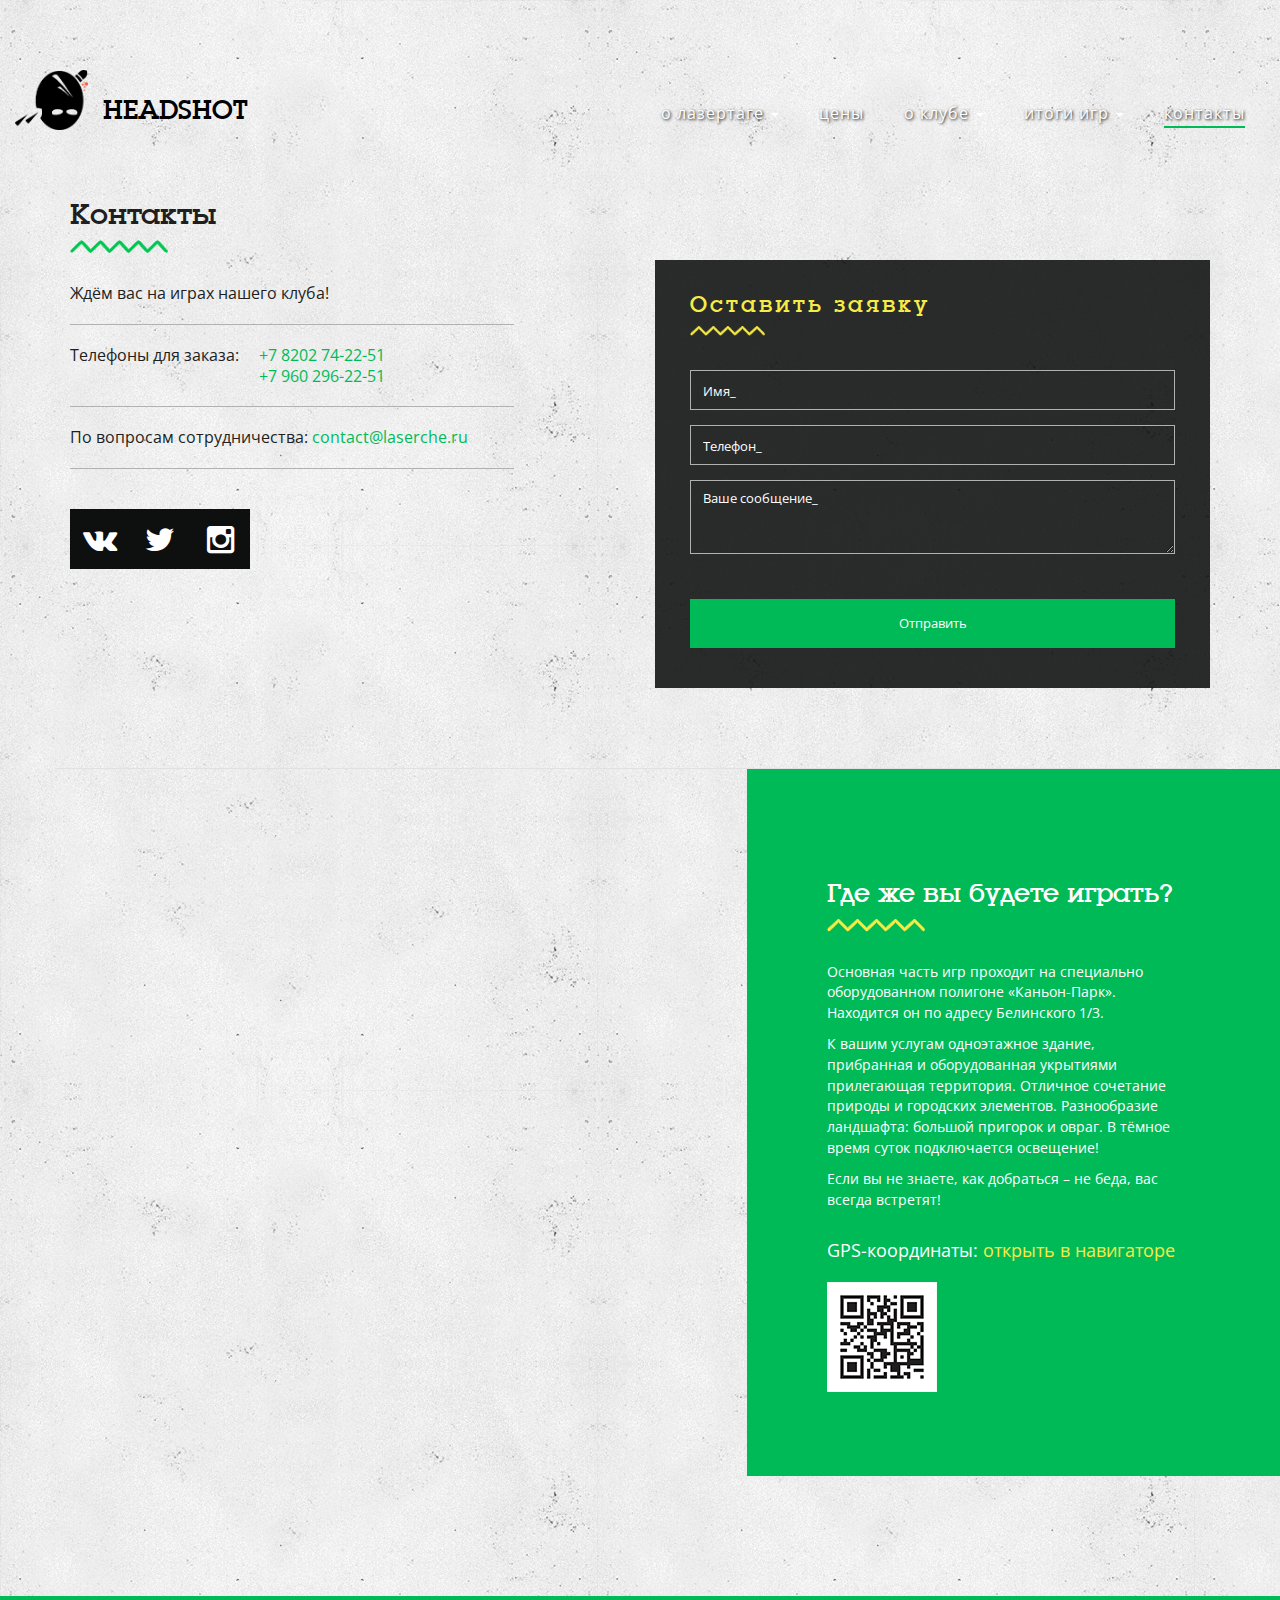
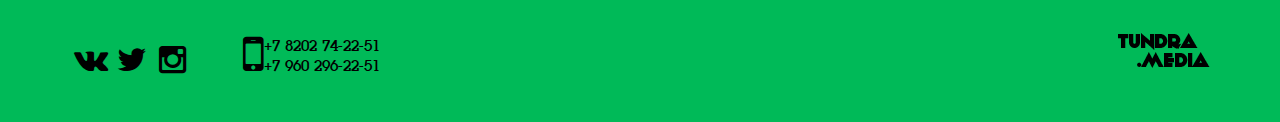
<file: contacts/index.html>
<!DOCTYPE html><html  lang="ru"><head><meta charset="utf-8"><meta name="viewport" content="width=device-width, initial-scale=1.0, maximum-scale=1.0, user-scalable=0"><title>Контакты - HEADSHOT</title><link rel="stylesheet" href="https://fonts.googleapis.com/css?family=Open+Sans:400,300&subset=latin,cyrillic"><style>.dropdown-menu.show[data-v-f46d5e53]{display:block}</style><link rel="stylesheet" href="/_nuxt/entry.C5btCP33.css" crossorigin><link rel="stylesheet" href="/_nuxt/default.LDFQFBSV.css" crossorigin><link rel="preload" as="fetch" crossorigin="anonymous" href="/contacts/_payload.json?23da6f0c-a142-4320-b01c-1fec139a7230"><link rel="modulepreload" as="script" crossorigin href="/_nuxt/BMKicV3f.js"><link rel="modulepreload" as="script" crossorigin href="/_nuxt/IR9-BnhZ.js"><link rel="modulepreload" as="script" crossorigin href="/_nuxt/C9r0w0yT.js"><link rel="modulepreload" as="script" crossorigin href="/_nuxt/Bm0IfvcE.js"><link rel="modulepreload" as="script" crossorigin href="/_nuxt/nFq8AtIp.js"><link rel="modulepreload" as="script" crossorigin href="/_nuxt/BDaawoi2.js"><link rel="preload" as="fetch" fetchpriority="low" crossorigin="anonymous" href="/_nuxt/builds/meta/23da6f0c-a142-4320-b01c-1fec139a7230.json"><link rel="prefetch" as="image" type="image/svg+xml" href="/_nuxt/glyphicons-halflings-regular.CQ3SDT_j.svg"><link rel="prefetch" as="image" type="image/svg+xml" href="/_nuxt/Luga.Bo5UbcvG.svg"><link rel="prefetch" as="image" type="image/svg+xml" href="/_nuxt/devsolution-and.DWmF8wH0.svg"><link rel="prefetch" as="image" type="image/svg+xml" href="/_nuxt/glyphicons.DQrHRcf9.svg"><link rel="prefetch" as="image" type="image/svg+xml" href="/_nuxt/fontawesome-webfont.B8UvJmn5.svg"><link rel="prefetch" as="image" type="image/svg+xml" href="/_nuxt/flaticon.CJzfw1bM.svg"><link rel="prefetch" as="image" type="image/png" href="/_nuxt/g30.CTd3zYqg.png"><link rel="prefetch" as="image" type="image/png" href="/_nuxt/g40.CMLe5dO2.png"><link rel="prefetch" as="image" type="image/png" href="/_nuxt/shadow1.duy4knYo.png"><link rel="prefetch" as="image" type="image/png" href="/_nuxt/shadow2.Bq7HYgiD.png"><link rel="prefetch" as="image" type="image/png" href="/_nuxt/shadow3.BCf5r2Mr.png"><link rel="prefetch" as="image" type="image/png" href="/_nuxt/arrowleft.BMY_6NIp.png"><link rel="prefetch" as="image" type="image/png" href="/_nuxt/arrowright.0xhhGtSl.png"><link rel="prefetch" as="image" type="image/svg+xml" href="/_nuxt/revicons.y6OUT4NX.svg"><meta name="description" content="Контакты лазертаг-клуба HEADSHOT в Череповце"><meta name="author" content="Tundra.media"><script type="module" src="/_nuxt/BMKicV3f.js" crossorigin></script></head><body><div id="__nuxt"><div class="site-container"><header class="header fullscreen-nav" data-v-f46d5e53><div class="container-fluid default" data-v-f46d5e53><div class="navbar" data-v-f46d5e53><div class="navbar-header" data-v-f46d5e53><button type="button" class="collapsed navbar-toggle" aria-label="Toggle navigation" data-v-f46d5e53><span class="icon-bar" data-v-f46d5e53></span><span class="icon-bar" data-v-f46d5e53></span><span class="icon-bar" data-v-f46d5e53></span></button><a href="/" class="navbar-brand clearfix" data-v-f46d5e53><img alt="Headshot Logo" src="/assets/img/logo.png" data-v-f46d5e53><span data-v-f46d5e53>Headshot</span></a></div><div class="navbar-collapse collapse navbar-right" data-v-f46d5e53><nav id="navigation" class="navbar-nav" data-v-f46d5e53><ul class="nav" data-v-f46d5e53><li class="" data-v-f46d5e53><a class="dropdown-toggle" href="#" aria-haspopup="true" aria-expanded="false" data-v-f46d5e53> О лазертаге <span class="caret" data-v-f46d5e53></span></a><ul class="dropdown-menu" data-v-f46d5e53><li data-v-f46d5e53><a href="/#overview" class="" data-v-f46d5e53>Что такое лазертаг</a></li><li data-v-f46d5e53><a href="/#news" class="" data-v-f46d5e53>Фото и новости</a></li><li data-v-f46d5e53><a href="/#where" class="" data-v-f46d5e53>Как нас найти</a></li></ul></li><li class="" data-v-f46d5e53><a href="/prices" class="" data-v-f46d5e53>Цены</a></li><li class="" data-v-f46d5e53><a class="dropdown-toggle" href="#" aria-haspopup="true" aria-expanded="false" data-v-f46d5e53> О клубе <span class="caret" data-v-f46d5e53></span></a><ul class="dropdown-menu" data-v-f46d5e53><li data-v-f46d5e53><a href="/about#arsenal" class="" data-v-f46d5e53>Арсенал</a></li><li data-v-f46d5e53><a href="/about#area" class="" data-v-f46d5e53>Полигон</a></li><li data-v-f46d5e53><a href="/about#scenarios" class="" data-v-f46d5e53>Сценарии</a></li></ul></li><li class="" data-v-f46d5e53><a class="dropdown-toggle" href="#" aria-haspopup="true" aria-expanded="false" data-v-f46d5e53> Итоги игр <span class="caret" data-v-f46d5e53></span></a><ul class="dropdown-menu" data-v-f46d5e53><li data-v-f46d5e53><a href="/results#top" class="" data-v-f46d5e53>Топ игроков</a></li><li data-v-f46d5e53><a href="/results#last" class="" data-v-f46d5e53>Прошедшие игры</a></li></ul></li><li class="active" data-v-f46d5e53><a aria-current="page" href="/contacts" class="router-link-active router-link-exact-active" data-v-f46d5e53>Контакты</a></li></ul></nav></div></div></div></header><div class="wrapper clearfix"><!--[--><div></div><div><section id="contact" class="padding paddv-120 remove-padding paddb"><div class="container contact-forms border-line-bottom add-padding paddb-80"><div class="row"><div class="col-md-6"><h2 class="zig style-2">Контакты</h2><p>Ждём вас на играх нашего клуба!</p><hr><p class="phones"><span>Телефоны для заказа:</span><span><a href="tel:+78202742251" title="Позвонить">+7 8202 74-22-51</a><br><a href="tel:+79602962251" title="Позвонить">+7 960 296-22-51</a></span></p><hr><p>По вопросам сотрудничества: <a href="mailto:contact@laserche.ru" title="Написать">contact@laserche.ru</a></p><hr><ul class="social"><li><a href="#" data-toggle="tooltip" data-placement="top" title="Вконтакте"><i class="fa fa-vk"></i></a></li><li><a href="#" data-toggle="tooltip" data-placement="top" title="Twitter"><i class="fa fa-twitter"></i></a></li><li><a href="#" data-toggle="tooltip" data-placement="top" title="Instagram"><i class="fa fa-instagram"></i></a></li></ul></div><div class="col-md-6"><form method="post" class="contact-form clearfix add-margin margt-80" role="form"><div class="col-md-12"><h2 class="zig style-1">Оставить заявку</h2><div class="form-group"><input value="" name="name" type="text" class="form-control" placeholder="Имя_" required></div><div class="form-group"><input value="" name="phone" type="text" class="form-control" placeholder="Телефон_" required></div><div class="form-group"><textarea name="message" class="form-control" rows="3" placeholder="Ваше сообщение_"></textarea></div></div><div class="col-md-12"><div class="form-group contact-submit"><button class="btn btn-block" type="submit">Отправить</button></div></div></form></div></div></div></section><section id="map" class="add-margin margb-120"><div class="google-maps" data-center="59.1265,37.9092" data-markers="[{&quot;lat&quot;:&quot;59.1265&quot;,&quot;lng&quot;:&quot;37.9092&quot;,&quot;icon&quot;:&quot;~/assets/img/target.png&quot;}]" data-zoom="14" data-scrollWheel="false" data-monochrome="true"></div><div class="container-fluid"><div class="row"><div class="col-md-5 col-md-offset-7" id="where"><h2 class="zig style-1">Где же вы будете играть?</h2><p>Основная часть игр проходит на специально оборудованном полигоне «Каньон-Парк». Находится он по адресу Белинского 1/3.</p><p>К вашим услугам одноэтажное здание, прибранная и оборудованная укрытиями прилегающая территория. Отличное сочетание природы и городских элементов. Разнообразие ландшафта: большой пригорок и овраг. В тёмное время суток подключается освещение!</p><p class="add-margin margb-30">Если вы не знаете, как добраться – не беда, вас всегда встретят!</p><p class="gps">GPS-координаты: <a href="#" class="text-color-2">открыть в навигаторе</a><br><br><img src="/assets/img/qr.png"></p></div></div></div></section></div><!--]--></div><footer class="default-footer"><div class="bottom"><div class="container"><div class="row"><div class="col-sm-6"><ul class="social"><li><a href="#" data-toggle="tooltip" data-placement="top" title="Вконтакте"><i class="fa fa-fw fa-2x fa-vk"></i></a></li><li><a href="#" data-toggle="tooltip" data-placement="top" title="Twitter"><i class="fa fa-fw fa-2x fa-twitter"></i></a></li><li><a href="#" data-toggle="tooltip" data-placement="top" title="Instagram"><i class="fa fa-fw fa-2x fa-instagram"></i></a></li></ul><div class="phones"><i class="fa fa-3x fa-mobile"></i><p><a href="tel:+78202742251" title="Позвонить">+7 8202 74-22-51</a><br><a href="tel:+79602962251" title="Позвонить">+7 960 296-22-51</a></p></div></div><div class="col-sm-6"><a class="creators" href="https://tundra.media" target="_blank" title="Создано в Tundra.media"></a></div></div></div></div></footer><div id="loader" class="pageload-overlay" data-opening="M 0,0 80,-10 80,60 0,70 0,0" data-closing="M 0,-10 80,-20 80,-10 0,0 0,-10"><svg xmlns="http://www.w3.org/2000/svg" width="100%" height="100%" viewBox="0 0 80 60" preserveAspectRatio="none"><path d="M 0,70 80,60 80,80 0,80 0,70"></path></svg></div></div></div><div id="teleports"></div><script type="application/json" data-nuxt-data="nuxt-app" data-ssr="true" id="__NUXT_DATA__" data-src="/contacts/_payload.json?23da6f0c-a142-4320-b01c-1fec139a7230">[{"state":1,"once":3,"_errors":4,"serverRendered":6,"path":7,"prerenderedAt":8},["Reactive",2],{},["Set"],["ShallowReactive",5],{},true,"/contacts",1763012654162]</script><script>window.__NUXT__={};window.__NUXT__.config={public:{},app:{baseURL:"/",buildId:"23da6f0c-a142-4320-b01c-1fec139a7230",buildAssetsDir:"/_nuxt/",cdnURL:""}}</script></body></html>
</file>
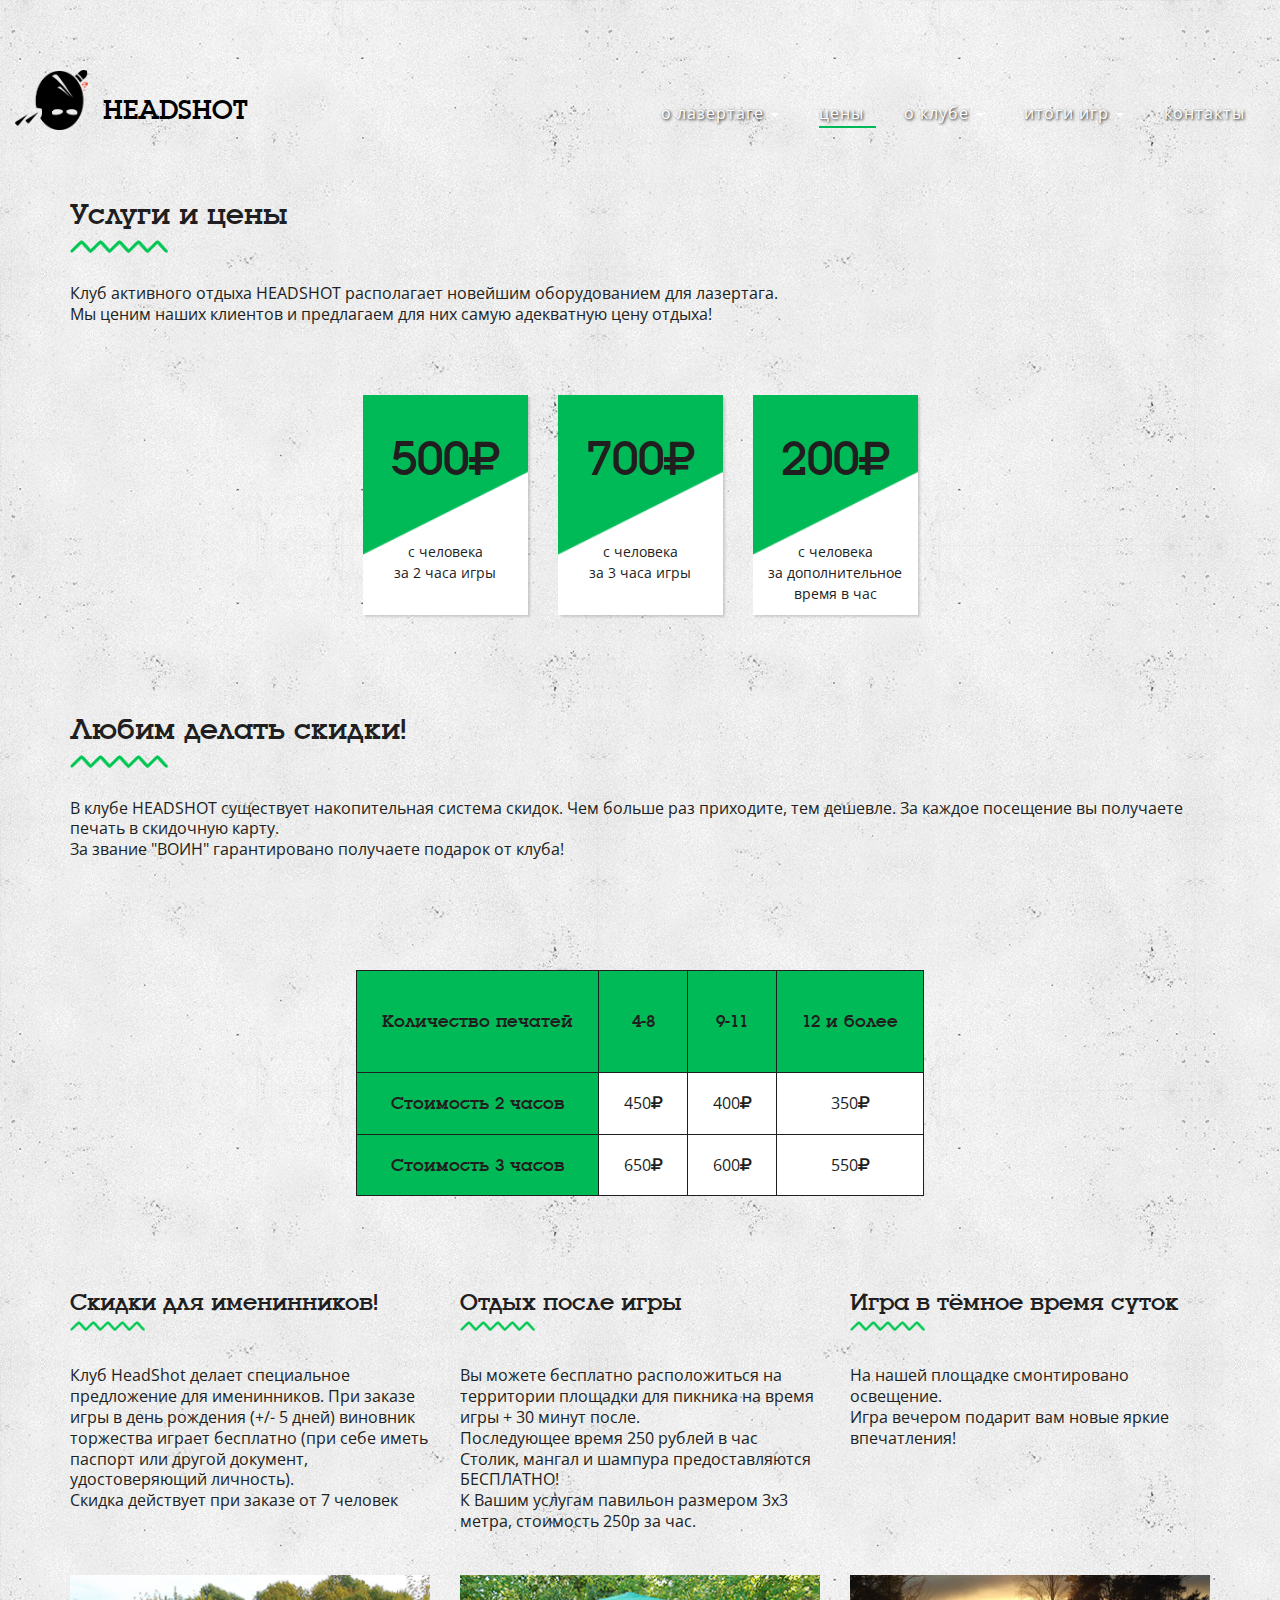
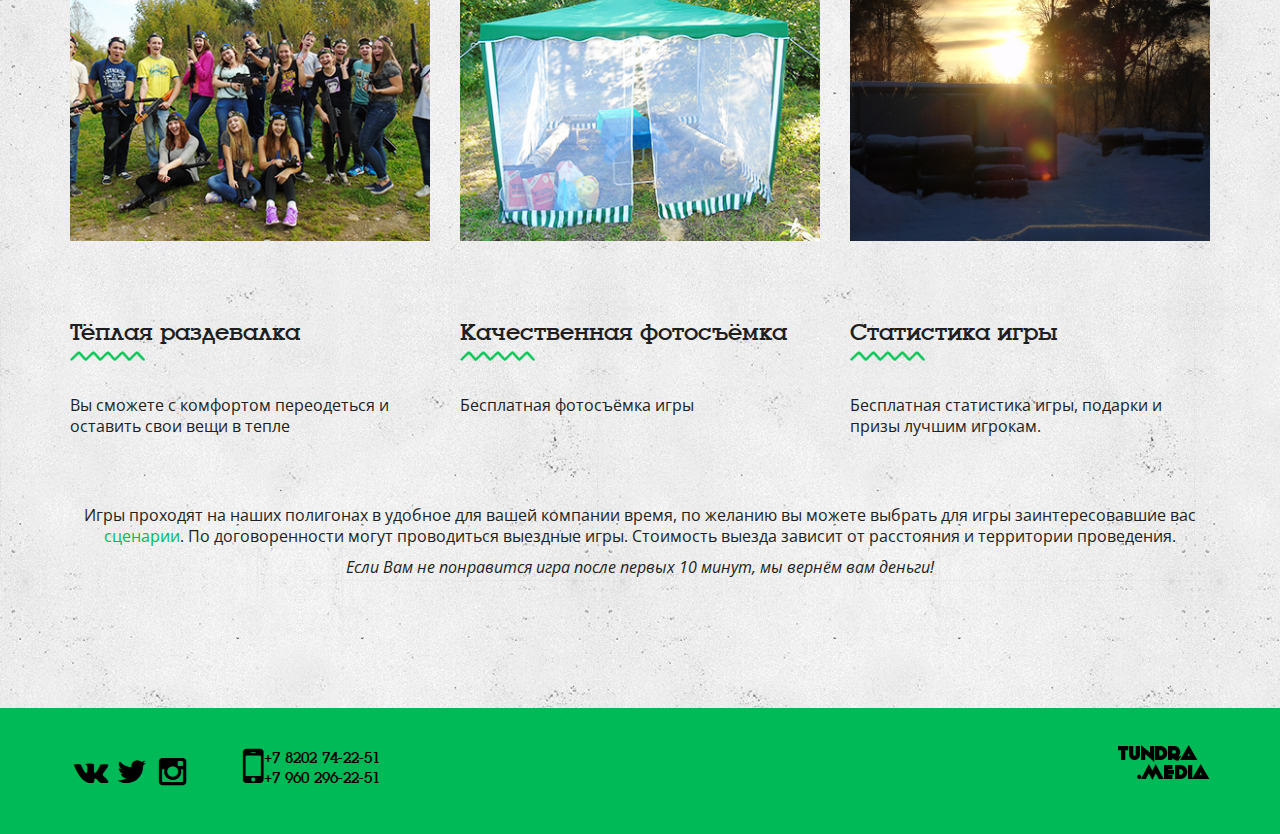
<file: prices/index.html>
<!DOCTYPE html><html  lang="ru"><head><meta charset="utf-8"><meta name="viewport" content="width=device-width, initial-scale=1.0, maximum-scale=1.0, user-scalable=0"><title>Цены - HEADSHOT</title><link rel="stylesheet" href="https://fonts.googleapis.com/css?family=Open+Sans:400,300&subset=latin,cyrillic"><style>.dropdown-menu.show[data-v-f46d5e53]{display:block}</style><link rel="stylesheet" href="/_nuxt/entry.C5btCP33.css" crossorigin><link rel="stylesheet" href="/_nuxt/default.LDFQFBSV.css" crossorigin><link rel="preload" as="fetch" crossorigin="anonymous" href="/prices/_payload.json?23da6f0c-a142-4320-b01c-1fec139a7230"><link rel="modulepreload" as="script" crossorigin href="/_nuxt/BMKicV3f.js"><link rel="modulepreload" as="script" crossorigin href="/_nuxt/IR9-BnhZ.js"><link rel="modulepreload" as="script" crossorigin href="/_nuxt/C9r0w0yT.js"><link rel="modulepreload" as="script" crossorigin href="/_nuxt/Bm0IfvcE.js"><link rel="modulepreload" as="script" crossorigin href="/_nuxt/CJP_z_-O.js"><link rel="preload" as="fetch" fetchpriority="low" crossorigin="anonymous" href="/_nuxt/builds/meta/23da6f0c-a142-4320-b01c-1fec139a7230.json"><link rel="prefetch" as="image" type="image/svg+xml" href="/_nuxt/glyphicons-halflings-regular.CQ3SDT_j.svg"><link rel="prefetch" as="image" type="image/svg+xml" href="/_nuxt/Luga.Bo5UbcvG.svg"><link rel="prefetch" as="image" type="image/svg+xml" href="/_nuxt/devsolution-and.DWmF8wH0.svg"><link rel="prefetch" as="image" type="image/svg+xml" href="/_nuxt/glyphicons.DQrHRcf9.svg"><link rel="prefetch" as="image" type="image/svg+xml" href="/_nuxt/fontawesome-webfont.B8UvJmn5.svg"><link rel="prefetch" as="image" type="image/svg+xml" href="/_nuxt/flaticon.CJzfw1bM.svg"><link rel="prefetch" as="image" type="image/png" href="/_nuxt/g30.CTd3zYqg.png"><link rel="prefetch" as="image" type="image/png" href="/_nuxt/g40.CMLe5dO2.png"><link rel="prefetch" as="image" type="image/png" href="/_nuxt/shadow1.duy4knYo.png"><link rel="prefetch" as="image" type="image/png" href="/_nuxt/shadow2.Bq7HYgiD.png"><link rel="prefetch" as="image" type="image/png" href="/_nuxt/shadow3.BCf5r2Mr.png"><link rel="prefetch" as="image" type="image/png" href="/_nuxt/arrowleft.BMY_6NIp.png"><link rel="prefetch" as="image" type="image/png" href="/_nuxt/arrowright.0xhhGtSl.png"><link rel="prefetch" as="image" type="image/svg+xml" href="/_nuxt/revicons.y6OUT4NX.svg"><meta name="description" content="Цены на игры в лазертаг-клубе HEADSHOT в Череповце"><meta name="author" content="Tundra.media"><script type="module" src="/_nuxt/BMKicV3f.js" crossorigin></script></head><body><div id="__nuxt"><div class="site-container"><header class="header fullscreen-nav" data-v-f46d5e53><div class="container-fluid default" data-v-f46d5e53><div class="navbar" data-v-f46d5e53><div class="navbar-header" data-v-f46d5e53><button type="button" class="collapsed navbar-toggle" aria-label="Toggle navigation" data-v-f46d5e53><span class="icon-bar" data-v-f46d5e53></span><span class="icon-bar" data-v-f46d5e53></span><span class="icon-bar" data-v-f46d5e53></span></button><a href="/" class="navbar-brand clearfix" data-v-f46d5e53><img alt="Headshot Logo" src="/assets/img/logo.png" data-v-f46d5e53><span data-v-f46d5e53>Headshot</span></a></div><div class="navbar-collapse collapse navbar-right" data-v-f46d5e53><nav id="navigation" class="navbar-nav" data-v-f46d5e53><ul class="nav" data-v-f46d5e53><li class="" data-v-f46d5e53><a class="dropdown-toggle" href="#" aria-haspopup="true" aria-expanded="false" data-v-f46d5e53> О лазертаге <span class="caret" data-v-f46d5e53></span></a><ul class="dropdown-menu" data-v-f46d5e53><li data-v-f46d5e53><a href="/#overview" class="" data-v-f46d5e53>Что такое лазертаг</a></li><li data-v-f46d5e53><a href="/#news" class="" data-v-f46d5e53>Фото и новости</a></li><li data-v-f46d5e53><a href="/#where" class="" data-v-f46d5e53>Как нас найти</a></li></ul></li><li class="active" data-v-f46d5e53><a aria-current="page" href="/prices" class="router-link-active router-link-exact-active" data-v-f46d5e53>Цены</a></li><li class="" data-v-f46d5e53><a class="dropdown-toggle" href="#" aria-haspopup="true" aria-expanded="false" data-v-f46d5e53> О клубе <span class="caret" data-v-f46d5e53></span></a><ul class="dropdown-menu" data-v-f46d5e53><li data-v-f46d5e53><a href="/about#arsenal" class="" data-v-f46d5e53>Арсенал</a></li><li data-v-f46d5e53><a href="/about#area" class="" data-v-f46d5e53>Полигон</a></li><li data-v-f46d5e53><a href="/about#scenarios" class="" data-v-f46d5e53>Сценарии</a></li></ul></li><li class="" data-v-f46d5e53><a class="dropdown-toggle" href="#" aria-haspopup="true" aria-expanded="false" data-v-f46d5e53> Итоги игр <span class="caret" data-v-f46d5e53></span></a><ul class="dropdown-menu" data-v-f46d5e53><li data-v-f46d5e53><a href="/results#top" class="" data-v-f46d5e53>Топ игроков</a></li><li data-v-f46d5e53><a href="/results#last" class="" data-v-f46d5e53>Прошедшие игры</a></li></ul></li><li class="" data-v-f46d5e53><a href="/contacts" class="" data-v-f46d5e53>Контакты</a></li></ul></nav></div></div></div></header><div class="wrapper clearfix"><!--[--><div></div><div><section id="prices" class="padding paddv-120"><div class="container"><h2 class="zig style-2">Услуги и цены</h2><div class="row add-margin margb-60"><div class="col-md-12"><p> Клуб активного отдыха HEADSHOT располагает новейшим оборудованием для лазертага.<br> Мы ценим наших клиентов и предлагаем для них самую адекватную цену отдыха! </p></div></div><div class="row add-margin margb-60"><div class="col-sm-4 col-lg-2 col-lg-offset-3"><div class="box-price"><h3>500<i class="fa fa-ruble"></i></h3><p>с человека<br> за 2 часа игры</p></div></div><div class="col-sm-4 col-lg-2"><div class="box-price"><h3>700<i class="fa fa-ruble"></i></h3><p>с человека<br> за 3 часа игры</p></div></div><div class="col-sm-4 col-lg-2"><div class="box-price"><h3>200<i class="fa fa-ruble"></i></h3><p>с человека<br> за дополнительное<br> время в час</p></div></div></div><h2 class="zig style-2">Любим делать скидки!</h2><div class="row add-margin margb-60"><div class="col-md-12"><p>В клубе HEADSHOT существует накопительная система скидок. Чем больше раз приходите, тем дешевле. За каждое посещение вы получаете печать в скидочную карту.<br> За звание &quot;ВОИН&quot; гарантировано получаете подарок от клуба! </p></div></div><div class="row add-margin margb-60"><div class="col-md-12 text-center"><table id="table-style-one" class="table-style-one"><thead class="table-heading"><tr><th>Количество печатей</th><th>4-8</th><th>9-11</th><th>12 и более</th></tr></thead><tbody><tr><td class="title">Стоимость 2 часов</td><td>450<i class="fa fa-ruble"></i></td><td>400<i class="fa fa-ruble"></i></td><td>350<i class="fa fa-ruble"></i></td></tr><tr><td class="title">Стоимость 3 часов</td><td>650<i class="fa fa-ruble"></i></td><td>600<i class="fa fa-ruble"></i></td><td>550<i class="fa fa-ruble"></i></td></tr></tbody></table></div></div><div class="row"><div class="col-md-4"><h3 class="zig style-2">Скидки для именинников!</h3><p class="min-height height-200">Клуб HeadShot делает специальное предложение для именинников. При заказе игры в день рождения (+/- 5 дней) виновник торжества играет бесплатно (при себе иметь паспорт или другой документ, удостоверяющий личность).<br> Скидка действует при заказе от 7 человек </p><img src="/assets/img/prices-01.jpg" alt="" class="img-responsive img-center add-margin margb-80"><h3 class="zig style-2">Тёплая раздевалка</h3><p class="min-height height-100">Вы сможете с комфортом переодеться и оставить свои вещи в тепле</p></div><div class="col-md-4"><h3 class="zig style-2">Отдых после игры</h3><p class="min-height height-200">Вы можете бесплатно расположиться на территории площадки для пикника на время игры + 30 минут после.<br> Последующее время 250 рублей в час<br> Столик, мангал и шампура предоставляются БЕСПЛАТНО!<br> К Вашим услугам павильон размером 3х3 метра, стоимость 250р за час. </p><img src="/assets/img/prices-02.jpg" alt="" class="img-responsive img-center add-margin margb-80"><h3 class="zig style-2">Качественная фотосъёмка</h3><p class="min-height height-100">Бесплатная фотосъёмка игры</p></div><div class="col-md-4"><h3 class="zig style-2">Игра в тёмное время суток</h3><p class="min-height height-200">На нашей площадке смонтировано освещение.<br> Игра вечером подарит вам новые яркие впечатления! </p><img src="/assets/img/prices-03.jpg" alt="" class="img-responsive img-center add-margin margb-80"><h3 class="zig style-2">Статистика игры</h3><p class="min-height height-100">Бесплатная статистика игры, подарки и призы лучшим игрокам.</p></div></div><div class="row"><div class="col-md-12"><p class="text-center">Игры проходят на наших полигонах в удобное для вашей компании время, по желанию вы можете выбрать для игры заинтересовавшие вас <a href="/about#scenarios" class="" title="Узнать подробнее">сценарии</a>. По договоренности могут проводиться выездные игры. Стоимость выезда зависит от расстояния и территории проведения.</p><p class="text-center text-italic"><i>Если Вам не понравится игра после первых 10 минут, мы вернём вам деньги!</i></p></div></div></div></section></div><!--]--></div><footer class="default-footer"><div class="bottom"><div class="container"><div class="row"><div class="col-sm-6"><ul class="social"><li><a href="#" data-toggle="tooltip" data-placement="top" title="Вконтакте"><i class="fa fa-fw fa-2x fa-vk"></i></a></li><li><a href="#" data-toggle="tooltip" data-placement="top" title="Twitter"><i class="fa fa-fw fa-2x fa-twitter"></i></a></li><li><a href="#" data-toggle="tooltip" data-placement="top" title="Instagram"><i class="fa fa-fw fa-2x fa-instagram"></i></a></li></ul><div class="phones"><i class="fa fa-3x fa-mobile"></i><p><a href="tel:+78202742251" title="Позвонить">+7 8202 74-22-51</a><br><a href="tel:+79602962251" title="Позвонить">+7 960 296-22-51</a></p></div></div><div class="col-sm-6"><a class="creators" href="https://tundra.media" target="_blank" title="Создано в Tundra.media"></a></div></div></div></div></footer><div id="loader" class="pageload-overlay" data-opening="M 0,0 80,-10 80,60 0,70 0,0" data-closing="M 0,-10 80,-20 80,-10 0,0 0,-10"><svg xmlns="http://www.w3.org/2000/svg" width="100%" height="100%" viewBox="0 0 80 60" preserveAspectRatio="none"><path d="M 0,70 80,60 80,80 0,80 0,70"></path></svg></div></div></div><div id="teleports"></div><script type="application/json" data-nuxt-data="nuxt-app" data-ssr="true" id="__NUXT_DATA__" data-src="/prices/_payload.json?23da6f0c-a142-4320-b01c-1fec139a7230">[{"state":1,"once":3,"_errors":4,"serverRendered":6,"path":7,"prerenderedAt":8},["Reactive",2],{},["Set"],["ShallowReactive",5],{},true,"/prices",1763012654162]</script><script>window.__NUXT__={};window.__NUXT__.config={public:{},app:{baseURL:"/",buildId:"23da6f0c-a142-4320-b01c-1fec139a7230",buildAssetsDir:"/_nuxt/",cdnURL:""}}</script></body></html>
</file>
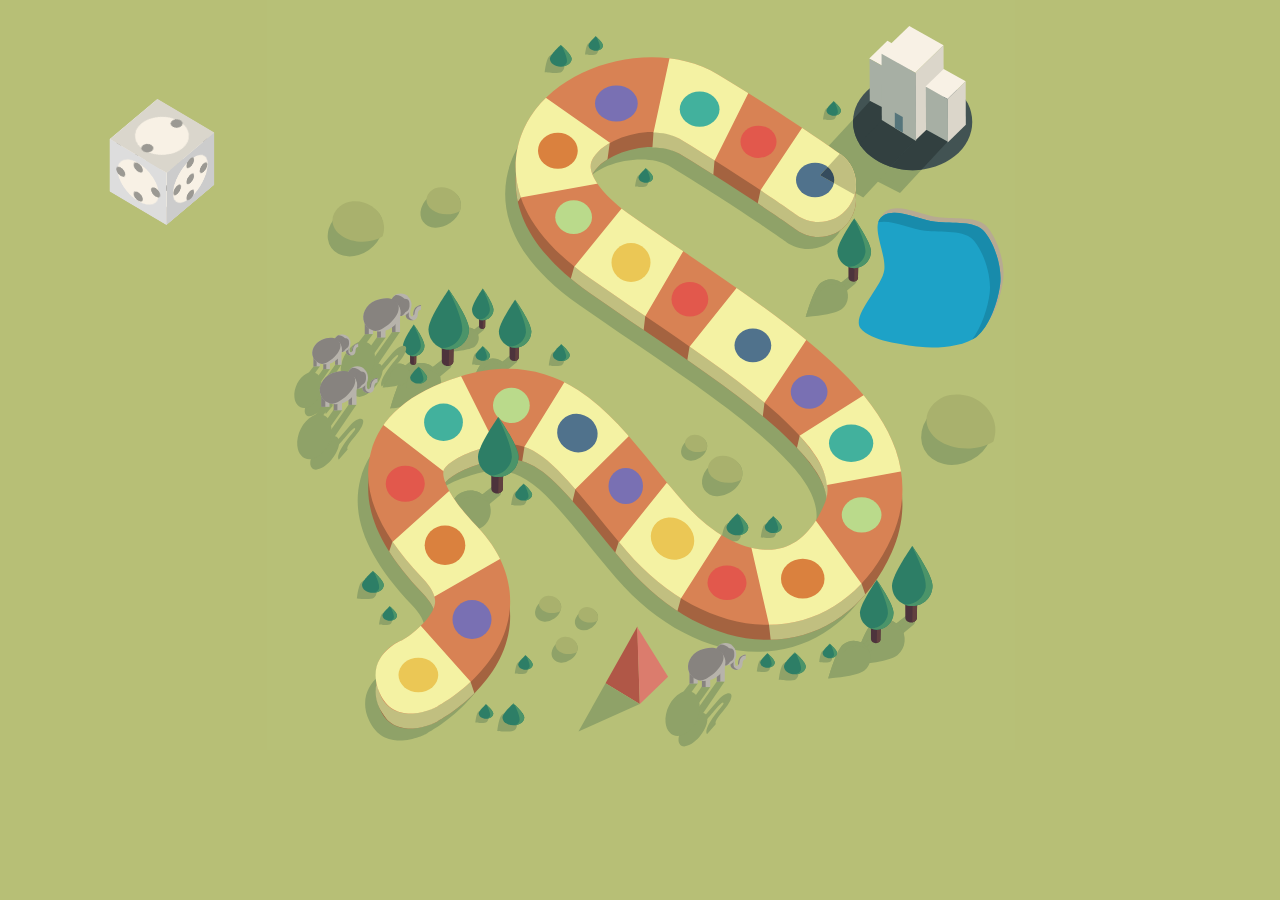
<file: assets/plugins/snapsvg/demos/animated-game/index.html>
<!doctype html>
<html lang="en">

	<head>
		<meta charset="utf-8">
	    <meta name="copyright" content="Copyright © 2013 Adobe Systems Incorporated. All rights reserved.

	 Licensed under the Apache License, Version 2.0 (the “License”);
	 you may not use this file except in compliance with the License.
	 You may obtain a copy of the License at

	 http://www.apache.org/licenses/LICENSE-2.0

	 Unless required by applicable law or agreed to in writing, software
	 distributed under the License is distributed on an “AS IS” BASIS,
	 WITHOUT WARRANTIES OR CONDITIONS OF ANY KIND, either express or implied.
	 See the License for the specific language governing permissions and
	 limitations under the License.">
	
		<title>illustration</title>
		<style>
			body{
				margin: 0;
				padding: 0;
				background: #b7bf76;
				overflow: hidden;
			}
			
			svg{
				display: block;
				margin: auto;
				-webkit-transform-origin: top center;
				-webkit-transform: scale(1.5);
				-moz-transform-origin: top center;
				-moz-transform: scale(1.5);
			}
			
			.hit-area{
				cursor: pointer;
			}
			
			.face .mouth{
				-webkit-transform-origin: 0px 4px;
				-webkit-transition: -webkit-transform .4s;
				-webkit-transform: scale(1, 0);
				-moz-transform-origin: 0px 4px;
				-moz-transition: -webkit-transform .4s;
				-moz-transform: scale(1, 0);
			}
			
			.face .eye.right{
				-webkit-transform-origin: 8px -4px;
				-moz-transform-origin: 8px -4px;
			}
			
			.face .eye.left{
				-webkit-transform-origin: -8px -4px;
				-moz-transform-origin: -8px -4px;
			}
			
			.face .eye{
				-webkit-transition: -webkit-transform .2s;
				-webkit-transform: scale(1, 0);
				-moz-transition: -webkit-transform .2s;
				-moz-transform: scale(1, 0);
			}
			
			@-webkit-keyframes breeze{
				0% {
					-webkit-transform: rotate(0deg);
				}
				50% {
					-webkit-transform: rotate(10deg);
				}
				100% {
					-webkit-transform: rotate(0deg);
				}
			}
			
			@-moz-keyframes breeze{
				0% {
					-moz-transform: rotate(0deg);
				}
				50% {
					-moz-transform: rotate(10deg);
				}
				100% {
					-moz-transform: rotate(0deg);
				}
			}
			
			@-webkit-keyframes blink{
				0% {
					-webkit-transform: scale(1, 0);
				}
				10% {
					-webkit-transform: scale(1, 1);
				}
				90% {
					-webkit-transform: scale(1, 1);
				}
				100% {
					-webkit-transform: scale(1, 0);
				}
			}
			
			@-moz-keyframes blink{
				0% {
					-moz-transform: scale(1, 0);
				}
				10% {
					-moz-transform: scale(1, 1);
				}
				90% {
					-moz-transform: scale(1, 1);
				}
				100% {
					-moz-transform: scale(1, 0);
				}
			}
			
			@-webkit-keyframes talk{
				0% {
					-webkit-transform: scale(1, 0);
				}
				50% {
					-webkit-transform: scale(1, 1);
				}
				100% {
					-webkit-transform: scale(1, 0);
				}
			}
			
			@-moz-keyframes talk{
				0% {
					-moz-transform: scale(1, 0);
				}
				50% {
					-moz-transform: scale(1, 1);
				}
				100% {
					-moz-transform: scale(1, 0);
				}
			}
			
			.tree{
				-webkit-transform-origin: 50% 100%;
				-webkit-animation: breeze 2s ease-out infinite;
				-moz-transform-origin: 50% bottom;
				/*-moz-animation: breeze 2s ease-out infinite;*/
			}
			
			.tree .face.animating .eye{
				-webkit-transform: scale(1, 1);
				-moz-transform: scale(1, 1);
			}
			
			.face.animating .eye{
				-webkit-animation: blink 5s infinite;
				-moz-animation: blink 5s infinite;
			}
			
			.face.animating .mouth{
				-webkit-animation: talk 1s infinite;
				-moz-animation: talk 1s infinite;
			}
			
			#cube-hitarea{
				position: absolute;
				top: 100px;
				left: 100px;
				width: 125px;
				height: 125px;	
				cursor: pointer;		
			}
			
			#cube{
				position: absolute;
				left: 25px;
				top: 25px;
				width: 74px;
				height: 74px;
				z-index: 100;
				backface-visibility: visible;
				pointer-events: none;
				-webkit-transform-style: preserve-3d;
				-webkit-transform-origin: center center;
				-webkit-backface-visibility: visible;
				-webkit-transform: rotateX(-45deg) rotateY(50deg);
				-webkit-transition: -webkit-transform 1s;
				-moz-transform-style: preserve-3d;
				-moz-transform-origin: center center;
				-moz-backface-visibility: visible;
				-moz-transform: rotateX(-45deg) rotateY(50deg);
				-moz-transition: -moz-transform 1s;
			}
			
			.side{
				position: absolute;
				top: 0;
				left: 0;
				width: 74px;
				height: 74px;
				pointer-events: none;
				backface-visibility: visible;
				-webkit-transform-origin: center center;
				-webkit-backface-visibility: visible;
				-moz-transform-origin: center center;
				-moz-backface-visibility: visible;
			}
			
			.side *{
				pointer-events: none;
			}
			
			#cube .side:nth-child(1) {
				-webkit-transform: translateY(37px) rotateX(90deg);
				-moz-transform: translateY(37px) rotateX(90deg);
			}
			
			#cube .side:nth-child(2) {
				-webkit-transform: translateY(-37px) rotateX(-90deg);
				-moz-transform: translateY(-37px) rotateX(-90deg);
				
			}
		
			#cube .side:nth-child(3) {				
				-webkit-transform: translateX(37px) rotateY(-90deg);
				-moz-transform: translateX(37px) rotateY(-90deg);
				
			}
			
			#cube .side:nth-child(4) {				
				-webkit-transform: translateX(-37px) rotateY(-90deg);
				-moz-transform: translateX(-37px) rotateY(-90deg);
			}
			
			#cube .side:nth-child(5) {	
				-webkit-transform: translateZ(37px) rotateZ(90deg);
				-moz-transform: translateZ(37px) rotateZ(90deg);
			}
			
			#cube .side:nth-child(6) {			
				-webkit-transform: translateZ(-37px) rotateZ(0deg);
				-moz-transform: translateZ(-37px) rotateZ(0deg);
			}
		
		</style>
	</head>
	<body>
		<svg version="1.1" xmlns="http://www.w3.org/2000/svg" xmlns:xlink="http://www.w3.org/1999/xlink" x="0px" y="0px" width="500px"
			 height="500px" viewBox="0 0 500 500" enable-background="new 0 0 500 500" xml:space="preserve">
		
		<g id="Layer_1">
			<rect x="1.103" y="-3.397" fill="#B7C077" width="498.897" height="503.397"/>
			<polygon fill="#8FA268" points="418.781,75.171 403.456,67.284 371.524,101.763 386.849,109.65 	"/>
			<polygon fill="#8FA268" points="455.281,94.171 439.956,86.284 408.024,120.763 423.349,128.65 	"/>
			<g>
				<path fill="#8FA268" d="M307.422,349.64c2.285-1.785,5.976-0.877,8.245,2.027s2.255,6.705-0.03,8.49
					c-2.285,1.785-11.397,0.436-11.397,0.436S305.137,351.425,307.422,349.64z"/>
				<path fill="#2D7E66" d="M322.176,351.605c0,2.9-3.246,5.25-7.25,5.25s-7.25-2.35-7.25-5.25c0-2.899,7.25-9.25,7.25-9.25
					S322.176,348.706,322.176,351.605z"/>
				<g>
					<path fill="#4B9469" d="M315.638,343c0.56,1.102,4.291,8.604,3.316,11.104c-0.551,1.413-1.879,2.357-3.551,2.734
						c3.781-0.179,6.774-2.45,6.774-5.233C322.176,349.266,317.461,344.685,315.638,343z"/>
					<path fill="#4B9469" d="M315.501,342.874c-0.351-0.322-0.574-0.518-0.574-0.518s-0.585,0.515-1.411,1.303
						C314.567,343.22,315.325,342.938,315.501,342.874z"/>
				</g>
			</g>
			<path fill="#B7AA92" d="M448.987,144.849c11.418,1.436,26.354-1.275,32.959,6.957c6.697,8.347,11.56,23.593,10.135,34.927
				c-1.426,11.333-7.266,28.424-15.822,34.852c-8.438,6.34-26.34,8.047-37.757,6.611c-11.418-1.436-32.753-3.982-39.358-12.215
				c-6.697-8.347,14.278-27.631,15.704-38.964c1.426-11.333-9.795-29.455-1.239-35.883
				C422.048,134.793,437.569,143.412,448.987,144.849z"/>
			<path fill="#1DA2C7" d="M446.987,147.849c11.418,1.436,26.354-1.275,32.959,6.957c6.697,8.347,11.56,23.593,10.135,34.927
				c-1.426,11.333-7.266,28.424-15.822,34.852c-8.438,6.34-26.34,8.047-37.757,6.611c-11.418-1.436-32.753-3.982-39.358-12.215
				c-6.697-8.347,14.278-27.631,15.704-38.964c1.426-11.333-9.795-29.455-1.239-35.883
				C420.048,137.793,435.569,146.412,446.987,147.849z"/>
			<path fill="#188BAB" d="M479.946,154.806c-6.605-8.232-21.542-5.521-32.959-6.957c-11.418-1.436-26.939-10.056-35.378-3.716
				c-1.42,1.067-2.287,2.462-2.765,4.089c8.765-2.002,21.436,4.406,31.143,5.627c11.418,1.436,26.354-1.275,32.959,6.957
				c6.697,8.347,11.56,23.593,10.135,34.927c-1.176,9.346-5.356,22.603-11.584,30.571c0.994-0.534,1.935-1.098,2.762-1.719
				c8.556-6.428,14.396-23.519,15.822-34.852C491.507,178.399,486.644,163.153,479.946,154.806z"/>
			<g>
				<path fill="#8FA268" d="M141.244,332.65l5.092,6.17l9.996-8.312c0.023-0.018,0.05-0.027,0.072-0.046
					c1.341-1.106,1.322-3.343-0.042-4.995s-3.556-2.095-4.896-0.988C151.261,324.648,141.244,332.65,141.244,332.65z"/>
				<path fill="#8FA268" d="M143.154,334.964l12.684-10.036c-1.354-1.194-3.192-1.423-4.372-0.449
					c-0.205,0.169-10.222,8.171-10.222,8.171L143.154,334.964z"/>
				<path fill="#8FA268" d="M128.41,330.061c5.75-4.746,14.259-3.932,19.005,1.819c4.746,5.75,3.932,14.259-1.819,19.005
					c-5.75,4.746-29.031,6.456-29.031,6.456S122.66,334.807,128.41,330.061z"/>
				<path fill="#8FA268" d="M116.565,357.341c0,0,0.07-0.005,0.176-0.014c1.86-4.138,9.678-20.974,15.261-24.357
					c6.072-3.679,13.88-1.998,17.949,3.676c-0.5-1.695-1.341-3.319-2.536-4.767c-4.746-5.75-13.255-6.565-19.005-1.819
					C122.66,334.807,116.565,357.341,116.565,357.341z"/>
			</g>
			<g>
				<g>
					<path fill="#8FA268" d="M137.623,221.277l2.694,3.265l5.289-4.398c0.012-0.009,0.026-0.015,0.038-0.024
						c0.709-0.585,0.699-1.769-0.022-2.643c-0.722-0.874-1.881-1.108-2.591-0.523C142.923,217.043,137.623,221.277,137.623,221.277z"
						/>
					<path fill="#8FA268" d="M138.633,222.501l6.711-5.31c-0.716-0.632-1.689-0.753-2.313-0.238c-0.108,0.089-5.408,4.324-5.408,4.324
						L138.633,222.501z"/>
					<path fill="#8FA268" d="M130.832,219.907c3.043-2.511,7.545-2.08,10.056,0.962c2.511,3.043,2.08,7.545-0.962,10.056
						c-3.043,2.511-15.361,3.416-15.361,3.416S127.79,222.418,130.832,219.907z"/>
					<path fill="#8FA268" d="M124.565,234.341c0,0,0.037-0.003,0.093-0.007c0.984-2.189,5.121-11.098,8.075-12.887
						c3.213-1.946,7.344-1.057,9.497,1.945c-0.264-0.897-0.709-1.756-1.342-2.522c-2.511-3.043-7.013-3.473-10.056-0.962
						C127.79,222.418,124.565,234.341,124.565,234.341z"/>
				</g>
				<g id="tree_2_" class="tree">
					<path fill="#4D333C" d="M146.93,210.747h-4.233l0.025,6.878c-0.001,0.015-0.006,0.03-0.006,0.045c0,0.92,0.919,1.665,2.052,1.665
						s2.052-0.746,2.052-1.665C146.821,217.53,146.93,210.747,146.93,210.747z"/>
					<path fill="#61403F" d="M145.342,210.747l-0.176,8.556c0.943-0.15,1.656-0.823,1.656-1.633c0-0.141,0.108-6.923,0.108-6.923
						H145.342z"/>
					<path fill="#2D7E66" d="M152.309,206.382c0,3.945-3.198,7.143-7.143,7.143c-3.945,0-7.143-3.198-7.143-7.143
						s7.143-14.021,7.143-14.021S152.309,202.437,152.309,206.382z"/>
					<path fill="#4B9469" d="M145.166,192.361c0,0-0.022,0.031-0.054,0.076c1.062,2.153,5.3,11.013,4.799,14.431
						c-0.544,3.717-3.86,6.337-7.545,6.086c0.86,0.367,1.806,0.571,2.8,0.571c3.945,0,7.143-3.198,7.143-7.143
						C152.309,202.437,145.166,192.361,145.166,192.361z"/>
				</g>
			</g>
			<g>
				<g>
					<path fill="#8FA268" d="M155.331,243.566l4.078,4.942l8.006-6.657c0.018-0.014,0.04-0.022,0.058-0.037
						c1.074-0.886,1.059-2.677-0.034-4.001c-1.092-1.323-2.848-1.678-3.922-0.792C163.354,237.157,155.331,243.566,155.331,243.566z"
						/>
					<path fill="#8FA268" d="M156.86,245.419l10.159-8.038c-1.084-0.957-2.556-1.139-3.501-0.36c-0.164,0.135-8.187,6.545-8.187,6.545
						L156.86,245.419z"/>
					<path fill="#8FA268" d="M145.052,241.492c4.606-3.801,11.42-3.149,15.221,1.457c3.801,4.606,3.149,11.42-1.457,15.221
						c-4.606,3.801-23.252,5.171-23.252,5.171S140.446,245.293,145.052,241.492z"/>
					<path fill="#8FA268" d="M135.565,263.341c0,0,0.056-0.004,0.141-0.011c1.489-3.314,7.751-16.799,12.223-19.508
						c4.863-2.946,11.117-1.6,14.376,2.944c-0.4-1.357-1.074-2.658-2.031-3.818c-3.801-4.606-10.616-5.258-15.221-1.457
						C140.446,245.293,135.565,263.341,135.565,263.341z"/>
				</g>
				<g id="tree_3_" class="tree">
					<path fill="#4D333C" d="M169.418,227.627h-6.407l0.039,10.412c-0.001,0.023-0.008,0.045-0.008,0.068
						c0,1.392,1.391,2.521,3.107,2.521s3.107-1.129,3.107-2.521C169.255,237.895,169.418,227.627,169.418,227.627z"/>
					<path fill="#61403F" d="M167.015,227.627l-0.267,12.951c1.428-0.227,2.506-1.246,2.506-2.471c0-0.213,0.164-10.48,0.164-10.48
						H167.015z"/>
					<path fill="#2D7E66" d="M177.561,221.02c0,5.971-4.841,10.812-10.812,10.812c-5.971,0-10.812-4.841-10.812-10.812
						s10.812-21.224,10.812-21.224S177.561,215.049,177.561,221.02z"/>
					<path fill="#4B9469" d="M166.749,199.796c0,0-0.033,0.046-0.081,0.116c1.608,3.258,8.022,16.671,7.265,21.844
						c-0.823,5.626-5.842,9.592-11.421,9.213c1.302,0.555,2.733,0.864,4.238,0.864c5.971,0,10.812-4.841,10.812-10.812
						C177.561,215.048,166.749,199.796,166.749,199.796z"/>
				</g>
			</g>
			<g>
				<g>
					<path fill="#8FA268" d="M108.244,247.65l5.092,6.17l9.996-8.312c0.023-0.018,0.05-0.027,0.072-0.046
						c1.341-1.106,1.322-3.343-0.042-4.995s-3.556-2.095-4.896-0.988C118.261,239.648,108.244,247.65,108.244,247.65z"/>
					<path fill="#8FA268" d="M110.154,249.964l12.684-10.036c-1.354-1.194-3.192-1.423-4.372-0.449
						c-0.205,0.169-10.222,8.171-10.222,8.171L110.154,249.964z"/>
					<path fill="#8FA268" d="M95.41,245.061c5.75-4.746,14.259-3.932,19.005,1.819c4.746,5.75,3.932,14.259-1.819,19.005
						c-5.75,4.746-29.031,6.456-29.031,6.456S89.66,249.807,95.41,245.061z"/>
					<path fill="#8FA268" d="M83.565,272.341c0,0,0.07-0.005,0.176-0.014c1.86-4.138,9.678-20.974,15.262-24.357
						c6.072-3.679,13.88-1.998,17.949,3.676c-0.5-1.695-1.341-3.319-2.536-4.767c-4.746-5.75-13.255-6.565-19.005-1.819
						C89.66,249.807,83.565,272.341,83.565,272.341z"/>
				</g>
				<g id="tree" class="tree">
					<path fill="#4D333C" d="M125.833,227.75h-8l0.048,13c-0.001,0.029-0.011,0.056-0.011,0.085c0,1.738,1.737,3.147,3.879,3.147
						s3.879-1.409,3.879-3.147C125.629,240.569,125.833,227.75,125.833,227.75z"/>
					<path fill="#61403F" d="M122.833,227.75l-0.333,16.171c1.783-0.284,3.129-1.556,3.129-3.086c0-0.266,0.204-13.085,0.204-13.085
						H122.833z"/>
					<path fill="#2D7E66" d="M136,219.5c0,7.456-6.044,13.5-13.5,13.5s-13.5-6.044-13.5-13.5s13.5-26.5,13.5-26.5
						S136,212.044,136,219.5z"/>
					<path fill="#4B9469" d="M122.5,193c0,0-0.041,0.058-0.101,0.144c2.008,4.068,10.016,20.815,9.071,27.274
						c-1.028,7.025-7.295,11.977-14.26,11.503c1.625,0.693,3.413,1.078,5.291,1.078c7.456,0,13.5-6.044,13.5-13.5
						C136,212.044,122.5,193,122.5,193z"/>
				</g>
			</g>
			<g>
				<path fill="#8FA268" d="M107.995,488.935c0,0-27.495,15.065-38.495-8.435s14.505-35.435,14.505-35.435l-0.12,0.066
					c8.25-4.635,21.086-15.728,22.441-24.818c0.706-4.742-2.117-10.473-8.392-17.033c-29.661-31.009-40.896-58.425-34.35-83.813
					c5.938-23.025,25.774-39.959,58.958-50.329c29.623-9.256,55.577-6.308,79.346,9.018c19.332,12.465,34.375,31.005,51.794,52.473
					c5.819,7.172,11.837,14.588,18.272,22.071c19.028,22.127,42.605,34.183,61.514,31.455c13.414-1.932,24.096-11.502,31.747-28.444
					c9.5-21.035-10.042-41.312-19.434-51.055c-23.146-24.015-60.765-49.642-100.592-76.773c-11.578-7.887-23.55-16.042-35.499-24.381
					c-70.021-48.869-47.963-94.971-39.535-107.937c24.343-37.448,86.145-51.298,124.771-27.962
					c48.298,29.18,80.323,52.135,81.663,53.098c11.212,8.058,13.768,23.68,5.71,34.891c-8.059,11.21-23.676,13.767-34.889,5.712l0,0
					c-0.312-0.225-31.873-22.831-78.34-50.905c-14.191-8.572-46.646-3.502-56.994,12.417c-2.279,3.506-2.561,6.683-0.974,10.966
					c1.817,4.903,7.769,15.154,27.204,28.718c11.716,8.177,23.57,16.252,35.033,24.061c42.021,28.626,81.712,55.665,108.441,83.397
					c15.897,16.493,26.271,32.227,31.712,48.098c6.755,19.703,5.844,39.296-2.71,58.235c-14.717,32.586-39.643,52.955-70.188,57.354
					c-4.11,0.592-8.272,0.884-12.457,0.884c-32.675,0.002-67.042-17.771-94.094-49.228c-6.902-8.025-13.149-15.725-19.19-23.17
					c-33.405-41.169-46.527-54.919-77.399-45.269c-18.515,5.786-24.713,12.207-25.456,15.09c-1.033,4.008,2.451,16.261,22.065,36.768
					c21.94,22.938,23.89,44.913,21.661,59.309C150.006,464.983,112.278,486.592,107.995,488.935z"/>
			</g>
			<polygon fill="#8FA268" points="444.031,82.921 421.206,70.034 376.024,118.763 398.849,131.65 	"/>
			<ellipse fill="#425353" cx="431.75" cy="81.25" rx="39.75" ry="32.25"/>
			<g>
				<path fill="#A46340" d="M114.994,480.935c0,0-29.994,15.565-38.994-9.935s15.006-33.935,15.006-33.935l-0.122,0.065
					c8.25-4.634,21.087-15.728,22.441-24.818c0.706-4.74-2.116-10.472-8.391-17.031c-29.663-31.01-40.897-58.425-34.35-83.815
					c5.938-23.025,25.775-39.956,58.959-50.328c29.623-9.255,55.578-6.306,79.344,9.019c19.334,12.463,34.375,31.003,51.794,52.472
					c5.821,7.172,11.837,14.588,18.271,22.072c19.032,22.125,42.604,34.183,61.516,31.456c13.416-1.935,24.097-11.503,31.747-28.447
					c3.084-6.828,9.5-21.034-19.435-51.053c-23.146-24.016-60.763-49.644-100.591-76.775c-11.578-7.884-23.55-16.041-35.5-24.381
					c-70.019-48.869-47.962-94.972-39.534-107.938c24.345-37.447,86.149-51.296,124.771-27.959
					c48.297,29.178,80.322,52.134,81.663,53.097c11.212,8.059,13.769,23.678,5.709,34.891c-8.059,11.21-23.673,13.767-34.887,5.712
					l-0.001,0c-0.312-0.225-31.871-22.832-78.34-50.906c-16.629-10.045-48.164-1.173-56.994,12.418
					c-2.278,3.506-2.562,6.682-0.975,10.966c1.819,4.903,7.769,15.153,27.207,28.719c11.716,8.175,23.568,16.25,35.031,24.06
					c42.021,28.625,81.712,55.666,108.44,83.396c15.896,16.494,26.271,32.229,31.713,48.101c6.756,19.699,5.844,39.293-2.71,58.234
					c-14.716,32.584-39.644,52.953-70.188,57.353c-36.207,5.218-76.034-12.859-106.55-48.344c-6.903-8.024-13.15-15.725-19.19-23.169
					c-33.406-41.168-46.527-54.915-77.4-45.269c-18.516,5.784-24.712,12.206-25.456,15.091c-1.031,4.006,2.453,16.26,22.065,36.766
					c21.941,22.938,23.891,44.912,21.663,59.31C157.006,456.984,119.278,478.591,114.994,480.935z"/>
			</g>
			<g>
				<polygon fill="#F8F1E5" points="417.514,47.235 402.848,38.955 414.939,27.215 429.606,35.495 		"/>
				<polygon fill="#DBD6CA" points="417.514,47.235 417.626,76.223 429.718,64.483 429.606,35.495 		"/>
				<polygon fill="#A7AFA4" points="417.835,75.829 403.169,67.548 403.052,39.102 417.719,47.382 		"/>
			</g>
			<defs>
				<filter id="Adobe_OpacityMaskFilter" filterUnits="userSpaceOnUse" x="68.781" y="48.158" width="356.179" height="437.532">
					<feColorMatrix  type="matrix" values="1 0 0 0 0  0 1 0 0 0  0 0 1 0 0  0 0 0 1 0"/>
				</filter>
			</defs>
			<mask maskUnits="userSpaceOnUse" x="68.781" y="48.158" width="356.179" height="437.532" id="SVGID_1_">
				<g filter="url(#Adobe_OpacityMaskFilter)">
					<g>
						<g>
							<polygon fill="#FFFFFF" points="369.002,174.823 349.888,155.712 327.395,140.715 330.333,127 360.675,90.792 388.113,109.084 
								411.425,132.396 					"/>
						</g>
						<g>
							<path fill="#FFFFFF" d="M338,434.397l-2-17.731l-12-43.269l24.601-5.638L365,353.397L397.667,389l6.268,18.175l-25.173,12.585
								L338,434.397z M109,409.397l-8.039-11.622l-0.527-0.589l-20.069-22.296L85,361l39.965-26.248l19.513,21.686l20.695,20.695
								L109,409.397z M272.573,415.756l-20.044-20.047l-22.137-17.711L236,360.647l31.873-29.499l24.738,19.792L306,363.397
								l-28.5,34.75L272.573,415.756z M371,333.397l-17-32l2.5-11.064l49.908-22.089l26.842,53.685L371,333.397z M204,338.397
								l-17.119-16.618l-0.7-0.639L171,310.397l2-12.731l31.342-41.103l21.523,19.565l22.677,18.143L207,326L204,338.397z
								 M124,327.397l-8.667-11.064l-43.102-28.743l26.289-19.116l29.05-14.526L154,296.667l0.404,10.951l-24.617,12.307L124,327.397z
								 M331.55,280.052l-26.058-17.373l-1.019-0.812l-23.424-18.742l1.95-11.958l35.531-34.896l22.426,17.942l23.878,15.916
								L333,268.333L331.55,280.052z M252.135,222.594l-27.238-15.888L202,192.397l4.167-14.731L241,144.397l16.76,12.017
								l24.605,14.354L253.5,210.833L252.135,222.594z M224,131.397l-53.333,0.103L163,142.397l7.215-53.596l0.489-0.834L177,67.397
								l52.833,27.769l-1.833,13.5l-5.011,8.749L224,131.397z M298.7,118.625L258,102.397l1-14.064l12.851-50.216l53.665,26.831
								L299.667,107L298.7,118.625z"/>
						</g>
						<g>
							<polygon fill="#FFFFFF" points="94.679,500 61.398,450.077 89.706,431.204 101,423.397 137,454.333 142,469.397 
								116.301,485.584 					"/>
						</g>
					</g>
				</g>
			</mask>
			<g mask="url(#SVGID_1_)">
				<path fill="#C1BF80" d="M114.995,480.935c0,0-27.495,15.065-38.495-8.435s14.505-35.435,14.505-35.435l-0.12,0.066
					c8.25-4.635,21.086-15.728,22.441-24.818c0.706-4.742-2.117-10.473-8.392-17.033c-29.661-31.009-40.896-58.425-34.35-83.813
					c5.938-23.025,25.774-39.959,58.958-50.329c29.623-9.256,55.577-6.308,79.346,9.018c19.332,12.465,34.375,31.005,51.794,52.473
					c5.819,7.172,11.837,14.588,18.272,22.071c19.028,22.127,42.605,34.183,61.514,31.455c13.414-1.932,24.096-11.502,31.747-28.444
					c9.5-21.035-10.042-41.312-19.434-51.055c-23.146-24.015-60.765-49.642-100.592-76.773c-11.578-7.887-23.55-16.042-35.499-24.381
					c-70.021-48.869-47.963-94.971-39.535-107.937c24.343-37.448,86.145-51.298,124.771-27.962
					c48.298,29.18,80.323,52.135,81.663,53.098c11.212,8.058,13.768,23.68,5.71,34.891c-8.059,11.21-23.676,13.767-34.889,5.712l0,0
					c-0.312-0.225-31.873-22.831-78.34-50.905c-14.191-8.572-46.646-3.502-56.994,12.417c-2.279,3.506-2.561,6.683-0.974,10.966
					c1.817,4.903,7.769,15.154,27.204,28.718c11.716,8.177,23.57,16.252,35.033,24.061c42.021,28.626,81.712,55.665,108.441,83.397
					c15.897,16.493,26.271,32.227,31.712,48.098c6.755,19.703,5.844,39.296-2.71,58.235c-14.717,32.586-39.643,52.955-70.188,57.354
					c-4.11,0.592-8.272,0.884-12.457,0.884c-32.675,0.002-67.042-17.771-94.094-49.228c-6.902-8.025-13.149-15.725-19.19-23.17
					c-33.405-41.169-46.527-54.919-77.399-45.269c-18.515,5.786-24.713,12.207-25.456,15.09c-1.033,4.008,2.451,16.261,22.065,36.768
					c21.94,22.938,23.89,44.913,21.661,59.309C157.006,456.983,119.278,478.592,114.995,480.935z"/>
			</g>
			<g>
				<g>
					<path fill="#D88254" d="M114.994,470.935c0,0-29.994,15.565-38.994-9.935s15.006-33.935,15.006-33.935l-0.122,0.065
						c8.25-4.634,21.087-15.728,22.441-24.818c0.706-4.74-2.116-10.472-8.391-17.031c-29.663-31.01-40.897-58.425-34.35-83.815
						c5.938-23.025,25.775-39.956,58.959-50.328c29.623-9.255,55.578-6.306,79.344,9.019c19.334,12.463,34.375,31.003,51.794,52.472
						c5.821,7.172,11.837,14.588,18.271,22.072c19.032,22.125,42.604,34.183,61.516,31.456c13.416-1.935,24.097-11.503,31.747-28.447
						c3.084-6.828,9.5-21.034-19.435-51.053c-23.146-24.016-60.763-49.644-100.591-76.775c-11.578-7.884-23.55-16.041-35.5-24.381
						c-70.019-48.869-47.962-94.972-39.534-107.938c24.345-37.447,86.149-51.296,124.771-27.959
						c48.297,29.178,80.322,52.134,81.663,53.097c11.212,8.059,13.769,23.678,5.709,34.891c-8.059,11.21-23.673,13.767-34.887,5.712
						l-0.001,0c-0.312-0.225-31.871-22.832-78.34-50.906c-16.629-10.045-48.164-1.173-56.994,12.418
						c-2.278,3.506-2.562,6.682-0.975,10.966c1.819,4.903,7.769,15.153,27.207,28.719c11.716,8.175,23.568,16.25,35.031,24.06
						c42.021,28.625,81.712,55.666,108.44,83.396c15.896,16.494,26.271,32.229,31.713,48.101c6.756,19.699,5.844,39.293-2.71,58.234
						c-14.716,32.584-39.644,52.953-70.188,57.353c-36.207,5.218-76.034-12.859-106.55-48.344c-6.903-8.024-13.15-15.725-19.19-23.169
						c-33.406-41.168-46.527-54.915-77.4-45.269c-18.516,5.784-24.712,12.206-25.456,15.091c-1.031,4.006,2.453,16.26,22.065,36.766
						c21.941,22.938,23.891,44.912,21.663,59.31C157.006,446.984,119.278,468.591,114.994,470.935z"/>
				</g>
				<defs>
					<filter id="Adobe_OpacityMaskFilter_1_" filterUnits="userSpaceOnUse" x="68.781" y="38.158" width="356.179" height="437.525">
						<feColorMatrix  type="matrix" values="1 0 0 0 0  0 1 0 0 0  0 0 1 0 0  0 0 0 1 0"/>
					</filter>
				</defs>
				<mask maskUnits="userSpaceOnUse" x="68.781" y="38.158" width="356.179" height="437.525" id="SVGID_2_">
					<g filter="url(#Adobe_OpacityMaskFilter_1_)">
						<g>
							<g>
								<polygon fill="#FFFFFF" points="369.002,165.425 349.888,146.314 327.395,131.318 360.675,81.395 388.113,99.687 
									411.425,122.999 						"/>
							</g>
							<g>
								<path fill="#FFFFFF" d="M338,425l-14-61l24.601-5.638L365,344l38.935,53.777l-25.173,12.585L338,425z M109,400l-8.039-11.622
									l-0.527-0.589l-20.069-22.296l44.6-40.139l19.513,21.686l20.695,20.695L109,400z M272.573,406.358l-20.044-20.047
									l-22.137-17.711l37.48-46.85l24.738,19.792L306,354L272.573,406.358z M371,324l-17-32l52.408-33.153l26.842,53.685L371,324z
									 M204,329l-17.119-16.618l-0.7-0.639L171,301l33.342-53.834l21.523,19.565l22.677,18.143L204,329z M124,318l-51.769-39.807
									l26.289-19.116l29.05-14.526l26.834,53.669l-24.617,12.307L124,318z M331.55,270.654l-26.058-17.373l-1.019-0.812
									l-23.424-18.742l37.481-46.854l22.426,17.942l23.878,15.916L331.55,270.654z M252.135,213.197l-27.238-15.888L202,183l39-48
									l16.76,12.017l24.605,14.354L252.135,213.197z M224,122l-61,11l7.215-53.596l0.489-0.834L177,58l57,40l-11.011,10.019L224,122
									z M298.7,109.228L258,93l13.851-64.28l53.665,26.831L298.7,109.228z"/>
							</g>
							<g>
								<polygon fill="#FFFFFF" points="94.679,490.603 61.398,440.68 89.706,421.807 101,414 142,460 116.301,476.187 						"/>
							</g>
						</g>
					</g>
				</mask>
				<g mask="url(#SVGID_2_)">
					<path fill="#F4F2A3" d="M114.995,470.935c0,0-27.995,15.399-38.662-9.268C65.667,437,91.005,427.065,91.005,427.065l-0.12,0.066
						c8.25-4.635,21.086-15.728,22.441-24.818c0.706-4.742-2.117-10.473-8.392-17.033c-29.661-31.009-40.896-58.425-34.35-83.813
						c5.938-23.025,25.774-39.959,58.958-50.329c29.623-9.256,55.577-6.308,79.346,9.018c19.332,12.465,34.375,31.005,51.794,52.473
						c5.819,7.172,11.837,14.588,18.272,22.071c19.028,22.127,42.605,34.183,61.514,31.455c13.414-1.932,24.096-11.502,31.747-28.444
						c9.5-21.035-10.042-41.312-19.434-51.055c-23.146-24.015-60.765-49.642-100.592-76.773c-11.578-7.887-23.55-16.042-35.499-24.381
						c-70.021-48.869-47.963-94.971-39.535-107.937c24.343-37.448,86.145-51.298,124.771-27.962
						c48.298,29.18,80.323,52.135,81.663,53.098c11.212,8.058,13.768,23.68,5.71,34.891c-8.059,11.21-23.676,13.767-34.889,5.712l0,0
						c-0.312-0.225-31.873-22.831-78.34-50.905c-14.191-8.572-46.646-3.502-56.994,12.417c-2.279,3.506-2.561,6.683-0.974,10.966
						c1.817,4.903,7.769,15.154,27.204,28.718c11.716,8.177,23.57,16.252,35.033,24.061c42.021,28.626,81.712,55.665,108.441,83.397
						c15.897,16.493,26.271,32.227,31.712,48.098c6.755,19.703,5.844,39.296-2.71,58.235c-14.717,32.586-39.643,52.955-70.188,57.354
						c-4.11,0.592-8.272,0.884-12.457,0.884c-32.675,0.002-67.042-17.771-94.094-49.228c-6.902-8.025-13.149-15.725-19.19-23.17
						c-33.405-41.169-46.527-54.919-77.399-45.269c-18.515,5.786-24.713,12.207-25.456,15.09c-1.033,4.008,2.451,16.261,22.065,36.768
						c21.94,22.938,23.89,44.913,21.661,59.309C157.006,446.983,119.278,468.592,114.995,470.935z"/>
				</g>
			</g>
			<g id="dots">
				<ellipse fill="#50728C" cx="366.75" cy="120" rx="12.75" ry="11.5"/>
				<ellipse fill="#BADA8B" cx="164.25" cy="270.25" rx="12.25" ry="11.75"/>
				<ellipse fill="#7970B3" cx="362.75" cy="261.25" rx="12.25" ry="11.25"/>
				<ellipse fill="#42B19D" cx="390.75" cy="295.5" rx="14.75" ry="12.5"/>
				<ellipse fill="#DA813E" cx="120" cy="363.5" rx="13.545" ry="13.122"/>
				<ellipse fill="#42B19D" cx="119" cy="281.5" rx="12.928" ry="12.524"/>
				<ellipse transform="matrix(0.9297 0.3683 -0.3683 0.9297 120.9971 -56.4044)" fill="#50728C" cx="208.25" cy="288.75" rx="13.608" ry="12.715"/>
				<ellipse transform="matrix(0.7964 0.6048 -0.6048 0.7964 272.4656 -91.1952)" fill="#EBC755" cx="271.674" cy="359.063" rx="15.027" ry="13.5"/>
				<ellipse fill="#DA813E" cx="358.5" cy="385.75" rx="14.5" ry="13.25"/>
				<circle fill="#7970B3" cx="138" cy="413" r="13"/>
				<ellipse fill="#E2584C" cx="93.5" cy="322.5" rx="13" ry="12"/>
				<ellipse fill="#7970B3" cx="240.5" cy="324" rx="11.5" ry="12"/>
				<ellipse fill="#E2584C" cx="308" cy="388.5" rx="13" ry="11.5"/>
				<ellipse fill="#BADA8B" cx="397.75" cy="343.25" rx="13.25" ry="11.75"/>
				<ellipse fill="#E2584C" cx="283.25" cy="199.5" rx="12.25" ry="11.5"/>
				<ellipse fill="#50728C" cx="325.25" cy="230.25" rx="12.25" ry="11.25"/>
				<circle fill="#EBC755" cx="244" cy="175" r="13"/>
				<ellipse fill="#BADA8B" cx="205.75" cy="144.75" rx="12.25" ry="11.25"/>
				<ellipse fill="#DA813E" cx="195.25" cy="100.5" rx="13.25" ry="12"/>
				<ellipse fill="#7970B3" cx="234.25" cy="69" rx="14.25" ry="12"/>
				<ellipse fill="#42B19D" cx="289.75" cy="72.75" rx="13.25" ry="11.75"/>
				<ellipse fill="#E2584C" cx="329" cy="94.5" rx="12" ry="10.75"/>
				<ellipse fill="#EBC755" cx="102.25" cy="450" rx="13.25" ry="11.5"/>
			</g>
			<g id="tree_6_" class="tree">
				<g>
					<path fill="#4D333C" d="M158.833,312.75h-8l0.048,13c-0.001,0.029-0.011,0.056-0.011,0.085c0,1.738,1.737,3.147,3.879,3.147
						s3.879-1.409,3.879-3.147C158.629,325.569,158.833,312.75,158.833,312.75z"/>
					<path fill="#61403F" d="M155.833,312.75l-0.333,16.171c1.783-0.284,3.129-1.556,3.129-3.086c0-0.266,0.204-13.085,0.204-13.085
						H155.833z"/>
					<path fill="#2D7E66" d="M169,304.5c0,7.456-6.044,13.5-13.5,13.5s-13.5-6.044-13.5-13.5s13.5-26.5,13.5-26.5
						S169,297.044,169,304.5z"/>
					<path fill="#4B9469" d="M155.5,278c0,0-0.041,0.058-0.101,0.144c2.008,4.068,10.016,20.815,9.071,27.274
						c-1.028,7.025-7.295,11.977-14.26,11.503c1.625,0.693,3.413,1.078,5.291,1.078c7.456,0,13.5-6.044,13.5-13.5
						C169,297.044,155.5,278,155.5,278z"/>
				</g>
			</g>
			<g>
				<defs>
					<ellipse id="SVGID_3_" cx="431.75" cy="81.25" rx="39.75" ry="32.25"/>
				</defs>
				<clipPath id="SVGID_4_">
					<use xlink:href="#SVGID_3_"  overflow="visible"/>
				</clipPath>
				<polygon clip-path="url(#SVGID_4_)" fill="#324040" points="418.781,75.171 403.456,67.284 371.524,101.763 386.849,109.65 		"/>
				<polygon clip-path="url(#SVGID_4_)" fill="#324040" points="434.031,92.921 411.206,80.034 389.024,103.763 411.849,116.65 		"/>
				<polygon clip-path="url(#SVGID_4_)" fill="#324040" points="455.281,94.171 439.956,86.284 408.024,120.763 423.349,128.65 		"/>
			</g>
			<g>
				<g>
					<path fill="#8FA268" d="M417.244,418.65l5.092,6.17l9.996-8.312c0.023-0.018,0.05-0.027,0.072-0.046
						c1.341-1.106,1.322-3.343-0.042-4.995c-1.364-1.652-3.556-2.095-4.896-0.988C427.261,410.648,417.244,418.65,417.244,418.65z"/>
					<path fill="#8FA268" d="M419.154,420.964l12.684-10.036c-1.354-1.194-3.192-1.423-4.372-0.449
						c-0.205,0.169-10.222,8.171-10.222,8.171L419.154,420.964z"/>
					<path fill="#8FA268" d="M404.41,416.061c5.75-4.746,14.259-3.932,19.005,1.819c4.746,5.75,3.932,14.259-1.819,19.005
						c-5.75,4.746-29.031,6.456-29.031,6.456S398.66,420.807,404.41,416.061z"/>
					<path fill="#8FA268" d="M392.565,443.341c0,0,0.07-0.005,0.176-0.014c1.86-4.138,9.678-20.974,15.262-24.357
						c6.072-3.679,13.88-1.998,17.949,3.676c-0.5-1.695-1.341-3.319-2.536-4.767c-4.746-5.75-13.255-6.565-19.005-1.819
						C398.66,420.807,392.565,443.341,392.565,443.341z"/>
				</g>
				<g id="tree_4_" class="tree">
					<path fill="#4D333C" d="M434.833,398.75h-8l0.048,13c-0.001,0.029-0.011,0.056-0.011,0.085c0,1.738,1.737,3.147,3.879,3.147
						s3.879-1.409,3.879-3.147C434.629,411.569,434.833,398.75,434.833,398.75z"/>
					<path fill="#61403F" d="M431.833,398.75l-0.333,16.171c1.783-0.284,3.129-1.556,3.129-3.086c0-0.266,0.204-13.085,0.204-13.085
						H431.833z"/>
					<path fill="#2D7E66" d="M445,390.5c0,7.456-6.044,13.5-13.5,13.5s-13.5-6.044-13.5-13.5s13.5-26.5,13.5-26.5
						S445,383.044,445,390.5z"/>
					<path fill="#4B9469" d="M431.5,364c0,0-0.041,0.058-0.101,0.144c2.008,4.068,10.016,20.815,9.071,27.274
						c-1.028,7.025-7.295,11.977-14.26,11.503c1.625,0.693,3.413,1.078,5.291,1.078c7.456,0,13.5-6.044,13.5-13.5
						C445,383.044,431.5,364,431.5,364z"/>
				</g>
			</g>
			<g>
				<g>
					<path fill="#8FA268" d="M91.623,245.277l2.694,3.265l5.289-4.398c0.012-0.009,0.026-0.015,0.038-0.024
						c0.709-0.585,0.699-1.769-0.022-2.643c-0.722-0.874-1.881-1.108-2.591-0.523C96.923,241.043,91.623,245.277,91.623,245.277z"/>
					<path fill="#8FA268" d="M92.633,246.501l6.711-5.31c-0.716-0.632-1.689-0.753-2.313-0.238c-0.108,0.089-5.408,4.324-5.408,4.324
						L92.633,246.501z"/>
					<path fill="#8FA268" d="M84.832,243.907c3.043-2.511,7.545-2.08,10.056,0.962c2.511,3.043,2.08,7.545-0.962,10.056
						c-3.043,2.511-15.361,3.416-15.361,3.416S81.79,246.418,84.832,243.907z"/>
					<path fill="#8FA268" d="M78.565,258.341c0,0,0.037-0.003,0.093-0.007c0.984-2.19,5.121-11.098,8.075-12.887
						c3.213-1.946,7.344-1.057,9.497,1.945c-0.264-0.897-0.709-1.756-1.342-2.522c-2.511-3.043-7.013-3.473-10.056-0.962
						C81.79,246.418,78.565,258.341,78.565,258.341z"/>
				</g>
				<g id="tree_1_" class="tree">
					<path fill="#4D333C" d="M100.93,234.747h-4.233l0.025,6.878c-0.001,0.015-0.006,0.03-0.006,0.045c0,0.92,0.919,1.665,2.052,1.665
						c1.134,0,2.052-0.746,2.052-1.665C100.821,241.53,100.93,234.747,100.93,234.747z"/>
					<path fill="#61403F" d="M99.342,234.747l-0.176,8.556c0.943-0.15,1.656-0.823,1.656-1.633c0-0.141,0.108-6.923,0.108-6.923
						H99.342z"/>
					<path fill="#2D7E66" d="M106.309,230.382c0,3.945-3.198,7.143-7.143,7.143c-3.945,0-7.143-3.198-7.143-7.143
						s7.143-14.021,7.143-14.021S106.309,226.437,106.309,230.382z"/>
					<path fill="#4B9469" d="M99.166,216.361c0,0-0.022,0.031-0.054,0.076c1.062,2.153,5.3,11.013,4.799,14.431
						c-0.544,3.717-3.86,6.337-7.545,6.086c0.86,0.367,1.806,0.571,2.8,0.571c3.945,0,7.143-3.198,7.143-7.143
						C106.309,226.437,99.166,216.361,99.166,216.361z"/>
				</g>
			</g>
			<g>
				<g>
					<path fill="#8FA268" d="M396.008,431.888l4.218,5.111l8.28-6.885c0.019-0.015,0.041-0.023,0.06-0.038
						c1.11-0.916,1.095-2.769-0.035-4.138s-2.946-1.735-4.056-0.819C404.306,425.26,396.008,431.888,396.008,431.888z"/>
					<path fill="#8FA268" d="M397.59,433.805l10.507-8.313c-1.121-0.989-2.644-1.179-3.621-0.372c-0.17,0.14-8.467,6.769-8.467,6.769
						L397.59,433.805z"/>
					<path fill="#8FA268" d="M385.377,429.743c4.763-3.931,11.812-3.257,15.743,1.507s3.257,11.812-1.507,15.743
						c-4.763,3.931-24.048,5.348-24.048,5.348S380.614,433.674,385.377,429.743z"/>
					<path fill="#8FA268" d="M375.565,452.341c0,0,0.058-0.004,0.146-0.011c1.54-3.428,8.017-17.374,12.642-20.176
						c5.03-3.047,11.498-1.655,14.868,3.045c-0.414-1.404-1.111-2.749-2.101-3.949c-3.931-4.763-10.98-5.438-15.743-1.507
						C380.614,433.674,375.565,452.341,375.565,452.341z"/>
				</g>
				<g id="tree_5_" class="tree">
					<path fill="#4D333C" d="M410.578,415.404h-6.627l0.04,10.769c-0.001,0.024-0.009,0.046-0.009,0.07
						c0,1.44,1.439,2.607,3.213,2.607s3.213-1.167,3.213-2.607C410.409,426.023,410.578,415.404,410.578,415.404z"/>
					<path fill="#61403F" d="M408.093,415.404l-0.276,13.395c1.477-0.235,2.592-1.289,2.592-2.556c0-0.22,0.169-10.839,0.169-10.839
						H408.093z"/>
					<path fill="#2D7E66" d="M419,408.57c0,6.176-5.007,11.183-11.183,11.183s-11.183-5.007-11.183-11.183
						s11.183-21.952,11.183-21.952S419,402.394,419,408.57z"/>
					<path fill="#4B9469" d="M407.817,386.618c0,0-0.034,0.048-0.084,0.119c1.663,3.37,8.297,17.242,7.514,22.593
						c-0.852,5.819-6.043,9.921-11.813,9.529c1.346,0.574,2.827,0.893,4.383,0.893c6.176,0,11.183-5.007,11.183-11.183
						C419,402.393,407.817,386.618,407.817,386.618z"/>
				</g>
			</g>
			<g>
				<path fill="#8FA268" d="M345.746,442.285c2.285-1.785,5.976-0.877,8.245,2.027s2.255,6.705-0.03,8.49
					c-2.285,1.785-11.397,0.436-11.397,0.436S343.461,444.069,345.746,442.285z"/>
				<path fill="#2D7E66" d="M360.5,444.25c0,2.9-3.246,5.25-7.25,5.25s-7.25-2.35-7.25-5.25s7.25-9.25,7.25-9.25
					S360.5,441.35,360.5,444.25z"/>
				<g>
					<path fill="#4B9469" d="M353.961,435.645c0.56,1.102,4.291,8.604,3.316,11.104c-0.551,1.413-1.879,2.357-3.551,2.734
						c3.781-0.179,6.774-2.45,6.774-5.233C360.5,441.911,355.785,437.329,353.961,435.645z"/>
					<path fill="#4B9469" d="M353.824,435.518c-0.351-0.322-0.574-0.518-0.574-0.518s-0.585,0.515-1.411,1.303
						C352.891,435.865,353.649,435.583,353.824,435.518z"/>
				</g>
			</g>
			<g>
				<defs>
					<path id="SVGID_5_" d="M114.995,470.935c0,0-27.995,15.399-38.662-9.268C65.667,437,91.005,427.065,91.005,427.065l-0.12,0.066
						c8.25-4.635,21.086-15.728,22.441-24.818c0.706-4.742-2.117-10.473-8.392-17.033c-29.661-31.009-40.896-58.425-34.35-83.813
						c5.938-23.025,25.774-39.959,58.958-50.329c29.623-9.256,55.577-6.308,79.346,9.018c19.332,12.465,34.375,31.005,51.794,52.473
						c5.819,7.172,11.837,14.588,18.272,22.071c19.028,22.127,42.605,34.183,61.514,31.455c13.414-1.932,24.096-11.502,31.747-28.444
						c9.5-21.035-10.042-41.312-19.434-51.055c-23.146-24.015-60.765-49.642-100.592-76.773c-11.578-7.887-23.55-16.042-35.499-24.381
						c-70.021-48.869-47.963-94.971-39.535-107.937c24.343-37.448,86.145-51.298,124.771-27.962
						c48.298,29.18,80.323,52.135,81.663,53.098c11.212,8.058,13.768,23.68,5.71,34.891c-8.059,11.21-23.676,13.767-34.889,5.712l0,0
						c-0.312-0.225-31.873-22.831-78.34-50.905c-14.191-8.572-46.646-3.502-56.994,12.417c-2.279,3.506-2.561,6.683-0.974,10.966
						c1.817,4.903,7.769,15.154,27.204,28.718c11.716,8.177,23.57,16.252,35.033,24.061c42.021,28.626,81.712,55.665,108.441,83.397
						c15.897,16.493,26.271,32.227,31.712,48.098c6.755,19.703,5.844,39.296-2.71,58.235c-14.717,32.586-39.643,52.955-70.188,57.354
						c-4.11,0.592-8.272,0.884-12.457,0.884c-32.675,0.002-67.042-17.771-94.094-49.228c-6.902-8.025-13.149-15.725-19.19-23.17
						c-33.405-41.169-46.527-54.919-77.399-45.269c-18.515,5.786-24.713,12.207-25.456,15.09c-1.033,4.008,2.451,16.261,22.065,36.768
						c21.94,22.938,23.89,44.913,21.661,59.309C157.006,446.983,119.278,468.592,114.995,470.935z"/>
				</defs>
				<clipPath id="SVGID_6_">
					<use xlink:href="#SVGID_5_"  overflow="visible"/>
				</clipPath>
				<polygon clip-path="url(#SVGID_6_)" fill="#C1BF80" points="438.031,80.921 415.206,68.034 370.024,116.763 392.849,129.65 		"/>
			</g>
			<g>
				<path fill="#8FA268" d="M330.006,440.356c1.521-1.188,3.977-0.584,5.487,1.349s1.501,4.462-0.02,5.65s-7.585,0.29-7.585,0.29
					S328.485,441.544,330.006,440.356z"/>
				<path fill="#2D7E66" d="M339.825,441.664c0,1.93-2.16,3.494-4.825,3.494s-4.825-1.564-4.825-3.494c0-1.93,4.825-6.156,4.825-6.156
					S339.825,439.735,339.825,441.664z"/>
				<g>
					<path fill="#4B9469" d="M335.473,435.937c0.373,0.733,2.856,5.726,2.207,7.39c-0.367,0.94-1.25,1.569-2.363,1.819
						c2.516-0.119,4.508-1.63,4.508-3.482C339.825,440.107,336.687,437.059,335.473,435.937z"/>
					<path fill="#4B9469" d="M335.382,435.854c-0.234-0.214-0.382-0.345-0.382-0.345s-0.389,0.342-0.939,0.867
						C334.761,436.084,335.265,435.896,335.382,435.854z"/>
				</g>
			</g>
			<g>
				<path fill="#8FA268" d="M191.694,235.081c1.775-1.387,4.644-0.682,6.406,1.575c1.763,2.256,1.752,5.21-0.023,6.597
					c-1.775,1.387-8.855,0.338-8.855,0.338S189.919,236.467,191.694,235.081z"/>
				<path fill="#2D7E66" d="M203.158,236.608c0,2.253-2.522,4.079-5.633,4.079c-3.111,0-5.633-1.826-5.633-4.079
					s5.633-7.187,5.633-7.187S203.158,234.355,203.158,236.608z"/>
				<g>
					<path fill="#4B9469" d="M198.078,229.921c0.435,0.856,3.334,6.685,2.576,8.628c-0.428,1.098-1.46,1.832-2.759,2.124
						c2.938-0.139,5.263-1.903,5.263-4.066C203.158,234.79,199.494,231.23,198.078,229.921z"/>
					<path fill="#4B9469" d="M197.971,229.823c-0.273-0.25-0.446-0.403-0.446-0.403s-0.454,0.4-1.097,1.013
						C197.246,230.093,197.835,229.873,197.971,229.823z"/>
				</g>
			</g>
			<g>
				<path fill="#8FA268" d="M96.594,250.092c1.775-1.387,4.644-0.682,6.406,1.575c1.763,2.256,1.752,5.21-0.023,6.597
					c-1.775,1.387-8.855,0.338-8.855,0.338S94.818,251.479,96.594,250.092z"/>
				<path fill="#2D7E66" d="M108.058,251.619c0,2.253-2.522,4.079-5.633,4.079s-5.633-1.826-5.633-4.079s5.633-7.187,5.633-7.187
					S108.058,249.366,108.058,251.619z"/>
				<g>
					<path fill="#4B9469" d="M102.977,244.933c0.435,0.856,3.334,6.685,2.576,8.628c-0.428,1.098-1.46,1.832-2.759,2.124
						c2.938-0.139,5.263-1.903,5.263-4.066C108.058,249.801,104.394,246.242,102.977,244.933z"/>
					<path fill="#4B9469" d="M102.871,244.835c-0.273-0.25-0.446-0.403-0.446-0.403s-0.454,0.4-1.097,1.013
						C102.146,245.104,102.735,244.885,102.871,244.835z"/>
				</g>
			</g>
			<g>
				<path fill="#8FA268" d="M166.594,328.092c1.775-1.387,4.644-0.682,6.406,1.575c1.763,2.257,1.752,5.21-0.023,6.597
					s-8.855,0.338-8.855,0.338S164.818,329.479,166.594,328.092z"/>
				<path fill="#2D7E66" d="M178.058,329.619c0,2.253-2.522,4.079-5.633,4.079s-5.633-1.826-5.633-4.079s5.633-7.187,5.633-7.187
					S178.058,327.366,178.058,329.619z"/>
				<g>
					<path fill="#4B9469" d="M172.977,322.933c0.435,0.856,3.334,6.685,2.576,8.628c-0.428,1.098-1.46,1.832-2.759,2.124
						c2.938-0.139,5.263-1.903,5.263-4.066C178.058,327.801,174.394,324.242,172.977,322.933z"/>
					<path fill="#4B9469" d="M172.871,322.835c-0.273-0.25-0.446-0.403-0.446-0.403s-0.454,0.4-1.097,1.013
						C172.146,323.104,172.735,322.885,172.871,322.835z"/>
				</g>
			</g>
			<g>
				<path fill="#8FA268" d="M371.572,434.034c1.521-1.188,3.977-0.584,5.487,1.349c1.51,1.933,1.501,4.462-0.02,5.65
					c-1.521,1.188-7.585,0.29-7.585,0.29S370.052,435.222,371.572,434.034z"/>
				<path fill="#2D7E66" d="M381.391,435.342c0,1.93-2.16,3.494-4.825,3.494c-2.665,0-4.825-1.564-4.825-3.494
					c0-1.93,4.825-6.156,4.825-6.156S381.391,433.413,381.391,435.342z"/>
				<g>
					<path fill="#4B9469" d="M377.04,429.615c0.373,0.733,2.856,5.726,2.207,7.39c-0.367,0.94-1.25,1.569-2.363,1.819
						c2.516-0.119,4.508-1.63,4.508-3.482C381.391,433.786,378.253,430.737,377.04,429.615z"/>
					<path fill="#4B9469" d="M376.949,429.532c-0.234-0.214-0.382-0.345-0.382-0.345s-0.389,0.342-0.939,0.867
						C376.328,429.762,376.832,429.574,376.949,429.532z"/>
				</g>
			</g>
			<g>
				<path fill="#8FA268" d="M189.671,37.275c2.285-1.785,5.976-0.877,8.245,2.027c2.268,2.904,2.255,6.705-0.03,8.49
					s-11.397,0.436-11.397,0.436S187.385,39.06,189.671,37.275z"/>
				<path fill="#2D7E66" d="M204.425,39.241c0,2.899-3.246,5.25-7.25,5.25s-7.25-2.351-7.25-5.25s7.25-9.25,7.25-9.25
					S204.425,36.341,204.425,39.241z"/>
				<g>
					<path fill="#4B9469" d="M197.886,30.636c0.56,1.102,4.291,8.604,3.316,11.104c-0.551,1.413-1.879,2.357-3.551,2.734
						c3.781-0.179,6.774-2.45,6.774-5.233C204.425,36.902,199.71,32.32,197.886,30.636z"/>
					<path fill="#4B9469" d="M197.749,30.509c-0.351-0.322-0.574-0.518-0.574-0.518s-0.585,0.515-1.411,1.303
						C196.816,30.856,197.574,30.574,197.749,30.509z"/>
				</g>
			</g>
			<g>
				<path fill="#8FA268" d="M215.497,29.025c1.521-1.188,3.977-0.584,5.487,1.349c1.51,1.933,1.501,4.462-0.02,5.65
					s-7.585,0.29-7.585,0.29S213.977,30.213,215.497,29.025z"/>
				<path fill="#2D7E66" d="M225.316,30.333c0,1.93-2.16,3.494-4.825,3.494c-2.665,0-4.825-1.564-4.825-3.494
					c0-1.93,4.825-6.156,4.825-6.156S225.316,28.404,225.316,30.333z"/>
				<g>
					<path fill="#4B9469" d="M220.965,24.606c0.373,0.733,2.856,5.726,2.207,7.39c-0.367,0.94-1.25,1.569-2.363,1.819
						c2.516-0.119,4.508-1.63,4.508-3.482C225.316,28.777,222.178,25.728,220.965,24.606z"/>
					<path fill="#4B9469" d="M220.874,24.523c-0.234-0.214-0.382-0.345-0.382-0.345s-0.389,0.342-0.939,0.867
						C220.253,24.753,220.757,24.565,220.874,24.523z"/>
				</g>
			</g>
			<g>
				<path fill="#8FA268" d="M374.164,72.359c1.521-1.188,3.977-0.584,5.487,1.349c1.51,1.933,1.501,4.462-0.02,5.65
					c-1.521,1.188-7.585,0.29-7.585,0.29S372.643,73.546,374.164,72.359z"/>
				<path fill="#2D7E66" d="M383.983,73.667c0,1.93-2.16,3.494-4.825,3.494c-2.665,0-4.825-1.564-4.825-3.494
					c0-1.93,4.825-6.156,4.825-6.156S383.983,71.737,383.983,73.667z"/>
				<g>
					<path fill="#4B9469" d="M379.632,67.94c0.373,0.733,2.856,5.726,2.207,7.39c-0.367,0.94-1.25,1.569-2.363,1.819
						c2.516-0.119,4.508-1.63,4.508-3.482C383.983,72.11,380.845,69.061,379.632,67.94z"/>
					<path fill="#4B9469" d="M379.54,67.856c-0.234-0.214-0.382-0.345-0.382-0.345s-0.389,0.342-0.939,0.867
						C378.919,68.086,379.424,67.899,379.54,67.856z"/>
				</g>
			</g>
			<g>
				<path fill="#8FA268" d="M248.847,116.985c1.521-1.188,3.977-0.584,5.487,1.349c1.51,1.933,1.501,4.462-0.02,5.65
					c-1.521,1.188-7.585,0.29-7.585,0.29S247.326,118.172,248.847,116.985z"/>
				<path fill="#2D7E66" d="M258.666,118.293c0,1.93-2.16,3.494-4.825,3.494s-4.825-1.564-4.825-3.494c0-1.93,4.825-6.156,4.825-6.156
					S258.666,116.363,258.666,118.293z"/>
				<g>
					<path fill="#4B9469" d="M254.314,112.566c0.373,0.733,2.856,5.726,2.207,7.39c-0.367,0.94-1.25,1.569-2.363,1.819
						c2.516-0.119,4.508-1.63,4.508-3.482C258.666,116.736,255.528,113.687,254.314,112.566z"/>
					<path fill="#4B9469" d="M254.223,112.482c-0.234-0.214-0.382-0.345-0.382-0.345s-0.389,0.342-0.939,0.867
						C253.602,112.712,254.106,112.525,254.223,112.482z"/>
				</g>
			</g>
			<g>
				<path fill="#8FA268" d="M158.089,476.307c2.285-1.785,5.976-0.877,8.245,2.027s2.255,6.705-0.03,8.49
					c-2.285,1.785-11.397,0.436-11.397,0.436S155.804,478.092,158.089,476.307z"/>
				<path fill="#2D7E66" d="M172.843,478.272c0,2.899-3.246,5.25-7.25,5.25c-4.004,0-7.25-2.351-7.25-5.25c0-2.9,7.25-9.25,7.25-9.25
					S172.843,475.373,172.843,478.272z"/>
				<g>
					<path fill="#4B9469" d="M166.304,469.667c0.56,1.102,4.291,8.604,3.316,11.104c-0.551,1.413-1.879,2.357-3.551,2.734
						c3.781-0.179,6.774-2.45,6.774-5.233C172.843,475.933,168.128,471.351,166.304,469.667z"/>
					<path fill="#4B9469" d="M166.167,469.541c-0.351-0.322-0.574-0.518-0.574-0.518s-0.585,0.515-1.411,1.303
						C165.234,469.887,165.992,469.605,166.167,469.541z"/>
				</g>
			</g>
			<g>
				<path fill="#8FA268" d="M142.349,474.378c1.521-1.188,3.977-0.584,5.487,1.349c1.51,1.933,1.501,4.462-0.02,5.65
					c-1.521,1.188-7.585,0.29-7.585,0.29S140.828,475.566,142.349,474.378z"/>
				<path fill="#2D7E66" d="M152.168,475.686c0,1.93-2.16,3.494-4.825,3.494c-2.665,0-4.825-1.564-4.825-3.494
					c0-1.93,4.825-6.156,4.825-6.156S152.168,473.757,152.168,475.686z"/>
				<g>
					<path fill="#4B9469" d="M147.816,469.96c0.373,0.733,2.856,5.726,2.207,7.39c-0.367,0.94-1.25,1.569-2.363,1.819
						c2.516-0.119,4.508-1.63,4.508-3.482C152.168,474.13,149.03,471.081,147.816,469.96z"/>
					<path fill="#4B9469" d="M147.725,469.876c-0.234-0.214-0.382-0.345-0.382-0.345s-0.389,0.342-0.939,0.867
						C147.104,470.106,147.608,469.919,147.725,469.876z"/>
				</g>
			</g>
			<g>
				<path fill="#8FA268" d="M168.673,441.69c1.521-1.188,3.977-0.584,5.487,1.349c1.51,1.933,1.501,4.462-0.02,5.65
					c-1.521,1.188-7.585,0.29-7.585,0.29S167.152,442.877,168.673,441.69z"/>
				<path fill="#2D7E66" d="M178.492,442.998c0,1.93-2.16,3.494-4.825,3.494c-2.665,0-4.825-1.564-4.825-3.494
					c0-1.93,4.825-6.156,4.825-6.156S178.492,441.068,178.492,442.998z"/>
				<g>
					<path fill="#4B9469" d="M174.14,437.271c0.373,0.733,2.856,5.726,2.207,7.39c-0.367,0.94-1.25,1.569-2.363,1.819
						c2.516-0.119,4.508-1.63,4.508-3.482C178.492,441.441,175.354,438.392,174.14,437.271z"/>
					<path fill="#4B9469" d="M174.049,437.187c-0.234-0.214-0.382-0.345-0.382-0.345s-0.389,0.342-0.939,0.867
						C173.428,437.417,173.932,437.23,174.049,437.187z"/>
				</g>
			</g>
			<g>
				<path fill="#8FA268" d="M78.18,408.985c1.521-1.188,3.977-0.584,5.487,1.349c1.51,1.933,1.501,4.462-0.02,5.65
					c-1.521,1.188-7.585,0.29-7.585,0.29S76.659,410.172,78.18,408.985z"/>
				<path fill="#2D7E66" d="M87.999,410.293c0,1.93-2.16,3.494-4.825,3.494c-2.665,0-4.825-1.564-4.825-3.494s4.825-6.156,4.825-6.156
					S87.999,408.363,87.999,410.293z"/>
				<g>
					<path fill="#4B9469" d="M83.647,404.566c0.373,0.733,2.856,5.726,2.207,7.39c-0.367,0.94-1.25,1.569-2.363,1.819
						c2.516-0.119,4.508-1.63,4.508-3.482C87.999,408.736,84.861,405.687,83.647,404.566z"/>
					<path fill="#4B9469" d="M83.556,404.482c-0.234-0.214-0.382-0.345-0.382-0.345s-0.389,0.342-0.939,0.867
						C82.935,404.712,83.439,404.525,83.556,404.482z"/>
				</g>
			</g>
			<g>
				<path fill="#8FA268" d="M64.422,387.973c2.285-1.785,5.976-0.877,8.245,2.027c2.268,2.904,2.255,6.705-0.03,8.49
					s-11.397,0.436-11.397,0.436S62.137,389.758,64.422,387.973z"/>
				<path fill="#2D7E66" d="M79.176,389.939c0,2.9-3.246,5.25-7.25,5.25s-7.25-2.35-7.25-5.25s7.25-9.25,7.25-9.25
					S79.176,387.039,79.176,389.939z"/>
				<g>
					<path fill="#4B9469" d="M72.638,381.333c0.56,1.102,4.291,8.604,3.316,11.104c-0.551,1.413-1.879,2.357-3.551,2.734
						c3.781-0.179,6.774-2.45,6.774-5.233C79.176,387.599,74.461,383.018,72.638,381.333z"/>
					<path fill="#4B9469" d="M72.501,381.207c-0.351-0.322-0.574-0.518-0.574-0.518s-0.585,0.515-1.411,1.303
						C71.567,381.554,72.325,381.272,72.501,381.207z"/>
				</g>
			</g>
			<g>
				<path fill="#8FA268" d="M333.027,349.747c1.775-1.387,4.644-0.682,6.406,1.575c1.763,2.257,1.752,5.21-0.023,6.597
					s-8.855,0.338-8.855,0.338S331.252,351.134,333.027,349.747z"/>
				<path fill="#2D7E66" d="M344.491,351.274c0,2.253-2.522,4.079-5.633,4.079s-5.633-1.826-5.633-4.079s5.633-7.187,5.633-7.187
					S344.491,349.022,344.491,351.274z"/>
				<g>
					<path fill="#4B9469" d="M339.411,344.588c0.435,0.856,3.334,6.685,2.576,8.628c-0.428,1.098-1.46,1.832-2.759,2.124
						c2.938-0.139,5.263-1.903,5.263-4.066C344.491,349.457,340.828,345.897,339.411,344.588z"/>
					<path fill="#4B9469" d="M339.304,344.49c-0.273-0.25-0.446-0.403-0.446-0.403s-0.454,0.4-1.097,1.013
						C338.579,344.759,339.168,344.54,339.304,344.49z"/>
				</g>
			</g>
			<g>
				<path fill="#8FA268" d="M140.18,235.651c1.521-1.188,3.977-0.584,5.487,1.349c1.51,1.933,1.501,4.462-0.02,5.65
					c-1.521,1.188-7.585,0.29-7.585,0.29S138.659,236.839,140.18,235.651z"/>
				<path fill="#2D7E66" d="M149.999,236.959c0,1.93-2.16,3.494-4.825,3.494c-2.665,0-4.825-1.564-4.825-3.494
					c0-1.93,4.825-6.156,4.825-6.156S149.999,235.03,149.999,236.959z"/>
				<g>
					<path fill="#4B9469" d="M145.647,231.232c0.373,0.733,2.856,5.726,2.207,7.39c-0.367,0.94-1.25,1.569-2.363,1.819
						c2.516-0.119,4.508-1.63,4.508-3.482C149.999,235.402,146.861,232.353,145.647,231.232z"/>
					<path fill="#4B9469" d="M145.556,231.149c-0.234-0.214-0.382-0.345-0.382-0.345s-0.389,0.342-0.939,0.867
						C144.935,231.379,145.439,231.191,145.556,231.149z"/>
				</g>
			</g>
			<g>

					<ellipse transform="matrix(0.4646 0.8855 -0.8855 0.4646 502.2097 -254.0585)" fill="#8FA268" cx="461.212" cy="288.3" rx="20.771" ry="24.544"/>
				<g>
					<path fill="none" d="M468,261c-5.767,0-11.108,1.276-15.495,3.444c5.131-1.864,11.075-2.076,16.895-0.197
						c12.964,4.185,20.39,17.132,16.585,28.917c-0.142,0.438-0.301,0.866-0.469,1.289C491.317,290.968,495,285.788,495,280
						C495,269.507,482.912,261,468,261z"/>
					<path fill="#A9B16D" d="M469.4,264.247c-5.82-1.879-11.764-1.667-16.895,0.197C445.55,267.881,441,273.565,441,280
						c0,10.493,12.088,19,27,19c6.687,0,12.801-1.714,17.516-4.547c0.168-0.423,0.327-0.851,0.469-1.289
						C489.79,281.379,482.364,268.432,469.4,264.247z"/>
				</g>
			</g>

				<ellipse transform="matrix(0.9932 0.1167 -0.1167 0.9932 36.3685 -52.3216)" fill="none" cx="465.156" cy="284.528" rx="25.404" ry="13.337"/>

				<ellipse transform="matrix(0.576 0.8175 -0.8175 0.576 389.4986 -114.181)" fill="#8FA268" cx="304.813" cy="318.363" rx="11.249" ry="14.507"/>
			<g>
				<path fill="none" d="M308.844,302.847c-2.888,0-5.563,0.639-7.76,1.725c2.57-0.934,5.547-1.04,8.461-0.099
					c6.493,2.096,10.212,8.58,8.307,14.483c-0.071,0.22-0.151,0.434-0.235,0.646c2.905-1.745,4.75-4.34,4.75-7.239
					C322.367,307.107,316.313,302.847,308.844,302.847z"/>
				<path fill="#A9B16D" d="M309.546,304.473c-2.915-0.941-5.892-0.835-8.461,0.099c-3.483,1.721-5.762,4.568-5.762,7.791
					c0,5.255,6.054,9.516,13.523,9.516c3.349,0,6.411-0.858,8.773-2.277c0.084-0.212,0.164-0.426,0.235-0.646
					C319.757,313.053,316.039,306.569,309.546,304.473z"/>
			</g>

				<ellipse transform="matrix(0.576 0.8175 -0.8175 0.576 365.8505 -107.0299)" fill="#8FA268" cx="286.096" cy="299.143" rx="7.223" ry="9.315"/>
			<g>
				<path fill="none" d="M288.684,289.18c-1.855,0-3.572,0.41-4.983,1.108c1.65-0.599,3.561-0.668,5.433-0.063
					c4.169,1.346,6.557,5.509,5.334,9.299c-0.046,0.141-0.097,0.279-0.151,0.414c1.866-1.121,3.05-2.786,3.05-4.648
					C297.367,291.916,293.48,289.18,288.684,289.18z"/>
				<path fill="#A9B16D" d="M289.134,290.225c-1.872-0.604-3.783-0.536-5.433,0.063c-2.237,1.105-3.7,2.933-3.7,5.002
					c0,3.375,3.887,6.11,8.683,6.11c2.15,0,4.116-0.551,5.633-1.462c0.054-0.136,0.105-0.274,0.151-0.414
					C295.691,295.734,293.304,291.57,289.134,290.225z"/>
			</g>

				<ellipse transform="matrix(0.576 0.8175 -0.8175 0.576 163.597 -36.67)" fill="#8FA268" cx="117.146" cy="139.363" rx="11.249" ry="14.507"/>
			<g>
				<path fill="none" d="M121.178,123.847c-2.888,0-5.563,0.639-7.76,1.725c2.57-0.934,5.547-1.04,8.461-0.099
					c6.493,2.096,10.212,8.58,8.307,14.483c-0.071,0.22-0.151,0.434-0.235,0.646c2.905-1.745,4.75-4.34,4.75-7.239
					C134.7,128.107,128.646,123.847,121.178,123.847z"/>
				<path fill="#A9B16D" d="M121.879,125.473c-2.915-0.941-5.892-0.835-8.461,0.099c-3.483,1.721-5.762,4.568-5.762,7.791
					c0,5.255,6.054,9.516,13.523,9.516c3.349,0,6.411-0.858,8.773-2.277c0.084-0.212,0.164-0.426,0.235-0.646
					C132.091,134.053,128.372,127.569,121.879,125.473z"/>
			</g>

				<ellipse transform="matrix(0.576 0.8175 -0.8175 0.576 151.2835 16.0107)" fill="#8FA268" cx="60.208" cy="153.834" rx="15.723" ry="19.612"/>
			<g>
				<path fill="none" d="M65.171,132.725c-4.314,0-8.309,0.955-11.59,2.576c3.838-1.394,8.284-1.553,12.637-0.147
					c9.697,3.13,15.252,12.814,12.406,21.63c-0.106,0.328-0.225,0.648-0.351,0.964c4.339-2.607,7.094-6.481,7.094-10.811
					C85.367,139.088,76.325,132.725,65.171,132.725z"/>
				<path fill="#A9B16D" d="M66.218,135.154c-4.353-1.405-8.799-1.247-12.637,0.147c-5.203,2.571-8.606,6.822-8.606,11.636
					c0,7.849,9.042,14.212,20.196,14.212c5.002,0,9.575-1.282,13.102-3.401c0.126-0.316,0.245-0.636,0.351-0.964
					C81.47,147.968,75.915,138.284,66.218,135.154z"/>
			</g>

				<ellipse transform="matrix(0.576 0.8175 -0.8175 0.576 412.3203 18.0488)" fill="#8FA268" cx="188.762" cy="406.476" rx="7.223" ry="9.315"/>
			<g>
				<path fill="none" d="M191.351,396.514c-1.855,0-3.572,0.41-4.983,1.108c1.65-0.599,3.561-0.668,5.433-0.063
					c4.169,1.346,6.557,5.509,5.334,9.299c-0.046,0.141-0.097,0.279-0.151,0.414c1.866-1.121,3.05-2.786,3.05-4.648
					C200.034,399.249,196.146,396.514,191.351,396.514z"/>
				<path fill="#A9B16D" d="M191.801,397.558c-1.872-0.604-3.783-0.536-5.433,0.063c-2.237,1.105-3.7,2.933-3.7,5.002
					c0,3.375,3.887,6.11,8.683,6.11c2.15,0,4.117-0.551,5.633-1.462c0.054-0.136,0.105-0.273,0.151-0.414
					C198.358,403.067,195.97,398.904,191.801,397.558z"/>
			</g>

				<ellipse transform="matrix(0.576 0.8175 -0.8175 0.576 439.3286 20.6466)" fill="#8FA268" cx="199.762" cy="433.809" rx="7.223" ry="9.315"/>
			<g>
				<path fill="none" d="M202.351,423.847c-1.855,0-3.572,0.41-4.983,1.108c1.65-0.599,3.561-0.668,5.433-0.063
					c4.169,1.346,6.557,5.509,5.334,9.299c-0.046,0.141-0.097,0.279-0.151,0.414c1.866-1.121,3.05-2.786,3.05-4.648
					C211.034,426.583,207.146,423.847,202.351,423.847z"/>
				<path fill="#A9B16D" d="M202.801,424.891c-1.872-0.604-3.783-0.536-5.433,0.063c-2.237,1.105-3.7,2.933-3.7,5.002
					c0,3.375,3.887,6.11,8.683,6.11c2.15,0,4.117-0.551,5.633-1.462c0.054-0.136,0.105-0.274,0.151-0.414
					C209.358,430.4,206.97,426.237,202.801,424.891z"/>
			</g>

				<ellipse transform="matrix(0.576 0.8175 -0.8175 0.576 428.5368 -0.0644)" fill="#8FA268" cx="214.33" cy="413.051" rx="6.431" ry="8.294"/>
			<g>
				<path fill="none" d="M216.635,404.18c-1.651,0-3.181,0.366-4.437,0.986c1.469-0.534,3.171-0.594,4.838-0.056
					c3.712,1.198,5.839,4.906,4.749,8.28c-0.041,0.126-0.086,0.248-0.134,0.369c1.661-0.998,2.716-2.481,2.716-4.139
					C224.367,406.616,220.905,404.18,216.635,404.18z"/>
				<path fill="#A9B16D" d="M217.036,405.11c-1.667-0.538-3.369-0.477-4.838,0.056c-1.992,0.984-3.295,2.612-3.295,4.454
					c0,3.005,3.462,5.441,7.731,5.441c1.915,0,3.665-0.491,5.016-1.302c0.048-0.121,0.094-0.244,0.134-0.369
					C222.875,410.016,220.749,406.309,217.036,405.11z"/>
			</g>
			<g>
				<polygon fill="#F8F1E5" points="433.531,48.421 410.706,35.534 429.524,17.263 452.349,30.15 		"/>
				<polygon fill="#DBD6CA" points="433.531,48.421 433.706,93.534 452.524,75.263 452.349,30.15 		"/>
				<polygon fill="#A7AFA4" points="434.031,93.921 411.206,80.034 411.024,35.763 433.849,48.65 		"/>
				<polygon fill="#55757B" points="425.196,88.305 419.901,85.315 419.859,75.047 425.154,78.036 		"/>
			</g>
			<g>
				<polygon fill="#F8F1E5" points="455.014,65.985 440.348,57.705 452.439,45.965 467.106,54.245 		"/>
				<polygon fill="#DBD6CA" points="455.014,65.985 455.126,94.973 467.218,83.233 467.106,54.245 		"/>
				<polygon fill="#A7AFA4" points="455.335,94.579 440.669,86.298 440.552,57.852 455.219,66.132 		"/>
			</g>
			<g>
				<g>
					<path fill="#8FA268" d="M381.008,190.888l4.218,5.111l8.28-6.885c0.019-0.015,0.041-0.023,0.06-0.038
						c1.11-0.916,1.095-2.769-0.035-4.138s-2.946-1.735-4.056-0.819C389.306,184.26,381.008,190.888,381.008,190.888z"/>
					<path fill="#8FA268" d="M382.59,192.805l10.507-8.313c-1.121-0.989-2.644-1.179-3.621-0.372c-0.17,0.14-8.467,6.769-8.467,6.769
						L382.59,192.805z"/>
					<path fill="#8FA268" d="M370.377,188.743c4.763-3.931,11.812-3.257,15.743,1.507c3.931,4.763,3.257,11.812-1.507,15.743
						s-24.048,5.348-24.048,5.348S365.614,192.674,370.377,188.743z"/>
					<path fill="#8FA268" d="M360.565,211.341c0,0,0.058-0.004,0.146-0.011c1.54-3.428,8.017-17.374,12.642-20.176
						c5.03-3.047,11.498-1.655,14.868,3.045c-0.414-1.404-1.111-2.749-2.101-3.949c-3.931-4.763-10.98-5.438-15.743-1.507
						C365.614,192.674,360.565,211.341,360.565,211.341z"/>
				</g>
				<g id="tree_7_" class="tree">
					<path fill="#4D333C" d="M395.578,174.404h-6.627l0.04,10.769c-0.001,0.024-0.009,0.046-0.009,0.07
						c0,1.44,1.439,2.607,3.213,2.607s3.213-1.167,3.213-2.607C395.409,185.023,395.578,174.404,395.578,174.404z"/>
					<path fill="#61403F" d="M393.093,174.404l-0.276,13.395c1.477-0.235,2.592-1.289,2.592-2.556c0-0.22,0.169-10.839,0.169-10.839
						H393.093z"/>
					<path fill="#2D7E66" d="M404,167.57c0,6.176-5.007,11.183-11.183,11.183s-11.183-5.007-11.183-11.183
						s11.183-21.952,11.183-21.952S404,161.394,404,167.57z"/>
					<path fill="#4B9469" d="M392.817,145.618c0,0-0.034,0.048-0.084,0.119c1.663,3.37,8.297,17.242,7.514,22.593
						c-0.852,5.819-6.043,9.921-11.813,9.529c1.346,0.574,2.827,0.893,4.383,0.893c6.176,0,11.183-5.007,11.183-11.183
						C404,161.394,392.817,145.618,392.817,145.618z"/>
				</g>
			</g>
			<g>
				<defs>
					<polygon id="SVGID_7_" points="438.031,80.921 415.206,68.034 370.024,116.763 392.849,129.65 			"/>
				</defs>
				<clipPath id="SVGID_8_">
					<use xlink:href="#SVGID_7_"  overflow="visible"/>
				</clipPath>
				<ellipse clip-path="url(#SVGID_8_)" fill="#354C5D" cx="366.75" cy="120" rx="12.75" ry="11.5"/>
			</g>
			<g>
				<polygon fill="#B05747" points="249.837,469.412 227.012,455.525 248.242,417.698 		"/>
				<polygon fill="#8FA268" points="249.837,469.412 227.012,455.525 209,487.667 		"/>
				<polygon fill="#DB7C6D" points="248.083,418.083 249.914,469.368 268.732,451.097 		"/>
			</g>
		</g>
		<g id="identifier" display="none">
			<g display="inline">
				<defs>
					<path id="SVGID_9_" d="M114.994,470.935c0,0-29.994,15.565-38.994-9.935s15.006-33.935,15.006-33.935l-0.122,0.065
						c8.25-4.634,21.087-15.728,22.441-24.818c0.706-4.74-2.116-10.472-8.391-17.031c-29.663-31.01-40.897-58.425-34.35-83.815
						c5.938-23.025,25.775-39.956,58.959-50.328c29.623-9.255,55.578-6.306,79.344,9.019c19.334,12.463,34.375,31.003,51.794,52.472
						c5.821,7.172,11.837,14.588,18.271,22.072c19.032,22.125,42.604,34.183,61.516,31.456c13.416-1.935,24.097-11.503,31.747-28.447
						c3.084-6.828,9.5-21.034-19.435-51.053c-23.146-24.016-60.763-49.644-100.591-76.775c-11.578-7.884-23.55-16.041-35.5-24.381
						c-70.019-48.869-47.962-94.972-39.534-107.938c24.345-37.447,86.149-51.296,124.771-27.959
						c48.297,29.178,80.322,52.134,81.663,53.097c11.212,8.059,13.769,23.678,5.709,34.891c-8.059,11.21-23.673,13.767-34.887,5.712
						l-0.001,0c-0.312-0.225-31.871-22.832-78.34-50.906c-16.629-10.045-48.164-1.173-56.994,12.418
						c-2.278,3.506-2.562,6.682-0.975,10.966c1.819,4.903,7.769,15.153,27.207,28.719c11.716,8.175,23.568,16.25,35.031,24.06
						c42.021,28.625,81.712,55.666,108.44,83.396c15.896,16.494,26.271,32.229,31.713,48.101c6.756,19.699,5.844,39.293-2.71,58.234
						c-14.716,32.584-39.644,52.953-70.188,57.353c-36.207,5.218-76.034-12.859-106.55-48.344c-6.903-8.024-13.15-15.725-19.19-23.169
						c-33.406-41.168-46.527-54.915-77.4-45.269c-18.516,5.784-24.712,12.206-25.456,15.091c-1.031,4.006,2.453,16.26,22.065,36.766
						c21.941,22.938,23.891,44.912,21.663,59.31C157.006,446.984,119.278,468.591,114.994,470.935z"/>
				</defs>
				<clipPath id="SVGID_10_">
					<use xlink:href="#SVGID_9_"  overflow="visible"/>
				</clipPath>
				<g clip-path="url(#SVGID_10_)">
					<path fill="#DAD891" d="M344.271,295.107c10.11-5.097,45.393,0.072,45.393,0.072s-16.825,31.441-26.934,36.538
						s-22.437,1.034-27.534-9.076C330.098,312.531,334.162,300.204,344.271,295.107z"/>
				</g>
			</g>
			<ellipse display="inline" fill="#42B19D" cx="390.75" cy="295.5" rx="14.75" ry="12.5"/>
			<g display="inline">
				<defs>
					<path id="SVGID_11_" d="M344.265,295.603c10.037-5.238,45.389-0.565,45.389-0.565s-16.382,31.674-26.419,36.912
						c-10.037,5.238-22.42,1.348-27.659-8.689C330.337,313.225,334.227,300.842,344.265,295.603z"/>
				</defs>
				<clipPath id="SVGID_12_">
					<use xlink:href="#SVGID_11_"  overflow="visible"/>
				</clipPath>

					<ellipse transform="matrix(0.9979 -0.0643 0.0643 0.9979 -18.1951 25.7734)" clip-path="url(#SVGID_12_)" fill="#389786" cx="391.006" cy="295.346" rx="14.75" ry="12.5"/>
			</g>
			<g display="inline">
				<path fill="#70C8B9" d="M410.75,254.25c0,11.322-20.5,40.5-20.5,40.5s-20.5-29.178-20.5-40.5s9.178-20.5,20.5-20.5
					S410.75,242.928,410.75,254.25z"/>
				<circle fill="#F8F1E5" cx="390.25" cy="254.75" r="15"/>
			</g>
			<path display="inline" fill="#8FA268" d="M365.713,335.974c2.386-1.168,5.218-4.011,8.081-7.523
				c-2.53-10.206-9.599-19.37-15.681-26.122c-3.331,0.225-6.185,0.726-8.059,1.643c-8.837,4.324-12.496,14.993-8.172,23.831
				C346.206,336.64,356.876,340.298,365.713,335.974z"/>
		</g>
		<g id="sketch" display="none">
			<path display="inline" fill="#188BAB" d="M823.946,170.806c-6.605-8.232-21.542-5.521-32.959-6.957
				c-11.418-1.436-26.939-10.056-35.378-3.716c-2.134,1.603-3.037,3.934-3.214,6.705c8.416-0.058,19.13,4.946,27.591,6.011
				c11.418,1.436,26.354-1.275,32.959,6.957c6.697,8.347,11.56,23.593,10.135,34.927c-1.097,8.716-4.806,20.833-10.352,28.891
				c2.097-0.863,3.976-1.871,5.53-3.038c8.556-6.428,14.396-23.519,15.822-34.852C835.507,194.399,830.644,179.153,823.946,170.806z"
				/>
			<ellipse display="inline" fill="#B7C077" cx="663.436" cy="388.124" rx="56.314" ry="15.803"/>
			<g display="inline">
				<defs>
					<ellipse id="SVGID_13_" cx="663.436" cy="388.124" rx="56.314" ry="15.803"/>
				</defs>
				<clipPath id="SVGID_14_">
					<use xlink:href="#SVGID_13_"  overflow="visible"/>
				</clipPath>
				<g clip-path="url(#SVGID_14_)">
					<path fill="#8FA268" d="M695.772,379.762c0,0,1.925,0.537,2.64,3.639c0.714,3.102-0.854,4.117-0.854,4.117l-24.749,5.698
						l-1.785-7.755L695.772,379.762z"/>
					<path fill="#8FA268" d="M644.01,383.106c19.22-4.425,36.303-1.485,38.157,6.567c1.854,8.051-12.225,18.165-31.444,22.59
						c-19.22,4.425-71.843,1.188-71.843,1.188S624.79,387.531,644.01,383.106z"/>
				</g>
			</g>
			<path display="inline" fill="#4D333C" d="M699.686,385.252c0,0-1.693,1.756-7.337,1.756c-5.644,0-6.772-1.756-6.772-1.756v-25.397
				h14.109V385.252z"/>
			<path display="inline" fill="#2D7E66" d="M720.131,334.791c0,19.722-11.874,35.711-26.522,35.711
				c-14.648,0-26.522-15.988-26.522-35.711c0-19.722,26.522-70.278,26.522-70.278S720.131,315.068,720.131,334.791z"/>
			<path display="inline" fill="#4B9469" d="M693.609,264.513c0,0-0.071,0.136-0.204,0.392c1.663,3.877,22.511,52.932,21.098,71.817
				c-1.315,17.578-11.867,31.472-24.523,33.445c1.187,0.219,2.398,0.334,3.629,0.334c14.648,0,26.522-15.988,26.522-35.711
				C720.131,315.068,693.609,264.513,693.609,264.513z"/>
			<ellipse display="inline" fill="#425353" cx="628.244" cy="125.753" rx="39.75" ry="32.25"/>
			<g display="inline">
				<polygon fill="#F8F1E5" points="630.025,92.924 607.2,80.037 626.018,61.766 648.843,74.653 		"/>
				<polygon fill="#A7AFA4" points="630.025,92.924 630.2,138.037 649.018,119.766 648.843,74.653 		"/>
				<polygon fill="#DBD6CA" points="630.525,137.424 607.7,124.537 607.518,80.266 630.343,93.153 		"/>
			</g>
			<ellipse display="inline" fill="#B7C077" cx="644.92" cy="241.126" rx="56.314" ry="15.803"/>
			<path display="inline" fill="#8FA268" d="M651.496,177.609c19.22-4.425,36.303-1.485,38.157,6.567
				c1.854,8.051-12.225,18.165-31.444,22.59s-71.843,1.188-71.843,1.188S632.276,182.034,651.496,177.609z"/>
			<g display="inline">
				<path fill="none" d="M550.225,269.333c-16.26,0-29.441,8.954-29.441,20c0,0.068,0.007,0.135,0.008,0.204
					c3.689-8.713,12.686-14.87,23.209-14.87c13.807,0,25,10.596,25,23.667c0,2.438-0.39,4.789-1.113,7.002
					c7.152-3.649,11.78-9.458,11.78-16.002C579.667,278.288,566.485,269.333,550.225,269.333z"/>
				<path fill="#A9B16D" d="M544,274.667c-10.522,0-19.52,6.157-23.209,14.87c0.162,10.951,13.274,19.796,29.434,19.796
					c6.627,0,12.741-1.488,17.662-3.998c0.723-2.213,1.113-4.564,1.113-7.002C569,285.263,557.807,274.667,544,274.667z"/>
			</g>
			<rect x="194" y="-95" display="inline" fill="#5F52A3" width="63" height="63"/>
			<rect x="275" y="-97" display="inline" fill="#BADA8B" width="67" height="67"/>
			<g display="inline">
				<circle fill="#F8F1E5" cx="-333" cy="58" r="41.006"/>
				<g>
					<g>
						<path fill="#BADA8B" d="M-333.715,97.591c-21.926,0-39.767-17.838-39.767-39.764s17.841-39.766,39.767-39.766
							s39.764,17.839,39.764,39.766S-311.789,97.591-333.715,97.591z M-333.715,24.423c-18.419,0-33.405,14.985-33.405,33.403
							c0,18.417,14.986,33.402,33.405,33.402s33.402-14.985,33.402-33.402C-300.313,39.408-315.296,24.423-333.715,24.423z"/>
					</g>
					<g>
						<path fill="#5F52A3" d="M-333.715,100.821c-23.709,0-42.998-19.287-42.998-42.995s19.289-42.996,42.998-42.996
							c23.706,0,42.995,19.289,42.995,42.996S-310.009,100.821-333.715,100.821z M-333.715,21.192
							c-20.202,0-36.636,16.434-36.636,36.634c0,20.199,16.434,36.633,36.636,36.633c20.199,0,36.633-16.434,36.633-36.633
							C-297.082,37.626-313.516,21.192-333.715,21.192z"/>
					</g>
					<g>
						<path fill="#5F52A3" d="M-333.668,110.331v-3.181c1.041,0,2.072-0.033,3.097-0.098l0.199,3.175
							C-331.459,110.295-332.559,110.331-333.668,110.331z M-336.958,110.234c-1.106-0.067-2.203-0.168-3.284-0.303l0.391-3.156
							c1.019,0.126,2.047,0.221,3.085,0.284L-336.958,110.234z M-327.092,109.917l-0.398-3.156c1.031-0.129,2.053-0.29,3.06-0.483
							l0.596,3.125C-324.908,109.608-325.992,109.779-327.092,109.917z M-343.497,109.422c-1.087-0.205-2.159-0.443-3.221-0.713
							l0.789-3.082c0.994,0.255,2.004,0.477,3.023,0.669L-343.497,109.422z M-320.614,108.684l-0.789-3.082
							c1.003-0.258,1.994-0.545,2.97-0.865l0.988,3.026C-318.489,108.102-319.543,108.411-320.614,108.684z M-349.881,107.794
							c-1.053-0.339-2.091-0.711-3.11-1.112l1.168-2.959c0.957,0.377,1.932,0.725,2.917,1.045L-349.881,107.794z M-314.355,106.643
							l-1.168-2.957c0.96-0.381,1.904-0.791,2.833-1.23l1.361,2.877C-312.32,105.8-313.326,106.238-314.355,106.643z
							 M-356.026,105.371c-0.997-0.469-1.976-0.968-2.942-1.494l1.528-2.793c0.904,0.495,1.827,0.966,2.768,1.407L-356.026,105.371z
							 M-308.396,103.833l-1.535-2.787c0.901-0.497,1.789-1.024,2.659-1.578l1.709,2.684
							C-306.489,102.741-307.433,103.302-308.396,103.833z M-361.804,102.194c-0.929-0.59-1.839-1.208-2.728-1.853l1.864-2.575
							c0.839,0.607,1.693,1.188,2.566,1.741L-361.804,102.194z M-302.845,100.298l-1.87-2.572c0.836-0.609,1.653-1.243,2.448-1.9
							l2.025,2.451C-301.086,98.978-301.953,99.652-302.845,100.298z M-367.141,98.321c-0.848-0.701-1.674-1.427-2.476-2.179
							l2.175-2.321c0.752,0.705,1.528,1.389,2.327,2.046L-367.141,98.321z M-297.766,96.095l-2.181-2.314
							c0.752-0.71,1.485-1.44,2.193-2.193l2.317,2.178C-296.187,94.565-296.964,95.341-297.766,96.095z M-371.95,93.813
							c-0.752-0.798-1.479-1.62-2.181-2.465l2.442-2.038c0.665,0.795,1.348,1.57,2.057,2.322L-371.95,93.813z M-293.258,91.292
							l-2.448-2.032c0.659-0.794,1.292-1.609,1.901-2.445l2.572,1.87C-291.879,89.577-292.556,90.445-293.258,91.292z
							 M-376.157,88.745c-0.646-0.884-1.264-1.789-1.861-2.715l2.678-1.721c0.559,0.873,1.14,1.726,1.749,2.56L-376.157,88.745z
							 M-289.384,85.963l-2.678-1.715c0.556-0.868,1.081-1.757,1.578-2.662l2.79,1.535C-288.228,84.088-288.791,85.035-289.384,85.963
							z M-379.698,83.19c-0.528-0.957-1.028-1.932-1.5-2.923l2.87-1.37c0.447,0.935,0.916,1.855,1.414,2.759L-379.698,83.19z
							 M-286.197,80.181l-2.877-1.358c0.438-0.93,0.851-1.879,1.233-2.844l2.957,1.171C-285.29,78.178-285.728,79.189-286.197,80.181z
							 M-382.513,77.244c-0.41-1.019-0.783-2.053-1.128-3.102l3.026-0.988c0.32,0.983,0.674,1.952,1.053,2.909L-382.513,77.244z
							 M-283.764,74.046l-3.026-0.988c0.32-0.975,0.609-1.966,0.864-2.968l3.082,0.786C-283.118,71.946-283.426,73.002-283.764,74.046
							z M-384.563,70.975c-0.27-1.056-0.513-2.128-0.724-3.209l3.125-0.609c0.199,1.019,0.422,2.029,0.68,3.026L-384.563,70.975z
							 M-282.13,67.657l-3.125-0.596c0.193-1.008,0.351-2.027,0.482-3.057l3.156,0.398C-281.754,65.497-281.925,66.584-282.13,67.657z
							 M-385.803,64.504c-0.137-1.084-0.242-2.178-0.314-3.281l3.175-0.202c0.065,1.034,0.165,2.063,0.295,3.082L-385.803,64.504z
							 M-281.313,61.118l-3.175-0.196c0.062-1.022,0.096-2.055,0.096-3.096l3.181-0.2v0.2
							C-281.211,58.932-281.245,60.031-281.313,61.118z M-386.222,57.926v-0.099c0-1.072,0.031-2.136,0.096-3.19l3.175,0.193
							c-0.059,0.993-0.09,1.991-0.09,2.998L-386.222,57.926z M-284.501,54.532c-0.068-1.034-0.168-2.063-0.301-3.08l3.156-0.41
							c0.14,1.083,0.245,2.176,0.32,3.279L-284.501,54.532z M-382.668,51.742l-3.156-0.388c0.134-1.097,0.304-2.184,0.506-3.257
							l3.125,0.587C-382.382,49.692-382.541,50.711-382.668,51.742z M-285.29,48.397c-0.196-1.017-0.426-2.024-0.687-3.02l3.079-0.801
							c0.276,1.058,0.519,2.13,0.733,3.212L-285.29,48.397z M-381.531,45.66l-3.082-0.786c0.273-1.07,0.578-2.128,0.913-3.167
							l3.026,0.979C-380.99,43.662-381.276,44.655-381.531,45.66z M-286.849,42.407c-0.326-0.985-0.68-1.956-1.062-2.912l2.951-1.18
							c0.407,1.016,0.786,2.049,1.131,3.093L-286.849,42.407z M-379.63,39.762l-2.957-1.165c0.404-1.028,0.839-2.039,1.308-3.034
							l2.877,1.354C-378.841,37.85-379.251,38.799-379.63,39.762z M-289.148,36.663c-0.447-0.934-0.92-1.85-1.42-2.751l2.783-1.544
							c0.531,0.957,1.034,1.932,1.507,2.925L-289.148,36.663z M-376.999,34.15l-2.79-1.528c0.528-0.966,1.09-1.915,1.681-2.844
							l2.684,1.706C-375.976,32.353-376.501,33.243-376.999,34.15z M-292.149,31.261c-0.562-0.87-1.146-1.724-1.755-2.558l2.566-1.876
							c0.646,0.884,1.267,1.788,1.861,2.71L-292.149,31.261z M-373.687,28.918l-2.572-1.87c0.646-0.89,1.32-1.76,2.019-2.608
							l2.454,2.025C-372.447,27.264-373.078,28.081-373.687,28.918z M-295.805,26.264c-0.662-0.792-1.348-1.564-2.06-2.314
							l2.311-2.187c0.755,0.797,1.485,1.619,2.19,2.464L-295.805,26.264z M-369.745,24.136l-2.324-2.171
							c0.749-0.803,1.525-1.581,2.327-2.336l2.181,2.314C-368.313,22.651-369.04,23.382-369.745,24.136z M-300.061,21.765
							c-0.755-0.705-1.532-1.387-2.33-2.043l2.019-2.457c0.848,0.699,1.674,1.424,2.479,2.173L-300.061,21.765z M-365.237,19.888
							l-2.038-2.445c0.845-0.702,1.712-1.379,2.603-2.029l1.87,2.572C-363.637,18.595-364.448,19.229-365.237,19.888z
							 M-304.845,17.829c-0.839-0.604-1.693-1.184-2.569-1.737l1.696-2.69c0.932,0.587,1.842,1.204,2.731,1.845L-304.845,17.829z
							 M-360.245,16.233l-1.715-2.678c0.923-0.592,1.867-1.154,2.83-1.687l1.541,2.783C-358.49,15.15-359.378,15.678-360.245,16.233z
							 M-310.08,14.519c-0.907-0.494-1.827-0.961-2.768-1.403l1.348-2.88c0.997,0.466,1.979,0.965,2.942,1.49L-310.08,14.519z
							 M-354.836,13.236l-1.361-2.874c0.988-0.469,1.994-0.909,3.016-1.317L-352,12C-352.96,12.384-353.904,12.795-354.836,13.236z
							 M-315.7,11.894c-0.96-0.376-1.935-0.724-2.923-1.041l0.975-3.029c1.05,0.339,2.088,0.708,3.11,1.109L-315.7,11.894z
							 M-349.092,10.942l-0.988-3.023c1.041-0.342,2.094-0.651,3.159-0.927l0.802,3.079
							C-347.123,10.332-348.114,10.622-349.092,10.942z M-321.599,10.001c-0.994-0.253-2.001-0.474-3.023-0.663l0.584-3.128
							c1.084,0.202,2.159,0.438,3.222,0.707L-321.599,10.001z M-343.1,9.394l-0.603-3.125c1.075-0.207,2.162-0.381,3.256-0.52
							l0.404,3.156C-341.074,9.035-342.093,9.199-343.1,9.394z M-327.679,8.865c-1.016-0.124-2.047-0.217-3.085-0.28l0.186-3.175
							c1.106,0.065,2.199,0.165,3.284,0.295L-327.679,8.865z M-336.961,8.606l-0.205-3.175c1.087-0.07,2.187-0.107,3.293-0.11
							l0.006,3.181C-334.905,8.505-335.936,8.539-336.961,8.606z"/>
					</g>
				</g>
			</g>
			<circle display="inline" fill="#F8F1E5" cx="-164.5" cy="238.5" r="35.5"/>
			<circle display="inline" fill="#42B19D" cx="-287" cy="463" r="22"/>
			<circle display="inline" fill="#E2584C" cx="-227" cy="463" r="22"/>
			<circle display="inline" fill="#EBC755" cx="-167" cy="463" r="22"/>
			<circle display="inline" fill="#354C5D" cx="-107" cy="463" r="22"/>
			<circle display="inline" fill="#DA813E" cx="-46" cy="463" r="22"/>
			<circle display="inline" fill="#42B19D" cx="-271" cy="611" r="22"/>
			<circle display="inline" fill="#E2584C" cx="-211" cy="611" r="22"/>
			<circle display="inline" fill="#EBC755" cx="-151" cy="611" r="22"/>
			<circle display="inline" fill="#354C5D" cx="-91" cy="611" r="22"/>
			<circle display="inline" fill="#DA813E" cx="-30" cy="611" r="22"/>
			<g display="inline">
				<path fill="#42B19D" d="M-275.667,780.333c-11.046,0-20-8.954-20-20v-86.666c0-11.046,8.954-20,20-20s20,8.954,20,20v86.666
					C-255.667,771.379-264.621,780.333-275.667,780.333z"/>
			</g>
			<g display="inline">
				<path fill="#354C5D" d="M-89.667,780.333c-11.046,0-20-8.954-20-20v-86.666c0-11.046,8.954-20,20-20s20,8.954,20,20v86.666
					C-69.667,771.379-78.621,780.333-89.667,780.333z"/>
			</g>
			<g display="inline">
				<path fill="#DA813E" d="M-31,780.333c-11.046,0-20-8.954-20-20v-86.666c0-11.046,8.954-20,20-20s20,8.954,20,20v86.666
					C-11,771.379-19.954,780.333-31,780.333z"/>
			</g>
			<path display="inline" fill="#FFFFFF" d="M-278.667,669.667c0,0-2.537,2.5-5.667,2.5s-5.667-2.5-5.667-2.5s2.537-2.5,5.667-2.5
				S-278.667,669.667-278.667,669.667z"/>
			<path display="inline" fill="#FFFFFF" d="M-261.333,669.667c0,0-2.537,2.5-5.667,2.5s-5.667-2.5-5.667-2.5s2.537-2.5,5.667-2.5
				S-261.333,669.667-261.333,669.667z"/>
			<path display="inline" fill="#FFFFFF" d="M-92.667,669.667c0,0-2.537,2.5-5.667,2.5s-5.667-2.5-5.667-2.5s2.537-2.5,5.667-2.5
				S-92.667,669.667-92.667,669.667z"/>
			<path display="inline" fill="#FFFFFF" d="M-75.333,669.667c0,0-2.537,2.5-5.667,2.5c-3.13,0-5.667-2.5-5.667-2.5
				s2.537-2.5,5.667-2.5C-77.87,667.167-75.333,669.667-75.333,669.667z"/>
			<g display="inline">
				<path fill="#EBC755" d="M-150.667,780.333c-11.046,0-20-8.954-20-20v-86.666c0-11.046,8.954-20,20-20s20,8.954,20,20v86.666
					C-130.667,771.379-139.621,780.333-150.667,780.333z"/>
			</g>
			<path display="inline" fill="#FFFFFF" d="M-153.667,669.667c0,0-2.537,2.5-5.667,2.5c-3.13,0-5.667-2.5-5.667-2.5
				s2.537-2.5,5.667-2.5C-156.204,667.167-153.667,669.667-153.667,669.667z"/>
			<path display="inline" fill="#FFFFFF" d="M-136.333,669.667c0,0-2.537,2.5-5.667,2.5s-5.667-2.5-5.667-2.5s2.537-2.5,5.667-2.5
				S-136.333,669.667-136.333,669.667z"/>
			<path display="inline" fill="#FFFFFF" d="M-34,669.667c0,0-2.537,2.5-5.667,2.5s-5.667-2.5-5.667-2.5s2.537-2.5,5.667-2.5
				S-34,669.667-34,669.667z"/>
			<path display="inline" fill="#FFFFFF" d="M-16.667,669.667c0,0-2.537,2.5-5.667,2.5s-5.667-2.5-5.667-2.5s2.537-2.5,5.667-2.5
				S-16.667,669.667-16.667,669.667z"/>
			<g display="inline">
				<path fill="#42B19D" d="M-378.983,757.672c-1.511,0-3.045-0.173-4.581-0.532c-10.746-2.519-17.418-13.266-14.914-24.011
					c4.118-17.809,6.811-58.796-9.045-58.812c-9.413-0.01-7.944,9.739-8.467,13.884c-1.228,9.731-2.756,21.844-10.152,32.478
					c-8.896,12.788-23.532,19.622-43.502,20.311c-11.077,0.373-20.297-8.261-20.678-19.299c-0.38-11.039,8.26-20.297,19.299-20.678
					c6.31-0.218,10.812-1.404,12.043-3.175c1.78-2.559,2.589-8.979,3.304-14.644c1.169-9.272,2.496-19.782,8.566-29.345
					c7.765-12.232,20.539-18.793,37.966-19.499c20.655-0.854,32.962,8.646,39.656,16.747c10.779,13.045,15.587,32.848,14.291,58.856
					c-0.864,17.33-4.189,31.676-4.331,32.277C-361.688,751.45-369.906,757.672-378.983,757.672z"/>
			</g>
			<g display="inline">
				<path fill="#E2584C" d="M-210.333,780.333c-11.046,0-20-8.954-20-20v-86.666c0-11.046,8.954-20,20-20s20,8.954,20,20v86.666
					C-190.333,771.379-199.288,780.333-210.333,780.333z"/>
			</g>
			<path display="inline" fill="#FFFFFF" d="M-213.333,669.667c0,0-2.537,2.5-5.667,2.5s-5.667-2.5-5.667-2.5s2.537-2.5,5.667-2.5
				S-213.333,669.667-213.333,669.667z"/>
			<path display="inline" fill="#FFFFFF" d="M-196,669.667c0,0-2.537,2.5-5.667,2.5c-3.13,0-5.667-2.5-5.667-2.5s2.537-2.5,5.667-2.5
				C-198.537,667.167-196,669.667-196,669.667z"/>
			<g display="inline">
				<defs>
					<path id="SVGID_15_" d="M-74.397,368.534c0,6.439-6.014,11.658-13.432,11.658s-13.433-5.22-13.433-11.658S-108.75,319-87,319.25
						S-74.397,362.095-74.397,368.534z"/>
				</defs>
				<clipPath id="SVGID_16_">
					<use xlink:href="#SVGID_15_"  overflow="visible"/>
				</clipPath>
				<g clip-path="url(#SVGID_16_)">
					<g>
						<path fill="#EBC755" d="M-88.056,422.706c-6.838,0-12.381-5.543-12.381-12.381v-53.649c0-6.838,5.543-12.381,12.381-12.381
							c6.838,0,12.381,5.543,12.381,12.381v53.649C-75.676,417.163-81.219,422.706-88.056,422.706z"/>
					</g>
					<path fill="#FFFFFF" d="M-89.913,354.2c0,0-1.571,1.548-3.508,1.548s-3.508-1.548-3.508-1.548s1.571-1.548,3.508-1.548
						S-89.913,354.2-89.913,354.2z"/>
					<path fill="#FFFFFF" d="M-79.183,354.2c0,0-1.571,1.548-3.508,1.548s-3.508-1.548-3.508-1.548s1.571-1.548,3.508-1.548
						S-79.183,354.2-79.183,354.2z"/>
				</g>
			</g>
			<circle display="inline" cx="-274.833" cy="683.167" r="3.167"/>
			<g display="inline" opacity="0.5">
				<g>
					<g enable-background="new    ">
						<defs>
							<polygon id="SVGID_17_" enable-background="new    " points="-176.386,392.016 -169.129,348.955 -133.251,349.627 
								-140.434,393.717 					"/>
						</defs>
						<clipPath id="SVGID_18_">
							<use xlink:href="#SVGID_17_"  overflow="visible"/>
						</clipPath>
						<g clip-path="url(#SVGID_18_)">
							<g>
								<g>
									<g>
										<path fill="#F8F2E5" d="M-151.399,349.287c-2.473-0.046-4.922,0.513-7.233,1.563c-2.306,1.047-4.477,2.582-6.402,4.493
											c-1.922,1.907-3.599,4.191-4.921,6.739c-1.321,2.547-2.289,5.361-2.79,8.333c-0.501,2.975-0.488,5.829-0.034,8.446
											c0.455,2.622,1.353,5.008,2.621,7.038c1.271,2.036,2.916,3.715,4.859,4.915c1.95,1.204,4.201,1.927,6.679,2.044
											c2.486,0.118,4.963-0.385,7.314-1.398c2.356-1.015,4.583-2.542,6.562-4.466c1.982-1.927,3.712-4.252,5.071-6.858
											c1.36-2.607,2.347-5.492,2.844-8.538c0.496-3.043,0.454-5.954-0.046-8.61c-0.499-2.651-1.453-5.045-2.781-7.064
											c-1.325-2.013-3.021-3.651-5.009-4.796C-146.648,349.985-148.918,349.333-151.399,349.287"/>
									</g>
								</g>
							</g>
						</g>
					</g>
				</g>
			</g>
			<path display="inline" fill="none" stroke="#42B19D" stroke-width="40" stroke-linecap="round" stroke-miterlimit="10" d="
				M-632,579c0,0-8-97,53-97s31,63,91,63s54-124,54-124"/>
		</g>
		
		<g>
			<g>
				<g>
					<path fill="#8FA268" d="M93.729,230.969c-1.229-1.403-5.014-0.029-8.691,4.254l-15.494,18.043l1.805,2.061
						c0,0,10.046-11.699,11.216-13.062c2.381-2.773,5.47-6.226,6.071-5.538s-0.6,1.942-1.882,3.435
						c-8.815,10.266-10.268,15.82-8.834,17.458l5.81-6.766c-0.865-0.988,0.76-3.892,4.829-8.63c3.016-3.512,4.369-6,4.975-7.47
						C94.268,232.97,94.335,231.662,93.729,230.969z"/>
				</g>
				<path fill="#8FA268" d="M73.302,258.081c4.699-5.619,6.491-12.282,4.004-14.883c-2.487-2.601-8.313-0.154-13.011,5.465
					c-4.699,5.619-6.491,12.282-4.004,14.883S68.604,263.7,73.302,258.081z"/>
				<polygon fill="#8FA268" points="80.478,224.827 75.21,223.998 66.108,236.924 69.519,240.362 		"/>
				<polygon fill="#8FA268" points="89.929,221.327 85.193,220.685 66.001,247.98 69.412,251.418 		"/>
				<polygon fill="#8FA268" points="72.032,222.469 67.218,222.022 59.027,232.447 62.438,235.885 		"/>
				<path fill="#8FA268" d="M63.263,256.391c6.266-3.334,10.729-12.172,9.968-19.74c-0.76-7.568-6.456-11-12.722-7.666
					c-6.266,3.334-10.729,12.172-9.968,19.74C51.302,256.293,56.998,259.725,63.263,256.391z"/>
			</g>
			<g>
				<g>
					<path fill="#B7B3AB" d="M98.076,213.564c-2.042,0-4.228-1.275-4.228-3.174v-8h3c0,0,0,5.187,0,5.792
						c0,1.229,0.104,2.792,1.104,2.792s0.896-0.588,0.896-1.25c0-4.552,2.783-6.167,5.167-6.167v3c-1.438,0-2.167,1.065-2.167,3.167
						c0,1.557-0.657,2.46-1.208,2.944C99.97,213.253,99.084,213.564,98.076,213.564z"/>
				</g>
				<g>
					<path fill="#87837F" d="M95.848,210.389v-8h-2v8c0,1.899,2.186,3.174,4.228,3.174c0.341,0,0.661-0.048,0.97-0.118
						C97.362,213.104,95.848,211.968,95.848,210.389z"/>
					<path fill="#87837F" d="M98.848,210.181c0,0,0.693,0.035,0.875-1.416c0.208-1.667,1-4.875,4.292-4.804
						c0.042,0.001,0-0.404,0-0.404c-2.383,0-5.167,1.615-5.167,6.167V210.181z"/>
				</g>
				<ellipse fill="#B7B3AB" cx="90.514" cy="203.223" rx="7.167" ry="7.5"/>
				<path fill="#87837F" d="M83.348,203.223c0,4.142,3.209,7.5,7.167,7.5c0.208,0,0.413-0.014,0.616-0.033
					c2.122-1.302,3.55-3.708,3.55-6.467c0-4.142-3.209-7.5-7.167-7.5c-0.208,0-0.413,0.014-0.616,0.033
					C84.776,198.057,83.348,200.463,83.348,203.223z"/>
				<rect x="75.014" y="217.389" fill="#B7B3AB" width="5.333" height="7.667"/>
				<rect x="74.764" y="217.389" fill="#87837F" width="2.5" height="7.667"/>
				<rect x="84.681" y="210.056" fill="#B7B3AB" width="5.333" height="11.333"/>
				<rect x="84.681" y="210.056" fill="#87837F" width="2.333" height="11.333"/>
				<rect x="66.681" y="215.056" fill="#B7B3AB" width="5.333" height="7.667"/>
				<rect x="66.494" y="215.056" fill="#87837F" width="2.708" height="7.667"/>

					<ellipse transform="matrix(0.9118 -0.4107 0.4107 0.9118 -79.3698 50.5674)" fill="#B7B3AB" cx="78" cy="210" rx="12.82" ry="10.532"/>
				<g>
					<path fill="#87837F" d="M66.311,215.266c1.32,2.931,4.104,4.829,7.418,5.455c1.201-0.216,2.411-0.584,3.597-1.118
						c6.456-2.908,14.188-11.38,11.188-16.88s-10.5-4.167-14.84-2.326C67.156,203.162,63.922,209.962,66.311,215.266z"/>
				</g>
				<path fill="#87837F" d="M96.348,203.639c0,2.439-1.455,4.417-3.25,4.417c-1.795,0-3.25-1.977-3.25-4.417s0.167-4.417,3.25-4.417
					C96.181,199.223,96.348,201.2,96.348,203.639z"/>
			</g>
		</g>
		<g>
			<g>
				<g>
					<path fill="#8FA268" d="M53.142,254.768c-0.976-1.115-3.984-0.023-6.907,3.381l-12.313,14.339l1.434,1.638
						c0,0,7.983-9.297,8.914-10.38c1.892-2.204,4.347-4.947,4.825-4.401s-0.476,1.543-1.495,2.73
						c-7.005,8.158-8.16,12.572-7.021,13.873l4.617-5.377c-0.687-0.785,0.604-3.093,3.838-6.858c2.397-2.791,3.472-4.768,3.953-5.936
						C53.571,256.359,53.624,255.319,53.142,254.768z"/>
				</g>
				<path fill="#8FA268" d="M37.705,272.34c3.734-4.465,5.158-9.761,3.182-11.827c-1.977-2.067-6.606-0.122-10.34,4.343
					s-5.158,9.761-3.182,11.827C29.341,278.75,33.971,276.806,37.705,272.34z"/>
				<polygon fill="#8FA268" points="43.407,245.914 39.221,245.255 31.987,255.528 34.698,258.26 		"/>
				<polygon fill="#8FA268" points="50.918,243.132 47.154,242.622 31.903,264.313 34.613,267.045 		"/>
				<polygon fill="#8FA268" points="36.695,244.04 32.869,243.685 26.36,251.969 29.071,254.701 		"/>
				<path fill="#8FA268" d="M29.727,270.997c4.979-2.65,8.526-9.673,7.922-15.687c-0.604-6.014-5.13-8.742-10.11-6.092
					s-8.526,9.673-7.922,15.687C20.221,270.919,24.748,273.647,29.727,270.997z"/>
			</g>
			<g>
				<g>
					<path fill="#B7B3AB" d="M57.392,236.963c-1.623,0-3.36-1.014-3.36-2.523v-6.357h2.384c0,0,0,4.122,0,4.602
						c0,0.977,0.083,2.219,0.877,2.219s0.712-0.467,0.712-0.993c0-3.617,2.212-4.9,4.106-4.9v2.384c-1.142,0-1.722,0.847-1.722,2.516
						c0,1.237-0.522,1.955-0.96,2.339C58.897,236.717,58.193,236.963,57.392,236.963z"/>
				</g>
				<g>
					<path fill="#87837F" d="M55.621,234.441v-6.357h-1.589v6.357c0,1.509,1.737,2.523,3.36,2.523c0.271,0,0.525-0.038,0.771-0.094
						C56.825,236.598,55.621,235.695,55.621,234.441z"/>
					<path fill="#87837F" d="M58.005,234.275c0,0,0.551,0.028,0.695-1.126c0.166-1.324,0.795-3.874,3.411-3.818
						c0.033,0.001,0-0.321,0-0.321c-1.894,0-4.106,1.283-4.106,4.9V234.275z"/>
				</g>
				<ellipse fill="#B7B3AB" cx="51.383" cy="228.745" rx="5.695" ry="5.96"/>
				<path fill="#87837F" d="M45.687,228.745c0,3.292,2.55,5.96,5.695,5.96c0.165,0,0.328-0.011,0.49-0.026
					c1.686-1.035,2.821-2.946,2.821-5.14c0-3.292-2.55-5.96-5.695-5.96c-0.165,0-0.328,0.011-0.49,0.026
					C46.823,224.641,45.687,226.552,45.687,228.745z"/>
				<rect x="39.065" y="240.003" fill="#B7B3AB" width="4.238" height="6.093"/>
				<rect x="38.866" y="240.003" fill="#87837F" width="1.987" height="6.093"/>
				<rect x="46.747" y="234.176" fill="#B7B3AB" width="4.238" height="9.006"/>
				<rect x="46.747" y="234.176" fill="#87837F" width="1.854" height="9.006"/>
				<rect x="32.443" y="238.149" fill="#B7B3AB" width="4.238" height="6.093"/>
				<rect x="32.294" y="238.149" fill="#87837F" width="2.152" height="6.093"/>

					<ellipse transform="matrix(0.9118 -0.4107 0.4107 0.9118 -92.5074 37.6797)" fill="#B7B3AB" cx="41.438" cy="234.131" rx="10.188" ry="8.37"/>
				<g>
					<path fill="#87837F" d="M32.149,238.316c1.049,2.329,3.262,3.838,5.895,4.335c0.954-0.172,1.916-0.464,2.859-0.888
						c5.13-2.311,11.275-9.044,8.891-13.414S41.449,225.037,38,226.5C32.82,228.697,30.25,234.101,32.149,238.316z"/>
				</g>
				<path fill="#87837F" d="M56.018,229.077c0,1.938-1.156,3.51-2.583,3.51s-2.583-1.571-2.583-3.51c0-1.938,0.132-3.51,2.583-3.51
					S56.018,227.138,56.018,229.077z"/>
			</g>
		</g>
		<g>
			<g>
				<g>
					<path fill="#8FA268" d="M65.092,279.742c-1.229-1.403-5.014-0.029-8.691,4.254l-15.494,18.043l1.805,2.061
						c0,0,10.046-11.699,11.216-13.062c2.381-2.773,5.47-6.226,6.071-5.538s-0.6,1.942-1.882,3.435
						c-8.815,10.266-10.268,15.82-8.834,17.458l5.81-6.766c-0.865-0.988,0.76-3.892,4.829-8.63c3.016-3.512,4.369-6,4.975-7.47
						C65.632,281.743,65.699,280.435,65.092,279.742z"/>
				</g>
				<path fill="#8FA268" d="M44.302,306.581c4.699-5.619,6.491-12.282,4.004-14.883s-8.313-0.154-13.011,5.465
					s-6.491,12.282-4.004,14.883S39.604,312.2,44.302,306.581z"/>
				<polygon fill="#8FA268" points="51.478,273.327 46.21,272.498 37.108,285.424 40.519,288.862 		"/>
				<polygon fill="#8FA268" points="60.929,269.827 56.193,269.185 37.001,296.48 40.412,299.918 		"/>
				<polygon fill="#8FA268" points="43.032,270.969 38.218,270.522 30.027,280.947 33.438,284.385 		"/>
				<path fill="#8FA268" d="M34.263,304.891c6.266-3.334,10.729-12.172,9.968-19.74s-6.456-11-12.722-7.666
					c-6.266,3.334-10.729,12.172-9.968,19.74C22.302,304.793,27.998,308.225,34.263,304.891z"/>
			</g>
			<g>
				<g>
					<path fill="#B7B3AB" d="M69.076,262.064c-2.042,0-4.228-1.275-4.228-3.174v-8h3c0,0,0,5.187,0,5.792
						c0,1.229,0.104,2.792,1.104,2.792s0.896-0.588,0.896-1.25c0-4.552,2.783-6.167,5.167-6.167v3c-1.438,0-2.167,1.065-2.167,3.167
						c0,1.557-0.657,2.46-1.208,2.944C70.97,261.753,70.084,262.064,69.076,262.064z"/>
				</g>
				<g>
					<path fill="#87837F" d="M66.848,258.889v-8h-2v8c0,1.899,2.186,3.174,4.228,3.174c0.341,0,0.661-0.048,0.97-0.118
						C68.362,261.604,66.848,260.468,66.848,258.889z"/>
					<path fill="#87837F" d="M69.848,258.681c0,0,0.693,0.035,0.875-1.416c0.208-1.667,1-4.875,4.292-4.804
						c0.042,0.001,0-0.404,0-0.404c-2.383,0-5.167,1.615-5.167,6.167V258.681z"/>
				</g>
				<ellipse fill="#B7B3AB" cx="61.514" cy="251.723" rx="7.167" ry="7.5"/>
				<path fill="#87837F" d="M54.348,251.723c0,4.142,3.209,7.5,7.167,7.5c0.208,0,0.413-0.014,0.616-0.033
					c2.122-1.302,3.55-3.708,3.55-6.467c0-4.142-3.209-7.5-7.167-7.5c-0.208,0-0.413,0.014-0.616,0.033
					C55.776,246.557,54.348,248.963,54.348,251.723z"/>
				<rect x="46.014" y="265.889" fill="#B7B3AB" width="5.333" height="7.667"/>
				<rect x="45.764" y="265.889" fill="#87837F" width="2.5" height="7.667"/>
				<rect x="55.681" y="258.556" fill="#B7B3AB" width="5.333" height="11.333"/>
				<rect x="55.681" y="258.556" fill="#87837F" width="2.333" height="11.333"/>
				<rect x="37.681" y="263.556" fill="#B7B3AB" width="5.333" height="7.667"/>
				<rect x="37.494" y="263.556" fill="#87837F" width="2.708" height="7.667"/>

					<ellipse transform="matrix(0.9118 -0.4107 0.4107 0.9118 -101.849 42.936)" fill="#B7B3AB" cx="49" cy="258.5" rx="12.82" ry="10.532"/>
				<g>
					<path fill="#87837F" d="M37.311,263.766c1.32,2.931,4.104,4.829,7.418,5.455c1.201-0.216,2.411-0.584,3.597-1.118
						c6.456-2.908,14.188-11.38,11.188-16.88s-10.5-4.167-14.84-2.326C38.156,251.662,34.922,258.462,37.311,263.766z"/>
				</g>
				<path fill="#87837F" d="M67.348,252.139c0,2.439-1.455,4.417-3.25,4.417c-1.795,0-3.25-1.977-3.25-4.417s0.167-4.417,3.25-4.417
					C67.181,247.723,67.348,249.7,67.348,252.139z"/>
			</g>
		</g>
		<g>
			<g>
				<g>
					<path fill="#8FA268" d="M310.592,462.742c-1.229-1.403-5.014-0.029-8.691,4.254l-15.494,18.043l1.805,2.061
						c0,0,10.046-11.699,11.216-13.062c2.381-2.773,5.47-6.226,6.071-5.538s-0.6,1.942-1.882,3.435
						c-8.815,10.266-10.268,15.82-8.834,17.458l5.81-6.766c-0.865-0.988,0.76-3.892,4.829-8.63c3.016-3.512,4.369-6,4.975-7.47
						C311.132,464.743,311.199,463.435,310.592,462.742z"/>
				</g>
				<path fill="#8FA268" d="M289.802,491.081c4.699-5.619,6.491-12.282,4.004-14.883s-8.313-0.154-13.011,5.465
					s-6.491,12.282-4.004,14.883S285.104,496.7,289.802,491.081z"/>
				<polygon fill="#8FA268" points="296.978,457.827 291.71,456.998 282.608,469.924 286.019,473.362 		"/>
				<polygon fill="#8FA268" points="306.429,454.327 301.693,453.685 282.501,480.98 285.912,484.418 		"/>
				<polygon fill="#8FA268" points="288.532,455.469 283.718,455.022 275.527,465.447 278.938,468.885 		"/>
				<path fill="#8FA268" d="M279.763,489.391c6.266-3.334,10.729-12.172,9.968-19.74c-0.76-7.568-6.456-11-12.722-7.666
					c-6.266,3.334-10.729,12.172-9.968,19.74C267.802,489.293,273.498,492.725,279.763,489.391z"/>
			</g>
			<g>
				<g>
					<path fill="#B7B3AB" d="M314.576,446.564c-2.042,0-4.228-1.275-4.228-3.174v-8h3c0,0,0,5.187,0,5.792
						c0,1.229,0.104,2.792,1.104,2.792s0.896-0.588,0.896-1.25c0-4.552,2.783-6.167,5.167-6.167v3c-1.438,0-2.167,1.065-2.167,3.167
						c0,1.557-0.657,2.46-1.208,2.944C316.47,446.253,315.584,446.564,314.576,446.564z"/>
				</g>
				<g>
					<path fill="#87837F" d="M312.348,443.389v-8h-2v8c0,1.899,2.186,3.174,4.228,3.174c0.341,0,0.661-0.048,0.97-0.118
						C313.862,446.104,312.348,444.968,312.348,443.389z"/>
					<path fill="#87837F" d="M315.348,443.181c0,0,0.693,0.035,0.875-1.416c0.208-1.667,1-4.875,4.292-4.804
						c0.042,0.001,0-0.404,0-0.404c-2.383,0-5.167,1.615-5.167,6.167V443.181z"/>
				</g>
				<ellipse fill="#B7B3AB" cx="307.014" cy="436.223" rx="7.167" ry="7.5"/>
				<path fill="#87837F" d="M299.848,436.223c0,4.142,3.209,7.5,7.167,7.5c0.208,0,0.413-0.014,0.616-0.033
					c2.122-1.302,3.55-3.708,3.55-6.467c0-4.142-3.209-7.5-7.167-7.5c-0.208,0-0.413,0.014-0.616,0.033
					C301.276,431.057,299.848,433.463,299.848,436.223z"/>
				<rect x="291.514" y="450.389" fill="#B7B3AB" width="5.333" height="7.667"/>
				<rect x="291.264" y="450.389" fill="#87837F" width="2.5" height="7.667"/>
				<rect x="301.181" y="443.056" fill="#B7B3AB" width="5.333" height="11.333"/>
				<rect x="301.181" y="443.056" fill="#87837F" width="2.333" height="11.333"/>
				<rect x="283.181" y="448.056" fill="#B7B3AB" width="5.333" height="7.667"/>
				<rect x="282.994" y="448.056" fill="#87837F" width="2.708" height="7.667"/>

					<ellipse transform="matrix(0.9118 -0.4107 0.4107 0.9118 -155.9648 160.05)" fill="#B7B3AB" cx="294.5" cy="443" rx="12.82" ry="10.532"/>
				<g>
					<path fill="#87837F" d="M282.811,448.266c1.32,2.931,4.104,4.829,7.418,5.455c1.201-0.216,2.411-0.584,3.597-1.118
						c6.456-2.908,14.188-11.38,11.188-16.88s-10.5-4.167-14.84-2.326C283.656,436.162,280.422,442.962,282.811,448.266z"/>
				</g>
				<path fill="#87837F" d="M312.848,436.639c0,2.439-1.455,4.417-3.25,4.417s-3.25-1.977-3.25-4.417c0-2.439,0.167-4.417,3.25-4.417
					S312.848,434.2,312.848,436.639z"/>
			</g>
		</g>
		
		</svg>
		
		<div id="cube-hitarea">
			<div id="cube">
				<svg class="side"  width="100px" height="100px">
					<rect fill="#DAD6CC" width="74" height="74"/>
					<circle fill="#F8F1E5" cx="37" cy="37" r="27"/>
					<g>
						<g>
							<circle fill="#9B9993" cx="37" cy="37" r="6"/>
						</g>
					</g>
				</svg>
				<svg class="side"  width="100px" height="100px">
					<rect fill="#DAD6CC" width="74" height="74"/>
					<circle fill="#F8F1E5" cx="37" cy="37" r="27"/>
					<g>
						<g>
							<circle fill="#9B9993" cx="59.75" cy="37" r="6"/>
							<circle fill="#9B9993" cx="14.25" cy="37" r="6"/>
						</g>
					</g>
				</svg>
				<svg class="side"  width="100px" height="100px">
					<rect fill="#DAD6CC" width="74" height="74"/>
					<circle fill="#F8F1E5" cx="37" cy="37" r="27"/>
					<g>
						<g>
							<circle fill="#9B9993" cx="59.75" cy="16.5" r="6"/>
						</g>
						<g>
							<circle fill="#9B9993" cx="37" cy="37" r="6"/>
						</g>
						<g>
							<circle fill="#9B9993" cx="14.25" cy="57.5" r="6"/>
						</g>
					</g>
				</svg>
				<svg class="side"  width="100px" height="100px">
					<rect fill="#dddddd" width="74" height="74"/>
					<circle fill="#F8F1E5" cx="37" cy="37" r="27"/>
					<g>
						<g>
							<circle fill="#9B9993" cx="37" cy="16.5" r="6"/>
						</g>
						<g>
							<circle fill="#9B9993" cx="59.75" cy="37" r="6"/>
							<circle fill="#9B9993" cx="14.25" cy="37" r="6"/>
						</g>
						<g>
							<circle fill="#9B9993" cx="37" cy="57.5" r="6"/>
						</g>
					</g>
				</svg>
				<svg class="side"  width="100px" height="100px">
					<rect fill="#cccccc" width="74" height="74"/>
					<circle fill="#F8F1E5" cx="37" cy="37" r="27"/>
					<g>
						<g>
							<circle fill="#9B9993" cx="37" cy="16.5" r="6"/>
						</g>
						<g>
							<circle fill="#9B9993" cx="59.75" cy="37" r="6"/>
							<circle fill="#9B9993" cx="37" cy="37" r="6"/>
							<circle fill="#9B9993" cx="14.25" cy="37" r="6"/>
						</g>
						<g>
							<circle fill="#9B9993" cx="37" cy="57.5" r="6"/>
						</g>
					</g>
				</svg>
				<svg class="side"  width="100px" height="100px">
					<rect fill="#efefef" width="74" height="74"/>
					<circle fill="#F8F1E5" cx="38" cy="37" r="27"/>
					<g>
						<g>
							<circle fill="#9B9993" cx="60.75" cy="16.5" r="6"/>
							<circle fill="#9B9993" cx="38" cy="16.5" r="6"/>
							<circle fill="#9B9993" cx="15.25" cy="16.5" r="6"/>
						</g>
						<g>
							<circle fill="#9B9993" cx="60.75" cy="37" r="6"/>
							<circle fill="#9B9993" cx="38" cy="37" r="6"/>
							<circle fill="#9B9993" cx="15.25" cy="37" r="6"/>
						</g>
						<g>
							<circle fill="#9B9993" cx="60.75" cy="57.5" r="6"/>
							<circle fill="#9B9993" cx="38" cy="57.5" r="6"/>
							<circle fill="#9B9993" cx="15.25" cy="57.5" r="6"/>
						</g>
					</g>
				</svg>
			</div>
		</div>

		<script src="js/jquery-1.9.0.min.js"></script>
		<script src="js/underscore.js"></script>
		<script src="js/backbone.js"></script>
		<script src="js/seedrandom.js"></script>
		<script src="js/path-animal.js"></script>
		<script src="js/tree-face.js"></script>
		
		<script src="js/snap.svg.js"></script>
		<script src="js/main.js"></script>
	</body>
</html>
</file>
<file: _nuxt/entry.C5btCP33.css>
@charset "UTF-8";html{font-family:sans-serif;-webkit-text-size-adjust:100%;-ms-text-size-adjust:100%}body{margin:0}article,aside,details,figcaption,figure,footer,header,hgroup,main,nav,section,summary{display:block}audio,canvas,progress,video{display:inline-block;vertical-align:baseline}audio:not([controls]){display:none;height:0}[hidden],template{display:none}a{background:0 0}a:active,a:hover{outline:0}abbr[title]{border-bottom:1px dotted}b,strong{font-weight:700}dfn{font-style:italic}h1{font-size:2em;margin:.67em 0}mark{background:#ff0;color:#000}small{font-size:80%}sub,sup{font-size:75%;line-height:0;position:relative;vertical-align:baseline}sup{top:-.5em}sub{bottom:-.25em}img{border:0}svg:not(:root){overflow:hidden}figure{margin:1em 40px}hr{box-sizing:content-box;height:0}pre{overflow:auto}code,kbd,pre,samp{font-family:monospace,monospace;font-size:1em}button,input,optgroup,select,textarea{color:inherit;font:inherit;margin:0}button{overflow:visible}button,select{text-transform:none}button,html input[type=button],input[type=reset],input[type=submit]{-webkit-appearance:button;cursor:pointer}button[disabled],html input[disabled]{cursor:default}button::-moz-focus-inner,input::-moz-focus-inner{border:0;padding:0}input{line-height:normal}input[type=checkbox],input[type=radio]{box-sizing:border-box;padding:0}input[type=number]::-webkit-inner-spin-button,input[type=number]::-webkit-outer-spin-button{height:auto}input[type=search]{-webkit-appearance:textfield;box-sizing:content-box}input[type=search]::-webkit-search-cancel-button,input[type=search]::-webkit-search-decoration{-webkit-appearance:none}fieldset{border:1px solid silver;margin:0 2px;padding:.35em .625em .75em}textarea{overflow:auto}optgroup{font-weight:700}td,th{padding:0}@media print{*{background:transparent!important;box-shadow:none!important;color:#000!important;text-shadow:none!important}a,a:visited{text-decoration:underline}a[href]:after{content:" (" attr(href) ")"}abbr[title]:after{content:" (" attr(title) ")"}a[href^="#"]:after,a[href^="javascript:"]:after{content:""}blockquote,pre{border:1px solid #999;page-break-inside:avoid}thead{display:table-header-group}img,tr{page-break-inside:avoid}img{max-width:100%!important}h2,h3,p{orphans:3;widows:3}h2,h3{page-break-after:avoid}select{background:#fff!important}.navbar{display:none}.table td,.table th{background-color:#fff!important}.btn>.caret,.dropup>.btn>.caret{border-top-color:#000!important}.label{border:1px solid #000}.table{border-collapse:collapse!important}.table-bordered td,.table-bordered th{border:1px solid #ddd!important}}@font-face{font-family:Glyphicons Halflings;src:url(./glyphicons-halflings-regular.BQPZ2iqn.eot);src:url(./glyphicons-halflings-regular.BQPZ2iqn.eot?#iefix) format("embedded-opentype"),url(./glyphicons-halflings-regular.CJkSRhqZ.woff) format("woff"),url(./glyphicons-halflings-regular.DI9YgaH3.ttf) format("truetype"),url(./glyphicons-halflings-regular.CQ3SDT_j.svg#glyphicons_halflingsregular) format("svg")}.glyphicon{display:inline-block;font-family:Glyphicons Halflings;font-style:normal;font-weight:400;line-height:1;position:relative;top:1px;-webkit-font-smoothing:antialiased;-moz-osx-font-smoothing:grayscale}.glyphicon-asterisk:before{content:"*"}.glyphicon-plus:before{content:"+"}.glyphicon-euro:before{content:"€"}.glyphicon-minus:before{content:"−"}.glyphicon-cloud:before{content:"☁"}.glyphicon-envelope:before{content:"✉"}.glyphicon-pencil:before{content:"✏"}.glyphicon-glass:before{content:""}.glyphicon-music:before{content:""}.glyphicon-search:before{content:""}.glyphicon-heart:before{content:""}.glyphicon-star:before{content:""}.glyphicon-star-empty:before{content:""}.glyphicon-user:before{content:""}.glyphicon-film:before{content:""}.glyphicon-th-large:before{content:""}.glyphicon-th:before{content:""}.glyphicon-th-list:before{content:""}.glyphicon-ok:before{content:""}.glyphicon-remove:before{content:""}.glyphicon-zoom-in:before{content:""}.glyphicon-zoom-out:before{content:""}.glyphicon-off:before{content:""}.glyphicon-signal:before{content:""}.glyphicon-cog:before{content:""}.glyphicon-trash:before{content:""}.glyphicon-home:before{content:""}.glyphicon-file:before{content:""}.glyphicon-time:before{content:""}.glyphicon-road:before{content:""}.glyphicon-download-alt:before{content:""}.glyphicon-download:before{content:""}.glyphicon-upload:before{content:""}.glyphicon-inbox:before{content:""}.glyphicon-play-circle:before{content:""}.glyphicon-repeat:before{content:""}.glyphicon-refresh:before{content:""}.glyphicon-list-alt:before{content:""}.glyphicon-lock:before{content:""}.glyphicon-flag:before{content:""}.glyphicon-headphones:before{content:""}.glyphicon-volume-off:before{content:""}.glyphicon-volume-down:before{content:""}.glyphicon-volume-up:before{content:""}.glyphicon-qrcode:before{content:""}.glyphicon-barcode:before{content:""}.glyphicon-tag:before{content:""}.glyphicon-tags:before{content:""}.glyphicon-book:before{content:""}.glyphicon-bookmark:before{content:""}.glyphicon-print:before{content:""}.glyphicon-camera:before{content:""}.glyphicon-font:before{content:""}.glyphicon-bold:before{content:""}.glyphicon-italic:before{content:""}.glyphicon-text-height:before{content:""}.glyphicon-text-width:before{content:""}.glyphicon-align-left:before{content:""}.glyphicon-align-center:before{content:""}.glyphicon-align-right:before{content:""}.glyphicon-align-justify:before{content:""}.glyphicon-list:before{content:""}.glyphicon-indent-left:before{content:""}.glyphicon-indent-right:before{content:""}.glyphicon-facetime-video:before{content:""}.glyphicon-picture:before{content:""}.glyphicon-map-marker:before{content:""}.glyphicon-adjust:before{content:""}.glyphicon-tint:before{content:""}.glyphicon-edit:before{content:""}.glyphicon-share:before{content:""}.glyphicon-check:before{content:""}.glyphicon-move:before{content:""}.glyphicon-step-backward:before{content:""}.glyphicon-fast-backward:before{content:""}.glyphicon-backward:before{content:""}.glyphicon-play:before{content:""}.glyphicon-pause:before{content:""}.glyphicon-stop:before{content:""}.glyphicon-forward:before{content:""}.glyphicon-fast-forward:before{content:""}.glyphicon-step-forward:before{content:""}.glyphicon-eject:before{content:""}.glyphicon-chevron-left:before{content:""}.glyphicon-chevron-right:before{content:""}.glyphicon-plus-sign:before{content:""}.glyphicon-minus-sign:before{content:""}.glyphicon-remove-sign:before{content:""}.glyphicon-ok-sign:before{content:""}.glyphicon-question-sign:before{content:""}.glyphicon-info-sign:before{content:""}.glyphicon-screenshot:before{content:""}.glyphicon-remove-circle:before{content:""}.glyphicon-ok-circle:before{content:""}.glyphicon-ban-circle:before{content:""}.glyphicon-arrow-left:before{content:""}.glyphicon-arrow-right:before{content:""}.glyphicon-arrow-up:before{content:""}.glyphicon-arrow-down:before{content:""}.glyphicon-share-alt:before{content:""}.glyphicon-resize-full:before{content:""}.glyphicon-resize-small:before{content:""}.glyphicon-exclamation-sign:before{content:""}.glyphicon-gift:before{content:""}.glyphicon-leaf:before{content:""}.glyphicon-fire:before{content:""}.glyphicon-eye-open:before{content:""}.glyphicon-eye-close:before{content:""}.glyphicon-warning-sign:before{content:""}.glyphicon-plane:before{content:""}.glyphicon-calendar:before{content:""}.glyphicon-random:before{content:""}.glyphicon-comment:before{content:""}.glyphicon-magnet:before{content:""}.glyphicon-chevron-up:before{content:""}.glyphicon-chevron-down:before{content:""}.glyphicon-retweet:before{content:""}.glyphicon-shopping-cart:before{content:""}.glyphicon-folder-close:before{content:""}.glyphicon-folder-open:before{content:""}.glyphicon-resize-vertical:before{content:""}.glyphicon-resize-horizontal:before{content:""}.glyphicon-hdd:before{content:""}.glyphicon-bullhorn:before{content:""}.glyphicon-bell:before{content:""}.glyphicon-certificate:before{content:""}.glyphicon-thumbs-up:before{content:""}.glyphicon-thumbs-down:before{content:""}.glyphicon-hand-right:before{content:""}.glyphicon-hand-left:before{content:""}.glyphicon-hand-up:before{content:""}.glyphicon-hand-down:before{content:""}.glyphicon-circle-arrow-right:before{content:""}.glyphicon-circle-arrow-left:before{content:""}.glyphicon-circle-arrow-up:before{content:""}.glyphicon-circle-arrow-down:before{content:""}.glyphicon-globe:before{content:""}.glyphicon-wrench:before{content:""}.glyphicon-tasks:before{content:""}.glyphicon-filter:before{content:""}.glyphicon-briefcase:before{content:""}.glyphicon-fullscreen:before{content:""}.glyphicon-dashboard:before{content:""}.glyphicon-paperclip:before{content:""}.glyphicon-heart-empty:before{content:""}.glyphicon-link:before{content:""}.glyphicon-phone:before{content:""}.glyphicon-pushpin:before{content:""}.glyphicon-usd:before{content:""}.glyphicon-gbp:before{content:""}.glyphicon-sort:before{content:""}.glyphicon-sort-by-alphabet:before{content:""}.glyphicon-sort-by-alphabet-alt:before{content:""}.glyphicon-sort-by-order:before{content:""}.glyphicon-sort-by-order-alt:before{content:""}.glyphicon-sort-by-attributes:before{content:""}.glyphicon-sort-by-attributes-alt:before{content:""}.glyphicon-unchecked:before{content:""}.glyphicon-expand:before{content:""}.glyphicon-collapse-down:before{content:""}.glyphicon-collapse-up:before{content:""}.glyphicon-log-in:before{content:""}.glyphicon-flash:before{content:""}.glyphicon-log-out:before{content:""}.glyphicon-new-window:before{content:""}.glyphicon-record:before{content:""}.glyphicon-save:before{content:""}.glyphicon-open:before{content:""}.glyphicon-saved:before{content:""}.glyphicon-import:before{content:""}.glyphicon-export:before{content:""}.glyphicon-send:before{content:""}.glyphicon-floppy-disk:before{content:""}.glyphicon-floppy-saved:before{content:""}.glyphicon-floppy-remove:before{content:""}.glyphicon-floppy-save:before{content:""}.glyphicon-floppy-open:before{content:""}.glyphicon-credit-card:before{content:""}.glyphicon-transfer:before{content:""}.glyphicon-cutlery:before{content:""}.glyphicon-header:before{content:""}.glyphicon-compressed:before{content:""}.glyphicon-earphone:before{content:""}.glyphicon-phone-alt:before{content:""}.glyphicon-tower:before{content:""}.glyphicon-stats:before{content:""}.glyphicon-sd-video:before{content:""}.glyphicon-hd-video:before{content:""}.glyphicon-subtitles:before{content:""}.glyphicon-sound-stereo:before{content:""}.glyphicon-sound-dolby:before{content:""}.glyphicon-sound-5-1:before{content:""}.glyphicon-sound-6-1:before{content:""}.glyphicon-sound-7-1:before{content:""}.glyphicon-copyright-mark:before{content:""}.glyphicon-registration-mark:before{content:""}.glyphicon-cloud-download:before{content:""}.glyphicon-cloud-upload:before{content:""}.glyphicon-tree-conifer:before{content:""}.glyphicon-tree-deciduous:before{content:""}*,:after,:before{box-sizing:border-box}html{font-size:10px;-webkit-tap-highlight-color:rgba(0,0,0,0)}body{background-color:#fff;color:#333;font-family:Helvetica Neue,Helvetica,Arial,sans-serif;font-size:14px;line-height:1.42857143}button,input,select,textarea{font-family:inherit;font-size:inherit;line-height:inherit}a{color:#428bca;text-decoration:none}a:focus,a:hover{color:#2a6496;text-decoration:underline}a:focus{outline:thin dotted;outline:5px auto -webkit-focus-ring-color;outline-offset:-2px}figure{margin:0}img{vertical-align:middle}.carousel-inner>.item>a>img,.carousel-inner>.item>img,.img-responsive,.thumbnail a>img,.thumbnail>img{display:block;height:auto;max-width:100%;width:100%\	}.img-rounded{border-radius:6px}.img-thumbnail{background-color:#fff;border:1px solid #ddd;border-radius:4px;display:inline-block;height:auto;line-height:1.42857143;max-width:100%;padding:4px;transition:all .2s ease-in-out;width:100%\	}.img-circle{border-radius:50%}hr{border:0;border-top:1px solid #eee;margin-bottom:20px;margin-top:20px}.sr-only{height:1px;margin:-1px;overflow:hidden;padding:0;position:absolute;width:1px;clip:rect(0,0,0,0);border:0}.sr-only-focusable:active,.sr-only-focusable:focus{height:auto;margin:0;overflow:visible;position:static;width:auto;clip:auto}.h1,.h2,.h3,.h4,.h5,.h6,h1,h2,h3,h4,h5,h6{color:inherit;font-family:inherit;font-weight:500;line-height:1.1}.h1 .small,.h1 small,.h2 .small,.h2 small,.h3 .small,.h3 small,.h4 .small,.h4 small,.h5 .small,.h5 small,.h6 .small,.h6 small,h1 .small,h1 small,h2 .small,h2 small,h3 .small,h3 small,h4 .small,h4 small,h5 .small,h5 small,h6 .small,h6 small{color:#777;font-weight:400;line-height:1}.h1,.h2,.h3,h1,h2,h3{margin-bottom:10px;margin-top:20px}.h1 .small,.h1 small,.h2 .small,.h2 small,.h3 .small,.h3 small,h1 .small,h1 small,h2 .small,h2 small,h3 .small,h3 small{font-size:65%}.h4,.h5,.h6,h4,h5,h6{margin-bottom:10px;margin-top:10px}.h4 .small,.h4 small,.h5 .small,.h5 small,.h6 .small,.h6 small,h4 .small,h4 small,h5 .small,h5 small,h6 .small,h6 small{font-size:75%}.h1,h1{font-size:36px}.h2,h2{font-size:30px}.h3,h3{font-size:24px}.h4,h4{font-size:18px}.h5,h5{font-size:14px}.h6,h6{font-size:12px}p{margin:0 0 10px}.lead{font-size:16px;font-weight:300;line-height:1.4;margin-bottom:20px}@media(min-width:768px){.lead{font-size:21px}}.small,small{font-size:85%}cite{font-style:normal}.mark,mark{background-color:#fcf8e3;padding:.2em}.text-left{text-align:left}.text-right{text-align:right}.text-center{text-align:center}.text-justify{text-align:justify}.text-nowrap{white-space:nowrap}.text-lowercase{text-transform:lowercase}.text-uppercase{text-transform:uppercase}.text-capitalize{text-transform:capitalize}.text-muted{color:#777}.text-primary{color:#428bca}a.text-primary:hover{color:#3071a9}.text-success{color:#3c763d}a.text-success:hover{color:#2b542c}.text-info{color:#31708f}a.text-info:hover{color:#245269}.text-warning{color:#8a6d3b}a.text-warning:hover{color:#66512c}.text-danger{color:#a94442}a.text-danger:hover{color:#843534}.bg-primary{background-color:#428bca;color:#fff}a.bg-primary:hover{background-color:#3071a9}.bg-success{background-color:#dff0d8}a.bg-success:hover{background-color:#c1e2b3}.bg-info{background-color:#d9edf7}a.bg-info:hover{background-color:#afd9ee}.bg-warning{background-color:#fcf8e3}a.bg-warning:hover{background-color:#f7ecb5}.bg-danger{background-color:#f2dede}a.bg-danger:hover{background-color:#e4b9b9}.page-header{border-bottom:1px solid #eee;margin:40px 0 20px;padding-bottom:9px}ol,ul{margin-bottom:10px;margin-top:0}ol ol,ol ul,ul ol,ul ul{margin-bottom:0}.list-inline,.list-unstyled{list-style:none;padding-left:0}.list-inline{margin-left:-5px}.list-inline>li{display:inline-block;padding-left:5px;padding-right:5px}dl{margin-bottom:20px;margin-top:0}dd,dt{line-height:1.42857143}dt{font-weight:700}dd{margin-left:0}@media(min-width:768px){.dl-horizontal dt{clear:left;float:left;overflow:hidden;text-align:right;text-overflow:ellipsis;white-space:nowrap;width:160px}.dl-horizontal dd{margin-left:180px}}abbr[data-original-title],abbr[title]{border-bottom:1px dotted #777;cursor:help}.initialism{font-size:90%;text-transform:uppercase}blockquote{border-left:5px solid #eee;font-size:17.5px;margin:0 0 20px;padding:10px 20px}blockquote ol:last-child,blockquote p:last-child,blockquote ul:last-child{margin-bottom:0}blockquote .small,blockquote footer,blockquote small{color:#777;display:block;font-size:80%;line-height:1.42857143}blockquote .small:before,blockquote footer:before,blockquote small:before{content:"— "}.blockquote-reverse,blockquote.pull-right{border-left:0;border-right:5px solid #eee;padding-left:0;padding-right:15px;text-align:right}.blockquote-reverse .small:before,.blockquote-reverse footer:before,.blockquote-reverse small:before,blockquote.pull-right .small:before,blockquote.pull-right footer:before,blockquote.pull-right small:before{content:""}.blockquote-reverse .small:after,.blockquote-reverse footer:after,.blockquote-reverse small:after,blockquote.pull-right .small:after,blockquote.pull-right footer:after,blockquote.pull-right small:after{content:" —"}blockquote:after,blockquote:before{content:""}address{font-style:normal;line-height:1.42857143;margin-bottom:20px}code,kbd,pre,samp{font-family:Menlo,Monaco,Consolas,Courier New,monospace}code{background-color:#f9f2f4;border-radius:4px;color:#c7254e}code,kbd{font-size:90%;padding:2px 4px}kbd{background-color:#333;border-radius:3px;box-shadow:inset 0 -1px #00000040;color:#fff}kbd kbd{box-shadow:none;font-size:100%;padding:0}pre{color:#333;display:block;font-size:13px;line-height:1.42857143;margin:0 0 10px;padding:9.5px;word-break:break-all;word-wrap:break-word;background-color:#f5f5f5;border:1px solid #ccc;border-radius:4px}pre code{background-color:transparent;border-radius:0;color:inherit;font-size:inherit;padding:0;white-space:pre-wrap}.pre-scrollable{max-height:340px;overflow-y:scroll}.container{margin-left:auto;margin-right:auto;padding-left:15px;padding-right:15px}@media(min-width:768px){.container{width:750px}}@media(min-width:992px){.container{width:970px}}@media(min-width:1200px){.container{width:1170px}}.container-fluid{margin-left:auto;margin-right:auto;padding-left:15px;padding-right:15px}.row{margin-left:-15px;margin-right:-15px}.col-lg-1,.col-lg-10,.col-lg-11,.col-lg-12,.col-lg-2,.col-lg-3,.col-lg-4,.col-lg-5,.col-lg-6,.col-lg-7,.col-lg-8,.col-lg-9,.col-md-1,.col-md-10,.col-md-11,.col-md-12,.col-md-2,.col-md-3,.col-md-4,.col-md-5,.col-md-6,.col-md-7,.col-md-8,.col-md-9,.col-sm-1,.col-sm-10,.col-sm-11,.col-sm-12,.col-sm-2,.col-sm-3,.col-sm-4,.col-sm-5,.col-sm-6,.col-sm-7,.col-sm-8,.col-sm-9,.col-xs-1,.col-xs-10,.col-xs-11,.col-xs-12,.col-xs-2,.col-xs-3,.col-xs-4,.col-xs-5,.col-xs-6,.col-xs-7,.col-xs-8,.col-xs-9{min-height:1px;padding-left:15px;padding-right:15px;position:relative}.col-xs-1,.col-xs-10,.col-xs-11,.col-xs-12,.col-xs-2,.col-xs-3,.col-xs-4,.col-xs-5,.col-xs-6,.col-xs-7,.col-xs-8,.col-xs-9{float:left}.col-xs-12{width:100%}.col-xs-11{width:91.66666667%}.col-xs-10{width:83.33333333%}.col-xs-9{width:75%}.col-xs-8{width:66.66666667%}.col-xs-7{width:58.33333333%}.col-xs-6{width:50%}.col-xs-5{width:41.66666667%}.col-xs-4{width:33.33333333%}.col-xs-3{width:25%}.col-xs-2{width:16.66666667%}.col-xs-1{width:8.33333333%}.col-xs-pull-12{right:100%}.col-xs-pull-11{right:91.66666667%}.col-xs-pull-10{right:83.33333333%}.col-xs-pull-9{right:75%}.col-xs-pull-8{right:66.66666667%}.col-xs-pull-7{right:58.33333333%}.col-xs-pull-6{right:50%}.col-xs-pull-5{right:41.66666667%}.col-xs-pull-4{right:33.33333333%}.col-xs-pull-3{right:25%}.col-xs-pull-2{right:16.66666667%}.col-xs-pull-1{right:8.33333333%}.col-xs-pull-0{right:auto}.col-xs-push-12{left:100%}.col-xs-push-11{left:91.66666667%}.col-xs-push-10{left:83.33333333%}.col-xs-push-9{left:75%}.col-xs-push-8{left:66.66666667%}.col-xs-push-7{left:58.33333333%}.col-xs-push-6{left:50%}.col-xs-push-5{left:41.66666667%}.col-xs-push-4{left:33.33333333%}.col-xs-push-3{left:25%}.col-xs-push-2{left:16.66666667%}.col-xs-push-1{left:8.33333333%}.col-xs-push-0{left:auto}.col-xs-offset-12{margin-left:100%}.col-xs-offset-11{margin-left:91.66666667%}.col-xs-offset-10{margin-left:83.33333333%}.col-xs-offset-9{margin-left:75%}.col-xs-offset-8{margin-left:66.66666667%}.col-xs-offset-7{margin-left:58.33333333%}.col-xs-offset-6{margin-left:50%}.col-xs-offset-5{margin-left:41.66666667%}.col-xs-offset-4{margin-left:33.33333333%}.col-xs-offset-3{margin-left:25%}.col-xs-offset-2{margin-left:16.66666667%}.col-xs-offset-1{margin-left:8.33333333%}.col-xs-offset-0{margin-left:0}@media(min-width:768px){.col-sm-1,.col-sm-10,.col-sm-11,.col-sm-12,.col-sm-2,.col-sm-3,.col-sm-4,.col-sm-5,.col-sm-6,.col-sm-7,.col-sm-8,.col-sm-9{float:left}.col-sm-12{width:100%}.col-sm-11{width:91.66666667%}.col-sm-10{width:83.33333333%}.col-sm-9{width:75%}.col-sm-8{width:66.66666667%}.col-sm-7{width:58.33333333%}.col-sm-6{width:50%}.col-sm-5{width:41.66666667%}.col-sm-4{width:33.33333333%}.col-sm-3{width:25%}.col-sm-2{width:16.66666667%}.col-sm-1{width:8.33333333%}.col-sm-pull-12{right:100%}.col-sm-pull-11{right:91.66666667%}.col-sm-pull-10{right:83.33333333%}.col-sm-pull-9{right:75%}.col-sm-pull-8{right:66.66666667%}.col-sm-pull-7{right:58.33333333%}.col-sm-pull-6{right:50%}.col-sm-pull-5{right:41.66666667%}.col-sm-pull-4{right:33.33333333%}.col-sm-pull-3{right:25%}.col-sm-pull-2{right:16.66666667%}.col-sm-pull-1{right:8.33333333%}.col-sm-pull-0{right:auto}.col-sm-push-12{left:100%}.col-sm-push-11{left:91.66666667%}.col-sm-push-10{left:83.33333333%}.col-sm-push-9{left:75%}.col-sm-push-8{left:66.66666667%}.col-sm-push-7{left:58.33333333%}.col-sm-push-6{left:50%}.col-sm-push-5{left:41.66666667%}.col-sm-push-4{left:33.33333333%}.col-sm-push-3{left:25%}.col-sm-push-2{left:16.66666667%}.col-sm-push-1{left:8.33333333%}.col-sm-push-0{left:auto}.col-sm-offset-12{margin-left:100%}.col-sm-offset-11{margin-left:91.66666667%}.col-sm-offset-10{margin-left:83.33333333%}.col-sm-offset-9{margin-left:75%}.col-sm-offset-8{margin-left:66.66666667%}.col-sm-offset-7{margin-left:58.33333333%}.col-sm-offset-6{margin-left:50%}.col-sm-offset-5{margin-left:41.66666667%}.col-sm-offset-4{margin-left:33.33333333%}.col-sm-offset-3{margin-left:25%}.col-sm-offset-2{margin-left:16.66666667%}.col-sm-offset-1{margin-left:8.33333333%}.col-sm-offset-0{margin-left:0}}@media(min-width:992px){.col-md-1,.col-md-10,.col-md-11,.col-md-12,.col-md-2,.col-md-3,.col-md-4,.col-md-5,.col-md-6,.col-md-7,.col-md-8,.col-md-9{float:left}.col-md-12{width:100%}.col-md-11{width:91.66666667%}.col-md-10{width:83.33333333%}.col-md-9{width:75%}.col-md-8{width:66.66666667%}.col-md-7{width:58.33333333%}.col-md-6{width:50%}.col-md-5{width:41.66666667%}.col-md-4{width:33.33333333%}.col-md-3{width:25%}.col-md-2{width:16.66666667%}.col-md-1{width:8.33333333%}.col-md-pull-12{right:100%}.col-md-pull-11{right:91.66666667%}.col-md-pull-10{right:83.33333333%}.col-md-pull-9{right:75%}.col-md-pull-8{right:66.66666667%}.col-md-pull-7{right:58.33333333%}.col-md-pull-6{right:50%}.col-md-pull-5{right:41.66666667%}.col-md-pull-4{right:33.33333333%}.col-md-pull-3{right:25%}.col-md-pull-2{right:16.66666667%}.col-md-pull-1{right:8.33333333%}.col-md-pull-0{right:auto}.col-md-push-12{left:100%}.col-md-push-11{left:91.66666667%}.col-md-push-10{left:83.33333333%}.col-md-push-9{left:75%}.col-md-push-8{left:66.66666667%}.col-md-push-7{left:58.33333333%}.col-md-push-6{left:50%}.col-md-push-5{left:41.66666667%}.col-md-push-4{left:33.33333333%}.col-md-push-3{left:25%}.col-md-push-2{left:16.66666667%}.col-md-push-1{left:8.33333333%}.col-md-push-0{left:auto}.col-md-offset-12{margin-left:100%}.col-md-offset-11{margin-left:91.66666667%}.col-md-offset-10{margin-left:83.33333333%}.col-md-offset-9{margin-left:75%}.col-md-offset-8{margin-left:66.66666667%}.col-md-offset-7{margin-left:58.33333333%}.col-md-offset-6{margin-left:50%}.col-md-offset-5{margin-left:41.66666667%}.col-md-offset-4{margin-left:33.33333333%}.col-md-offset-3{margin-left:25%}.col-md-offset-2{margin-left:16.66666667%}.col-md-offset-1{margin-left:8.33333333%}.col-md-offset-0{margin-left:0}}@media(min-width:1200px){.col-lg-1,.col-lg-10,.col-lg-11,.col-lg-12,.col-lg-2,.col-lg-3,.col-lg-4,.col-lg-5,.col-lg-6,.col-lg-7,.col-lg-8,.col-lg-9{float:left}.col-lg-12{width:100%}.col-lg-11{width:91.66666667%}.col-lg-10{width:83.33333333%}.col-lg-9{width:75%}.col-lg-8{width:66.66666667%}.col-lg-7{width:58.33333333%}.col-lg-6{width:50%}.col-lg-5{width:41.66666667%}.col-lg-4{width:33.33333333%}.col-lg-3{width:25%}.col-lg-2{width:16.66666667%}.col-lg-1{width:8.33333333%}.col-lg-pull-12{right:100%}.col-lg-pull-11{right:91.66666667%}.col-lg-pull-10{right:83.33333333%}.col-lg-pull-9{right:75%}.col-lg-pull-8{right:66.66666667%}.col-lg-pull-7{right:58.33333333%}.col-lg-pull-6{right:50%}.col-lg-pull-5{right:41.66666667%}.col-lg-pull-4{right:33.33333333%}.col-lg-pull-3{right:25%}.col-lg-pull-2{right:16.66666667%}.col-lg-pull-1{right:8.33333333%}.col-lg-pull-0{right:auto}.col-lg-push-12{left:100%}.col-lg-push-11{left:91.66666667%}.col-lg-push-10{left:83.33333333%}.col-lg-push-9{left:75%}.col-lg-push-8{left:66.66666667%}.col-lg-push-7{left:58.33333333%}.col-lg-push-6{left:50%}.col-lg-push-5{left:41.66666667%}.col-lg-push-4{left:33.33333333%}.col-lg-push-3{left:25%}.col-lg-push-2{left:16.66666667%}.col-lg-push-1{left:8.33333333%}.col-lg-push-0{left:auto}.col-lg-offset-12{margin-left:100%}.col-lg-offset-11{margin-left:91.66666667%}.col-lg-offset-10{margin-left:83.33333333%}.col-lg-offset-9{margin-left:75%}.col-lg-offset-8{margin-left:66.66666667%}.col-lg-offset-7{margin-left:58.33333333%}.col-lg-offset-6{margin-left:50%}.col-lg-offset-5{margin-left:41.66666667%}.col-lg-offset-4{margin-left:33.33333333%}.col-lg-offset-3{margin-left:25%}.col-lg-offset-2{margin-left:16.66666667%}.col-lg-offset-1{margin-left:8.33333333%}.col-lg-offset-0{margin-left:0}}table{background-color:transparent}th{text-align:left}.table{margin-bottom:20px;max-width:100%;width:100%}.table>tbody>tr>td,.table>tbody>tr>th,.table>tfoot>tr>td,.table>tfoot>tr>th,.table>thead>tr>td,.table>thead>tr>th{border-top:1px solid #ddd;line-height:1.42857143;padding:8px;vertical-align:top}.table>thead>tr>th{border-bottom:2px solid #ddd;vertical-align:bottom}.table>caption+thead>tr:first-child>td,.table>caption+thead>tr:first-child>th,.table>colgroup+thead>tr:first-child>td,.table>colgroup+thead>tr:first-child>th,.table>thead:first-child>tr:first-child>td,.table>thead:first-child>tr:first-child>th{border-top:0}.table>tbody+tbody{border-top:2px solid #ddd}.table .table{background-color:#fff}.table-condensed>tbody>tr>td,.table-condensed>tbody>tr>th,.table-condensed>tfoot>tr>td,.table-condensed>tfoot>tr>th,.table-condensed>thead>tr>td,.table-condensed>thead>tr>th{padding:5px}.table-bordered,.table-bordered>tbody>tr>td,.table-bordered>tbody>tr>th,.table-bordered>tfoot>tr>td,.table-bordered>tfoot>tr>th,.table-bordered>thead>tr>td,.table-bordered>thead>tr>th{border:1px solid #ddd}.table-bordered>thead>tr>td,.table-bordered>thead>tr>th{border-bottom-width:2px}.table-striped>tbody>tr:nth-child(odd)>td,.table-striped>tbody>tr:nth-child(odd)>th{background-color:#f9f9f9}.table-hover>tbody>tr:hover>td,.table-hover>tbody>tr:hover>th{background-color:#f5f5f5}table col[class*=col-]{display:table-column;float:none;position:static}table td[class*=col-],table th[class*=col-]{display:table-cell;float:none;position:static}.table>tbody>tr.active>td,.table>tbody>tr.active>th,.table>tbody>tr>td.active,.table>tbody>tr>th.active,.table>tfoot>tr.active>td,.table>tfoot>tr.active>th,.table>tfoot>tr>td.active,.table>tfoot>tr>th.active,.table>thead>tr.active>td,.table>thead>tr.active>th,.table>thead>tr>td.active,.table>thead>tr>th.active{background-color:#f5f5f5}.table-hover>tbody>tr.active:hover>td,.table-hover>tbody>tr.active:hover>th,.table-hover>tbody>tr:hover>.active,.table-hover>tbody>tr>td.active:hover,.table-hover>tbody>tr>th.active:hover{background-color:#e8e8e8}.table>tbody>tr.success>td,.table>tbody>tr.success>th,.table>tbody>tr>td.success,.table>tbody>tr>th.success,.table>tfoot>tr.success>td,.table>tfoot>tr.success>th,.table>tfoot>tr>td.success,.table>tfoot>tr>th.success,.table>thead>tr.success>td,.table>thead>tr.success>th,.table>thead>tr>td.success,.table>thead>tr>th.success{background-color:#dff0d8}.table-hover>tbody>tr.success:hover>td,.table-hover>tbody>tr.success:hover>th,.table-hover>tbody>tr:hover>.success,.table-hover>tbody>tr>td.success:hover,.table-hover>tbody>tr>th.success:hover{background-color:#d0e9c6}.table>tbody>tr.info>td,.table>tbody>tr.info>th,.table>tbody>tr>td.info,.table>tbody>tr>th.info,.table>tfoot>tr.info>td,.table>tfoot>tr.info>th,.table>tfoot>tr>td.info,.table>tfoot>tr>th.info,.table>thead>tr.info>td,.table>thead>tr.info>th,.table>thead>tr>td.info,.table>thead>tr>th.info{background-color:#d9edf7}.table-hover>tbody>tr.info:hover>td,.table-hover>tbody>tr.info:hover>th,.table-hover>tbody>tr:hover>.info,.table-hover>tbody>tr>td.info:hover,.table-hover>tbody>tr>th.info:hover{background-color:#c4e3f3}.table>tbody>tr.warning>td,.table>tbody>tr.warning>th,.table>tbody>tr>td.warning,.table>tbody>tr>th.warning,.table>tfoot>tr.warning>td,.table>tfoot>tr.warning>th,.table>tfoot>tr>td.warning,.table>tfoot>tr>th.warning,.table>thead>tr.warning>td,.table>thead>tr.warning>th,.table>thead>tr>td.warning,.table>thead>tr>th.warning{background-color:#fcf8e3}.table-hover>tbody>tr.warning:hover>td,.table-hover>tbody>tr.warning:hover>th,.table-hover>tbody>tr:hover>.warning,.table-hover>tbody>tr>td.warning:hover,.table-hover>tbody>tr>th.warning:hover{background-color:#faf2cc}.table>tbody>tr.danger>td,.table>tbody>tr.danger>th,.table>tbody>tr>td.danger,.table>tbody>tr>th.danger,.table>tfoot>tr.danger>td,.table>tfoot>tr.danger>th,.table>tfoot>tr>td.danger,.table>tfoot>tr>th.danger,.table>thead>tr.danger>td,.table>thead>tr.danger>th,.table>thead>tr>td.danger,.table>thead>tr>th.danger{background-color:#f2dede}.table-hover>tbody>tr.danger:hover>td,.table-hover>tbody>tr.danger:hover>th,.table-hover>tbody>tr:hover>.danger,.table-hover>tbody>tr>td.danger:hover,.table-hover>tbody>tr>th.danger:hover{background-color:#ebcccc}@media screen and (max-width:767px){.table-responsive{margin-bottom:15px;overflow-x:auto;overflow-y:hidden;width:100%;-webkit-overflow-scrolling:touch;-ms-overflow-style:-ms-autohiding-scrollbar;border:1px solid #ddd}.table-responsive>.table{margin-bottom:0}.table-responsive>.table>tbody>tr>td,.table-responsive>.table>tbody>tr>th,.table-responsive>.table>tfoot>tr>td,.table-responsive>.table>tfoot>tr>th,.table-responsive>.table>thead>tr>td,.table-responsive>.table>thead>tr>th{white-space:nowrap}.table-responsive>.table-bordered{border:0}.table-responsive>.table-bordered>tbody>tr>td:first-child,.table-responsive>.table-bordered>tbody>tr>th:first-child,.table-responsive>.table-bordered>tfoot>tr>td:first-child,.table-responsive>.table-bordered>tfoot>tr>th:first-child,.table-responsive>.table-bordered>thead>tr>td:first-child,.table-responsive>.table-bordered>thead>tr>th:first-child{border-left:0}.table-responsive>.table-bordered>tbody>tr>td:last-child,.table-responsive>.table-bordered>tbody>tr>th:last-child,.table-responsive>.table-bordered>tfoot>tr>td:last-child,.table-responsive>.table-bordered>tfoot>tr>th:last-child,.table-responsive>.table-bordered>thead>tr>td:last-child,.table-responsive>.table-bordered>thead>tr>th:last-child{border-right:0}.table-responsive>.table-bordered>tbody>tr:last-child>td,.table-responsive>.table-bordered>tbody>tr:last-child>th,.table-responsive>.table-bordered>tfoot>tr:last-child>td,.table-responsive>.table-bordered>tfoot>tr:last-child>th{border-bottom:0}}fieldset{margin:0;min-width:0}fieldset,legend{border:0;padding:0}legend{border-bottom:1px solid #e5e5e5;color:#333;display:block;font-size:21px;line-height:inherit;margin-bottom:20px;width:100%}label{display:inline-block;font-weight:700;margin-bottom:5px;max-width:100%}input[type=search]{box-sizing:border-box}input[type=checkbox],input[type=radio]{line-height:normal;margin:4px 0 0;margin-top:1px\	}input[type=file]{display:block}input[type=range]{display:block;width:100%}select[multiple],select[size]{height:auto}input[type=checkbox]:focus,input[type=file]:focus,input[type=radio]:focus{outline:thin dotted;outline:5px auto -webkit-focus-ring-color;outline-offset:-2px}output{padding-top:7px}.form-control,output{color:#555;display:block;font-size:14px;line-height:1.42857143}.form-control{background-color:#fff;background-image:none;border:1px solid #ccc;border-radius:4px;box-shadow:inset 0 1px 1px #00000013;height:34px;padding:6px 12px;transition:border-color .15s ease-in-out,box-shadow .15s ease-in-out;width:100%}.form-control:focus{border-color:#66afe9;box-shadow:inset 0 1px 1px #00000013,0 0 8px #66afe999;outline:0}.form-control::-moz-placeholder{color:#777;opacity:1}.form-control:-ms-input-placeholder{color:#777}.form-control::-webkit-input-placeholder{color:#777}.form-control[disabled],.form-control[readonly],fieldset[disabled] .form-control{background-color:#eee;cursor:not-allowed;opacity:1}textarea.form-control{height:auto}input[type=search]{-webkit-appearance:none}input[type=date],input[type=datetime-local],input[type=month],input[type=time]{line-height:34px;line-height:1.42857143 �}input[type=date].input-sm,input[type=datetime-local].input-sm,input[type=month].input-sm,input[type=time].input-sm{line-height:30px}input[type=date].input-lg,input[type=datetime-local].input-lg,input[type=month].input-lg,input[type=time].input-lg{line-height:46px}.form-group{margin-bottom:15px}.checkbox,.radio{display:block;margin-bottom:10px;margin-top:10px;min-height:20px;position:relative}.checkbox label,.radio label{cursor:pointer;font-weight:400;margin-bottom:0;padding-left:20px}.checkbox input[type=checkbox],.checkbox-inline input[type=checkbox],.radio input[type=radio],.radio-inline input[type=radio]{margin-left:-20px;margin-top:4px\	;position:absolute}.checkbox+.checkbox,.radio+.radio{margin-top:-5px}.checkbox-inline,.radio-inline{cursor:pointer;display:inline-block;font-weight:400;margin-bottom:0;padding-left:20px;vertical-align:middle}.checkbox-inline+.checkbox-inline,.radio-inline+.radio-inline{margin-left:10px;margin-top:0}.checkbox-inline.disabled,.checkbox.disabled label,.radio-inline.disabled,.radio.disabled label,fieldset[disabled] .checkbox label,fieldset[disabled] .checkbox-inline,fieldset[disabled] .radio label,fieldset[disabled] .radio-inline,fieldset[disabled] input[type=checkbox],fieldset[disabled] input[type=radio],input[type=checkbox].disabled,input[type=checkbox][disabled],input[type=radio].disabled,input[type=radio][disabled]{cursor:not-allowed}.form-control-static{margin-bottom:0;padding-bottom:7px;padding-top:7px}.form-control-static.input-lg,.form-control-static.input-sm{padding-left:0;padding-right:0}.form-horizontal .form-group-sm .form-control,.input-sm{border-radius:3px;font-size:12px;height:30px;line-height:1.5;padding:5px 10px}select.input-sm{height:30px;line-height:30px}select[multiple].input-sm,textarea.input-sm{height:auto}.form-horizontal .form-group-lg .form-control,.input-lg{border-radius:6px;font-size:18px;height:46px;line-height:1.33;padding:10px 16px}select.input-lg{height:46px;line-height:46px}select[multiple].input-lg,textarea.input-lg{height:auto}.has-feedback{position:relative}.has-feedback .form-control{padding-right:42.5px}.form-control-feedback{display:block;height:34px;line-height:34px;position:absolute;right:0;text-align:center;top:25px;width:34px;z-index:2}.input-lg+.form-control-feedback{height:46px;line-height:46px;width:46px}.input-sm+.form-control-feedback{height:30px;line-height:30px;width:30px}.has-success .checkbox,.has-success .checkbox-inline,.has-success .control-label,.has-success .help-block,.has-success .radio,.has-success .radio-inline{color:#3c763d}.has-success .form-control{border-color:#3c763d;box-shadow:inset 0 1px 1px #00000013}.has-success .form-control:focus{border-color:#2b542c;box-shadow:inset 0 1px 1px #00000013,0 0 6px #67b168}.has-success .input-group-addon{background-color:#dff0d8;border-color:#3c763d;color:#3c763d}.has-success .form-control-feedback{color:#3c763d}.has-warning .checkbox,.has-warning .checkbox-inline,.has-warning .control-label,.has-warning .help-block,.has-warning .radio,.has-warning .radio-inline{color:#8a6d3b}.has-warning .form-control{border-color:#8a6d3b;box-shadow:inset 0 1px 1px #00000013}.has-warning .form-control:focus{border-color:#66512c;box-shadow:inset 0 1px 1px #00000013,0 0 6px #c0a16b}.has-warning .input-group-addon{background-color:#fcf8e3;border-color:#8a6d3b;color:#8a6d3b}.has-warning .form-control-feedback{color:#8a6d3b}.has-error .checkbox,.has-error .checkbox-inline,.has-error .control-label,.has-error .help-block,.has-error .radio,.has-error .radio-inline{color:#a94442}.has-error .form-control{border-color:#a94442;box-shadow:inset 0 1px 1px #00000013}.has-error .form-control:focus{border-color:#843534;box-shadow:inset 0 1px 1px #00000013,0 0 6px #ce8483}.has-error .input-group-addon{background-color:#f2dede;border-color:#a94442;color:#a94442}.has-error .form-control-feedback{color:#a94442}.has-feedback label.sr-only~.form-control-feedback{top:0}.help-block{color:#737373;display:block;margin-bottom:10px;margin-top:5px}@media(min-width:768px){.form-inline .form-group{display:inline-block;margin-bottom:0;vertical-align:middle}.form-inline .form-control{display:inline-block;vertical-align:middle;width:auto}.form-inline .input-group{display:inline-table;vertical-align:middle}.form-inline .input-group .form-control,.form-inline .input-group .input-group-addon,.form-inline .input-group .input-group-btn{width:auto}.form-inline .input-group>.form-control{width:100%}.form-inline .control-label{margin-bottom:0;vertical-align:middle}.form-inline .checkbox,.form-inline .radio{display:inline-block;margin-bottom:0;margin-top:0;vertical-align:middle}.form-inline .checkbox label,.form-inline .radio label{padding-left:0}.form-inline .checkbox input[type=checkbox],.form-inline .radio input[type=radio]{margin-left:0;position:relative}.form-inline .has-feedback .form-control-feedback{top:0}}.form-horizontal .checkbox,.form-horizontal .checkbox-inline,.form-horizontal .radio,.form-horizontal .radio-inline{margin-bottom:0;margin-top:0;padding-top:7px}.form-horizontal .checkbox,.form-horizontal .radio{min-height:27px}.form-horizontal .form-group{margin-left:-15px;margin-right:-15px}@media(min-width:768px){.form-horizontal .control-label{margin-bottom:0;padding-top:7px;text-align:right}}.form-horizontal .has-feedback .form-control-feedback{right:15px;top:0}@media(min-width:768px){.form-horizontal .form-group-lg .control-label{padding-top:14.3px}.form-horizontal .form-group-sm .control-label{padding-top:6px}}.btn{background-image:none;border:1px solid transparent;border-radius:4px;cursor:pointer;display:inline-block;font-size:14px;font-weight:400;line-height:1.42857143;margin-bottom:0;padding:6px 12px;text-align:center;-webkit-user-select:none;-moz-user-select:none;user-select:none;vertical-align:middle;white-space:nowrap}.btn.active:focus,.btn:active:focus,.btn:focus{outline:thin dotted;outline:5px auto -webkit-focus-ring-color;outline-offset:-2px}.btn:focus,.btn:hover{color:#333;text-decoration:none}.btn.active,.btn:active{background-image:none;box-shadow:inset 0 3px 5px #00000020;outline:0}.btn.disabled,.btn[disabled],fieldset[disabled] .btn{box-shadow:none;cursor:not-allowed;filter:alpha(opacity=65);opacity:.65;pointer-events:none}.btn-default{background-color:#fff;border-color:#ccc;color:#333}.btn-default.active,.btn-default:active,.btn-default:focus,.btn-default:hover,.open>.dropdown-toggle.btn-default{background-color:#e6e6e6;border-color:#adadad;color:#333}.btn-default.active,.btn-default:active,.open>.dropdown-toggle.btn-default{background-image:none}.btn-default.disabled,.btn-default.disabled.active,.btn-default.disabled:active,.btn-default.disabled:focus,.btn-default.disabled:hover,.btn-default[disabled],.btn-default[disabled].active,.btn-default[disabled]:active,.btn-default[disabled]:focus,.btn-default[disabled]:hover,fieldset[disabled] .btn-default,fieldset[disabled] .btn-default.active,fieldset[disabled] .btn-default:active,fieldset[disabled] .btn-default:focus,fieldset[disabled] .btn-default:hover{background-color:#fff;border-color:#ccc}.btn-default .badge{background-color:#333;color:#fff}.btn-primary{background-color:#428bca;border-color:#357ebd;color:#fff}.btn-primary.active,.btn-primary:active,.btn-primary:focus,.btn-primary:hover,.open>.dropdown-toggle.btn-primary{background-color:#3071a9;border-color:#285e8e;color:#fff}.btn-primary.active,.btn-primary:active,.open>.dropdown-toggle.btn-primary{background-image:none}.btn-primary.disabled,.btn-primary.disabled.active,.btn-primary.disabled:active,.btn-primary.disabled:focus,.btn-primary.disabled:hover,.btn-primary[disabled],.btn-primary[disabled].active,.btn-primary[disabled]:active,.btn-primary[disabled]:focus,.btn-primary[disabled]:hover,fieldset[disabled] .btn-primary,fieldset[disabled] .btn-primary.active,fieldset[disabled] .btn-primary:active,fieldset[disabled] .btn-primary:focus,fieldset[disabled] .btn-primary:hover{background-color:#428bca;border-color:#357ebd}.btn-primary .badge{background-color:#fff;color:#428bca}.btn-success{background-color:#5cb85c;border-color:#4cae4c;color:#fff}.btn-success.active,.btn-success:active,.btn-success:focus,.btn-success:hover,.open>.dropdown-toggle.btn-success{background-color:#449d44;border-color:#398439;color:#fff}.btn-success.active,.btn-success:active,.open>.dropdown-toggle.btn-success{background-image:none}.btn-success.disabled,.btn-success.disabled.active,.btn-success.disabled:active,.btn-success.disabled:focus,.btn-success.disabled:hover,.btn-success[disabled],.btn-success[disabled].active,.btn-success[disabled]:active,.btn-success[disabled]:focus,.btn-success[disabled]:hover,fieldset[disabled] .btn-success,fieldset[disabled] .btn-success.active,fieldset[disabled] .btn-success:active,fieldset[disabled] .btn-success:focus,fieldset[disabled] .btn-success:hover{background-color:#5cb85c;border-color:#4cae4c}.btn-success .badge{background-color:#fff;color:#5cb85c}.btn-info{background-color:#5bc0de;border-color:#46b8da;color:#fff}.btn-info.active,.btn-info:active,.btn-info:focus,.btn-info:hover,.open>.dropdown-toggle.btn-info{background-color:#31b0d5;border-color:#269abc;color:#fff}.btn-info.active,.btn-info:active,.open>.dropdown-toggle.btn-info{background-image:none}.btn-info.disabled,.btn-info.disabled.active,.btn-info.disabled:active,.btn-info.disabled:focus,.btn-info.disabled:hover,.btn-info[disabled],.btn-info[disabled].active,.btn-info[disabled]:active,.btn-info[disabled]:focus,.btn-info[disabled]:hover,fieldset[disabled] .btn-info,fieldset[disabled] .btn-info.active,fieldset[disabled] .btn-info:active,fieldset[disabled] .btn-info:focus,fieldset[disabled] .btn-info:hover{background-color:#5bc0de;border-color:#46b8da}.btn-info .badge{background-color:#fff;color:#5bc0de}.btn-warning{background-color:#f0ad4e;border-color:#eea236;color:#fff}.btn-warning.active,.btn-warning:active,.btn-warning:focus,.btn-warning:hover,.open>.dropdown-toggle.btn-warning{background-color:#ec971f;border-color:#d58512;color:#fff}.btn-warning.active,.btn-warning:active,.open>.dropdown-toggle.btn-warning{background-image:none}.btn-warning.disabled,.btn-warning.disabled.active,.btn-warning.disabled:active,.btn-warning.disabled:focus,.btn-warning.disabled:hover,.btn-warning[disabled],.btn-warning[disabled].active,.btn-warning[disabled]:active,.btn-warning[disabled]:focus,.btn-warning[disabled]:hover,fieldset[disabled] .btn-warning,fieldset[disabled] .btn-warning.active,fieldset[disabled] .btn-warning:active,fieldset[disabled] .btn-warning:focus,fieldset[disabled] .btn-warning:hover{background-color:#f0ad4e;border-color:#eea236}.btn-warning .badge{background-color:#fff;color:#f0ad4e}.btn-danger{background-color:#d9534f;border-color:#d43f3a;color:#fff}.btn-danger.active,.btn-danger:active,.btn-danger:focus,.btn-danger:hover,.open>.dropdown-toggle.btn-danger{background-color:#c9302c;border-color:#ac2925;color:#fff}.btn-danger.active,.btn-danger:active,.open>.dropdown-toggle.btn-danger{background-image:none}.btn-danger.disabled,.btn-danger.disabled.active,.btn-danger.disabled:active,.btn-danger.disabled:focus,.btn-danger.disabled:hover,.btn-danger[disabled],.btn-danger[disabled].active,.btn-danger[disabled]:active,.btn-danger[disabled]:focus,.btn-danger[disabled]:hover,fieldset[disabled] .btn-danger,fieldset[disabled] .btn-danger.active,fieldset[disabled] .btn-danger:active,fieldset[disabled] .btn-danger:focus,fieldset[disabled] .btn-danger:hover{background-color:#d9534f;border-color:#d43f3a}.btn-danger .badge{background-color:#fff;color:#d9534f}.btn-link{border-radius:0;color:#428bca;cursor:pointer;font-weight:400}.btn-link,.btn-link:active,.btn-link[disabled],fieldset[disabled] .btn-link{background-color:transparent;box-shadow:none}.btn-link,.btn-link:active,.btn-link:focus,.btn-link:hover{border-color:transparent}.btn-link:focus,.btn-link:hover{background-color:transparent;color:#2a6496;text-decoration:underline}.btn-link[disabled]:focus,.btn-link[disabled]:hover,fieldset[disabled] .btn-link:focus,fieldset[disabled] .btn-link:hover{color:#777;text-decoration:none}.btn-group-lg>.btn,.btn-lg{border-radius:6px;font-size:18px;line-height:1.33;padding:10px 16px}.btn-group-sm>.btn,.btn-sm{border-radius:3px;font-size:12px;line-height:1.5;padding:5px 10px}.btn-group-xs>.btn,.btn-xs{border-radius:3px;font-size:12px;line-height:1.5;padding:1px 5px}.btn-block{display:block;width:100%}.btn-block+.btn-block{margin-top:5px}input[type=button].btn-block,input[type=reset].btn-block,input[type=submit].btn-block{width:100%}.fade{opacity:0;transition:opacity .15s linear}.fade.in{opacity:1}.collapse{display:none}.collapse.in{display:block}tr.collapse.in{display:table-row}tbody.collapse.in{display:table-row-group}.collapsing{height:0;overflow:hidden;position:relative;transition:height .35s ease}.caret{border-left:4px solid transparent;border-right:4px solid transparent;border-top:4px solid;display:inline-block;height:0;margin-left:2px;vertical-align:middle;width:0}.dropdown{position:relative}.dropdown-toggle:focus{outline:0}.dropdown-menu{-webkit-background-clip:padding-box;background-clip:padding-box;background-color:#fff;border:1px solid #ccc;border:1px solid rgba(0,0,0,.15);border-radius:4px;box-shadow:0 6px 12px #0000002d;display:none;float:left;font-size:14px;left:0;list-style:none;margin:2px 0 0;min-width:160px;padding:5px 0;position:absolute;text-align:left;top:100%;z-index:1000}.dropdown-menu.pull-right{left:auto;right:0}.dropdown-menu .divider{background-color:#e5e5e5;height:1px;margin:9px 0;overflow:hidden}.dropdown-menu>li>a{clear:both;color:#333;display:block;font-weight:400;line-height:1.42857143;padding:3px 20px;white-space:nowrap}.dropdown-menu>li>a:focus,.dropdown-menu>li>a:hover{background-color:#f5f5f5;color:#262626;text-decoration:none}.dropdown-menu>.active>a,.dropdown-menu>.active>a:focus,.dropdown-menu>.active>a:hover{background-color:#428bca;color:#fff;outline:0;text-decoration:none}.dropdown-menu>.disabled>a,.dropdown-menu>.disabled>a:focus,.dropdown-menu>.disabled>a:hover{color:#777}.dropdown-menu>.disabled>a:focus,.dropdown-menu>.disabled>a:hover{background-color:transparent;background-image:none;cursor:not-allowed;filter:progid:DXImageTransform.Microsoft.gradient(enabled=false);text-decoration:none}.open>.dropdown-menu{display:block}.open>a{outline:0}.dropdown-menu-right{left:auto;right:0}.dropdown-menu-left{left:0;right:auto}.dropdown-header{color:#777;display:block;font-size:12px;line-height:1.42857143;padding:3px 20px;white-space:nowrap}.dropdown-backdrop{inset:0;position:fixed;z-index:990}.pull-right>.dropdown-menu{left:auto;right:0}.dropup .caret,.navbar-fixed-bottom .dropdown .caret{border-bottom:4px solid;border-top:0;content:""}.dropup .dropdown-menu,.navbar-fixed-bottom .dropdown .dropdown-menu{bottom:100%;margin-bottom:1px;top:auto}@media(min-width:768px){.navbar-right .dropdown-menu{left:auto;right:0}.navbar-right .dropdown-menu-left{left:0;right:auto}}.btn-group,.btn-group-vertical{display:inline-block;position:relative;vertical-align:middle}.btn-group-vertical>.btn,.btn-group>.btn{float:left;position:relative}.btn-group-vertical>.btn.active,.btn-group-vertical>.btn:active,.btn-group-vertical>.btn:focus,.btn-group-vertical>.btn:hover,.btn-group>.btn.active,.btn-group>.btn:active,.btn-group>.btn:focus,.btn-group>.btn:hover{z-index:2}.btn-group-vertical>.btn:focus,.btn-group>.btn:focus{outline:0}.btn-group .btn+.btn,.btn-group .btn+.btn-group,.btn-group .btn-group+.btn,.btn-group .btn-group+.btn-group{margin-left:-1px}.btn-toolbar{margin-left:-5px}.btn-toolbar .btn-group,.btn-toolbar .input-group{float:left}.btn-toolbar>.btn,.btn-toolbar>.btn-group,.btn-toolbar>.input-group{margin-left:5px}.btn-group>.btn:not(:first-child):not(:last-child):not(.dropdown-toggle){border-radius:0}.btn-group>.btn:first-child{margin-left:0}.btn-group>.btn:first-child:not(:last-child):not(.dropdown-toggle){border-bottom-right-radius:0;border-top-right-radius:0}.btn-group>.btn:last-child:not(:first-child),.btn-group>.dropdown-toggle:not(:first-child){border-bottom-left-radius:0;border-top-left-radius:0}.btn-group>.btn-group{float:left}.btn-group>.btn-group:not(:first-child):not(:last-child)>.btn{border-radius:0}.btn-group>.btn-group:first-child>.btn:last-child,.btn-group>.btn-group:first-child>.dropdown-toggle{border-bottom-right-radius:0;border-top-right-radius:0}.btn-group>.btn-group:last-child>.btn:first-child{border-bottom-left-radius:0;border-top-left-radius:0}.btn-group .dropdown-toggle:active,.btn-group.open .dropdown-toggle{outline:0}.btn-group>.btn+.dropdown-toggle{padding-left:8px;padding-right:8px}.btn-group>.btn-lg+.dropdown-toggle{padding-left:12px;padding-right:12px}.btn-group.open .dropdown-toggle{box-shadow:inset 0 3px 5px #00000020}.btn-group.open .dropdown-toggle.btn-link{box-shadow:none}.btn .caret{margin-left:0}.btn-lg .caret{border-width:5px 5px 0}.dropup .btn-lg .caret{border-width:0 5px 5px}.btn-group-vertical>.btn,.btn-group-vertical>.btn-group,.btn-group-vertical>.btn-group>.btn{display:block;float:none;max-width:100%;width:100%}.btn-group-vertical>.btn-group>.btn{float:none}.btn-group-vertical>.btn+.btn,.btn-group-vertical>.btn+.btn-group,.btn-group-vertical>.btn-group+.btn,.btn-group-vertical>.btn-group+.btn-group{margin-left:0;margin-top:-1px}.btn-group-vertical>.btn:not(:first-child):not(:last-child){border-radius:0}.btn-group-vertical>.btn:first-child:not(:last-child){border-bottom-left-radius:0;border-bottom-right-radius:0;border-top-right-radius:4px}.btn-group-vertical>.btn:last-child:not(:first-child){border-bottom-left-radius:4px;border-top-left-radius:0;border-top-right-radius:0}.btn-group-vertical>.btn-group:not(:first-child):not(:last-child)>.btn{border-radius:0}.btn-group-vertical>.btn-group:first-child:not(:last-child)>.btn:last-child,.btn-group-vertical>.btn-group:first-child:not(:last-child)>.dropdown-toggle{border-bottom-left-radius:0;border-bottom-right-radius:0}.btn-group-vertical>.btn-group:last-child:not(:first-child)>.btn:first-child{border-top-left-radius:0;border-top-right-radius:0}.btn-group-justified{border-collapse:separate;display:table;table-layout:fixed;width:100%}.btn-group-justified>.btn,.btn-group-justified>.btn-group{display:table-cell;float:none;width:1%}.btn-group-justified>.btn-group .btn{width:100%}.btn-group-justified>.btn-group .dropdown-menu{left:auto}[data-toggle=buttons]>.btn>input[type=checkbox],[data-toggle=buttons]>.btn>input[type=radio]{filter:alpha(opacity=0);opacity:0;position:absolute;z-index:-1}.input-group{border-collapse:separate;display:table;position:relative}.input-group[class*=col-]{float:none;padding-left:0;padding-right:0}.input-group .form-control{float:left;margin-bottom:0;position:relative;width:100%;z-index:2}.input-group-lg>.form-control,.input-group-lg>.input-group-addon,.input-group-lg>.input-group-btn>.btn{border-radius:6px;font-size:18px;height:46px;line-height:1.33;padding:10px 16px}select.input-group-lg>.form-control,select.input-group-lg>.input-group-addon,select.input-group-lg>.input-group-btn>.btn{height:46px;line-height:46px}select[multiple].input-group-lg>.form-control,select[multiple].input-group-lg>.input-group-addon,select[multiple].input-group-lg>.input-group-btn>.btn,textarea.input-group-lg>.form-control,textarea.input-group-lg>.input-group-addon,textarea.input-group-lg>.input-group-btn>.btn{height:auto}.input-group-sm>.form-control,.input-group-sm>.input-group-addon,.input-group-sm>.input-group-btn>.btn{border-radius:3px;font-size:12px;height:30px;line-height:1.5;padding:5px 10px}select.input-group-sm>.form-control,select.input-group-sm>.input-group-addon,select.input-group-sm>.input-group-btn>.btn{height:30px;line-height:30px}select[multiple].input-group-sm>.form-control,select[multiple].input-group-sm>.input-group-addon,select[multiple].input-group-sm>.input-group-btn>.btn,textarea.input-group-sm>.form-control,textarea.input-group-sm>.input-group-addon,textarea.input-group-sm>.input-group-btn>.btn{height:auto}.input-group .form-control,.input-group-addon,.input-group-btn{display:table-cell}.input-group .form-control:not(:first-child):not(:last-child),.input-group-addon:not(:first-child):not(:last-child),.input-group-btn:not(:first-child):not(:last-child){border-radius:0}.input-group-addon,.input-group-btn{vertical-align:middle;white-space:nowrap;width:1%}.input-group-addon{background-color:#eee;border:1px solid #ccc;border-radius:4px;color:#555;font-size:14px;font-weight:400;line-height:1;padding:6px 12px;text-align:center}.input-group-addon.input-sm{border-radius:3px;font-size:12px;padding:5px 10px}.input-group-addon.input-lg{border-radius:6px;font-size:18px;padding:10px 16px}.input-group-addon input[type=checkbox],.input-group-addon input[type=radio]{margin-top:0}.input-group .form-control:first-child,.input-group-addon:first-child,.input-group-btn:first-child>.btn,.input-group-btn:first-child>.btn-group>.btn,.input-group-btn:first-child>.dropdown-toggle,.input-group-btn:last-child>.btn-group:not(:last-child)>.btn,.input-group-btn:last-child>.btn:not(:last-child):not(.dropdown-toggle){border-bottom-right-radius:0;border-top-right-radius:0}.input-group-addon:first-child{border-right:0}.input-group .form-control:last-child,.input-group-addon:last-child,.input-group-btn:first-child>.btn-group:not(:first-child)>.btn,.input-group-btn:first-child>.btn:not(:first-child),.input-group-btn:last-child>.btn,.input-group-btn:last-child>.btn-group>.btn,.input-group-btn:last-child>.dropdown-toggle{border-bottom-left-radius:0;border-top-left-radius:0}.input-group-addon:last-child{border-left:0}.input-group-btn{font-size:0;white-space:nowrap}.input-group-btn,.input-group-btn>.btn{position:relative}.input-group-btn>.btn+.btn{margin-left:-1px}.input-group-btn>.btn:active,.input-group-btn>.btn:focus,.input-group-btn>.btn:hover{z-index:2}.input-group-btn:first-child>.btn,.input-group-btn:first-child>.btn-group{margin-right:-1px}.input-group-btn:last-child>.btn,.input-group-btn:last-child>.btn-group{margin-left:-1px}.nav{list-style:none;margin-bottom:0;padding-left:0}.nav>li,.nav>li>a{display:block;position:relative}.nav>li>a{padding:10px 15px}.nav>li>a:focus,.nav>li>a:hover{background-color:#eee;text-decoration:none}.nav>li.disabled>a{color:#777}.nav>li.disabled>a:focus,.nav>li.disabled>a:hover{background-color:transparent;color:#777;cursor:not-allowed;text-decoration:none}.nav .open>a,.nav .open>a:focus,.nav .open>a:hover{background-color:#eee;border-color:#428bca}.nav .nav-divider{background-color:#e5e5e5;height:1px;margin:9px 0;overflow:hidden}.nav>li>a>img{max-width:none}.nav-tabs{border-bottom:1px solid #ddd}.nav-tabs>li{float:left;margin-bottom:-1px}.nav-tabs>li>a{border:1px solid transparent;border-radius:4px 4px 0 0;line-height:1.42857143;margin-right:2px}.nav-tabs>li>a:hover{border-color:#eee #eee #ddd}.nav-tabs>li.active>a,.nav-tabs>li.active>a:focus,.nav-tabs>li.active>a:hover{background-color:#fff;border:1px solid;border-color:#ddd #ddd transparent;color:#555;cursor:default}.nav-tabs.nav-justified{border-bottom:0;width:100%}.nav-tabs.nav-justified>li{float:none}.nav-tabs.nav-justified>li>a{margin-bottom:5px;text-align:center}.nav-tabs.nav-justified>.dropdown .dropdown-menu{left:auto;top:auto}@media(min-width:768px){.nav-tabs.nav-justified>li{display:table-cell;width:1%}.nav-tabs.nav-justified>li>a{margin-bottom:0}}.nav-tabs.nav-justified>li>a{border-radius:4px;margin-right:0}.nav-tabs.nav-justified>.active>a,.nav-tabs.nav-justified>.active>a:focus,.nav-tabs.nav-justified>.active>a:hover{border:1px solid #ddd}@media(min-width:768px){.nav-tabs.nav-justified>li>a{border-bottom:1px solid #ddd;border-radius:4px 4px 0 0}.nav-tabs.nav-justified>.active>a,.nav-tabs.nav-justified>.active>a:focus,.nav-tabs.nav-justified>.active>a:hover{border-bottom-color:#fff}}.nav-pills>li{float:left}.nav-pills>li>a{border-radius:4px}.nav-pills>li+li{margin-left:2px}.nav-pills>li.active>a,.nav-pills>li.active>a:focus,.nav-pills>li.active>a:hover{background-color:#428bca;color:#fff}.nav-stacked>li{float:none}.nav-stacked>li+li{margin-left:0;margin-top:2px}.nav-justified{width:100%}.nav-justified>li{float:none}.nav-justified>li>a{margin-bottom:5px;text-align:center}.nav-justified>.dropdown .dropdown-menu{left:auto;top:auto}@media(min-width:768px){.nav-justified>li{display:table-cell;width:1%}.nav-justified>li>a{margin-bottom:0}}.nav-tabs-justified{border-bottom:0}.nav-tabs-justified>li>a{border-radius:4px;margin-right:0}.nav-tabs-justified>.active>a,.nav-tabs-justified>.active>a:focus,.nav-tabs-justified>.active>a:hover{border:1px solid #ddd}@media(min-width:768px){.nav-tabs-justified>li>a{border-bottom:1px solid #ddd;border-radius:4px 4px 0 0}.nav-tabs-justified>.active>a,.nav-tabs-justified>.active>a:focus,.nav-tabs-justified>.active>a:hover{border-bottom-color:#fff}}.tab-content>.tab-pane{display:none}.tab-content>.active{display:block}.nav-tabs .dropdown-menu{border-top-left-radius:0;border-top-right-radius:0;margin-top:-1px}.navbar{border:1px solid transparent;margin-bottom:20px;min-height:50px;position:relative}@media(min-width:768px){.navbar{border-radius:4px}.navbar-header{float:left}}.navbar-collapse{overflow-x:visible;padding-left:15px;padding-right:15px;-webkit-overflow-scrolling:touch;border-top:1px solid transparent;box-shadow:inset 0 1px #ffffff1a}.navbar-collapse.in{overflow-y:auto}@media(min-width:768px){.navbar-collapse{border-top:0;box-shadow:none;width:auto}.navbar-collapse.collapse{display:block!important;height:auto!important;overflow:visible!important;padding-bottom:0}.navbar-collapse.in{overflow-y:visible}.navbar-fixed-bottom .navbar-collapse,.navbar-fixed-top .navbar-collapse,.navbar-static-top .navbar-collapse{padding-left:0;padding-right:0}}.navbar-fixed-bottom .navbar-collapse,.navbar-fixed-top .navbar-collapse{max-height:340px}@media(max-width:480px)and (orientation:landscape){.navbar-fixed-bottom .navbar-collapse,.navbar-fixed-top .navbar-collapse{max-height:200px}}.container-fluid>.navbar-collapse,.container-fluid>.navbar-header,.container>.navbar-collapse,.container>.navbar-header{margin-left:-15px;margin-right:-15px}@media(min-width:768px){.container-fluid>.navbar-collapse,.container-fluid>.navbar-header,.container>.navbar-collapse,.container>.navbar-header{margin-left:0;margin-right:0}}.navbar-static-top{border-width:0 0 1px;z-index:1000}@media(min-width:768px){.navbar-static-top{border-radius:0}}.navbar-fixed-bottom,.navbar-fixed-top{left:0;position:fixed;right:0;transform:translateZ(0);z-index:1030}@media(min-width:768px){.navbar-fixed-bottom,.navbar-fixed-top{border-radius:0}}.navbar-fixed-top{border-width:0 0 1px;top:0}.navbar-fixed-bottom{border-width:1px 0 0;bottom:0;margin-bottom:0}.navbar-brand{float:left;font-size:18px;height:50px;line-height:20px;padding:15px}.navbar-brand:focus,.navbar-brand:hover{text-decoration:none}@media(min-width:768px){.navbar>.container .navbar-brand,.navbar>.container-fluid .navbar-brand{margin-left:-15px}}.navbar-toggle{background-color:transparent;background-image:none;border:1px solid transparent;border-radius:4px;float:right;margin-bottom:8px;margin-right:15px;margin-top:8px;padding:9px 10px;position:relative}.navbar-toggle:focus{outline:0}.navbar-toggle .icon-bar{border-radius:1px;display:block;height:2px;width:22px}.navbar-toggle .icon-bar+.icon-bar{margin-top:4px}@media(min-width:768px){.navbar-toggle{display:none}}.navbar-nav{margin:7.5px -15px}.navbar-nav>li>a{line-height:20px;padding-bottom:10px;padding-top:10px}@media(max-width:767px){.navbar-nav .open .dropdown-menu{background-color:transparent;border:0;box-shadow:none;float:none;margin-top:0;position:static;width:auto}.navbar-nav .open .dropdown-menu .dropdown-header,.navbar-nav .open .dropdown-menu>li>a{padding:5px 15px 5px 25px}.navbar-nav .open .dropdown-menu>li>a{line-height:20px}.navbar-nav .open .dropdown-menu>li>a:focus,.navbar-nav .open .dropdown-menu>li>a:hover{background-image:none}}@media(min-width:768px){.navbar-nav{float:left;margin:0}.navbar-nav>li{float:left}.navbar-nav>li>a{padding-bottom:15px;padding-top:15px}.navbar-nav.navbar-right:last-child{margin-right:-15px}.navbar-left{float:left!important}.navbar-right{float:right!important}}.navbar-form{border-bottom:1px solid transparent;border-top:1px solid transparent;box-shadow:inset 0 1px #ffffff1a,0 1px #ffffff1a;margin:8px -15px;padding:10px 15px}@media(min-width:768px){.navbar-form .form-group{display:inline-block;margin-bottom:0;vertical-align:middle}.navbar-form .form-control{display:inline-block;vertical-align:middle;width:auto}.navbar-form .input-group{display:inline-table;vertical-align:middle}.navbar-form .input-group .form-control,.navbar-form .input-group .input-group-addon,.navbar-form .input-group .input-group-btn{width:auto}.navbar-form .input-group>.form-control{width:100%}.navbar-form .control-label{margin-bottom:0;vertical-align:middle}.navbar-form .checkbox,.navbar-form .radio{display:inline-block;margin-bottom:0;margin-top:0;vertical-align:middle}.navbar-form .checkbox label,.navbar-form .radio label{padding-left:0}.navbar-form .checkbox input[type=checkbox],.navbar-form .radio input[type=radio]{margin-left:0;position:relative}.navbar-form .has-feedback .form-control-feedback{top:0}}@media(max-width:767px){.navbar-form .form-group{margin-bottom:5px}}@media(min-width:768px){.navbar-form{border:0;box-shadow:none;margin-left:0;margin-right:0;padding-bottom:0;padding-top:0;width:auto}.navbar-form.navbar-right:last-child{margin-right:-15px}}.navbar-nav>li>.dropdown-menu{border-top-left-radius:0;border-top-right-radius:0;margin-top:0}.navbar-fixed-bottom .navbar-nav>li>.dropdown-menu{border-bottom-left-radius:0;border-bottom-right-radius:0}.navbar-btn{margin-bottom:8px;margin-top:8px}.navbar-btn.btn-sm{margin-bottom:10px;margin-top:10px}.navbar-btn.btn-xs{margin-bottom:14px;margin-top:14px}.navbar-text{margin-bottom:15px;margin-top:15px}@media(min-width:768px){.navbar-text{float:left;margin-left:15px;margin-right:15px}.navbar-text.navbar-right:last-child{margin-right:0}}.navbar-default{background-color:#f8f8f8;border-color:#e7e7e7}.navbar-default .navbar-brand{color:#777}.navbar-default .navbar-brand:focus,.navbar-default .navbar-brand:hover{background-color:transparent;color:#5e5e5e}.navbar-default .navbar-nav>li>a,.navbar-default .navbar-text{color:#777}.navbar-default .navbar-nav>li>a:focus,.navbar-default .navbar-nav>li>a:hover{background-color:transparent;color:#333}.navbar-default .navbar-nav>.active>a,.navbar-default .navbar-nav>.active>a:focus,.navbar-default .navbar-nav>.active>a:hover{background-color:#e7e7e7;color:#555}.navbar-default .navbar-nav>.disabled>a,.navbar-default .navbar-nav>.disabled>a:focus,.navbar-default .navbar-nav>.disabled>a:hover{background-color:transparent;color:#ccc}.navbar-default .navbar-toggle{border-color:#ddd}.navbar-default .navbar-toggle:focus,.navbar-default .navbar-toggle:hover{background-color:#ddd}.navbar-default .navbar-toggle .icon-bar{background-color:#888}.navbar-default .navbar-collapse,.navbar-default .navbar-form{border-color:#e7e7e7}.navbar-default .navbar-nav>.open>a,.navbar-default .navbar-nav>.open>a:focus,.navbar-default .navbar-nav>.open>a:hover{background-color:#e7e7e7;color:#555}@media(max-width:767px){.navbar-default .navbar-nav .open .dropdown-menu>li>a{color:#777}.navbar-default .navbar-nav .open .dropdown-menu>li>a:focus,.navbar-default .navbar-nav .open .dropdown-menu>li>a:hover{background-color:transparent;color:#333}.navbar-default .navbar-nav .open .dropdown-menu>.active>a,.navbar-default .navbar-nav .open .dropdown-menu>.active>a:focus,.navbar-default .navbar-nav .open .dropdown-menu>.active>a:hover{background-color:#e7e7e7;color:#555}.navbar-default .navbar-nav .open .dropdown-menu>.disabled>a,.navbar-default .navbar-nav .open .dropdown-menu>.disabled>a:focus,.navbar-default .navbar-nav .open .dropdown-menu>.disabled>a:hover{background-color:transparent;color:#ccc}}.navbar-default .navbar-link{color:#777}.navbar-default .navbar-link:hover{color:#333}.navbar-default .btn-link{color:#777}.navbar-default .btn-link:focus,.navbar-default .btn-link:hover{color:#333}.navbar-default .btn-link[disabled]:focus,.navbar-default .btn-link[disabled]:hover,fieldset[disabled] .navbar-default .btn-link:focus,fieldset[disabled] .navbar-default .btn-link:hover{color:#ccc}.navbar-inverse{background-color:#222;border-color:#080808}.navbar-inverse .navbar-brand{color:#777}.navbar-inverse .navbar-brand:focus,.navbar-inverse .navbar-brand:hover{background-color:transparent;color:#fff}.navbar-inverse .navbar-nav>li>a,.navbar-inverse .navbar-text{color:#777}.navbar-inverse .navbar-nav>li>a:focus,.navbar-inverse .navbar-nav>li>a:hover{background-color:transparent;color:#fff}.navbar-inverse .navbar-nav>.active>a,.navbar-inverse .navbar-nav>.active>a:focus,.navbar-inverse .navbar-nav>.active>a:hover{background-color:#080808;color:#fff}.navbar-inverse .navbar-nav>.disabled>a,.navbar-inverse .navbar-nav>.disabled>a:focus,.navbar-inverse .navbar-nav>.disabled>a:hover{background-color:transparent;color:#444}.navbar-inverse .navbar-toggle{border-color:#333}.navbar-inverse .navbar-toggle:focus,.navbar-inverse .navbar-toggle:hover{background-color:#333}.navbar-inverse .navbar-toggle .icon-bar{background-color:#fff}.navbar-inverse .navbar-collapse,.navbar-inverse .navbar-form{border-color:#101010}.navbar-inverse .navbar-nav>.open>a,.navbar-inverse .navbar-nav>.open>a:focus,.navbar-inverse .navbar-nav>.open>a:hover{background-color:#080808;color:#fff}@media(max-width:767px){.navbar-inverse .navbar-nav .open .dropdown-menu>.dropdown-header{border-color:#080808}.navbar-inverse .navbar-nav .open .dropdown-menu .divider{background-color:#080808}.navbar-inverse .navbar-nav .open .dropdown-menu>li>a{color:#777}.navbar-inverse .navbar-nav .open .dropdown-menu>li>a:focus,.navbar-inverse .navbar-nav .open .dropdown-menu>li>a:hover{background-color:transparent;color:#fff}.navbar-inverse .navbar-nav .open .dropdown-menu>.active>a,.navbar-inverse .navbar-nav .open .dropdown-menu>.active>a:focus,.navbar-inverse .navbar-nav .open .dropdown-menu>.active>a:hover{background-color:#080808;color:#fff}.navbar-inverse .navbar-nav .open .dropdown-menu>.disabled>a,.navbar-inverse .navbar-nav .open .dropdown-menu>.disabled>a:focus,.navbar-inverse .navbar-nav .open .dropdown-menu>.disabled>a:hover{background-color:transparent;color:#444}}.navbar-inverse .navbar-link{color:#777}.navbar-inverse .navbar-link:hover{color:#fff}.navbar-inverse .btn-link{color:#777}.navbar-inverse .btn-link:focus,.navbar-inverse .btn-link:hover{color:#fff}.navbar-inverse .btn-link[disabled]:focus,.navbar-inverse .btn-link[disabled]:hover,fieldset[disabled] .navbar-inverse .btn-link:focus,fieldset[disabled] .navbar-inverse .btn-link:hover{color:#444}.breadcrumb{background-color:#f5f5f5;border-radius:4px;list-style:none;margin-bottom:20px;padding:8px 15px}.breadcrumb>li{display:inline-block}.breadcrumb>li+li:before{color:#ccc;content:"/ ";padding:0 5px}.breadcrumb>.active{color:#777}.pagination{border-radius:4px;display:inline-block;margin:20px 0;padding-left:0}.pagination>li{display:inline}.pagination>li>a,.pagination>li>span{background-color:#fff;border:1px solid #ddd;color:#428bca;float:left;line-height:1.42857143;margin-left:-1px;padding:6px 12px;position:relative;text-decoration:none}.pagination>li:first-child>a,.pagination>li:first-child>span{border-bottom-left-radius:4px;border-top-left-radius:4px;margin-left:0}.pagination>li:last-child>a,.pagination>li:last-child>span{border-bottom-right-radius:4px;border-top-right-radius:4px}.pagination>li>a:focus,.pagination>li>a:hover,.pagination>li>span:focus,.pagination>li>span:hover{background-color:#eee;border-color:#ddd;color:#2a6496}.pagination>.active>a,.pagination>.active>a:focus,.pagination>.active>a:hover,.pagination>.active>span,.pagination>.active>span:focus,.pagination>.active>span:hover{background-color:#428bca;border-color:#428bca;color:#fff;cursor:default;z-index:2}.pagination>.disabled>a,.pagination>.disabled>a:focus,.pagination>.disabled>a:hover,.pagination>.disabled>span,.pagination>.disabled>span:focus,.pagination>.disabled>span:hover{background-color:#fff;border-color:#ddd;color:#777;cursor:not-allowed}.pagination-lg>li>a,.pagination-lg>li>span{font-size:18px;padding:10px 16px}.pagination-lg>li:first-child>a,.pagination-lg>li:first-child>span{border-bottom-left-radius:6px;border-top-left-radius:6px}.pagination-lg>li:last-child>a,.pagination-lg>li:last-child>span{border-bottom-right-radius:6px;border-top-right-radius:6px}.pagination-sm>li>a,.pagination-sm>li>span{font-size:12px;padding:5px 10px}.pagination-sm>li:first-child>a,.pagination-sm>li:first-child>span{border-bottom-left-radius:3px;border-top-left-radius:3px}.pagination-sm>li:last-child>a,.pagination-sm>li:last-child>span{border-bottom-right-radius:3px;border-top-right-radius:3px}.pager{list-style:none;margin:20px 0;padding-left:0;text-align:center}.pager li{display:inline}.pager li>a,.pager li>span{background-color:#fff;border:1px solid #ddd;border-radius:15px;display:inline-block;padding:5px 14px}.pager li>a:focus,.pager li>a:hover{background-color:#eee;text-decoration:none}.pager .next>a,.pager .next>span{float:right}.pager .previous>a,.pager .previous>span{float:left}.pager .disabled>a,.pager .disabled>a:focus,.pager .disabled>a:hover,.pager .disabled>span{background-color:#fff;color:#777;cursor:not-allowed}.label{border-radius:.25em;color:#fff;display:inline;font-size:75%;font-weight:700;line-height:1;padding:.2em .6em .3em;text-align:center;vertical-align:baseline;white-space:nowrap}a.label:focus,a.label:hover{color:#fff;cursor:pointer;text-decoration:none}.label:empty{display:none}.btn .label{position:relative;top:-1px}.label-default{background-color:#777}.label-default[href]:focus,.label-default[href]:hover{background-color:#5e5e5e}.label-primary{background-color:#428bca}.label-primary[href]:focus,.label-primary[href]:hover{background-color:#3071a9}.label-success{background-color:#5cb85c}.label-success[href]:focus,.label-success[href]:hover{background-color:#449d44}.label-info{background-color:#5bc0de}.label-info[href]:focus,.label-info[href]:hover{background-color:#31b0d5}.label-warning{background-color:#f0ad4e}.label-warning[href]:focus,.label-warning[href]:hover{background-color:#ec971f}.label-danger{background-color:#d9534f}.label-danger[href]:focus,.label-danger[href]:hover{background-color:#c9302c}.badge{background-color:#777;border-radius:10px;color:#fff;display:inline-block;font-size:12px;font-weight:700;line-height:1;min-width:10px;padding:3px 7px;text-align:center;vertical-align:baseline;white-space:nowrap}.badge:empty{display:none}.btn .badge{position:relative;top:-1px}.btn-xs .badge{padding:1px 5px;top:0}a.badge:focus,a.badge:hover{color:#fff;cursor:pointer;text-decoration:none}.nav-pills>.active>a>.badge,a.list-group-item.active>.badge{background-color:#fff;color:#428bca}.nav-pills>li>a>.badge{margin-left:3px}.jumbotron{background-color:#eee;margin-bottom:30px;padding:30px}.jumbotron,.jumbotron .h1,.jumbotron h1{color:inherit}.jumbotron p{font-size:21px;font-weight:200;margin-bottom:15px}.jumbotron>hr{border-top-color:#d5d5d5}.container .jumbotron{border-radius:6px}.jumbotron .container{max-width:100%}@media screen and (min-width:768px){.jumbotron{padding-bottom:48px;padding-top:48px}.container .jumbotron{padding-left:60px;padding-right:60px}.jumbotron .h1,.jumbotron h1{font-size:63px}}.thumbnail{background-color:#fff;border:1px solid #ddd;border-radius:4px;display:block;line-height:1.42857143;margin-bottom:20px;padding:4px;transition:all .2s ease-in-out}.thumbnail a>img,.thumbnail>img{margin-left:auto;margin-right:auto}a.thumbnail.active,a.thumbnail:focus,a.thumbnail:hover{border-color:#428bca}.thumbnail .caption{color:#333;padding:9px}.alert{border:1px solid transparent;border-radius:4px;margin-bottom:20px;padding:15px}.alert h4{color:inherit;margin-top:0}.alert .alert-link{font-weight:700}.alert>p,.alert>ul{margin-bottom:0}.alert>p+p{margin-top:5px}.alert-dismissable,.alert-dismissible{padding-right:35px}.alert-dismissable .close,.alert-dismissible .close{color:inherit;position:relative;right:-21px;top:-2px}.alert-success{background-color:#dff0d8;border-color:#d6e9c6;color:#3c763d}.alert-success hr{border-top-color:#c9e2b3}.alert-success .alert-link{color:#2b542c}.alert-info{background-color:#d9edf7;border-color:#bce8f1;color:#31708f}.alert-info hr{border-top-color:#a6e1ec}.alert-info .alert-link{color:#245269}.alert-warning{background-color:#fcf8e3;border-color:#faebcc;color:#8a6d3b}.alert-warning hr{border-top-color:#f7e1b5}.alert-warning .alert-link{color:#66512c}.alert-danger{background-color:#f2dede;border-color:#ebccd1;color:#a94442}.alert-danger hr{border-top-color:#e4b9c0}.alert-danger .alert-link{color:#843534}@keyframes progress-bar-stripes{0%{background-position:40px 0}to{background-position:0 0}}.progress{background-color:#f5f5f5;border-radius:4px;box-shadow:inset 0 1px 2px #0000001a;height:20px;margin-bottom:20px;overflow:hidden}.progress-bar{background-color:#428bca;box-shadow:inset 0 -1px #00000026;color:#fff;float:left;font-size:12px;height:100%;line-height:20px;text-align:center;transition:width .6s ease;width:0}.progress-bar-striped,.progress-striped .progress-bar{background-image:linear-gradient(45deg,hsla(0,0%,100%,.15) 25%,transparent 0,transparent 50%,hsla(0,0%,100%,.15) 0,hsla(0,0%,100%,.15) 75%,transparent 0,transparent);background-size:40px 40px}.progress-bar.active,.progress.active .progress-bar{animation:progress-bar-stripes 2s linear infinite}.progress-bar[aria-valuenow="1"],.progress-bar[aria-valuenow="2"]{min-width:30px}.progress-bar[aria-valuenow="0"]{background-color:transparent;background-image:none;box-shadow:none;color:#777;min-width:30px}.progress-bar-success{background-color:#5cb85c}.progress-striped .progress-bar-success{background-image:linear-gradient(45deg,hsla(0,0%,100%,.15) 25%,transparent 0,transparent 50%,hsla(0,0%,100%,.15) 0,hsla(0,0%,100%,.15) 75%,transparent 0,transparent)}.progress-bar-info{background-color:#5bc0de}.progress-striped .progress-bar-info{background-image:linear-gradient(45deg,hsla(0,0%,100%,.15) 25%,transparent 0,transparent 50%,hsla(0,0%,100%,.15) 0,hsla(0,0%,100%,.15) 75%,transparent 0,transparent)}.progress-bar-warning{background-color:#f0ad4e}.progress-striped .progress-bar-warning{background-image:linear-gradient(45deg,hsla(0,0%,100%,.15) 25%,transparent 0,transparent 50%,hsla(0,0%,100%,.15) 0,hsla(0,0%,100%,.15) 75%,transparent 0,transparent)}.progress-bar-danger{background-color:#d9534f}.progress-striped .progress-bar-danger{background-image:linear-gradient(45deg,hsla(0,0%,100%,.15) 25%,transparent 0,transparent 50%,hsla(0,0%,100%,.15) 0,hsla(0,0%,100%,.15) 75%,transparent 0,transparent)}.media,.media-body{overflow:hidden;zoom:1}.media,.media .media{margin-top:15px}.media:first-child{margin-top:0}.media-object{display:block}.media-heading{margin:0 0 5px}.media>.pull-left{margin-right:10px}.media>.pull-right{margin-left:10px}.media-list{list-style:none;padding-left:0}.list-group{margin-bottom:20px;padding-left:0}.list-group-item{background-color:#fff;border:1px solid #ddd;display:block;margin-bottom:-1px;padding:10px 15px;position:relative}.list-group-item:first-child{border-top-left-radius:4px;border-top-right-radius:4px}.list-group-item:last-child{border-bottom-left-radius:4px;border-bottom-right-radius:4px;margin-bottom:0}.list-group-item>.badge{float:right}.list-group-item>.badge+.badge{margin-right:5px}a.list-group-item{color:#555}a.list-group-item .list-group-item-heading{color:#333}a.list-group-item:focus,a.list-group-item:hover{background-color:#f5f5f5;color:#555;text-decoration:none}.list-group-item.disabled,.list-group-item.disabled:focus,.list-group-item.disabled:hover{background-color:#eee;color:#777}.list-group-item.disabled .list-group-item-heading,.list-group-item.disabled:focus .list-group-item-heading,.list-group-item.disabled:hover .list-group-item-heading{color:inherit}.list-group-item.disabled .list-group-item-text,.list-group-item.disabled:focus .list-group-item-text,.list-group-item.disabled:hover .list-group-item-text{color:#777}.list-group-item.active,.list-group-item.active:focus,.list-group-item.active:hover{background-color:#428bca;border-color:#428bca;color:#fff;z-index:2}.list-group-item.active .list-group-item-heading,.list-group-item.active .list-group-item-heading>.small,.list-group-item.active .list-group-item-heading>small,.list-group-item.active:focus .list-group-item-heading,.list-group-item.active:focus .list-group-item-heading>.small,.list-group-item.active:focus .list-group-item-heading>small,.list-group-item.active:hover .list-group-item-heading,.list-group-item.active:hover .list-group-item-heading>.small,.list-group-item.active:hover .list-group-item-heading>small{color:inherit}.list-group-item.active .list-group-item-text,.list-group-item.active:focus .list-group-item-text,.list-group-item.active:hover .list-group-item-text{color:#e1edf7}.list-group-item-success{background-color:#dff0d8;color:#3c763d}a.list-group-item-success{color:#3c763d}a.list-group-item-success .list-group-item-heading{color:inherit}a.list-group-item-success:focus,a.list-group-item-success:hover{background-color:#d0e9c6;color:#3c763d}a.list-group-item-success.active,a.list-group-item-success.active:focus,a.list-group-item-success.active:hover{background-color:#3c763d;border-color:#3c763d;color:#fff}.list-group-item-info{background-color:#d9edf7;color:#31708f}a.list-group-item-info{color:#31708f}a.list-group-item-info .list-group-item-heading{color:inherit}a.list-group-item-info:focus,a.list-group-item-info:hover{background-color:#c4e3f3;color:#31708f}a.list-group-item-info.active,a.list-group-item-info.active:focus,a.list-group-item-info.active:hover{background-color:#31708f;border-color:#31708f;color:#fff}.list-group-item-warning{background-color:#fcf8e3;color:#8a6d3b}a.list-group-item-warning{color:#8a6d3b}a.list-group-item-warning .list-group-item-heading{color:inherit}a.list-group-item-warning:focus,a.list-group-item-warning:hover{background-color:#faf2cc;color:#8a6d3b}a.list-group-item-warning.active,a.list-group-item-warning.active:focus,a.list-group-item-warning.active:hover{background-color:#8a6d3b;border-color:#8a6d3b;color:#fff}.list-group-item-danger{background-color:#f2dede;color:#a94442}a.list-group-item-danger{color:#a94442}a.list-group-item-danger .list-group-item-heading{color:inherit}a.list-group-item-danger:focus,a.list-group-item-danger:hover{background-color:#ebcccc;color:#a94442}a.list-group-item-danger.active,a.list-group-item-danger.active:focus,a.list-group-item-danger.active:hover{background-color:#a94442;border-color:#a94442;color:#fff}.list-group-item-heading{margin-bottom:5px;margin-top:0}.list-group-item-text{line-height:1.3;margin-bottom:0}.panel{background-color:#fff;border:1px solid transparent;border-radius:4px;box-shadow:0 1px 1px #0000000d;margin-bottom:20px}.panel-body{padding:15px}.panel-heading{border-bottom:1px solid transparent;border-top-left-radius:3px;border-top-right-radius:3px;padding:10px 15px}.panel-heading>.dropdown .dropdown-toggle,.panel-title{color:inherit}.panel-title{font-size:16px;margin-bottom:0;margin-top:0}.panel-title>a{color:inherit}.panel-footer{background-color:#f5f5f5;border-bottom-left-radius:3px;border-bottom-right-radius:3px;border-top:1px solid #ddd;padding:10px 15px}.panel>.list-group{margin-bottom:0}.panel>.list-group .list-group-item{border-radius:0;border-width:1px 0}.panel>.list-group:first-child .list-group-item:first-child{border-top:0;border-top-left-radius:3px;border-top-right-radius:3px}.panel>.list-group:last-child .list-group-item:last-child{border-bottom:0;border-bottom-left-radius:3px;border-bottom-right-radius:3px}.list-group+.panel-footer,.panel-heading+.list-group .list-group-item:first-child{border-top-width:0}.panel>.panel-collapse>.table,.panel>.table,.panel>.table-responsive>.table{margin-bottom:0}.panel>.table-responsive:first-child>.table:first-child,.panel>.table:first-child{border-top-left-radius:3px;border-top-right-radius:3px}.panel>.table-responsive:first-child>.table:first-child>tbody:first-child>tr:first-child td:first-child,.panel>.table-responsive:first-child>.table:first-child>tbody:first-child>tr:first-child th:first-child,.panel>.table-responsive:first-child>.table:first-child>thead:first-child>tr:first-child td:first-child,.panel>.table-responsive:first-child>.table:first-child>thead:first-child>tr:first-child th:first-child,.panel>.table:first-child>tbody:first-child>tr:first-child td:first-child,.panel>.table:first-child>tbody:first-child>tr:first-child th:first-child,.panel>.table:first-child>thead:first-child>tr:first-child td:first-child,.panel>.table:first-child>thead:first-child>tr:first-child th:first-child{border-top-left-radius:3px}.panel>.table-responsive:first-child>.table:first-child>tbody:first-child>tr:first-child td:last-child,.panel>.table-responsive:first-child>.table:first-child>tbody:first-child>tr:first-child th:last-child,.panel>.table-responsive:first-child>.table:first-child>thead:first-child>tr:first-child td:last-child,.panel>.table-responsive:first-child>.table:first-child>thead:first-child>tr:first-child th:last-child,.panel>.table:first-child>tbody:first-child>tr:first-child td:last-child,.panel>.table:first-child>tbody:first-child>tr:first-child th:last-child,.panel>.table:first-child>thead:first-child>tr:first-child td:last-child,.panel>.table:first-child>thead:first-child>tr:first-child th:last-child{border-top-right-radius:3px}.panel>.table-responsive:last-child>.table:last-child,.panel>.table:last-child{border-bottom-left-radius:3px;border-bottom-right-radius:3px}.panel>.table-responsive:last-child>.table:last-child>tbody:last-child>tr:last-child td:first-child,.panel>.table-responsive:last-child>.table:last-child>tbody:last-child>tr:last-child th:first-child,.panel>.table-responsive:last-child>.table:last-child>tfoot:last-child>tr:last-child td:first-child,.panel>.table-responsive:last-child>.table:last-child>tfoot:last-child>tr:last-child th:first-child,.panel>.table:last-child>tbody:last-child>tr:last-child td:first-child,.panel>.table:last-child>tbody:last-child>tr:last-child th:first-child,.panel>.table:last-child>tfoot:last-child>tr:last-child td:first-child,.panel>.table:last-child>tfoot:last-child>tr:last-child th:first-child{border-bottom-left-radius:3px}.panel>.table-responsive:last-child>.table:last-child>tbody:last-child>tr:last-child td:last-child,.panel>.table-responsive:last-child>.table:last-child>tbody:last-child>tr:last-child th:last-child,.panel>.table-responsive:last-child>.table:last-child>tfoot:last-child>tr:last-child td:last-child,.panel>.table-responsive:last-child>.table:last-child>tfoot:last-child>tr:last-child th:last-child,.panel>.table:last-child>tbody:last-child>tr:last-child td:last-child,.panel>.table:last-child>tbody:last-child>tr:last-child th:last-child,.panel>.table:last-child>tfoot:last-child>tr:last-child td:last-child,.panel>.table:last-child>tfoot:last-child>tr:last-child th:last-child{border-bottom-right-radius:3px}.panel>.panel-body+.table,.panel>.panel-body+.table-responsive{border-top:1px solid #ddd}.panel>.table>tbody:first-child>tr:first-child td,.panel>.table>tbody:first-child>tr:first-child th{border-top:0}.panel>.table-bordered,.panel>.table-responsive>.table-bordered{border:0}.panel>.table-bordered>tbody>tr>td:first-child,.panel>.table-bordered>tbody>tr>th:first-child,.panel>.table-bordered>tfoot>tr>td:first-child,.panel>.table-bordered>tfoot>tr>th:first-child,.panel>.table-bordered>thead>tr>td:first-child,.panel>.table-bordered>thead>tr>th:first-child,.panel>.table-responsive>.table-bordered>tbody>tr>td:first-child,.panel>.table-responsive>.table-bordered>tbody>tr>th:first-child,.panel>.table-responsive>.table-bordered>tfoot>tr>td:first-child,.panel>.table-responsive>.table-bordered>tfoot>tr>th:first-child,.panel>.table-responsive>.table-bordered>thead>tr>td:first-child,.panel>.table-responsive>.table-bordered>thead>tr>th:first-child{border-left:0}.panel>.table-bordered>tbody>tr>td:last-child,.panel>.table-bordered>tbody>tr>th:last-child,.panel>.table-bordered>tfoot>tr>td:last-child,.panel>.table-bordered>tfoot>tr>th:last-child,.panel>.table-bordered>thead>tr>td:last-child,.panel>.table-bordered>thead>tr>th:last-child,.panel>.table-responsive>.table-bordered>tbody>tr>td:last-child,.panel>.table-responsive>.table-bordered>tbody>tr>th:last-child,.panel>.table-responsive>.table-bordered>tfoot>tr>td:last-child,.panel>.table-responsive>.table-bordered>tfoot>tr>th:last-child,.panel>.table-responsive>.table-bordered>thead>tr>td:last-child,.panel>.table-responsive>.table-bordered>thead>tr>th:last-child{border-right:0}.panel>.table-bordered>tbody>tr:first-child>td,.panel>.table-bordered>tbody>tr:first-child>th,.panel>.table-bordered>tbody>tr:last-child>td,.panel>.table-bordered>tbody>tr:last-child>th,.panel>.table-bordered>tfoot>tr:last-child>td,.panel>.table-bordered>tfoot>tr:last-child>th,.panel>.table-bordered>thead>tr:first-child>td,.panel>.table-bordered>thead>tr:first-child>th,.panel>.table-responsive>.table-bordered>tbody>tr:first-child>td,.panel>.table-responsive>.table-bordered>tbody>tr:first-child>th,.panel>.table-responsive>.table-bordered>tbody>tr:last-child>td,.panel>.table-responsive>.table-bordered>tbody>tr:last-child>th,.panel>.table-responsive>.table-bordered>tfoot>tr:last-child>td,.panel>.table-responsive>.table-bordered>tfoot>tr:last-child>th,.panel>.table-responsive>.table-bordered>thead>tr:first-child>td,.panel>.table-responsive>.table-bordered>thead>tr:first-child>th{border-bottom:0}.panel>.table-responsive{border:0;margin-bottom:0}.panel-group{margin-bottom:20px}.panel-group .panel{border-radius:4px;margin-bottom:0}.panel-group .panel+.panel{margin-top:5px}.panel-group .panel-heading{border-bottom:0}.panel-group .panel-heading+.panel-collapse>.panel-body{border-top:1px solid #ddd}.panel-group .panel-footer{border-top:0}.panel-group .panel-footer+.panel-collapse .panel-body{border-bottom:1px solid #ddd}.panel-default{border-color:#ddd}.panel-default>.panel-heading{background-color:#f5f5f5;border-color:#ddd;color:#333}.panel-default>.panel-heading+.panel-collapse>.panel-body{border-top-color:#ddd}.panel-default>.panel-heading .badge{background-color:#333;color:#f5f5f5}.panel-default>.panel-footer+.panel-collapse>.panel-body{border-bottom-color:#ddd}.panel-primary{border-color:#428bca}.panel-primary>.panel-heading{background-color:#428bca;border-color:#428bca;color:#fff}.panel-primary>.panel-heading+.panel-collapse>.panel-body{border-top-color:#428bca}.panel-primary>.panel-heading .badge{background-color:#fff;color:#428bca}.panel-primary>.panel-footer+.panel-collapse>.panel-body{border-bottom-color:#428bca}.panel-success{border-color:#d6e9c6}.panel-success>.panel-heading{background-color:#dff0d8;border-color:#d6e9c6;color:#3c763d}.panel-success>.panel-heading+.panel-collapse>.panel-body{border-top-color:#d6e9c6}.panel-success>.panel-heading .badge{background-color:#3c763d;color:#dff0d8}.panel-success>.panel-footer+.panel-collapse>.panel-body{border-bottom-color:#d6e9c6}.panel-info{border-color:#bce8f1}.panel-info>.panel-heading{background-color:#d9edf7;border-color:#bce8f1;color:#31708f}.panel-info>.panel-heading+.panel-collapse>.panel-body{border-top-color:#bce8f1}.panel-info>.panel-heading .badge{background-color:#31708f;color:#d9edf7}.panel-info>.panel-footer+.panel-collapse>.panel-body{border-bottom-color:#bce8f1}.panel-warning{border-color:#faebcc}.panel-warning>.panel-heading{background-color:#fcf8e3;border-color:#faebcc;color:#8a6d3b}.panel-warning>.panel-heading+.panel-collapse>.panel-body{border-top-color:#faebcc}.panel-warning>.panel-heading .badge{background-color:#8a6d3b;color:#fcf8e3}.panel-warning>.panel-footer+.panel-collapse>.panel-body{border-bottom-color:#faebcc}.panel-danger{border-color:#ebccd1}.panel-danger>.panel-heading{background-color:#f2dede;border-color:#ebccd1;color:#a94442}.panel-danger>.panel-heading+.panel-collapse>.panel-body{border-top-color:#ebccd1}.panel-danger>.panel-heading .badge{background-color:#a94442;color:#f2dede}.panel-danger>.panel-footer+.panel-collapse>.panel-body{border-bottom-color:#ebccd1}.embed-responsive{display:block;height:0;overflow:hidden;padding:0;position:relative}.embed-responsive .embed-responsive-item,.embed-responsive embed,.embed-responsive iframe,.embed-responsive object{border:0;bottom:0;height:100%;left:0;position:absolute;top:0;width:100%}.embed-responsive.embed-responsive-16by9{padding-bottom:56.25%}.embed-responsive.embed-responsive-4by3{padding-bottom:75%}.well{background-color:#f5f5f5;border:1px solid #e3e3e3;border-radius:4px;box-shadow:inset 0 1px 1px #0000000d;margin-bottom:20px;min-height:20px;padding:19px}.well blockquote{border-color:#ddd;border-color:#00000026}.well-lg{border-radius:6px;padding:24px}.well-sm{border-radius:3px;padding:9px}.close{color:#000;filter:alpha(opacity=20);float:right;font-size:21px;font-weight:700;line-height:1;opacity:.2;text-shadow:0 1px 0 #fff}.close:focus,.close:hover{color:#000;cursor:pointer;filter:alpha(opacity=50);opacity:.5;text-decoration:none}button.close{-webkit-appearance:none;background:0 0;border:0;cursor:pointer;padding:0}.modal,.modal-open{overflow:hidden}.modal{display:none;inset:0;position:fixed;z-index:1050;-webkit-overflow-scrolling:touch;outline:0}.modal.fade .modal-dialog{transform:translate3d(0,-25%,0);transition:transform .3s ease-out}.modal.in .modal-dialog{transform:translateZ(0)}.modal-open .modal{overflow-x:hidden;overflow-y:auto}.modal-dialog{margin:10px;position:relative;width:auto}.modal-content{-webkit-background-clip:padding-box;background-clip:padding-box;background-color:#fff;border:1px solid #999;border:1px solid rgba(0,0,0,.2);border-radius:6px;box-shadow:0 3px 9px #00000080;outline:0;position:relative}.modal-backdrop{background-color:#000;inset:0;position:fixed;z-index:1040}.modal-backdrop.fade{filter:alpha(opacity=0);opacity:0}.modal-backdrop.in{filter:alpha(opacity=50);opacity:.5}.modal-header{border-bottom:1px solid #e5e5e5;min-height:16.43px;padding:15px}.modal-header .close{margin-top:-2px}.modal-title{line-height:1.42857143;margin:0}.modal-body{padding:15px;position:relative}.modal-footer{border-top:1px solid #e5e5e5;padding:15px;text-align:right}.modal-footer .btn+.btn{margin-bottom:0;margin-left:5px}.modal-footer .btn-group .btn+.btn{margin-left:-1px}.modal-footer .btn-block+.btn-block{margin-left:0}.modal-scrollbar-measure{height:50px;overflow:scroll;position:absolute;top:-9999px;width:50px}@media(min-width:768px){.modal-dialog{margin:30px auto;width:600px}.modal-content{box-shadow:0 5px 15px #00000080}.modal-sm{width:300px}}@media(min-width:992px){.modal-lg{width:900px}}.tooltip{display:block;filter:alpha(opacity=0);font-size:12px;line-height:1.4;opacity:0;position:absolute;visibility:visible;z-index:1070}.tooltip.in{filter:alpha(opacity=90);opacity:.9}.tooltip.top{margin-top:-3px;padding:5px 0}.tooltip.right{margin-left:3px;padding:0 5px}.tooltip.bottom{margin-top:3px;padding:5px 0}.tooltip.left{margin-left:-3px;padding:0 5px}.tooltip-inner{background-color:#000;border-radius:4px;color:#fff;max-width:200px;padding:3px 8px;text-align:center;text-decoration:none}.tooltip-arrow{border-color:transparent;border-style:solid;height:0;position:absolute;width:0}.tooltip.top .tooltip-arrow{border-top-color:#000;border-width:5px 5px 0;bottom:0;left:50%;margin-left:-5px}.tooltip.top-left .tooltip-arrow{border-top-color:#000;border-width:5px 5px 0;bottom:0;left:5px}.tooltip.top-right .tooltip-arrow{border-top-color:#000;border-width:5px 5px 0;bottom:0;right:5px}.tooltip.right .tooltip-arrow{border-right-color:#000;border-width:5px 5px 5px 0;left:0;margin-top:-5px;top:50%}.tooltip.left .tooltip-arrow{border-left-color:#000;border-width:5px 0 5px 5px;margin-top:-5px;right:0;top:50%}.tooltip.bottom .tooltip-arrow{border-bottom-color:#000;border-width:0 5px 5px;left:50%;margin-left:-5px;top:0}.tooltip.bottom-left .tooltip-arrow{border-bottom-color:#000;border-width:0 5px 5px;left:5px;top:0}.tooltip.bottom-right .tooltip-arrow{border-bottom-color:#000;border-width:0 5px 5px;right:5px;top:0}.popover{-webkit-background-clip:padding-box;background-clip:padding-box;background-color:#fff;border:1px solid #ccc;border:1px solid rgba(0,0,0,.2);border-radius:6px;box-shadow:0 5px 10px #0003;display:none;left:0;max-width:276px;padding:1px;position:absolute;text-align:left;top:0;white-space:normal;z-index:1060}.popover.top{margin-top:-10px}.popover.right{margin-left:10px}.popover.bottom{margin-top:10px}.popover.left{margin-left:-10px}.popover-title{background-color:#f7f7f7;border-bottom:1px solid #ebebeb;border-radius:5px 5px 0 0;font-size:14px;font-weight:400;line-height:18px;margin:0;padding:8px 14px}.popover-content{padding:9px 14px}.popover>.arrow,.popover>.arrow:after{border-color:transparent;border-style:solid;display:block;height:0;position:absolute;width:0}.popover>.arrow{border-width:11px}.popover>.arrow:after{border-width:10px;content:""}.popover.top>.arrow{border-bottom-width:0;border-top-color:#999;border-top-color:#00000040;bottom:-11px;left:50%;margin-left:-11px}.popover.top>.arrow:after{border-bottom-width:0;border-top-color:#fff;bottom:1px;content:" ";margin-left:-10px}.popover.right>.arrow{border-left-width:0;border-right-color:#999;border-right-color:#00000040;left:-11px;margin-top:-11px;top:50%}.popover.right>.arrow:after{border-left-width:0;border-right-color:#fff;bottom:-10px;content:" ";left:1px}.popover.bottom>.arrow{border-bottom-color:#999;border-bottom-color:#00000040;border-top-width:0;left:50%;margin-left:-11px;top:-11px}.popover.bottom>.arrow:after{border-bottom-color:#fff;border-top-width:0;content:" ";margin-left:-10px;top:1px}.popover.left>.arrow{border-left-color:#999;border-left-color:#00000040;border-right-width:0;margin-top:-11px;right:-11px;top:50%}.popover.left>.arrow:after{border-left-color:#fff;border-right-width:0;bottom:-10px;content:" ";right:1px}.carousel,.carousel-inner{position:relative}.carousel-inner{overflow:hidden;width:100%}.carousel-inner>.item{display:none;position:relative;transition:left .6s ease-in-out}.carousel-inner>.item>a>img,.carousel-inner>.item>img{line-height:1}.carousel-inner>.active,.carousel-inner>.next,.carousel-inner>.prev{display:block}.carousel-inner>.active{left:0}.carousel-inner>.next,.carousel-inner>.prev{position:absolute;top:0;width:100%}.carousel-inner>.next{left:100%}.carousel-inner>.prev{left:-100%}.carousel-inner>.next.left,.carousel-inner>.prev.right{left:0}.carousel-inner>.active.left{left:-100%}.carousel-inner>.active.right{left:100%}.carousel-control{bottom:0;color:#fff;filter:alpha(opacity=50);font-size:20px;left:0;opacity:.5;position:absolute;text-align:center;text-shadow:0 1px 2px rgba(0,0,0,.6);top:0;width:15%}.carousel-control.left{background-image:linear-gradient(90deg,rgba(0,0,0,.5) 0,transparent);background-repeat:repeat-x;filter:progid:DXImageTransform.Microsoft.gradient(startColorstr="#80000000",endColorstr="#00000000",GradientType=1)}.carousel-control.right{background-image:linear-gradient(90deg,transparent 0,rgba(0,0,0,.5));background-repeat:repeat-x;filter:progid:DXImageTransform.Microsoft.gradient(startColorstr="#00000000",endColorstr="#80000000",GradientType=1);left:auto;right:0}.carousel-control:focus,.carousel-control:hover{color:#fff;filter:alpha(opacity=90);opacity:.9;outline:0;text-decoration:none}.carousel-control .glyphicon-chevron-left,.carousel-control .glyphicon-chevron-right,.carousel-control .icon-next,.carousel-control .icon-prev{display:inline-block;position:absolute;top:50%;z-index:5}.carousel-control .glyphicon-chevron-left,.carousel-control .icon-prev{left:50%;margin-left:-10px}.carousel-control .glyphicon-chevron-right,.carousel-control .icon-next{margin-right:-10px;right:50%}.carousel-control .icon-next,.carousel-control .icon-prev{font-family:serif;height:20px;margin-top:-10px;width:20px}.carousel-control .icon-prev:before{content:"‹"}.carousel-control .icon-next:before{content:"›"}.carousel-indicators{bottom:10px;left:50%;list-style:none;margin-left:-30%;padding-left:0;position:absolute;text-align:center;width:60%;z-index:15}.carousel-indicators li{background-color:#000\	;background-color:transparent;border:1px solid #fff;border-radius:10px;cursor:pointer;display:inline-block;height:10px;margin:1px;text-indent:-999px;width:10px}.carousel-indicators .active{background-color:#fff;height:12px;margin:0;width:12px}.carousel-caption{bottom:20px;color:#fff;left:15%;padding-bottom:20px;padding-top:20px;position:absolute;right:15%;text-align:center;text-shadow:0 1px 2px rgba(0,0,0,.6);z-index:10}.carousel-caption .btn{text-shadow:none}@media screen and (min-width:768px){.carousel-control .glyphicon-chevron-left,.carousel-control .glyphicon-chevron-right,.carousel-control .icon-next,.carousel-control .icon-prev{font-size:30px;height:30px;margin-top:-15px;width:30px}.carousel-control .glyphicon-chevron-left,.carousel-control .icon-prev{margin-left:-15px}.carousel-control .glyphicon-chevron-right,.carousel-control .icon-next{margin-right:-15px}.carousel-caption{left:20%;padding-bottom:30px;right:20%}.carousel-indicators{bottom:20px}}.btn-group-vertical>.btn-group:after,.btn-group-vertical>.btn-group:before,.btn-toolbar:after,.btn-toolbar:before,.clearfix:after,.clearfix:before,.container-fluid:after,.container-fluid:before,.container:after,.container:before,.dl-horizontal dd:after,.dl-horizontal dd:before,.form-horizontal .form-group:after,.form-horizontal .form-group:before,.modal-footer:after,.modal-footer:before,.nav:after,.nav:before,.navbar-collapse:after,.navbar-collapse:before,.navbar-header:after,.navbar-header:before,.navbar:after,.navbar:before,.pager:after,.pager:before,.panel-body:after,.panel-body:before,.row:after,.row:before{content:" ";display:table}.btn-group-vertical>.btn-group:after,.btn-toolbar:after,.clearfix:after,.container-fluid:after,.container:after,.dl-horizontal dd:after,.form-horizontal .form-group:after,.modal-footer:after,.nav:after,.navbar-collapse:after,.navbar-header:after,.navbar:after,.pager:after,.panel-body:after,.row:after{clear:both}.center-block{display:block;margin-left:auto;margin-right:auto}.pull-right{float:right!important}.pull-left{float:left!important}.hide{display:none!important}.show{display:block!important}.invisible{visibility:hidden}.text-hide{background-color:transparent;border:0;color:transparent;font:0/0 a;text-shadow:none}.hidden{display:none!important;visibility:hidden!important}.affix{position:fixed;transform:translateZ(0)}.visible-lg,.visible-lg-block,.visible-lg-inline,.visible-lg-inline-block,.visible-md,.visible-md-block,.visible-md-inline,.visible-md-inline-block,.visible-sm,.visible-sm-block,.visible-sm-inline,.visible-sm-inline-block,.visible-xs,.visible-xs-block,.visible-xs-inline,.visible-xs-inline-block{display:none!important}@media(max-width:767px){.visible-xs{display:block!important}table.visible-xs{display:table}tr.visible-xs{display:table-row!important}td.visible-xs,th.visible-xs{display:table-cell!important}.visible-xs-block{display:block!important}.visible-xs-inline{display:inline!important}.visible-xs-inline-block{display:inline-block!important}}@media(min-width:768px)and (max-width:991px){.visible-sm{display:block!important}table.visible-sm{display:table}tr.visible-sm{display:table-row!important}td.visible-sm,th.visible-sm{display:table-cell!important}.visible-sm-block{display:block!important}.visible-sm-inline{display:inline!important}.visible-sm-inline-block{display:inline-block!important}}@media(min-width:992px)and (max-width:1199px){.visible-md{display:block!important}table.visible-md{display:table}tr.visible-md{display:table-row!important}td.visible-md,th.visible-md{display:table-cell!important}.visible-md-block{display:block!important}.visible-md-inline{display:inline!important}.visible-md-inline-block{display:inline-block!important}}@media(min-width:1200px){.visible-lg{display:block!important}table.visible-lg{display:table}tr.visible-lg{display:table-row!important}td.visible-lg,th.visible-lg{display:table-cell!important}.visible-lg-block{display:block!important}.visible-lg-inline{display:inline!important}.visible-lg-inline-block{display:inline-block!important}}@media(max-width:767px){.hidden-xs{display:none!important}}@media(min-width:768px)and (max-width:991px){.hidden-sm{display:none!important}}@media(min-width:992px)and (max-width:1199px){.hidden-md{display:none!important}}@media(min-width:1200px){.hidden-lg{display:none!important}}.visible-print{display:none!important}@media print{.visible-print{display:block!important}table.visible-print{display:table}tr.visible-print{display:table-row!important}td.visible-print,th.visible-print{display:table-cell!important}}.visible-print-block{display:none!important}@media print{.visible-print-block{display:block!important}}.visible-print-inline{display:none!important}@media print{.visible-print-inline{display:inline!important}}.visible-print-inline-block{display:none!important}@media print{.visible-print-inline-block{display:inline-block!important}.hidden-print{display:none!important}}@font-face{font-family:Luga;font-style:normal;font-weight:400;src:url(../fonts/Luga.eot);src:local("тШ║"),url(./Luga.PbLv0nCY.woff) format("woff"),url(./Luga.Bt4OEeu4.ttf) format("truetype"),url(./Luga.Bo5UbcvG.svg) format("svg")}a,abbr,acronym,address,applet,article,aside,audio,b,big,blockquote,body,canvas,caption,center,cite,code,dd,del,details,dfn,div,dl,dt,em,embed,fieldset,figcaption,figure,footer,form,h1,h2,h3,h4,h5,h6,header,hgroup,html,i,iframe,img,ins,kbd,label,legend,li,mark,menu,nav,object,ol,output,p,pre,q,ruby,s,samp,section,small,span,strike,strong,sub,summary,sup,table,tbody,td,tfoot,th,thead,time,tr,tt,u,ul,var,video{border:0;font:inherit;font-size:100%;margin:0;padding:0;vertical-align:baseline}html{line-height:1}ol,ul{list-style:none}table{border-collapse:collapse;border-spacing:0}caption,td,th{font-weight:400;text-align:left;vertical-align:middle}blockquote,q{quotes:none}blockquote:after,blockquote:before,q:after,q:before{content:"";content:none}a img{border:none}article,aside,details,figcaption,figure,footer,header,hgroup,main,menu,nav,section,summary{display:block}.padding.paddv-120{padding:120px 0!important}.padding.paddv-100{padding:100px 0!important}.padding.paddv-80{padding:80px 0!important}.padding.paddv-60{padding:60px 0!important}.padding.paddv-30{padding:30px 0!important}.padding.paddv-10{padding:10px 0!important}.margin.margv-120{margin:120px 0!important}.margin.margv-100{margin:100px 0!important}.margin.margv-80{margin:80px 0!important}.margin.margv-60{margin:60px 0!important}.margin.margv-30{margin:30px 0!important}.margin.margv-10{margin:10px 0!important}.remove-padding.paddv{padding-bottom:0!important;padding-top:0!important}.remove-padding.paddh{padding-left:0!important;padding-right:0!important}.remove-padding.paddt{padding-top:0!important}.remove-padding.paddb{padding-bottom:0!important}.remove-padding.paddl{padding-left:0!important}.remove-padding.paddr{padding-right:0!important}.add-padding.paddt-30{padding-top:30px!important}.add-padding.paddb-30{padding-bottom:30px!important}.add-padding.paddl-30{padding-left:30px!important}.add-padding.paddr-30{padding-right:30px!important}.add-padding.paddt-60{padding-top:60px!important}.add-padding.paddb-60{padding-bottom:60px!important}.add-padding.paddl-60{padding-left:60px!important}.add-padding.paddr-60{padding-right:60px!important}.add-padding.paddt-80{padding-top:80px!important}.add-padding.paddb-80{padding-bottom:80px!important}.add-padding.paddl-80{padding-left:80px!important}.add-padding.paddr-80{padding-right:80px!important}.add-padding.paddt-100{padding-top:100px!important}.add-padding.paddb-100{padding-bottom:100px!important}.add-padding.paddl-100{padding-left:100px!important}.add-padding.paddr-100{padding-right:100px!important}.add-padding.paddt-120{padding-top:120px!important}.add-padding.paddb-120{padding-bottom:120px!important}.add-padding.paddl-120{padding-left:120px!important}.add-padding.paddr-120{padding-right:120px!important}.add-margin.margt-30{margin-top:30px!important}.add-margin.margb-30{margin-bottom:30px!important}.add-margin.margl-30{margin-left:30px!important}.add-margin.margr-30{margin-right:30px!important}.add-margin.margt-60{margin-top:60px!important}.add-margin.margb-60{margin-bottom:60px!important}.add-margin.margl-60{margin-left:60px!important}.add-margin.margr-60{margin-right:60px!important}.add-margin.margt-80{margin-top:80px!important}.add-margin.margb-80{margin-bottom:80px!important}.add-margin.margl-80{margin-left:80px!important}.add-margin.margr-80{margin-right:80px!important}.add-margin.margt-100{margin-top:100px!important}.add-margin.margb-100{margin-bottom:100px!important}.add-margin.margl-100{margin-left:100px!important}.add-margin.margr-100{margin-right:100px!important}.add-margin.margt-120{margin-top:120px!important}.add-margin.margb-120{margin-bottom:120px!important}.add-margin.margl-120{margin-left:120px!important}.add-margin.margr-120{margin-right:120px!important}.remove-margin.margv{margin-bottom:0!important;margin-top:0!important}.remove-margin.margh{margin-left:0!important;margin-right:0!important}.remove-margin.margt{margin-top:0!important}.remove-margin.margb{margin-bottom:0!important}.remove-margin.margl{margin-left:0!important}.remove-margin.margr{margin-right:0!important}.min-height.height-100{min-height:100px}.min-height.height-200{min-height:200px}header.fullscreen-nav{position:absolute;transition:none}header.fullscreen-nav .nav-socials{position:absolute;right:30px;text-align:right;top:-50px;width:100%}header.fullscreen-nav .nav-socials ul li{display:inline-block}header.fullscreen-nav .nav-socials ul li a{background:none;border-radius:50%;color:#fff;display:block;font-size:13px;height:25px;margin-left:10px;padding-top:6px;text-align:center;width:25px}header.fullscreen-nav .nav-socials ul li a:hover{background:#fff}header.fullscreen-nav.affix-top{transition:none}header.fullscreen-nav.affix-top .navbar-brand{display:none!important}header.fullscreen-nav.affix-top .navbar .navbar-collapse nav ul li a{color:#fff}@media screen and (max-width:767px){header.fullscreen-nav.affix-top .navbar .navbar-collapse nav{background-color:#0e0f0fe0}}header.fullscreen-nav.affix-top .navbar .navbar-header button{padding:20px 10px!important}header.fullscreen-nav.affix{transition:none!important}header.fullscreen-nav.affix .nav-socials{display:none}header.header{background:none;border-bottom:none;overflow:visible!important;width:100%}header.header,header.header.affix{transition:all 1s ease-in-out;z-index:999}header.header.affix{background-color:#0e0f0fe0;box-shadow:0 2px 10px -3px gray;left:0;position:fixed;top:0}header.header.affix .navbar-header button{padding:15px 10px}header.header.affix .navbar-header button span{background-color:#000!important;height:5px}header.header.affix .navbar{transition:all .45s ease-in-out}header.header.affix .navbar .navbar-collapse{padding:0}header.header.affix .navbar .navbar-collapse nav ul li a{transition:all .45s ease-in-out}header.header.affix>.container.shadow:after,header.header.affix>.container.shadow:before{display:none}header.header.affix>.container.shadow:after{padding:33px 0}header.header.affix-top .navbar-header button{padding:34px 10px}header.header.affix-top .navbar-header button span{background-color:#000!important;height:5px}header.header.affix-top>.container.shadow:after,header.header.affix-top>.container.shadow:before{display:block}header.header>.container{position:relative}header.header .navbar{border-width:0;margin:0}header.header .navbar a.navbar-brand{color:#000;display:table;padding:10px 0;text-decoration:none;transition:all .45s ease-in-out}header.header .navbar a.navbar-brand img{float:left;height:60px;transition:all .45s ease-in-out}@media screen and (max-width:767px){header.header .navbar a.navbar-brand img{height:48px}}header.header .navbar a.navbar-brand span{color:#000;display:inline-block;font-family:Luga;font-size:28px;line-height:60px;padding:10px 0 0 15px;text-transform:uppercase;transition:all .45s ease-in-out;width:130px}@media screen and (max-width:767px){header.header .navbar a.navbar-brand span{font-size:24px;line-height:48px;padding-top:0}}header.header .navbar .navbar-collapse{letter-spacing:1px;padding:0;text-shadow:1px 1px 3px #000}header.header .navbar .navbar-collapse nav{margin:0}header.header .navbar .navbar-collapse nav ul li{float:left}header.header .navbar .navbar-collapse nav ul li a{background-color:transparent;color:#fff;display:block;font-size:16px;line-height:16px;margin:0;padding:45px 20px 7px;position:relative;text-decoration:none;text-transform:lowercase;transition:all .25s ease-in-out}header.header .navbar .navbar-collapse nav ul li a:after{background-color:#00ba58;bottom:0;content:"";display:block;height:2px;position:absolute;transition:all .25s ease-in-out;width:0}header.header .navbar .navbar-collapse nav ul li a:hover{background:none}header.header .navbar .navbar-collapse nav ul li a:hover:after{width:67%}header.header .navbar .navbar-collapse nav ul li a:focus{background:none}header.header .navbar .navbar-collapse nav ul li.active>a:after{background-color:#00ba58;bottom:0;content:"";display:block;height:2px;position:absolute;transition:all .25s ease-in-out;width:67%}header.header .navbar .navbar-collapse nav ul li:hover>ul.dropdown-menu{opacity:1;transform:rotateX(0);visibility:visible}header.header .navbar .navbar-collapse nav ul li:last-child ul.dropdown-menu{left:auto;right:0}header.header .navbar .navbar-collapse nav ul li ul.dropdown-menu{background-color:#0e0f0fe0;left:20px;margin:0;padding:10px 0;top:100%;transition:all .17s ease-in-out;width:200px;z-index:9999}header.header .navbar .navbar-collapse nav ul li ul.dropdown-menu li{display:block;float:none;margin:0;position:relative}header.header .navbar .navbar-collapse nav ul li ul.dropdown-menu li a{color:#fff;display:block;font-size:14px;padding:10px 25px}.fullwidth-slider{background-color:#232323;height:100%;margin-top:106px;width:100%}.fullwidth-slider.default-slider,.fullwidth-slider.fullscreen-slider{background-color:#fff;margin-top:0}.fullwidth-slider .tp-banner-container,.fullwidth-slider.fullscreen-slider{padding:0;position:relative;width:100%}.fullwidth-slider .tp-caption{color:#000}@media screen and (max-width:767px){.fullwidth-slider #layer-1{top:30px!important}.fullwidth-slider #layer-2{display:none}.fullwidth-slider #layer-3{margin-top:-50px!important}}.fullwidth-slider .dev-caption-1 div{display:inline-block}.fullwidth-slider .dev-caption-1 h1{color:inherit;font-size:3.25em;line-height:40px;text-transform:uppercase}@media screen and (max-width:991px){.fullwidth-slider .dev-caption-1 h1{font-size:2.875em;line-height:36px}}@media screen and (max-width:767px){.fullwidth-slider .dev-caption-1 h1{font-size:2em;margin:0}.fullwidth-slider .dev-caption-1 h1:after{margin-bottom:20px}}.fullwidth-slider .dev-caption-1 p{font-size:1.125em}.fullwidth-slider .dev-caption-1 p.phones{font-family:Luga,serif;font-size:2.375em;line-height:2.375em}@media screen and (max-width:767px){.fullwidth-slider .dev-caption-1 p.phones{font-size:1.875em;line-height:1.875em}}.fullwidth-slider .dev-caption-1 p.phones i{font-size:inherit}@media screen and (max-width:991px){.fullwidth-slider .dev-caption-1 p{font-size:1em}}@media screen and (max-width:767px){.fullwidth-slider .dev-caption-1 p{font-size:.875em;margin-left:-25%}}.fullwidth-slider .dev-caption-1 img{display:inline-block;margin-right:20px;text-align:left;vertical-align:top}.fullwidth-slider .dev-caption-2{font-family:Luga,serif;font-size:2.375em;line-height:1.4375em}.fullwidth-slider .dev-caption-3{color:#fff;font-size:1.4375em;font-weight:400}@media screen and (min-width:1440px){.fullwidth-slider .dev-caption-1,.fullwidth-slider .dev-caption-2{margin-left:-10%}}@media screen and (min-width:1600px){.fullwidth-slider .dev-caption-1,.fullwidth-slider .dev-caption-2{margin-left:-30%}}@media screen and (min-width:1760px){.fullwidth-slider .dev-caption-1,.fullwidth-slider .dev-caption-2{margin-left:-50%}}@media screen and (min-width:1440px){.fullwidth-slider .dev-caption-3{margin-right:-10%}}@media screen and (min-width:1600px){.fullwidth-slider .dev-caption-3{margin-right:-30%}}@media screen and (min-width:1760px){.fullwidth-slider .dev-caption-3{margin-right:-50%}}.fullwidth-slider .dev-box-container{background-color:#131313;display:block;filter:progid:DXImageTransform.Microsoft.Alpha(Opacity=30);height:14em;opacity:.3;width:56.25em}.fullwidth-slider .dev-box-caption{color:#969696;display:inline-block;margin-right:10px;width:9.375em}.fullwidth-slider .dev-box-caption a{color:#fff;display:block;font-size:5em;margin-bottom:.4375em}.fullwidth-slider .dev-box-caption h2{color:#969696;font-size:1.125em;font-weight:300;margin-bottom:.6875em;transition:all .45s ease-in-out;white-space:normal!important}.fullwidth-slider .dev-box-caption p{font-size:.75em;font-weight:400;transition:all .45s ease-in-out;white-space:normal!important}.fullwidth-slider .dev-box-caption:after{background-color:#00ba58;content:"";display:block;filter:progid:DXImageTransform.Microsoft.Alpha(Opacity=0);height:.3125em;margin-top:1.5625em;opacity:0;transition:all .45s ease-in-out;visibility:hidden;width:0}.fullwidth-slider .dev-box-caption:hover a{color:#00ba58}.fullwidth-slider .dev-box-caption:hover h2,.fullwidth-slider .dev-box-caption:hover p{color:#fff}.fullwidth-slider .dev-box-caption:hover:after{filter:progid:DXImageTransform.Microsoft.Alpha(enabled=false);opacity:1;visibility:visible;width:4.125em}.fullwidth-slider .dev-caption-4{color:#000;font-size:3.75em;font-weight:300}.fullwidth-slider .dev-caption-4.white,.fullwidth-slider .dev-caption-4.white span{color:#fff!important}.fullwidth-slider .dev-caption-4 span{background-color:#00ba58;color:#fff;font-size:.66667em;padding:0 .3125em}.fullwidth-slider .dev-caption-5{color:#00ba58;font-size:4.6875em;font-weight:300}.fullwidth-slider .dev-caption-5 span{color:#000;font-size:.66667em}.fullwidth-slider .dev-caption-5 span.white{color:#fff!important}.fullwidth-slider .dev-caption-6{color:#000;font-size:1.125em}.fullwidth-slider .dev-caption-6.white{color:#fff!important}.fullwidth-slider .dev-button a{display:table;margin:1.875em auto;padding:.9375em 3.4375em}.section-media,.splash-media{height:100%;left:0;overflow:hidden;position:absolute;top:0;transform:translateZ(0);width:100%;z-index:0}.splash-media.splash-media-img{background-position:50%;background-repeat:no-repeat;background-size:cover}.site-splash{background-color:#fff;overflow:hidden;position:relative;z-index:1!important}.site-splash .splash-layers{height:100%;left:0;overflow:hidden;position:fixed;top:0;transform:translateZ(0);width:100%;z-index:1!important}.site-splash .splash-layers .splash-container{margin:0 auto;width:80%}.site-splash .splash-layers .bottom-layer{bottom:0;position:absolute;z-index:1!important}.site-splash .splash-layers .bottom-layer .splash-title{color:#fff;font-size:60px;font-weight:300;margin-bottom:40px;text-align:center}.site-splash .splash-layers .bottom-layer .splash-desc{color:#fff;font-size:13px;font-weight:400;line-height:18px;margin-bottom:60px;padding:0 50px;text-align:center}.site-splash .splash-layers .bottom-layer .splash-desc:after{background-color:#00ba58;content:"";display:block;height:5px;margin:40px auto 0;width:100px}.site-splash .splash-layers .bottom-layer a{display:block}.site-splash .splash-layers .bottom-layer a img{width:100%}.site-splash .splash-media-video .overlay{background-color:#0000004d;background-image:url([data-uri]);height:100%;left:0;position:absolute;top:0;width:100%;z-index:2}.site-splash.fullscreen{height:100%}section{z-index:1}section h1.section-title{color:#232323;font-size:60px;font-weight:300;margin:60px;text-align:center;text-transform:uppercase}section h1.section-title:after{background-color:#00ba58;content:"";display:block;height:3px;margin:30px auto 0;width:100px}section h2.title-desc{color:#232323;font-size:60px;font-weight:300;margin-bottom:60px;text-align:center}section h2.title-desc:after{background-color:#00ba58;content:"";display:block;height:3px;margin:30px auto 0;width:100px}section h2.title-desc span{color:#7d7d7d;display:block;font-size:13px;font-weight:400;line-height:18px;margin-top:35px}section ul{padding-left:20px}section ul li{margin:0 0 15px}section ul li:before{color:#00ba58;content:"";display:block;font-family:FontAwesome;font-style:normal;font-weight:400;line-height:1;position:absolute;text-decoration:inherit;text-indent:-20px;text-transform:none}section .circle-progress{margin-bottom:60px;padding:10% 0 35%;position:relative}section .circle-progress .circle-left{background-color:#00ba58bf;border-radius:50%;display:block;height:0;left:20%;padding:20% 0;position:absolute;width:40%}section .circle-progress .circle-left .line-one{-webkit-backface-visibility:hidden;border-top:2px dotted #666;height:0;left:-20%;position:absolute;top:38%;transform:rotate(30deg);width:40%}section .circle-progress .circle-left .line-one:after{content:"";display:block;font-family:FontAwesome;font-style:normal;font-weight:400;line-height:1;position:absolute;-webkit-font-smoothing:antialiased;-moz-osx-font-smoothing:grayscale;background-color:#00ba58;border-radius:50%;color:#fff;font-size:15px;height:0;left:-28px;line-height:3px;padding:20% 0;text-align:center;top:-15px;transform:rotate(-30deg);width:40%}section .circle-progress .circle-left .line-two{-webkit-backface-visibility:hidden;border-top:2px dotted #666;height:0;left:-19%;position:absolute;top:48.7%;transform:rotate(0);width:36%}section .circle-progress .circle-left .line-two:after{content:"";display:block;font-family:FontAwesome;font-style:normal;font-weight:400;line-height:1;position:absolute;-webkit-font-smoothing:antialiased;-moz-osx-font-smoothing:grayscale;background-color:#00ba58;border-radius:50%;color:#fff;font-size:15px;height:0;left:-26px;line-height:3px;padding:20% 0;text-align:center;top:-15px;transform:rotate(0);width:40%}section .circle-progress .circle-left .line-three{-webkit-backface-visibility:hidden;border-top:2px dotted #666;height:0;left:-20%;position:absolute;top:58%;transform:rotate(-30deg);width:40%}section .circle-progress .circle-left .line-three:after{content:"";display:block;font-family:FontAwesome;font-style:normal;font-weight:400;line-height:1;position:absolute;-webkit-font-smoothing:antialiased;-moz-osx-font-smoothing:grayscale;background-color:#00ba58;border-radius:50%;color:#fff;font-size:15px;height:0;left:-28px;line-height:0px;padding:20% 0;text-align:center;top:-15px;transform:rotate(30deg);width:40%}section .circle-progress .circle-left .circle{left:25%;position:absolute;top:35%;z-index:10}section .circle-progress .circle-left .circle h2{color:#fff;font-size:1.375em;font-weight:300;max-width:100px;text-align:center}section .circle-progress .circle-left .circle h2 span{color:#fff;display:block;font-size:1.45455em}section .circle-progress .circle-right{background-color:#787878bf;border-radius:50%;display:block;height:0;padding:20% 0;position:absolute;right:20%;width:40%}section .circle-progress .circle-right .line-one{-webkit-backface-visibility:hidden;border-top:2px dotted #666;height:0;position:absolute;right:-20%;top:38%;transform:rotate(150deg);width:40%}section .circle-progress .circle-right .line-one:after{content:"";display:block;font-family:FontAwesome;font-style:normal;font-weight:400;line-height:1;position:absolute;-webkit-font-smoothing:antialiased;-moz-osx-font-smoothing:grayscale;background-color:#7d7d7d;border-radius:50%;color:#fff;font-size:15px;height:0;left:-28px;line-height:3px;padding:20% 0;text-align:center;top:-15px;transform:rotate(-150deg);width:40%}section .circle-progress .circle-right .line-two{-webkit-backface-visibility:hidden;border-top:2px dotted #666;height:0;position:absolute;right:-19%;top:48.7%;transform:rotate(180deg);width:36%}section .circle-progress .circle-right .line-two:after{content:"";display:block;font-family:FontAwesome;font-style:normal;font-weight:400;line-height:1;position:absolute;-webkit-font-smoothing:antialiased;-moz-osx-font-smoothing:grayscale;background-color:#7d7d7d;border-radius:50%;color:#fff;font-size:15px;height:0;left:-26px;line-height:3px;padding:20% 0;text-align:center;top:-15px;transform:rotate(180deg);width:40%}section .circle-progress .circle-right .line-three{-webkit-backface-visibility:hidden;border-top:2px dotted #666;height:0;position:absolute;right:-20%;top:58%;transform:rotate(-150deg);width:40%}section .circle-progress .circle-right .line-three:after{content:"";display:block;font-family:FontAwesome;font-style:normal;font-weight:400;line-height:1;position:absolute;-webkit-font-smoothing:antialiased;-moz-osx-font-smoothing:grayscale;background-color:#7d7d7d;border-radius:50%;color:#fff;font-size:15px;height:0;left:-28px;line-height:0px;padding:20% 0;text-align:center;top:-15px;transform:rotate(150deg);width:40%}section .circle-progress .circle-right .circle{left:30%;position:absolute;top:35%;z-index:10}section .circle-progress .circle-right .circle h2{color:#fff;font-size:1.375em;font-weight:300;max-width:100px;text-align:center}section .circle-progress .circle-right .circle h2 span{color:#fff;display:block;font-size:1.45455em}section .circle-text{padding:0 100px;text-align:center}section .vertical-profile{border-bottom:1px solid #dcdcdc;padding-bottom:60px}section .vertical-profile.no-border{border-bottom:none}section .vertical-profile .profile-image{display:block}section .vertical-profile .profile-image img{width:100%}section .vertical-profile .author-name{color:#232323;font-size:28px;font-weight:300;line-height:30px;margin-top:20px;padding-left:20px;text-transform:uppercase}section .vertical-profile .author-name:after{background-color:#00ba58;content:"";display:block;height:5px;margin-top:15px;width:25px}section .vertical-profile .author-name span{color:#00ba58;display:block;font-size:16px;font-weight:400;text-transform:none}section .vertical-profile .social-title{color:#c8c8c8;display:block;font-size:22px;font-weight:300;margin-bottom:10px;margin-top:55px;padding-left:20px}section .vertical-profile .socials{margin-left:20px}section .vertical-profile .socials li{display:inline-block}section .vertical-profile .socials li a{color:#c8c8c8;font-size:20px;margin-right:20px;text-decoration:none}section .vertical-profile .socials li a:hover{color:#00ba58}section .vertical-profile .author-quote{color:#7d7d7d;font-size:13px;font-weight:400;line-height:20px;margin:40px 0;padding:20px;position:relative}section .vertical-profile .author-quote:before{color:#d7d7d7;content:'"';display:block;font-size:100px;left:-40px;position:absolute;top:-30px;transform:rotate(180deg)}section .vertical-profile .author-quote:after{bottom:-20px;color:#d7d7d7;content:'"';font-size:100px;position:absolute;right:-20px}section.section-gray .desc .section-title{margin-bottom:80px}section.section-gray .desc p{color:#646464;font-size:16px;font-weight:400;line-height:20px;text-align:center}section.section-parallax{overflow:hidden}section.section-parallax .section-title{color:#fff!important}section.section-parallax .desc p{color:#969696;font-size:16px;font-weight:400;text-align:center}section.border-section>.container{position:relative}section.border-section>.container .section-title{margin-bottom:200px!important}section.border-section>.container:before{background-color:#00ba58;content:"";display:block;height:5px;left:0;position:absolute;top:-65px;width:100%}section .desc .section-title{color:#232323;font-size:60px;font-weight:300;padding:1.5625em 0 .625em;text-align:center}section .desc .section-subtitle{color:#232323;font-size:28px;font-weight:300;padding:0 0 15px;text-align:center}section .desc p{color:#646464;font-size:13px;font-weight:400;line-height:18px;text-align:center}section .quote-button{border:1px solid #ebebeb;margin:50px 0;padding:30px 25px;width:100%}section .quote-button p{color:#646464;font-size:16px;font-weight:400;line-height:22px}section .quote-button a{display:inline-block;float:right;font-size:16px;font-weight:400;margin:0 30px 0 40px;padding:15px 35px}section .pattern-block{background-color:#00ba58;background-image:url(/assets/img/pattern-01.png);background-size:contain;margin-top:50px;padding:60px 0;width:100%}section .pattern-block .quote-box{border:1px solid #ebebeb;padding:25px 60px;width:100%}section .pattern-block .quote-box.no-border{border:none}section .pattern-block .quote-box.no-border h2{color:#fff;font-size:28px;font-weight:400;text-align:center}section .pattern-block .quote-box.no-border p{line-height:28px}section .pattern-block .quote-box.no-border p.lines:after{background-color:#fff;content:"";display:block;height:5px;margin:40px auto;width:10%}section .pattern-block .quote-box.no-border .read-more{margin-bottom:0;margin-top:50px;padding-left:45px;padding-right:45px}section .pattern-block .quote-box p{color:#fff;font-size:22px;font-weight:300;text-align:center}section .part-image{display:block;margin:3.75em 0;width:100%}section .part-image img{width:100%}section .part-image.maxwidth{margin:0 auto;max-width:600px!important}@media screen and (max-width:1199px){section#overview h2{font-size:19px}}section#overview .caption{background-color:#00ba58;color:#fff;margin:50px 0;padding:20px 25px;width:100%}@media screen and (min-width:630px){section#overview .caption{bottom:0;font-size:16px;left:10px;margin:0;position:absolute;right:10px;width:45%}}section#overview .caption p{margin:0}section#overview .caption+img{margin-bottom:-2px}section .icon-text{margin-bottom:50px}section .icon-text h2{font-size:22px;font-weight:300;line-height:22px;margin-bottom:25px}section .icon-text h2 a{color:#fff;text-decoration:none}section .icon-text h2 a i{padding-right:10px;vertical-align:middle}section .icon-text p{color:#969696;font-size:13px;font-weight:400;line-height:18px}section#map{position:relative}section .google-maps{height:100%;min-height:400px;position:absolute!important;width:100%}section #where{background:#00ba58;color:#fff;font-size:14px;padding:40px}section #where h2{font-size:27px}section #where a{color:#ffed00;text-decoration:none}section #where .gps{font-size:18px}@media screen and (min-width:1200px){section #where{padding:90px 100px 70px 80px}}@media screen and (min-width:1440px){section #where{padding:90px 100px 70px 80px}}section .filters{margin:40px 0;text-align:center;width:100%}section .filters ul li{display:inline-block}section .filters ul li a{color:#2f383d;font-size:22px;font-weight:300;padding:15px 25px;text-decoration:none}section .filters ul li a:hover{background-color:#00ba58;color:#fff}section .filters ul li:not(:last-child):after{background:url(../assets/img/filter-line.png);content:"";display:inline-block;height:20px;margin-left:2px;width:3px}section .filters ul li.active a{background-color:#00ba58;color:#fff}section .filters ul li.active:after,section .filters ul li.lineclear:after{background:transparent}section .items{margin:0 auto;padding:0;width:100%}section .items .item{display:inline-block;font-size:14px;position:relative;width:33.3333333333%}section .items .item:before{display:none}section .items .item a{background:#fff;box-shadow:2px 2px 2px #211f1f2b;color:inherit;display:block;margin:0 10px 50px;padding:15px;text-decoration:none}section .items .item h2{font-size:22px;margin:0 0 30px}section .items .item .data{color:#858585;font-size:13px;margin:10px 0}section .items .item .data i{font-size:1.5em;margin-right:5px;vertical-align:middle}section .items .item img{width:100%}section .items .item .btn{margin-bottom:0}@media screen and (max-width:991px){section .items .item{width:50%}}@media screen and (max-width:767px){section .items .item{width:100%}}section .navfilter ul{float:right;margin-right:6px;margin-top:25px}section .navfilter ul li{display:inline-block;margin-right:5px}section .navfilter ul li a{border:1px solid #d7d7d7;color:#d7d7d7;display:block;font-size:18px;height:25px;padding-top:2px;text-align:center;width:25px}section .navfilter ul li a:hover{border-color:#00ba58;color:#00ba58}section .layouts-display{margin-top:50px}section .layouts-display .layout-res{display:block}section .layouts-display .layout-res img{width:100%}section .layouts-display h2{color:#232323;font-size:22px;font-weight:300;margin:50px 0 15px}section .layouts-display p{color:#646464;font-size:13px;font-weight:400;line-height:18px}section .section-black{background-color:#232323!important;padding:2% 0;width:100%}section .section-black .demo-section{height:0;padding:35% 0;position:relative;width:100%}section .section-black .demo-section .demo-image{left:25%;position:absolute;text-align:center;top:-28%;width:50%}section .section-black .demo-section .demo-image img{max-width:566px;width:100%}section .section-black .demo-section .demo-circle{padding:1%;width:30%}section .section-black .demo-section .demo-circle.circle-one{left:0;position:absolute;top:25%}section .section-black .demo-section .demo-circle.circle-one .svg .linec{-webkit-backface-visibility:hidden;border-top:2px dotted #c8c8c8;height:0;position:absolute;right:-66%;top:-25%;transform:rotate(-55deg);width:100%}section .section-black .demo-section .demo-circle.circle-one .svg .linec:after{background:#c8c8c8;border-radius:50%;content:"";display:block;height:10px;left:100%;position:absolute;top:-6px;width:10px}section .section-black .demo-section .demo-circle.circle-two{left:35%;position:absolute;top:35%}section .section-black .demo-section .demo-circle.circle-two .svg{border-color:#00ba58}section .section-black .demo-section .demo-circle.circle-two .svg .linec{-webkit-backface-visibility:hidden;border-top:2px dotted #00ba58;height:0;position:absolute;right:-32%;top:-45%;transform:rotate(-70deg);width:100%}section .section-black .demo-section .demo-circle.circle-two .svg .linec:after{background:#00ba58;border-radius:50%;content:"";display:block;height:10px;left:100%;position:absolute;top:-6px;width:10px}section .section-black .demo-section .demo-circle.circle-three{left:71%;position:absolute;top:25%}section .section-black .demo-section .demo-circle.circle-three .svg .linec{-webkit-backface-visibility:hidden;border-top:2px dotted #c8c8c8;height:0;position:absolute;right:37%;top:-43%;transform:rotate(-115deg);width:100%}section .section-black .demo-section .demo-circle.circle-three .svg .linec:after{background:#c8c8c8;border-radius:50%;content:"";display:block;height:10px;left:100%;position:absolute;top:-6px;width:10px}section .section-black .demo-section .demo-circle .svg{-webkit-backface-visibility:hidden;-moz-backface-visibility:hidden;border:2px dotted #e1e1e1;border-radius:50%;height:0;padding:45% 0;position:relative;width:90%;z-index:1}section .section-black .demo-section .demo-circle .svg .mask{background-color:#f5f5f5;border-radius:50%;height:90%;left:5%;overflow:hidden;position:absolute;top:5%;width:90%;z-index:2}section .section-black .demo-section .demo-circle .svg .mask img{width:100%}section .section-black .demo-section .demo-circle .content h2{color:#fff;font-size:22px;font-weight:300;margin:15% 0 5%}section .section-black .demo-section .demo-circle .content p{color:#969696;font-size:13px;font-weight:400;line-height:18px}section .section-black .enter-demo{background-color:#323232;border:1px solid #4b4b4b;margin:30px 0;padding:40px 0}section .section-black .enter-demo h2{color:#fff;font-size:40px;font-weight:300;text-align:right}section .section-black .enter-demo .view-more{background:#55c8ff;background:linear-gradient(180deg,#55c8ff 10%,#4cb4e5 90%);border:1px solid #197d96;color:#fff;display:inline-block;filter:progid:DXImageTransform.Microsoft.gradient(startColorstr="$base-color",endColorstr="#4cb4e5",GradientType=0);font-size:16px;font-weight:400;margin:10px 0;padding:20px 45px;text-decoration:none}section .section-black .enter-demo .view-more:hover{background:#4cb4e5;background:linear-gradient(180deg,#4cb4e5 10%,#55c8ff 90%);filter:progid:DXImageTransform.Microsoft.gradient(startColorstr="#4cb4e5",endColorstr="$base-color",GradientType=0)}section.blog-style-one .blog-item{float:left;margin-bottom:30px;margin-right:2%;width:48%}section.blog-style-one .blog-item .item-content{background-color:#fff;box-shadow:1px 1px 1px #b8b8b8;padding:15px}section.blog-style-one .blog-item .item-content .featured-image a{display:block;width:100%}section.blog-style-one .blog-item .item-content .featured-image a img{width:100%}section.blog-style-one .blog-item .item-content .meta{border-bottom:1px solid #f4f4f4;margin-bottom:25px;padding:20px 5px;width:100%}section.blog-style-one .blog-item .item-content .meta a{color:#7d7d7d;font-size:13px;font-weight:400;text-decoration:none}section.blog-style-one .blog-item .item-content .meta .date{float:right}section.blog-style-one .blog-item .item-content .content h2{color:#232323;font-size:28px;font-weight:300;line-height:30px;margin-bottom:30px}section.blog-style-one .blog-item .item-content .content p{color:#7d7d7d;font-size:13px;font-weight:400;line-height:20px}section.blog-style-one .blog-item .item-content .content .read{background:#fff;border:1px solid #00ba58;color:#00ba58;display:table;font-size:16px;font-weight:400;margin:50px auto;padding:10px 20px;text-decoration:none}section.blog-style-one .blog-item .item-content .content .read:hover{background-color:#00ba58;color:#fff}section.blog-style-one .blog-item .item-content .comments{text-align:right}section.blog-style-one .blog-item .item-content .comments a{color:#c8c8c8;display:block;font-size:13px;font-weight:400;text-decoration:none}section.blog-style-one .blog-item .tags{display:table;margin:20px 0}section.blog-style-one .blog-item .tags li{display:inline-block;margin:2px 5px}section.blog-style-one .blog-item .tags li a{background-color:#fff;border-radius:5px;color:#c8c8c8;display:block;font-size:13px;font-weight:400;padding:5px 10px;text-decoration:none}section.blog-style-one .blog-item .tags li a:hover{background-color:#00ba58;color:#fff}section.blog-style-two .blog-item{background-color:#fff;box-shadow:1px 1px 1px #b8b8b8;margin-bottom:40px}section.blog-style-two .blog-item .item-title{color:#232323;font-size:28px;font-weight:300;line-height:30px;margin-bottom:30px;padding:30px 20px 0}section.blog-style-two .blog-item .item-title:after{background-color:#ededed;content:"";display:block;height:1px;margin-left:-20px;margin-right:-20px;margin-top:30px}section.blog-style-two .blog-item .meta{margin-bottom:25px;padding:0 20px;width:100%}section.blog-style-two .blog-item .meta a{color:#7d7d7d;font-size:13px;font-weight:400;text-decoration:none}section.blog-style-two .blog-item .meta .date{float:right}section.blog-style-two .blog-item .featured-image{margin-bottom:40px;max-height:537px;overflow:hidden}section.blog-style-two .blog-item .featured-image a{display:block;width:100%}section.blog-style-two .blog-item .featured-image a img{width:100%}section.blog-style-two .blog-item .content{padding:0 20px}section.blog-style-two .blog-item .content p{color:#7d7d7d;font-size:13px;font-weight:400;line-height:20px;margin-bottom:10px}section.blog-style-two .blog-item .comments{padding:50px 30px}section.blog-style-two .blog-item .comments .read{background:#fff;border:1px solid #00ba58;color:#00ba58;display:inline-block;float:left;font-size:16px;font-weight:400;padding:10px 20px;text-decoration:none}section.blog-style-two .blog-item .comments .read:hover{background-color:#00ba58;color:#fff}section.blog-style-two .blog-item .comments .comment-number{color:#c8c8c8;display:inline-block;float:right;font-size:13px;font-weight:400;margin-top:10px;text-decoration:none}section .pagination{margin-top:100px;text-align:center;width:100%}section .pagination.pagination-right{margin-right:15px!important;text-align:right!important}section .pagination ul li{display:inline-block}section .pagination ul li a{border:1px solid #e3e3e3;color:#c8c8c8;display:block;font-size:16px;font-weight:400;min-width:25px;padding:10px;text-decoration:none}section .pagination ul li a:hover{background-color:#00ba58;border-color:#00ba58;color:#fff}section .pagination ul li a.active{border-color:#00ba58;color:#00ba58}section .pagination ul li a.active:hover{color:#fff}section .single-project{border-bottom:1px solid #cecece;margin-bottom:20px;padding-bottom:80px}section .single-project .project-title{color:#232323;font-size:60px;font-weight:300;margin-bottom:80px;text-transform:uppercase}section .single-project .project-title:after{background-color:#00ba58;content:"";display:block;height:5px;margin-top:30px;width:10%}section .single-project .featured-image{margin-bottom:100px;position:relative}section .single-project .featured-image ul li a{display:block}section .single-project .featured-image ul li a img{width:100%}section .single-project .featured-image ul .owl-controls{bottom:-30px;left:50%;position:absolute}section .single-project .featured-image ul .owl-controls .owl-pagination .owl-page{background-color:#c8c8c8;border-radius:50%;display:inline-block;height:10px;margin-right:10px;width:10px}section .single-project .featured-image ul .owl-controls .owl-pagination .owl-page.active{background-color:#000}section .single-project .meta-title{color:#232323;font-size:28px;font-weight:300;margin-bottom:40px;text-transform:uppercase}section .single-project .meta-title:after{background-color:#00ba58;content:"";display:block;height:3px;margin-top:15px;width:50px}section .single-project .list-detailed li{font-size:13px;font-weight:400;line-height:18px}section .single-project .list-detailed li span{color:#969696;padding-right:20px}section .single-project .list-detailed table tbody tr{border-bottom:20px solid transparent}section .single-project .list-detailed table tbody tr td{color:#232323;font-size:13px;font-weight:400}section .single-project .list-detailed table tbody tr td.title{color:#969696;line-height:18px;min-width:120px;padding-right:10px;vertical-align:top}section .single-project .avarage{margin-top:40px}section .single-project .avarage span{color:#969696!important;font-size:13px!important;font-weight:400!important;margin-bottom:10px!important}section .single-project .avarage .avg span{color:#232323;display:block;font-size:13px;font-weight:400;margin-bottom:15px}section .single-project .avarage .avg .raterater-bg-layer{color:#f0f0f040}section .single-project .avarage .avg .raterater-hover-layer{color:#ffc800bf}section .single-project .avarage .avg .raterater-hover-layer.rated{color:#ff0}section .single-project .avarage .avg .raterater-rating-layer{color:#ffc800bf}section .single-project .avarage .avg .raterater-outline-layer{color:#00000040}section .single-project .avarage .avg .raterater-wrapper{overflow:visible}section .single-project .avarage .avg .raterater-layer,section .single-project .avarage .avg .raterater-layer i{display:block;left:0;overflow:visible;position:absolute;top:0}section .single-project .avarage .avg .raterater-hover-layer{display:none}section .single-project .avarage .avg .raterater-hover-layer i,section .single-project .avarage .avg .raterater-rating-layer i{overflow:hidden;width:0}section .single-project .share{background-color:#f5f5f5;margin-top:40px;padding:20px}section .single-project .share .share-list{display:table;margin-top:10px}section .single-project .share .share-list li{display:inline-block;margin-right:10px}section .single-project .project-desc p{color:#232323;font-size:13px;font-weight:400;margin-bottom:10px}section .single-project .project-desc ul{margin:20px 0}section .single-project .project-desc ul li{border-bottom:1px solid #efeff1;font-size:13px;font-weight:400;margin-bottom:10px;padding:10px 0 10px 30px;position:relative}section .single-project .project-desc ul li:before{background-color:#d7d7d7;border-radius:50%;content:"";display:block;height:10px;left:0;position:absolute;width:10px}section .single-project .project-desc ul li:last-child{border-bottom:none}section .heading-style{color:#232323;font-size:28px;font-weight:300;margin:30px 0}section .description-style{color:#646464;font-size:13px;font-weight:400;line-height:18px}section .members{margin:40px 0;width:100%}section .members .member{width:100%}section .members .member .profile>a{border-radius:50%;display:inline-block;float:left;height:117px;overflow:hidden;width:117px}section .members .member .profile>a img{width:100%}section .members .member .profile .content{margin-left:150px}section .members .member .profile .content h1{color:#232323;font-size:35px;font-weight:300;margin-bottom:35px}section .members .member .profile .content h1 span{color:#232323;display:block;font-size:18px;font-weight:300;margin-top:5px}section .members .member .profile .content p{color:#646464;font-size:13px;font-weight:400;line-height:18px}section .members .member .social{background-color:#f5f5f5;margin-top:40px;width:100%}section .members .member .social ul{text-align:center}section .members .member .social ul li{display:inline-block}section .members .member .social ul li a{color:#c8c8c8;display:block;font-size:23px;height:60px;padding:15px 0 0;width:60px}section .members .member .social ul li a:hover{background-color:#00ba58;color:#fff}section .members .owl-controls .owl-pagination{display:table;margin:20px auto}section .members .owl-controls .owl-pagination .owl-page{background-color:#c8c8c8;border-radius:50%;display:inline-block;height:10px;margin-left:10px;width:10px}section .members .owl-controls .owl-pagination .owl-page.active{background-color:#000}section .progress{background-color:#f5f5f5;border-radius:10px;margin:50px 0 0;overflow:inherit!important;position:relative}section .progress span{color:#232323!important;font-size:13px!important;font-weight:400!important;position:absolute}section .progress .p-label{left:0;top:-20px}section .progress .p-count{right:0;top:-20px}section .progress .progress-bar{background-color:#00ba58;border-radius:10px}section .news h2{margin-bottom:53px}section .photos .row{margin-left:-5px;margin-right:-5px}section .photos .row>div{padding-left:5px;padding-right:5px}section .photos .row img{margin-bottom:10px}section ul.tape{padding-left:50px}section ul.tape li{position:relative}section ul.tape li:before{display:none}section ul.tape li h3{font-size:18px;line-height:18px;margin-bottom:5px}section ul.tape label.date{background:#00ba58;color:#fff;display:inline-block;left:-60px;padding:5px;position:absolute;top:0}section ul.tape p{font-size:14px}section .spritelogo{display:table;height:146px;margin-bottom:20px;margin-top:60px;transition:all .45s ease-in-out;width:100%}section .spritelogo:hover img{filter:grayscale(0)}section .spritelogo img{filter:grayscale(100%);transition:all .45s ease-in-out;width:100%}section.contactmap .maps{height:387px;position:relative}section.contactmap .maps .overlay{background:#000000ad;inset:0;position:absolute;z-index:2}section.contactmap .maps .overlay .overlay-text{margin:13% auto 0;max-width:300px}section.contactmap .maps .overlay .overlay-text h3{color:#fff;font-size:22px;font-weight:300}section.contactmap .maps .overlay .overlay-text a{background:#55c8ff;background:linear-gradient(180deg,#55c8ff 10%,#4cb4e5 90%);box-shadow:inset 0 0 0 1px #197d96;color:#fff;display:table;filter:progid:DXImageTransform.Microsoft.gradient(startColorstr="$base-color",endColorstr="#4cb4e5",GradientType=0);margin:30px 0;padding:15px 35px;text-decoration:none}section.contactmap .maps .overlay .overlay-text a:hover{background:#4cb4e5;background:linear-gradient(180deg,#4cb4e5 10%,#55c8ff 90%);filter:progid:DXImageTransform.Microsoft.gradient(startColorstr="#4cb4e5",endColorstr="$base-color",GradientType=0)}section.contactmap .maps .google-maps{height:100%;position:absolute;width:100%}section.contactmap .maps .google-maps.one-page{height:100%!important;min-height:100%!important}section.contactmap .maps .google-maps img{max-width:none}section .blockstyle{background:#00ba58 url(/assets/img/pattern-04.png) 0 0;background-size:cover;padding:50px 0;text-align:center}section .blockstyle h2{color:#fff;font-size:30px;font-weight:300;margin:10px 0 15px;text-transform:uppercase}section .blockstyle p{color:#000;font-size:13px;font-weight:400;text-align:center}section .blockstyle input{color:#fff;font-size:13px;font-weight:400;margin:30px 0}section .blockstyle input[type=text]{background:#6ed2fa;border:1px solid #fff;color:#fff;float:right;padding:5px 20px}section .blockstyle input[type=text]::-webkit-input-placeholder{color:#fff;padding:5px 0 0}section .blockstyle input[type=text]:-moz-placeholder,section .blockstyle input[type=text]::-moz-placeholder{color:#fff;padding:5px 0 0}section .blockstyle input[type=text]:-ms-input-placeholder{color:#fff;padding:5px 0 0}section .blockstyle input[type=submit]{background:transparent;border:1px solid #fff;color:#fff;float:left;padding:10px 45px}section.slider-block{background-color:#323232;padding:3.125em 0}section.slider-block.white{background-color:#f5f5f5!important}section.slider-block.white h2{color:#000!important}section.slider-block.white p{color:#646464!important}section.slider-block h2{color:#fff;font-size:28px;font-weight:300;margin-bottom:10px}section.slider-block p{color:#969696;font-size:13px;font-weight:400;line-height:18px}section.slider-block a.read-more{margin:15px auto}section .line-bottom{position:relative}section .line-bottom:after{background-color:#c8c8c8;bottom:0;content:"";display:block;height:1px;left:15px;position:absolute;right:15px}section .iconv-box{padding:30px 0 0}section .iconv-box .icon{background-color:#fff;border-radius:50%;color:#00ba58;display:block;font-size:70px;height:120px;line-height:120px;margin:0 auto .625em;overflow:hidden;text-align:center;text-decoration:none;transition:all .5s ease-in-out;width:120px}section .iconv-box .icon:hover{animation:tada 1s linear infinite}section .iconv-box h3{color:#fff;font-family:Luga,serif;font-size:18px;font-weight:300;margin-bottom:1.5625em;text-align:center}section .iconv-box p{color:#646464;font-size:13px;line-height:18px;text-align:center}section .shopping-item{margin-bottom:20px}section .shopping-item .content,section .shopping-item .featured-image,section .shopping-item .featured-image img{width:100%}section .shopping-item .content h2{color:#000;font-size:28px;font-weight:300;margin:65px 0 40px}section .shopping-item .content p{color:#7d7d7d;font-size:13px;font-weight:400;line-height:18px;margin-bottom:40px}section .shopping-item .content .read-item{border:1px solid #00ba58;color:#00ba58;display:inline-block;font-size:16px;font-weight:400;margin-bottom:40px;padding:10px 15px;text-decoration:none}section .shopping-item .content .read-item:hover{background-color:#00ba58;color:#fff}section .shopping-item .metabox{border:1px solid #f8f8f8;padding:20px}section .shopping-item .metabox .avg span{color:#232323;display:block;font-size:13px;font-weight:400;margin-bottom:15px}section .shopping-item .metabox .avg .raterater-bg-layer{color:#f0f0f040}section .shopping-item .metabox .avg .raterater-hover-layer{color:#ffc800bf}section .shopping-item .metabox .avg .raterater-hover-layer.rated{color:#ff0}section .shopping-item .metabox .avg .raterater-rating-layer{color:#ffc800bf}section .shopping-item .metabox .avg .raterater-outline-layer{color:#00000040}section .shopping-item .metabox .avg .raterater-wrapper{overflow:visible}section .shopping-item .metabox .avg .raterater-layer,section .shopping-item .metabox .avg .raterater-layer i{display:block;left:0;overflow:visible;position:absolute;top:0}section .shopping-item .metabox .avg .raterater-hover-layer{display:none}section .shopping-item .metabox .avg .raterater-hover-layer i,section .shopping-item .metabox .avg .raterater-rating-layer i{overflow:hidden;width:0}section .shopping-item .metabox ul{display:table;float:right}section .shopping-item .metabox ul li{display:inline-block}section .shopping-item .metabox ul li a{background-color:#f5f5f5;color:#afafaf;display:block;font-size:16px;height:35px;margin-right:10px;padding-top:10px;text-align:center;text-decoration:none;width:35px}section .shopping-item .metabox ul li a:hover{background-color:#00ba58;color:#fff}section .vbox-blog{background-color:#fff;margin-bottom:20px;width:100%}section .vbox-blog .image{display:block;float:left;height:220px;width:220px}section .vbox-blog .image img{width:100%}section .vbox-blog .content{padding:25px 25px 25px 250px}section .vbox-blog .content h1{color:#000;font-size:28px;font-weight:300;margin-bottom:25px;text-align:right}section .vbox-blog .content h1 span{display:block;text-transform:uppercase}section .vbox-blog .content p{color:#7d7d7d;font-size:13px;font-weight:400;line-height:18px;margin-bottom:20px;text-align:right}section .vbox-blog .content a{border:1px solid #00ba58;color:#00ba58;display:inline-block;float:right;font-size:16px;font-weight:400;padding:10px 15px;text-decoration:none}section .vbox-blog .content a:hover{background-color:#00ba58;color:#fff}section .bottom-border:after{background-color:#fff;content:"";display:block;height:5px;margin:30px auto 0;width:100px}section .gray-container{background-color:#f5f5f5}section.page-wrapper .center-title{color:#232323;font-size:40px;font-weight:300;text-align:center}section.page-wrapper .center-title span{color:#00ba58}section.page-wrapper .center-title:after{background-color:#00ba58;content:"";display:block;height:4px;margin:30px auto 70px;width:10%}section.page-wrapper .small-title{color:#232323;font-size:28px;font-weight:300;line-height:30px;margin:0 0 30px;text-align:left}section.page-wrapper p{color:#646464;font-size:13px;font-weight:400;line-height:18px;margin-bottom:30px}section.page-wrapper .team-profile{margin-bottom:30px}section.page-wrapper .team-profile>a{display:block;width:100%}section.page-wrapper .team-profile>a img{width:100%}section.page-wrapper .team-profile h2{color:#232323;font-size:35px;font-weight:300;line-height:30px;margin:40px 0 30px;text-transform:uppercase}section.page-wrapper .team-profile h2 span{display:block;font-size:18px;text-transform:none}section.page-wrapper .team-profile p{color:#7d7d7d}section.page-wrapper .team-profile .social-profile{border:1px solid #d7d7d7;display:table;margin-top:30px}section.page-wrapper .team-profile .social-profile li{display:inline-block}section.page-wrapper .team-profile .social-profile li a{color:#d7d7d7;display:block;font-size:18px;height:35px;padding-top:8px;text-align:center;width:40px}section.page-wrapper .team-profile .social-profile li a:hover{background-color:#00ba58;color:#fff}section.page-wrapper .team-profile .social-profile li:not(:last-child) a{border-right:1px solid #d7d7d7}section.page-wrapper .icon-left{float:left;margin:20px 0 0;width:100%}section.page-wrapper .icon-left a{border:1px solid #afafaf;border-radius:50%;color:#afafaf;display:block;float:left;font-size:25px;height:50px;padding-left:3px;padding-top:11px;text-align:center;text-decoration:none;width:50px}section.page-wrapper .icon-left a:hover{border-color:#00ba58;color:#00ba58}section.page-wrapper .icon-left .content{padding-left:75px}section.page-wrapper .icon-left .content h2{color:#7d7d7d;font-size:18px;font-weight:300;margin:0 0 20px}section.page-wrapper .icon-left .content p{color:#7d7d7d;font-size:13px;font-weight:400;line-height:18px}section.page-wrapper .style-gray{color:#7d7d7d;font-size:28px;font-weight:300;margin:0 auto;max-width:80%;text-align:center}section.page-wrapper .style-gray.no-border:after{display:none}section.page-wrapper .style-gray:after{background-color:#00ba58;content:"";display:block;height:4px;margin:30px auto 50px;width:10%}section.page-wrapper .box-radius{background-color:#fafafa;border-radius:10px;box-shadow:1px 1px 1px #b8b8b8;margin:20px 0;padding:60px 20px;position:relative;transition:all .5s ease-in-out;width:100%}section.page-wrapper .box-radius:after{background-color:#e1e1e1;bottom:0;content:"";display:block;height:3px;left:35%;position:absolute;transition:all .5s ease-in-out;width:30%}section.page-wrapper .box-radius:hover{background-color:#fff}section.page-wrapper .box-radius:hover .box-icon{border-color:#00ba58;color:#00ba58}section.page-wrapper .box-radius:hover h2{color:#00ba58}section.page-wrapper .box-radius:hover p{color:#232323}section.page-wrapper .box-radius:hover .linked{color:#00ba58}section.page-wrapper .box-radius:hover:after{background-color:#00ba58}section.page-wrapper .box-radius .box-icon{border:1px solid #9a9a9a;border-radius:50%;color:#9a9a9a;display:block;font-size:50px;height:80px;margin:0 auto 40px;padding-top:15px;text-align:center;text-decoration:none;width:80px}section.page-wrapper .box-radius h2{color:#969696;font-size:22px;font-weight:300;margin:0 0 40px}section.page-wrapper .box-radius h2,section.page-wrapper .box-radius p{text-align:center;transition:all .5s ease-in-out}section.page-wrapper .box-radius .linked{color:#c8c8c8;display:table;font-size:13px;font-weight:400;margin:30px auto 0;text-decoration:none;transition:all .5s ease-in-out}section.page-wrapper .box-radius .linked:after{content:" > "}section.page-wrapper .vartical-tab .nav-tabs li a{border:1px solid #d8d8d8;border-bottom:none;border-radius:0;color:#969696;font-size:18px;font-weight:300;margin:0;padding:10px 70px 10px 15px}section.page-wrapper .vartical-tab .tab-content{background-color:#fff;border:1px solid #ddd;border-top:none;padding:50px}section.page-wrapper .vartical-tab .tab-content .tab-pane .floated-left{display:block;width:100%}section.page-wrapper .vartical-tab .tab-content .tab-pane .floated-left img{width:100%}section.page-wrapper .vartical-tab .tab-content .tab-pane .tab-title{color:#646464;font-size:28px;font-weight:300;margin-bottom:40px;padding-left:30px}section.page-wrapper .vartical-tab .tab-content .tab-pane .tab-list{padding-left:30px}section.page-wrapper .vartical-tab .tab-content .tab-pane .tab-list li{margin-bottom:20px;padding-left:30px;position:relative}section.page-wrapper .vartical-tab .tab-content .tab-pane .tab-list li p{margin:0}section.page-wrapper .vartical-tab .tab-content .tab-pane .tab-list li:before{background-color:#00ba58;border-radius:50%;content:"";display:block;height:7px;left:0;position:absolute;top:7px;width:7px}section .contact-details{background-color:#f5f5f5}section .contact-details .contact-title{color:#969696;font-size:22px;font-weight:300;margin-bottom:40px;text-transform:uppercase}section .contact-details .contact-title:after{background-color:#00ba58;content:"";display:block;height:3px;margin-top:20px;width:100px}section .contact-details p{color:#7d7d7d;font-size:16px;font-weight:400;line-height:22px;margin-bottom:10px}section .contact-details .shared-icon li{display:inline-block;height:35px;margin-bottom:15px;margin-right:15px;width:35px}section .contact-details .shared-icon li a{background-color:#fff;border-radius:3px;color:#c8c8c8;display:block;font-size:18px;padding:10px 0;text-align:center}section .contact-details .shared-icon li a:hover{background-color:#00ba58;color:#fff}section .whitebox{background:#fff url(/assets/img/pattern-03.png);border:1px solid #f4f4f4;display:table;margin:60px 0;padding:40px 80px}section .whitebox p{color:#232323;font-size:22px;font-weight:300;line-height:24px;margin-bottom:0;text-align:left}section .whitebox a{color:#fff;display:table-cell;float:right;font-size:16px;font-weight:400;margin:0;padding:15px 45px;vertical-align:middle}section .left-icon{margin:40px 0}section .left-icon>a{float:left;height:150px;width:150px}section .left-icon>a.layout-one{background:url(../../demo/layouts/image-01.png) 50%;background-size:contain}section .left-icon>a.layout-one:hover{background-image:url(../../demo/layouts/image-01-hover.png)}section .left-icon>a.layout-two{background:url(../../demo/layouts/image-02.png) 50%;background-size:contain}section .left-icon>a.layout-two:hover{background-image:url(../../demo/layouts/image-02-hover.png)}section .left-icon .content{padding-left:170px}section .left-icon .content h2{color:#7d7d7d;font-size:22px;font-weight:300;margin-bottom:25px}section .left-icon .content p{color:#7d7d7d;font-size:13px;font-weight:400;line-height:18px}section .left-icon .content .read-more{margin:45px 0 0}section .fullwidth-layout{display:block;margin-bottom:-2px;width:100%}section .fullwidth-layout img{width:100%}.carousel{margin:0 40px 60px;position:relative;width:auto!important}.carousel .owl-controls{z-index:2}.carousel .owl-controls .owl-pagination{bottom:-60px;display:table;left:50%;margin:20px auto;position:absolute}.carousel .owl-controls .owl-pagination .owl-page{background-color:#fff;border-radius:50%;display:inline-block;height:10px;margin-left:10px;width:10px}.carousel .owl-controls .owl-pagination .owl-page.active{background-color:#f6eb47}.carousel .owl-controls .owl-buttons{color:#00ba58;margin-top:-24px;position:absolute;top:50%;width:100%}.carousel .owl-controls .owl-buttons .owl-prev{left:-50px;position:absolute}.carousel .owl-controls .owl-buttons .owl-next{position:absolute;right:-50px}.carousel.carousel-gallery{margin-top:60px;padding:0}.carousel.carousel-gallery li{margin:0 5px}.carousel.carousel-gallery li:before{content:""}.carousel.carousel-gallery .owl-controls .owl-pagination .owl-page.active{background-color:#00ba58}.carousel.carousel-slider{background:#fff;border-radius:20px}.carousel.carousel-slider.gray{background-color:#f5f5f5!important}.carousel.carousel-slider .client{padding:50px}.carousel.carousel-slider .client img{display:block;margin:0 auto 20px}.carousel.carousel-slider .client p{color:#201e1e;font-size:13px;font-weight:400;line-height:18px;margin-bottom:30px;position:relative}.carousel.carousel-slider .client p:before{color:#00ba58;content:'"';display:block;font-size:100px;left:-40px;position:absolute;top:-30px;transform:rotate(180deg)}.carousel.carousel-slider .client p:after{bottom:-40px;color:#00ba58;content:'"';font-size:100px;position:absolute;right:-20px}.carousel.carousel-slider .client h3{color:#00ba58;font-size:25px;font-weight:400;margin:0}.carousel.carousel-slider .client h3 span{color:#858585;display:block;font-family:Open Sans,sans-serif;font-size:13px;margin-top:5px}.carousel.carousel-slider .weapon{padding:50px}.carousel.carousel-slider .weapon .weapon-stats{font-family:Luga,serif;font-size:1.6em}.carousel.carousel-slider .weapon .weapon-stats>div{margin:10px 0}@media screen and (max-width:1199px){.carousel.carousel-slider .weapon .weapon-stats{font-size:1.2em}}.carousel.carousel-slider .weapon h3{color:#00ba58;font-size:25px;font-weight:400}.carousel.carousel-slider .weapon h3 img{display:inline-block;vertical-align:top}.box-image{margin:0 0 60px;width:100%}.box-image a{border-radius:40px;display:block;float:left;height:140px;overflow:hidden;width:140px}.box-image a img{width:100%}.box-image .content h3{border-bottom:1px solid;font-size:22px;margin-bottom:20px;margin-left:50px;margin-top:0}.box-image .content h3 i{font-style:normal;font-weight:400;line-height:1;-webkit-font-smoothing:antialiased;-moz-osx-font-smoothing:grayscale;font-size:35px;margin-left:-55px;padding-right:20px;vertical-align:middle}.box-image .content p{font-size:14px;line-height:18px;margin-left:50px}.box-price{background:url(../assets/img/green.png) no-repeat #fff;background-position:0 -60px;background-size:100% 100%;box-shadow:2px 2px 2px #211f1f2b;height:220px;margin-bottom:40px;padding:30px 10px;text-align:center}.box-price h3{display:block;font-family:Luga,serif;font-size:50px;margin-bottom:60px}.box-price h3 i{font-size:.85em}.box-price p{font-size:14px}.contact-forms h1{color:#232323;font-size:60px;font-weight:300;margin-bottom:50px;text-transform:uppercase}.contact-forms h1:after{background-color:#00ba58;content:"";display:block;height:3px;margin-top:20px;width:100px}.contact-forms p{margin-bottom:10px}.contact-forms p span{display:inline-block;vertical-align:top}.contact-forms p span:last-child{margin-left:20px}.contact-forms p span a{color:#00ba58;text-decoration:none}.contact-forms hr{margin-right:20%}.contact-form{background:#0e0f0fe0;min-width:310px;padding:10px 20px}.contact-form h2.zig{color:#f6eb47;font-size:23px;letter-spacing:3px}.contact-form h2.zig:after{height:10px;top:6px}@media screen and (max-width:767px){.contact-form h2.zig{margin:0}}.contact-form .form-control{background-color:transparent;border-color:#b1b1b1;border-radius:0;color:#fff;max-width:100%;min-height:40px}.contact-form .form-control:-moz-placeholder,.contact-form .form-control::-moz-placeholder{color:#fff;font-size:13px;padding:2px 0}.contact-form .form-control:-ms-input-placeholder{color:#fff;font-size:13px;padding:2px 0}.contact-form .form-control::-webkit-input-placeholder{color:#fff;font-size:13px;padding:2px 0}.contact-form .form-control:focus{border-color:#f6eb47;box-shadow:none;color:#f6eb47}.contact-form .form-control:focus:-moz-placeholder,.contact-form .form-control:focus::-moz-placeholder{color:#f6eb47}.contact-form .form-control:focus:-ms-input-placeholder{color:#f6eb47}.contact-form .form-control:focus::-webkit-input-placeholder{color:#f6eb47}.contact-form label{color:#7d7d7d;font-size:16px;font-weight:400;line-height:22px;margin-bottom:5px}.contact-form .btn{font-size:13px}@media screen and (max-width:767px){.contact-form .btn{margin:0}}.table-style-one{border-collapse:collapse;margin:40px auto 20px;max-width:100%}.table-style-one.text-left td{text-align:left!important}.table-style-one td,.table-style-one th{background-color:#fff;border:1px solid #201e1e;color:#201e1e;font-size:16px;font-weight:400;padding:40px 25px;text-align:center!important}.table-style-one td .ticky,.table-style-one th .ticky{color:#00ba58;font-size:25px}.table-style-one td .ticky.disabled,.table-style-one th .ticky.disabled{color:#c8c8c8}.table-style-one td.no-background,.table-style-one td.remove,.table-style-one th.no-background,.table-style-one th.remove{background:transparent!important;border:none!important}.table-style-one td .read-more,.table-style-one th .read-more{display:block}.table-style-one td.hover,.table-style-one th.hover{background-color:#f5ffff}.table-style-one td.title,.table-style-one th.title{background-color:#00ba58!important;font-family:Luga,serif;font-size:18px;text-align:center!important}.table-style-one td.title a,.table-style-one th.title a{color:#232323;text-decoration:none}.table-style-one td.title a i,.table-style-one th.title a i{color:#969696;font-size:20px;margin-right:10px}.table-style-one td{padding:20px 25px}.table-style-one .table-heading tr th{background:#00ba58;font-family:Luga,serif;font-size:18px;text-align:center!important}.table-style-one .table-heading tr th h2:after{background-color:#00ba58;content:"";display:block;height:3px;margin:20px auto 40px;width:50px}.table-style-one .table-heading tr th h2 span{color:#232323;display:block;font-size:60px;font-weight:300;margin-bottom:10px}.table-style-one .table-heading tr th h2 span sup{font-size:40px}.table-style-one .table-heading tr th h2 .package-name{color:#00ba58;font-size:28px;font-weight:300;margin-bottom:30px;text-transform:uppercase}.table-style-one .table-heading tr th h2 .pagkage-time{color:#232323;font-size:13px;font-weight:400}.table-style-one .table-heading tr th p{color:#7d7d7d;font-size:13px;font-weight:400;line-height:18px;margin-bottom:10px}.table-style-one .table-heading tr th.remove{background:transparent}footer.single-page{background-color:#232323;overflow:hidden;padding-bottom:40px!important}footer.single-page .copyrights{text-align:center}footer.single-page .copyrights p{color:#7d7d7d;font-size:13px;margin-top:5px;text-align:center}footer.single-page .copyrights p span{color:#00ba58}footer.single-page .copyrights p:after{background:#00ba58;content:"";display:block;height:5px;margin:25px auto;width:50px}footer.single-page .copyrights ul.footer-social li{display:inline-block}footer.single-page .copyrights ul.footer-social li a{background:#646464;border-radius:50%;color:#232323;display:block;font-size:13px;height:25px;margin-left:25px;padding-top:6px;width:25px}footer.single-page .copyrights ul.footer-social li a:hover{background:#fff}footer.single-page .footer-navigation{background:#323232;margin:60px 0 0}footer.single-page .footer-navigation .container{position:relative}footer.single-page .footer-navigation .container:after{background:#323232;bottom:0;content:"";left:100%;margin-left:-15px;padding:25px 0;position:absolute;top:0;width:9999px}footer.single-page .footer-navigation .container .navigation{background:#323232;display:table;float:right}footer.single-page .footer-navigation .container .navigation li{display:inline-block}footer.single-page .footer-navigation .container .navigation li a{color:#7d7d7d;display:block;font-size:16px;font-weight:400;padding:17px 30px;text-decoration:none}footer.single-page .footer-navigation .container .navigation li a:hover{background:#4b4b4b;color:#fff}footer.single-page .footer-navigation .container .navigation li:not(:last-child){border-right:1px solid #232323}footer.default-footer{background-color:#232323}footer.default-footer .widget{margin-bottom:20px}footer.default-footer .widget h2{color:#fff;font-size:28px;font-weight:300;margin:10px 0 30px;text-transform:uppercase}footer.default-footer .widget.text-widget>a{display:block;text-align:left}footer.default-footer .widget.text-widget>a:after{background-color:#00ba58;content:"";display:block;height:3px;margin:20px 0 20px 20%;width:50px}footer.default-footer .widget.text-widget>p{color:#969696;font-size:13px;line-height:18px;margin-bottom:10px}footer.default-footer .widget.recent-tweets .twitie ul li{color:#969696;font-size:13px;font-weight:400;line-height:18px;margin-bottom:20px;padding-left:30px;position:relative}footer.default-footer .widget.recent-tweets .twitie ul li a{color:#fff;font-size:13px;font-weight:400;text-decoration:none}footer.default-footer .widget.recent-tweets .twitie ul li .date{color:#fff;display:block;margin:10px 0 0}footer.default-footer .widget.recent-tweets .twitie ul li:before{background:url(/assets/img/twitte-icon.png) no-repeat 50%;content:"";height:20px;left:0;position:absolute;top:0;width:20px}footer.default-footer .widget.tags-cloud ul li{display:inline-block}footer.default-footer .widget.tags-cloud ul li a{background-color:#323232;border-radius:7px;color:#969696;display:block;font-size:13px;font-weight:400;margin:3px;padding:5px 7px;text-decoration:none}footer.default-footer .widget.tags-cloud ul li a:hover{background-color:#fff;color:#000}footer.default-footer .widget.widget-newsletter .content p{color:#969696;font-size:13px;font-weight:400;line-height:18px;margin-bottom:20px}footer.default-footer .widget.widget-newsletter .content input[type=text]{background-color:#000;border:none;box-shadow:none;color:#fff;font-size:13px;font-weight:400;line-height:18px;margin-bottom:10px;padding:15px 25px;width:95%}footer.default-footer .widget.widget-newsletter .content input[type=text]::-webkit-input-placeholder{color:#969696;font-size:13px;font-weight:400;padding-top:2px}footer.default-footer .widget.widget-newsletter .content input[type=text]:-moz-placeholder,footer.default-footer .widget.widget-newsletter .content input[type=text]::-moz-placeholder{color:#969696;font-size:13px;font-weight:400;padding-top:2px}footer.default-footer .widget.widget-newsletter .content input[type=text]:-ms-input-placeholder{color:#969696;font-size:13px;font-weight:400;padding-top:2px}footer.default-footer .widget.widget-newsletter .content input[type=submit]{background:#4cb4e5;background:linear-gradient(180deg,#4cb4e5 10%,#55c8ff 90%);border:1px solid #2187a4;color:#fff;filter:progid:DXImageTransform.Microsoft.gradient(startColorstr="#4cb4e5",endColorstr="$base-color",GradientType=0);font-size:16px;font-weight:400;padding:15px 0;text-align:center;width:95%}footer.default-footer .bottom{background-color:#00ba58;padding:35px 0 30px}footer.default-footer .bottom ul.social{display:inline-block;margin-top:0;min-height:48px;text-align:left;width:auto}footer.default-footer .bottom ul.social li a{color:#000;font-size:inherit;height:auto;padding:0;width:auto}footer.default-footer .bottom ul.social li a:hover{color:#fff}footer.default-footer .bottom .phones{display:inline-block;font-family:Luga,serif;margin-left:50px}footer.default-footer .bottom .phones i{color:#000}footer.default-footer .bottom .phones p{display:inline-block;font-weight:400;line-height:20px;margin:0}footer.default-footer .bottom .phones p a{color:#000;text-decoration:none}footer.default-footer .bottom .phones p a:hover{color:#fff}@media screen and (max-width:991px){footer.default-footer .bottom .phones{margin-left:20px}}footer.default-footer .bottom .creators{background:url([data-uri]) no-repeat;display:block;float:right;height:42px;width:92px;z-index:999999}@media screen and (max-width:767px){footer.default-footer .bottom .creators{float:none;margin:20px auto 0}}@media screen and (max-width:991px){footer.default-footer .bottom .row>div:first-child{text-align:center}}ul.social{margin-top:40px;padding:0;text-align:left;width:100%}ul.social li{display:inline-block;text-align:center}ul.social li:before{content:""}ul.social li a{background:#0e0f0f;color:#fff;display:block;font-size:32px;height:60px;padding:15px 0 0;width:60px}ul.social li a:hover{background-color:#00ba58}.default-footer ul.social li a{background:none}.faq-title{text-align:center}.faq-title h1{color:#232323;font-size:60px;font-weight:300;margin-bottom:45px;text-transform:uppercase}.faq-title h1:after{background-color:#00ba58;content:"";display:block;height:3px;margin:30px auto 0;width:100px}.faq-title P{color:#7d7d7d;font-size:28px;font-weight:300}.faqt{color:#232323;font-size:40px;font-weight:300;margin:45px 0}.faq-list li{border-bottom:1px solid #e3e3e3;margin-bottom:15px;padding-bottom:20px}.faq-list li.active a{color:#00ba58}.faq-list li.active a:before{background-color:#00ba58;content:""}.faq-list li.active .content{display:block}.faq-list li a{color:#646464;display:block;font-size:16px;font-weight:400;padding-left:40px;padding-top:7px;position:relative;text-decoration:none}.faq-list li a:before{display:inline-block;font-family:FontAwesome;font-style:normal;font-weight:400;left:0;line-height:1;position:absolute;top:0;-webkit-font-smoothing:antialiased;-moz-osx-font-smoothing:grayscale;background-color:#e3e3e3;color:#fff;content:"";display:block;font-size:20px;height:30px;padding-top:5px;text-align:center;width:30px}.faq-list li .content{color:#232323;display:none;font-size:13px;font-weight:400;line-height:18px;padding:25px 40px 20px}body,html{height:100%}body{background:url(../assets/img/pattern.png);color:#201e1e;font-family:Open Sans,sans-serif;font-size:16px;font-weight:400;line-height:1.3em;min-width:320px;overflow-x:hidden;font-smooth:always;-webkit-font-smoothing:antialiased}::-moz-selection{background-color:#00ba58;color:#fff}::selection{background-color:#00ba58;color:#fff}hr{border-top:1px solid #b1b1b1}a{color:#00ba58;text-decoration:none;transition:all .45s ease-in-out}.h1,.h2,.h3,.h4,.h5,.h6,h1,h2,h3,h4,h5,h6{font-family:Luga,serif;font-weight:400}p{margin-bottom:10px}iframe{border:none;margin:0;overflow:hidden}.responsive-video{overflow:hidden;padding-bottom:56.25%;padding-top:60px;position:relative}.responsive-video embed,.responsive-video iframe,.responsive-video object{height:100%;left:0;position:absolute;top:0;width:100%}.mfp-bg{background-color:#00ba58!important}.z-forward{z-index:2}.text-color{color:#00ba58!important}.text-color-2{color:#f6eb47!important}.img-center{margin-left:auto;margin-right:auto}.zig.style-1:after,.zig.style-2:after,.zig:after{background:url(../assets/img/zig.png) no-repeat;background-size:contain;content:"";display:block;height:13px;left:0;margin-bottom:40px;position:relative;top:10px;width:100%}.zig.style-1{color:#fff}.zig.style-1:after{background-image:url(../assets/img/zig-yellow.png)}.zig.style-2:after{background-image:url(../assets/img/zig-green.png)}h1,h2{font-size:30px;line-height:30px;margin-bottom:40px;margin-top:20px}@media screen and (max-width:991px){h1,h2{font-size:24px}h1.zig.style-1:after,h1.zig.style-2:after,h1.zig:after,h2.zig.style-1:after,h2.zig.style-2:after,h2.zig:after{height:10px;top:6px}}h3{font-size:24px;line-height:24px;margin-bottom:30px;margin-top:15px}h3.zig.style-1:after,h3.zig.style-2:after,h3.zig:after{height:10px;top:6px}@media screen and (max-width:991px){h3{font-size:20px}h3.zig.style-1:after,h3.zig.style-2:after,h3.zig:after{height:8px;top:4px}}.text-italic{font-style:italic}.effect2{position:relative}.effect2:after,.effect2:before{background:transparent;bottom:15px;box-shadow:0 10px 30px #000;content:"";display:block;left:20px;max-width:900px;position:absolute;top:80%;transform:rotate(-3deg);width:50%;z-index:-1}.effect2:after{left:auto;right:10px;transform:rotate(3deg)}.has-bg{background-position:50%;background-repeat:repeat-y;background-size:cover}.bg-size-auto{background-size:auto}.bg-fixed{background-attachment:fixed}.site-container{filter:progid:DXImageTransform.Microsoft.Alpha(Opacity=100);height:100%;opacity:1;width:100%}.site-container .wrapper{margin-top:60px;position:relative!important;z-index:2!important}.site-container .border-line{border-top:1px solid #e1e1e1!important}.site-container .border-line,.site-container .border-line-bottom{border-bottom:1px solid #e1e1e1!important}.site-container .btn{-webkit-backface-visibility:hidden;-webkit-background-clip:text;background:#00ba58;background:url([data-uri]);background:linear-gradient(180deg,#00ba58 10% 90%);border:none;border-radius:0;color:#fff;margin:30px auto;padding:15px 35px;position:relative;text-decoration:none;transition:all .45s ease-in-out;z-index:1}.site-container .btn:hover{background:#0ca352;color:#fff;transition:all .45s ease-in-out}.site-container .btn i{margin-left:-5px;margin-right:5px}.site-container .btn span{color:#fff;position:relative;z-index:3}.site-container .metainfo{border-top:1px solid #e5e5e5;padding:35px 0}.site-container .metainfo h1{color:#969696;font-size:28px;font-weight:300;text-align:left;text-transform:uppercase}.site-container .metainfo .breadcrumb{background-color:transparent;margin:0;text-align:right}.site-container .metainfo .breadcrumb>li{color:#969696;font-size:13px;font-weight:400}.site-container .metainfo .breadcrumb>li+li:before{content:">"}.site-container .metainfo .breadcrumb>li a{color:#969696;font-size:13px;font-weight:400;text-decoration:none}.site-container .metainfo .breadcrumb>li a:hover{color:#00ba58}.pageload-overlay{height:100%;left:0;opacity:0;overflow:hidden;position:fixed;top:0;visibility:hidden;width:100%;z-index:999999}.pageload-overlay.show{opacity:1;visibility:visible}.pageload-overlay svg{height:100%;left:0;pointer-events:none;position:absolute;top:0;width:100%}.pageload-overlay svg path{fill:#00ba58}.pageload-overlay:after,.pageload-overlay:before{border-radius:50%;content:"";height:20px;left:50%;margin:-10px 0 0 -10px;opacity:0;position:fixed;top:50%;transition:opacity .15s,visibility 0s .15s;visibility:hidden;width:20px;z-index:1000}.pageload-overlay:after{animation:moveRight .6s linear infinite alternate;background:#fff;transform:translate(-20px)}.pageload-overlay:before{animation:moveLeft .6s linear infinite alternate;background:#fff;transform:translate(20px)}@keyframes moveRight{to{transform:translate(20px)}}@keyframes moveLeft{to{transform:translate(-20px)}}.pageload-loading.pageload-overlay:after,.pageload-loading.pageload-overlay:before{opacity:1;transition:opacity .3s;visibility:visible}@keyframes burst{0%{opacity:.6}50%{opacity:0;transform:scale(1.8)}to{opacity:0}}@keyframes fadeIn{0%{opacity:0}to{opacity:1}}@keyframes fadeOut{0%{opacity:1}to{opacity:0}}@keyframes fadeInUp{0%{opacity:0;transform:translateY(20px)}to{opacity:1;transform:translateY(0)}}@keyframes fadeOutUp{0%{opacity:1;transform:translateY(0)}to{opacity:0;transform:translateY(-20px)}}@keyframes fadeInDown{0%{opacity:0;transform:translateY(-20px)}to{opacity:1;transform:translateY(0)}}@keyframes fadeOutDown{0%{opacity:1;transform:translateY(0)}to{opacity:0;transform:translateY(20px)}}@keyframes fadeInRight{0%{opacity:0;transform:translate(20px)}to{opacity:1;transform:translate(0)}}@keyframes fadeOutLeft{0%{opacity:1;transform:translate(0)}to{opacity:0;transform:translate(-20px)}}@keyframes fadeInLeft{0%{opacity:0;transform:translate(-20px)}to{opacity:1;transform:translate(0)}}@keyframes fadeOutRight{0%{opacity:1;transform:translate(0)}to{opacity:0;transform:translate(20px)}}@keyframes fadeInUpBig{0%{opacity:0;transform:translateY(2000px)}to{opacity:1;transform:translateY(0)}}@keyframes fadeOutUpBig{0%{opacity:1;transform:translateY(0)}to{opacity:0;transform:translateY(-2000px)}}@keyframes fadeInDownBig{0%{opacity:0;transform:translateY(-2000px)}to{opacity:1;transform:translateY(0)}}@keyframes fadeOutDownBig{0%{opacity:1;transform:translateY(0)}to{opacity:0;transform:translateY(2000px)}}@keyframes fadeInRightBig{0%{opacity:0;transform:translate(2000px)}to{opacity:1;transform:translate(0)}}@keyframes fadeOutLeftBig{0%{opacity:1;transform:translate(0)}to{opacity:0;transform:translate(-2000px)}}@keyframes fadeInLeftBig{0%{opacity:0;transform:translate(-2000px)}to{opacity:1;transform:translate(0)}}@keyframes fadeOutRightBig{0%{opacity:1;transform:translate(0)}to{opacity:0;transform:translate(2000px)}}@keyframes bounceIn{0%{opacity:0;transform:scale(.3)}50%{opacity:1;transform:scale(1.05)}70%{transform:scale(.9)}to{transform:scale(1)}}@keyframes bounceInDown{0%{opacity:0;transform:translateY(-2000px)}60%{opacity:1;transform:translateY(30px)}80%{transform:translateY(-10px)}to{transform:translateY(0)}}@keyframes bounceInUp{0%{opacity:0;transform:translateY(2000px)}60%{opacity:1;transform:translateY(-30px)}80%{transform:translateY(10px)}to{transform:translateY(0)}}@keyframes bounceInRight{0%{opacity:0;transform:translate(2000px)}60%{opacity:1;transform:translate(-30px)}80%{transform:translate(10px)}to{transform:translate(0)}}@keyframes bounceInLeft{0%{opacity:0;transform:translate(-2000px)}60%{opacity:1;transform:translate(30px)}80%{transform:translate(-10px)}to{transform:translate(0)}}@keyframes bounceOut{0%{transform:scale(1)}25%{transform:scale(.95)}50%{opacity:1;transform:scale(1.1)}to{opacity:0;transform:scale(.3)}}@keyframes bounceOutUp{0%{transform:translateY(0)}20%{opacity:1;transform:translateY(20px)}to{opacity:0;transform:translateY(-2000px)}}@keyframes bounceOutDown{0%{transform:translateY(0)}20%{opacity:1;transform:translateY(-20px)}to{opacity:0;transform:translateY(2000px)}}@keyframes bounceOutLeft{0%{transform:translate(0)}20%{opacity:1;transform:translate(20px)}to{opacity:0;transform:translate(-2000px)}}@keyframes bounceOutRight{0%{transform:translate(0)}20%{opacity:1;transform:translate(-20px)}to{opacity:0;transform:translate(2000px)}}@keyframes flash{0%{opacity:1}25%{opacity:0}50%{opacity:1}75%{opacity:0}to{opacity:1}}@keyframes bounce{0%{transform:translateY(0)}20%{transform:translateY(0)}40%{transform:translateY(-30px)}50%{transform:translateY(0)}60%{transform:translateY(-15px)}80%{transform:translateY(0)}to{transform:translateY(0)}}@keyframes shake{0%{transform:translate(0)}10%{transform:translate(-10px)}20%{transform:translate(10px)}30%{transform:translate(-10px)}40%{transform:translate(10px)}50%{transform:translate(-10px)}60%{transform:translate(10px)}70%{transform:translate(-10px)}80%{transform:translate(10px)}90%{transform:translate(-10px)}to{transform:translate(0)}}@keyframes rotateInDownLeft{0%{opacity:0;transform:rotate(-90deg);transform-origin:left bottom}to{opacity:1;transform:rotate(0);transform-origin:left bottom}}@keyframes rotateInUpLeft{0%{opacity:0;transform:rotate(90deg);transform-origin:left bottom}to{opacity:1;transform:rotate(0);transform-origin:left bottom}}@keyframes rotateInUpRight{0%{opacity:0;transform:rotate(-90deg);transform-origin:right bottom}to{opacity:1;transform:rotate(0);transform-origin:right bottom}}@keyframes rotateInDownRight{0%{opacity:0;transform:rotate(90deg);transform-origin:right bottom}to{opacity:1;transform:rotate(0);transform-origin:right bottom}}@keyframes rotateOutDownLeft{0%{opacity:1;transform:rotate(0);transform-origin:left bottom}to{opacity:0;transform:rotate(90deg);transform-origin:left bottom}}@keyframes rotateOutUpLeft{0%{opacity:1;transform:rotate(0);transform-origin:left bottom}to{opacity:0;transform:rotate(-90deg);transform-origin:left bottom}}@keyframes rotateOutDownRight{0%{opacity:1;transform:rotate(0);transform-origin:right bottom}to{opacity:0;transform:rotate(-90deg);transform-origin:right bottom}}@keyframes rotateOutUpRight{0%{opacity:1;transform:rotate(0);transform-origin:right bottom}to{opacity:0;transform:rotate(90deg);transform-origin:right bottom}}@keyframes rotateIn{0%{opacity:0;transform:rotate(-200deg);transform-origin:center center}to{opacity:1;transform:rotate(0);transform-origin:center center}}@keyframes rotateOut{0%{opacity:1;transform:rotate(0);transform-origin:center center}to{opacity:0;transform:rotate(200deg);transform-origin:center center}}@keyframes tada{0%{transform:scale(1)}10%{transform:scale(.9) rotate(-3deg)}20%{transform:scale(.9) rotate(-3deg)}30%{transform:scale(1.1) rotate(3deg)}40%{transform:scale(1.1) rotate(-3deg)}50%{transform:scale(1.1) rotate(3deg)}60%{transform:scale(1.1) rotate(-3deg)}70%{transform:scale(1.1) rotate(3deg)}80%{transform:scale(1.1) rotate(-3deg)}90%{transform:scale(1.1) rotate(3deg)}to{transform:scale(1) rotate(0)}}@media screen and (max-width:996px){.site-container header.affix .navbar .navbar-collapse nav ul li a{font-size:12px;padding:27px 13px}.site-container header .navbar .navbar-collapse nav ul li a{font-size:14px;padding:45px 11px}.site-container .wrapper section .section-black .demo-section .demo-circle h2{font-size:1.125em}.site-container .wrapper section .section-black .demo-section .demo-circle p{font-size:11px}.site-container .wrapper section.fashion-intro .splash-heading:after,.site-container .wrapper section.fashion-intro .splash-heading:before{display:none}.site-container .wrapper section.fashion-intro .splash-heading h1{font-size:2em}.site-container .wrapper section.fashion-intro .splash-heading h2{font-size:4em}}@media screen and (max-width:767px){.site-container header .container:after{display:none}.site-container header .navbar .navbar-collapse nav ul li{float:none;width:100%}.site-container header .navbar .navbar-collapse nav ul li a{padding:15px 30px!important}.site-container header .navbar .navbar-collapse nav ul li a:after{display:none!important}.site-container header .navbar .navbar-collapse nav ul li>ul.drop-down{background-color:#fff!important;border:none!important;opacity:1!important;padding:0!important;position:static!important;transform:rotateX(0)!important;visibility:visible!important;width:100%!important}.site-container header .navbar .navbar-collapse nav ul li>ul.drop-down li{background-color:#fff!important}.site-container header .navbar .navbar-collapse nav ul li>ul.drop-down li a{background-color:#fff!important;font-size:12px!important}.site-container header .navbar .navbar-collapse nav ul li>ul.drop-down li a:hover{color:#55c8ff!important}}@media screen and (max-width:960px){.site-container .wrapper .blubcontent .circle-text div{font-size:13px!important;line-height:5px!important}.site-container .wrapper section #table-style-one{display:none!important}.site-container .wrapper section .restable{display:block!important}.site-container .wrapper section .section-black .enter-demo h2{text-align:center!important}.site-container .wrapper section .section-black .enter-demo .view-more{display:table!important;margin:20px auto 0!important}.site-container .wrapper section .portfolio-one ul .item{width:25%!important}.site-container .wrapper section .portfolio-two ul .item{width:100%!important}.site-container .wrapper section .portfolio-three ul .item{width:50%!important}.site-container .wrapper section .portfolio-four ul .item{width:25%!important}}@media screen and (max-width:640px){.site-container .wrapper .blubcontent .circle-text div{font-size:10px!important;line-height:0px!important}.site-container .wrapper section .portfolio-one ul .item{width:33.3333333333%}.site-container .wrapper section .portfolio-three ul .item,.site-container .wrapper section .portfolio-two ul .item{width:100%!important}.site-container .wrapper section .portfolio-four ul .item{width:50%!important}.site-container .wrapper section.border-section>.container .section-title{margin-bottom:80px!important}.site-container .wrapper section.fashion-intro .splash-heading:after,.site-container .wrapper section.fashion-intro .splash-heading:before{display:none}.site-container .wrapper section.fashion-intro .splash-heading h1{font-size:1em}.site-container .wrapper section.fashion-intro .splash-heading h2{font-size:2em}.site-container .wrapper section .testimonials .client>a{float:none;margin:0 auto 30px}.site-container .wrapper section .testimonials .client .content{margin-left:0}}@media screen and (max-width:400px){.site-container .wrapper .blubcontent .circle-text div{font-size:6px!important;line-height:0px!important}.site-container .wrapper .blubcontent .circle-text div span{line-height:19px}.site-container .wrapper section .section-black .enter-demo{margin-top:220px}.site-container .wrapper section .portfolio-one ul .item{width:100%}.site-container .wrapper section .portfolio-four ul .item,.site-container .wrapper section .portfolio-three ul .item,.site-container .wrapper section .portfolio-two ul .item{width:100%!important}}@media screen and (max-width:1200px){.site-container .wrapper section.fashion-intro .splash-heading:after,.site-container .wrapper section.fashion-intro .splash-heading:before{display:none}}@font-face{font-family:devsolution-and;font-style:normal;font-weight:400;src:url(./devsolution-and.2fKjjPTk.eot);src:url(./devsolution-and.2fKjjPTk.eot?#iefix) format("embedded-opentype"),url(./devsolution-and.DQm6gbj3.woff) format("woff"),url(./devsolution-and.cYVaR8Fc.ttf) format("truetype"),url(./devsolution-and.DWmF8wH0.svg#devsolution-and) format("svg")}[data-icon]:before{content:attr(data-icon)}[class*=" dev-"]:before,[class^=dev-]:before,[data-icon]:before{font-family:devsolution-and!important;font-style:normal!important;font-variant:normal!important;font-weight:400!important;text-transform:none!important;speak:none;line-height:1;-webkit-font-smoothing:antialiased;-moz-osx-font-smoothing:grayscale}.dev-1:before{content:"a"}.dev-2:before{content:"b"}.dev-4:before{content:"c"}.dev-6:before{content:"d"}.dev-3:before{content:"e"}.dev-5:before{content:"f"}.dev-8:before{content:"g"}.dev-7:before{content:"h"}.dev-9:before{content:"i"}.dev-10:before{content:"j"}.dev-11:before{content:"k"}.dev-12:before{content:"l"}.dev-13:before{content:"m"}.dev-26:before{content:"n"}.dev-25:before{content:"o"}.dev-24:before{content:"p"}.dev-23:before{content:"q"}.dev-34:before{content:"r"}.dev-33:before{content:"s"}.dev-32:before{content:"t"}.dev-31:before{content:"u"}.dev-30:before{content:"v"}.dev-29:before{content:"w"}.dev-21:before{content:"y"}.dev-20:before{content:"z"}.dev-19:before{content:"A"}.dev-18:before{content:"B"}.dev-17:before{content:"C"}.dev-16:before{content:"D"}.dev-15:before{content:"E"}.dev-14:before{content:"F"}.dev-28:before{content:"H"}@font-face{font-family:glyphicons;font-style:normal;font-weight:400;src:url(./glyphicons.DRkT1yTg.eot);src:url(./glyphicons.DRkT1yTg.eot?#iefix) format("embedded-opentype"),url(./glyphicons.BPgF-Mt3.woff) format("woff"),url(./glyphicons.BFQbY1DL.ttf) format("truetype"),url(./glyphicons.DQrHRcf9.svg#glyphicons) format("svg")}.gi{font-family:glyphicons;speak:none;font-style:normal;font-variant:normal;font-weight:400;line-height:1;text-transform:none;-webkit-font-smoothing:antialiased;-moz-osx-font-smoothing:grayscale}.gi-address-book:before{content:""}.gi-adjust:before{content:""}.gi-adjust-alt:before{content:""}.gi-airplane:before{content:""}.gi-alarm:before{content:""}.gi-albums:before{content:""}.gi-align-center:before{content:""}.gi-align-left:before{content:""}.gi-align-right:before{content:""}.gi-anchor:before{content:""}.gi-asterisk:before{content:""}.gi-ax:before{content:""}.gi-ban:before{content:""}.gi-bank:before{content:""}.gi-barcode:before{content:""}.gi-baseball:before{content:""}.gi-basketball:before{content:""}.gi-bathrobe:before{content:""}.gi-beach-umbrella:before{content:""}.gi-beer:before{content:""}.gi-bell:before{content:""}.gi-bicycle:before{content:""}.gi-bin:before{content:""}.gi-binoculars:before{content:""}.gi-birthday-cake:before{content:""}.gi-blacksmith:before{content:""}.gi-blog:before{content:""}.gi-bluetooth:before{content:""}.gi-boat:before{content:""}.gi-bold:before{content:""}.gi-bomb:before{content:""}.gi-book:before{content:""}.gi-book-open:before{content:""}.gi-bookmark:before{content:""}.gi-bowling:before{content:""}.gi-briefcase:before{content:""}.gi-brightness-increase:before{content:""}.gi-brightness-reduce:before{content:""}.gi-brush:before{content:""}.gi-bug:before{content:""}.gi-building:before{content:""}.gi-bullets:before{content:""}.gi-bullhorn:before{content:""}.gi-buoy:before{content:""}.gi-bus:before{content:""}.gi-cake:before{content:""}.gi-calculator:before{content:""}.gi-calendar:before{content:""}.gi-camera:before{content:""}.gi-camera-small:before{content:""}.gi-candle:before{content:""}.gi-car:before{content:""}.gi-cardio:before{content:""}.gi-cargo:before{content:""}.gi-cars:before{content:""}.gi-cart-in:before{content:""}.gi-cart-out:before{content:""}.gi-celebration:before{content:""}.gi-certificate:before{content:""}.gi-charts:before{content:""}.gi-chat:before{content:""}.gi-check:before{content:""}.gi-chevron-left:before{content:""}.gi-chevron-right:before{content:""}.gi-circle-arrow-down:before{content:""}.gi-circle-arrow-left:before{content:""}.gi-circle-arrow-right:before{content:""}.gi-circle-arrow-top:before{content:""}.gi-circle-exclamation-mark:before{content:""}.gi-circle-info:before{content:""}.gi-circle-minus:before{content:""}.gi-circle-ok:before{content:""}.gi-circle-plus:before{content:""}.gi-circle-question-mark:before{content:""}.gi-circle-remove:before{content:""}.gi-classic-hammer:before{content:""}.gi-claw-hammer:before{content:""}.gi-cleaning:before{content:""}.gi-clock:before{content:""}.gi-cloud:before{content:""}.gi-cloud-download:before{content:""}.gi-cloud-minus:before{content:""}.gi-cloud-plus:before{content:""}.gi-cloud-upload:before{content:""}.gi-coat-hanger:before{content:""}.gi-coffee-cup:before{content:""}.gi-cogwheel:before{content:""}.gi-cogwheels:before{content:""}.gi-coins:before{content:""}.gi-collapse:before{content:""}.gi-collapse-top:before{content:""}.gi-comments:before{content:""}.gi-compass:before{content:""}.gi-compressed:before{content:""}.gi-construction-cone:before{content:""}.gi-conversation:before{content:""}.gi-copyright-mark:before{content:""}.gi-credit-card:before{content:""}.gi-crop:before{content:""}.gi-crown:before{content:""}.gi-cup:before{content:""}.gi-cutlery:before{content:""}.gi-dashboard:before{content:""}.gi-database-ban:before{content:""}.gi-database-lock:before{content:""}.gi-database-minus:before{content:""}.gi-database-plus:before{content:""}.gi-delete:before{content:""}.gi-direction:before{content:""}.gi-disk-export:before{content:""}.gi-disk-import:before{content:""}.gi-disk-open:before{content:""}.gi-disk-remove:before{content:""}.gi-disk-save:before{content:""}.gi-disk-saved:before{content:""}.gi-dislikes:before{content:""}.gi-display:before{content:""}.gi-divide:before{content:""}.gi-dog:before{content:""}.gi-down-arrow:before{content:""}.gi-download:before{content:""}.gi-download-alt:before{content:""}.gi-dress:before{content:""}.gi-drink:before{content:""}.gi-dumbbell:before{content:""}.gi-ear-plugs:before{content:""}.gi-earphone:before{content:""}.gi-edit:before{content:""}.gi-eject:before{content:""}.gi-electrical-plug:before{content:""}.gi-electrical-socket-eu:before{content:""}.gi-electrical-socket-us:before{content:""}.gi-electricity:before{content:""}.gi-embed:before{content:""}.gi-embed-close:before{content:""}.gi-envelope:before{content:""}.gi-euro:before{content:""}.gi-exit:before{content:""}.gi-expand:before{content:""}.gi-eye-close:before{content:""}.gi-eye-open:before{content:""}.gi-eyedropper:before{content:""}.gi-fabric:before{content:""}.gi-facetime-video:before{content:""}.gi-factory:before{content:""}.gi-fast-backward:before{content:""}.gi-fast-food:before{content:""}.gi-fast-forward:before{content:""}.gi-fax:before{content:""}.gi-female:before{content:""}.gi-file:before{content:""}.gi-file-export:before{content:""}.gi-file-import:before{content:""}.gi-film:before{content:""}.gi-filter:before{content:""}.gi-fins:before{content:""}.gi-fire:before{content:""}.gi-fishes:before{content:""}.gi-flag:before{content:""}.gi-flash:before{content:""}.gi-floppy-disk:before{content:""}.gi-floppy-open:before{content:""}.gi-floppy-remove:before{content:""}.gi-floppy-save:before{content:""}.gi-floppy-saved:before{content:""}.gi-flower:before{content:""}.gi-folder-closed:before{content:""}.gi-folder-flag:before{content:""}.gi-folder-lock:before{content:""}.gi-folder-minus:before{content:""}.gi-folder-new:before{content:""}.gi-folder-open:before{content:""}.gi-folder-plus:before{content:""}.gi-font:before{content:""}.gi-forward:before{content:""}.gi-french-press:before{content:""}.gi-fullscreen:before{content:""}.gi-gamepad:before{content:""}.gi-gbp:before{content:""}.gi-gift:before{content:""}.gi-girl:before{content:""}.gi-git-branch:before{content:""}.gi-git-commit:before{content:""}.gi-git-compare:before{content:""}.gi-git-create:before{content:""}.gi-git-delete:before{content:""}.gi-git-merge:before{content:""}.gi-git-private:before{content:""}.gi-git-pull-request:before{content:""}.gi-glass:before{content:""}.gi-global:before{content:""}.gi-globe:before{content:""}.gi-globe-af:before{content:""}.gi-golf:before{content:""}.gi-golf-course:before{content:""}.gi-google-maps:before{content:""}.gi-grater:before{content:""}.gi-group:before{content:""}.gi-hand-down:before{content:""}.gi-hand-left:before{content:""}.gi-hand-right:before{content:""}.gi-hand-saw:before{content:""}.gi-hand-up:before{content:""}.gi-hdd:before{content:""}.gi-header:before{content:""}.gi-headphones:before{content:""}.gi-headset:before{content:""}.gi-heart:before{content:""}.gi-heart-empty:before{content:""}.gi-heat:before{content:""}.gi-history:before{content:""}.gi-hockey:before{content:""}.gi-home:before{content:""}.gi-hospital:before{content:""}.gi-hospital-h:before{content:""}.gi-imac:before{content:""}.gi-inbox:before{content:""}.gi-inbox-in:before{content:""}.gi-inbox-lock:before{content:""}.gi-inbox-minus:before{content:""}.gi-inbox-out:before{content:""}.gi-inbox-plus:before{content:""}.gi-ipad:before{content:""}.gi-iphone:before{content:""}.gi-iphone-exchange:before{content:""}.gi-iphone-shake:before{content:""}.gi-iphone-transfer:before{content:""}.gi-ipod:before{content:""}.gi-ipod-shuffle:before{content:""}.gi-italic:before{content:""}.gi-justify:before{content:""}.gi-kettle:before{content:""}.gi-keyboard-wired:before{content:""}.gi-keyboard-wireless:before{content:""}.gi-keynote:before{content:""}.gi-keys:before{content:""}.gi-kiosk:before{content:""}.gi-kiosk-food:before{content:""}.gi-kiosk-light:before{content:""}.gi-kiosk-wheels:before{content:""}.gi-leaf:before{content:""}.gi-leather:before{content:""}.gi-left-arrow:before{content:""}.gi-left-indent:before{content:""}.gi-life-preserver:before{content:""}.gi-lightbulb:before{content:""}.gi-link:before{content:""}.gi-list:before{content:""}.gi-lock:before{content:""}.gi-log-book:before{content:""}.gi-log-in:before{content:""}.gi-log-out:before{content:""}.gi-luggage:before{content:""}.gi-macbook:before{content:""}.gi-magic:before{content:""}.gi-magnet:before{content:""}.gi-male:before{content:""}.gi-message-ban:before{content:""}.gi-message-empty:before{content:""}.gi-message-flag:before{content:""}.gi-message-forward:before{content:""}.gi-message-full:before{content:""}.gi-message-in:before{content:""}.gi-message-lock:before{content:""}.gi-message-minus:before{content:""}.gi-message-new:before{content:""}.gi-message-out:before{content:""}.gi-message-plus:before{content:""}.gi-microphone:before{content:""}.gi-minus:before{content:""}.gi-money:before{content:""}.gi-moon:before{content:""}.gi-more:before{content:""}.gi-more-items:before{content:""}.gi-more-windows:before{content:""}.gi-move:before{content:""}.gi-music:before{content:""}.gi-mute:before{content:""}.gi-nails:before{content:""}.gi-nameplate:before{content:""}.gi-nameplate-alt:before{content:""}.gi-new-window:before{content:""}.gi-new-window-alt:before{content:""}.gi-note:before{content:""}.gi-notes:before{content:""}.gi-notes-2:before{content:""}.gi-ok:before{content:""}.gi-ok-2:before{content:""}.gi-old-man:before{content:""}.gi-oxygen-bottle:before{content:""}.gi-package:before{content:""}.gi-pants:before{content:""}.gi-paperclip:before{content:""}.gi-parents:before{content:""}.gi-pause:before{content:""}.gi-pen:before{content:""}.gi-pencil:before{content:""}.gi-phone-alt:before{content:""}.gi-piano:before{content:""}.gi-picture:before{content:""}.gi-pie-chart:before{content:""}.gi-pin:before{content:""}.gi-pin-flag:before{content:""}.gi-pipe:before{content:""}.gi-pizza:before{content:""}.gi-play:before{content:""}.gi-play-button:before{content:""}.gi-playing-dices:before{content:""}.gi-playlist:before{content:""}.gi-plus:before{content:""}.gi-podium:before{content:""}.gi-pool:before{content:""}.gi-pot:before{content:""}.gi-power:before{content:""}.gi-print:before{content:""}.gi-projector:before{content:""}.gi-pushpin:before{content:""}.gi-qrcode:before{content:""}.gi-rabbit:before{content:""}.gi-radar:before{content:""}.gi-random:before{content:""}.gi-record:before{content:""}.gi-redo:before{content:""}.gi-refresh:before{content:""}.gi-registration-mark:before{content:""}.gi-remove:before{content:""}.gi-remove-2:before{content:""}.gi-repeat:before{content:""}.gi-resize-full:before{content:""}.gi-resize-small:before{content:""}.gi-restart:before{content:""}.gi-retweet:before{content:""}.gi-retweet-2:before{content:""}.gi-rewind:before{content:""}.gi-riflescope:before{content:""}.gi-right-arrow:before{content:""}.gi-right-indent:before{content:""}.gi-ring:before{content:""}.gi-road:before{content:""}.gi-rotation-lock:before{content:""}.gi-roundabout:before{content:""}.gi-router:before{content:""}.gi-rugby:before{content:""}.gi-ruller:before{content:""}.gi-sampler:before{content:""}.gi-saw-blade:before{content:""}.gi-scissors:before{content:""}.gi-screenshot:before{content:""}.gi-scuba-diving:before{content:""}.gi-search:before{content:""}.gi-security-camera:before{content:""}.gi-send:before{content:""}.gi-server:before{content:""}.gi-server-ban:before{content:""}.gi-server-flag:before{content:""}.gi-server-lock:before{content:""}.gi-server-minus:before{content:""}.gi-server-new:before{content:""}.gi-server-plus:before{content:""}.gi-settings:before{content:""}.gi-share:before{content:""}.gi-share-alt:before{content:""}.gi-sheriffs-star:before{content:""}.gi-shield:before{content:""}.gi-shirt:before{content:""}.gi-shoe-steps:before{content:""}.gi-shop:before{content:""}.gi-shop-window:before{content:""}.gi-shopping-bag:before{content:""}.gi-shopping-cart:before{content:""}.gi-show-big-thumbnails:before{content:""}.gi-show-lines:before{content:""}.gi-show-thumbnails:before{content:""}.gi-show-thumbnails-with-lines:before{content:""}.gi-signal:before{content:""}.gi-skateboard:before{content:""}.gi-skull:before{content:""}.gi-smoking:before{content:""}.gi-snorkel-diving:before{content:""}.gi-snowflake:before{content:""}.gi-soccer-ball:before{content:""}.gi-sort:before{content:""}.gi-sort-by-alphabet:before{content:""}.gi-sort-by-alphabet-alt:before{content:""}.gi-sort-by-attributes:before{content:""}.gi-sort-by-attributes-alt:before{content:""}.gi-sort-by-order:before{content:""}.gi-sort-by-order-alt:before{content:""}.gi-sorting:before{content:""}.gi-sound-5-1:before{content:""}.gi-sound-6-1:before{content:""}.gi-sound-7-1:before{content:""}.gi-sound-dolby:before{content:""}.gi-sound-stereo:before{content:""}.gi-spade:before{content:""}.gi-spray:before{content:""}.gi-star:before{content:""}.gi-stats:before{content:""}.gi-step-backward:before{content:""}.gi-step-forward:before{content:""}.gi-stop:before{content:""}.gi-stopwatch:before{content:""}.gi-stroller:before{content:""}.gi-subtitles:before{content:""}.gi-suitcase:before{content:""}.gi-sun:before{content:""}.gi-sweater:before{content:""}.gi-t-shirt:before{content:""}.gi-table:before{content:""}.gi-table-tennis:before{content:""}.gi-tablet:before{content:""}.gi-tag:before{content:""}.gi-tags:before{content:""}.gi-tea-kettle:before{content:""}.gi-temple-buddhist:before{content:""}.gi-temple-christianity-church:before{content:""}.gi-temple-hindu:before{content:""}.gi-temple-islam:before{content:""}.gi-text-bigger:before{content:""}.gi-text-height:before{content:""}.gi-text-resize:before{content:""}.gi-text-smaller:before{content:""}.gi-text-strike:before{content:""}.gi-text-underline:before{content:""}.gi-text-width:before{content:""}.gi-thumbs-down:before{content:""}.gi-thumbs-up:before{content:""}.gi-tie:before{content:""}.gi-tint:before{content:""}.gi-tower:before{content:""}.gi-train:before{content:""}.gi-transfer:before{content:""}.gi-translate:before{content:""}.gi-tree-conifer:before{content:""}.gi-tree-deciduous:before{content:""}.gi-truck:before{content:""}.gi-turtle:before{content:""}.gi-umbrella:before{content:""}.gi-unchecked:before{content:""}.gi-underwear:before{content:""}.gi-undo:before{content:""}.gi-unlock:before{content:""}.gi-unshare:before{content:""}.gi-up-arrow:before{content:""}.gi-upload:before{content:""}.gi-usd:before{content:""}.gi-user:before{content:""}.gi-user-add:before{content:""}.gi-user-remove:before{content:""}.gi-vases:before{content:""}.gi-vcard:before{content:""}.gi-vector-path-all:before{content:""}.gi-vector-path-circle:before{content:""}.gi-vector-path-curve:before{content:""}.gi-vector-path-line:before{content:""}.gi-vector-path-polygon:before{content:""}.gi-vector-path-square:before{content:""}.gi-video-hd:before{content:""}.gi-video-sd:before{content:""}.gi-volume-down:before{content:""}.gi-volume-up:before{content:""}.gi-wallet:before{content:""}.gi-warning-sign:before{content:""}.gi-webcam:before{content:""}.gi-wifi:before{content:""}.gi-wifi-alt:before{content:""}.gi-woman:before{content:""}.gi-wrench:before{content:""}.gi-zoom-in:before{content:""}.gi-zoom-out:before{content:""}@font-face{font-family:FontAwesome;font-style:normal;font-weight:400;src:url(./fontawesome-webfont.BA62gdvp.eot?v=4.2.0);src:url(./fontawesome-webfont.BA62gdvp.eot?#iefix&v=4.2.0) format("embedded-opentype"),url(./fontawesome-webfont.CtuGZhPQ.woff?v=4.2.0) format("woff"),url(./fontawesome-webfont.Bq7zYqJt.ttf?v=4.2.0) format("truetype"),url(./fontawesome-webfont.B8UvJmn5.svg?v=4.2.0#fontawesomeregular) format("svg")}.fa{display:inline-block;font: 14px/1 FontAwesome;font-size:inherit;text-rendering:auto;-webkit-font-smoothing:antialiased;-moz-osx-font-smoothing:grayscale}.fa-lg{font-size:1.33333333em;line-height:.75em;vertical-align:-15%}.fa-2x{font-size:2em}.fa-3x{font-size:3em}.fa-4x{font-size:4em}.fa-5x{font-size:5em}.fa-fw{text-align:center;width:1.28571429em}.fa-ul{list-style-type:none;margin-left:2.14285714em;padding-left:0}.fa-ul>li{position:relative}.fa-li{left:-2.14285714em;position:absolute;text-align:center;top:.14285714em;width:2.14285714em}.fa-li.fa-lg{left:-1.85714286em}.fa-border{border:.08em solid #eee;border-radius:.1em;padding:.2em .25em .15em}.pull-right{float:right}.pull-left{float:left}.fa.pull-left{margin-right:.3em}.fa.pull-right{margin-left:.3em}.fa-spin{animation:fa-spin 2s linear infinite}@keyframes fa-spin{0%{transform:rotate(0)}to{transform:rotate(359deg)}}.fa-rotate-90{filter:progid:DXImageTransform.Microsoft.BasicImage(rotation=1);transform:rotate(90deg)}.fa-rotate-180{filter:progid:DXImageTransform.Microsoft.BasicImage(rotation=2);transform:rotate(180deg)}.fa-rotate-270{filter:progid:DXImageTransform.Microsoft.BasicImage(rotation=3);transform:rotate(270deg)}.fa-flip-horizontal{filter:progid:DXImageTransform.Microsoft.BasicImage(rotation=0,mirror=1);transform:scaleX(-1)}.fa-flip-vertical{filter:progid:DXImageTransform.Microsoft.BasicImage(rotation=2,mirror=1);transform:scaleY(-1)}:root .fa-flip-horizontal,:root .fa-flip-vertical,:root .fa-rotate-180,:root .fa-rotate-270,:root .fa-rotate-90{filter:none}.fa-stack{display:inline-block;height:2em;line-height:2em;position:relative;vertical-align:middle;width:2em}.fa-stack-1x,.fa-stack-2x{left:0;position:absolute;text-align:center;width:100%}.fa-stack-1x{line-height:inherit}.fa-stack-2x{font-size:2em}.fa-inverse{color:#fff}.fa-glass:before{content:""}.fa-music:before{content:""}.fa-search:before{content:""}.fa-envelope-o:before{content:""}.fa-heart:before{content:""}.fa-star:before{content:""}.fa-star-o:before{content:""}.fa-user:before{content:""}.fa-film:before{content:""}.fa-th-large:before{content:""}.fa-th:before{content:""}.fa-th-list:before{content:""}.fa-check:before{content:""}.fa-close:before,.fa-remove:before,.fa-times:before{content:""}.fa-search-plus:before{content:""}.fa-search-minus:before{content:""}.fa-power-off:before{content:""}.fa-signal:before{content:""}.fa-cog:before,.fa-gear:before{content:""}.fa-trash-o:before{content:""}.fa-home:before{content:""}.fa-file-o:before{content:""}.fa-clock-o:before{content:""}.fa-road:before{content:""}.fa-download:before{content:""}.fa-arrow-circle-o-down:before{content:""}.fa-arrow-circle-o-up:before{content:""}.fa-inbox:before{content:""}.fa-play-circle-o:before{content:""}.fa-repeat:before,.fa-rotate-right:before{content:""}.fa-refresh:before{content:""}.fa-list-alt:before{content:""}.fa-lock:before{content:""}.fa-flag:before{content:""}.fa-headphones:before{content:""}.fa-volume-off:before{content:""}.fa-volume-down:before{content:""}.fa-volume-up:before{content:""}.fa-qrcode:before{content:""}.fa-barcode:before{content:""}.fa-tag:before{content:""}.fa-tags:before{content:""}.fa-book:before{content:""}.fa-bookmark:before{content:""}.fa-print:before{content:""}.fa-camera:before{content:""}.fa-font:before{content:""}.fa-bold:before{content:""}.fa-italic:before{content:""}.fa-text-height:before{content:""}.fa-text-width:before{content:""}.fa-align-left:before{content:""}.fa-align-center:before{content:""}.fa-align-right:before{content:""}.fa-align-justify:before{content:""}.fa-list:before{content:""}.fa-dedent:before,.fa-outdent:before{content:""}.fa-indent:before{content:""}.fa-video-camera:before{content:""}.fa-image:before,.fa-photo:before,.fa-picture-o:before{content:""}.fa-pencil:before{content:""}.fa-map-marker:before{content:""}.fa-adjust:before{content:""}.fa-tint:before{content:""}.fa-edit:before,.fa-pencil-square-o:before{content:""}.fa-share-square-o:before{content:""}.fa-check-square-o:before{content:""}.fa-arrows:before{content:""}.fa-step-backward:before{content:""}.fa-fast-backward:before{content:""}.fa-backward:before{content:""}.fa-play:before{content:""}.fa-pause:before{content:""}.fa-stop:before{content:""}.fa-forward:before{content:""}.fa-fast-forward:before{content:""}.fa-step-forward:before{content:""}.fa-eject:before{content:""}.fa-chevron-left:before{content:""}.fa-chevron-right:before{content:""}.fa-plus-circle:before{content:""}.fa-minus-circle:before{content:""}.fa-times-circle:before{content:""}.fa-check-circle:before{content:""}.fa-question-circle:before{content:""}.fa-info-circle:before{content:""}.fa-crosshairs:before{content:""}.fa-times-circle-o:before{content:""}.fa-check-circle-o:before{content:""}.fa-ban:before{content:""}.fa-arrow-left:before{content:""}.fa-arrow-right:before{content:""}.fa-arrow-up:before{content:""}.fa-arrow-down:before{content:""}.fa-mail-forward:before,.fa-share:before{content:""}.fa-expand:before{content:""}.fa-compress:before{content:""}.fa-plus:before{content:""}.fa-minus:before{content:""}.fa-asterisk:before{content:""}.fa-exclamation-circle:before{content:""}.fa-gift:before{content:""}.fa-leaf:before{content:""}.fa-fire:before{content:""}.fa-eye:before{content:""}.fa-eye-slash:before{content:""}.fa-exclamation-triangle:before,.fa-warning:before{content:""}.fa-plane:before{content:""}.fa-calendar:before{content:""}.fa-random:before{content:""}.fa-comment:before{content:""}.fa-magnet:before{content:""}.fa-chevron-up:before{content:""}.fa-chevron-down:before{content:""}.fa-retweet:before{content:""}.fa-shopping-cart:before{content:""}.fa-folder:before{content:""}.fa-folder-open:before{content:""}.fa-arrows-v:before{content:""}.fa-arrows-h:before{content:""}.fa-bar-chart-o:before,.fa-bar-chart:before{content:""}.fa-twitter-square:before{content:""}.fa-facebook-square:before{content:""}.fa-camera-retro:before{content:""}.fa-key:before{content:""}.fa-cogs:before,.fa-gears:before{content:""}.fa-comments:before{content:""}.fa-thumbs-o-up:before{content:""}.fa-thumbs-o-down:before{content:""}.fa-star-half:before{content:""}.fa-heart-o:before{content:""}.fa-sign-out:before{content:""}.fa-linkedin-square:before{content:""}.fa-thumb-tack:before{content:""}.fa-external-link:before{content:""}.fa-sign-in:before{content:""}.fa-trophy:before{content:""}.fa-github-square:before{content:""}.fa-upload:before{content:""}.fa-lemon-o:before{content:""}.fa-phone:before{content:""}.fa-square-o:before{content:""}.fa-bookmark-o:before{content:""}.fa-phone-square:before{content:""}.fa-twitter:before{content:""}.fa-facebook:before{content:""}.fa-github:before{content:""}.fa-unlock:before{content:""}.fa-credit-card:before{content:""}.fa-rss:before{content:""}.fa-hdd-o:before{content:""}.fa-bullhorn:before{content:""}.fa-bell:before{content:""}.fa-certificate:before{content:""}.fa-hand-o-right:before{content:""}.fa-hand-o-left:before{content:""}.fa-hand-o-up:before{content:""}.fa-hand-o-down:before{content:""}.fa-arrow-circle-left:before{content:""}.fa-arrow-circle-right:before{content:""}.fa-arrow-circle-up:before{content:""}.fa-arrow-circle-down:before{content:""}.fa-globe:before{content:""}.fa-wrench:before{content:""}.fa-tasks:before{content:""}.fa-filter:before{content:""}.fa-briefcase:before{content:""}.fa-arrows-alt:before{content:""}.fa-group:before,.fa-users:before{content:""}.fa-chain:before,.fa-link:before{content:""}.fa-cloud:before{content:""}.fa-flask:before{content:""}.fa-cut:before,.fa-scissors:before{content:""}.fa-copy:before,.fa-files-o:before{content:""}.fa-paperclip:before{content:""}.fa-floppy-o:before,.fa-save:before{content:""}.fa-square:before{content:""}.fa-bars:before,.fa-navicon:before,.fa-reorder:before{content:""}.fa-list-ul:before{content:""}.fa-list-ol:before{content:""}.fa-strikethrough:before{content:""}.fa-underline:before{content:""}.fa-table:before{content:""}.fa-magic:before{content:""}.fa-truck:before{content:""}.fa-pinterest:before{content:""}.fa-pinterest-square:before{content:""}.fa-google-plus-square:before{content:""}.fa-google-plus:before{content:""}.fa-money:before{content:""}.fa-caret-down:before{content:""}.fa-caret-up:before{content:""}.fa-caret-left:before{content:""}.fa-caret-right:before{content:""}.fa-columns:before{content:""}.fa-sort:before,.fa-unsorted:before{content:""}.fa-sort-desc:before,.fa-sort-down:before{content:""}.fa-sort-asc:before,.fa-sort-up:before{content:""}.fa-envelope:before{content:""}.fa-linkedin:before{content:""}.fa-rotate-left:before,.fa-undo:before{content:""}.fa-gavel:before,.fa-legal:before{content:""}.fa-dashboard:before,.fa-tachometer:before{content:""}.fa-comment-o:before{content:""}.fa-comments-o:before{content:""}.fa-bolt:before,.fa-flash:before{content:""}.fa-sitemap:before{content:""}.fa-umbrella:before{content:""}.fa-clipboard:before,.fa-paste:before{content:""}.fa-lightbulb-o:before{content:""}.fa-exchange:before{content:""}.fa-cloud-download:before{content:""}.fa-cloud-upload:before{content:""}.fa-user-md:before{content:""}.fa-stethoscope:before{content:""}.fa-suitcase:before{content:""}.fa-bell-o:before{content:""}.fa-coffee:before{content:""}.fa-cutlery:before{content:""}.fa-file-text-o:before{content:""}.fa-building-o:before{content:""}.fa-hospital-o:before{content:""}.fa-ambulance:before{content:""}.fa-medkit:before{content:""}.fa-fighter-jet:before{content:""}.fa-beer:before{content:""}.fa-h-square:before{content:""}.fa-plus-square:before{content:""}.fa-angle-double-left:before{content:""}.fa-angle-double-right:before{content:""}.fa-angle-double-up:before{content:""}.fa-angle-double-down:before{content:""}.fa-angle-left:before{content:""}.fa-angle-right:before{content:""}.fa-angle-up:before{content:""}.fa-angle-down:before{content:""}.fa-desktop:before{content:""}.fa-laptop:before{content:""}.fa-tablet:before{content:""}.fa-mobile-phone:before,.fa-mobile:before{content:""}.fa-circle-o:before{content:""}.fa-quote-left:before{content:""}.fa-quote-right:before{content:""}.fa-spinner:before{content:""}.fa-circle:before{content:""}.fa-mail-reply:before,.fa-reply:before{content:""}.fa-github-alt:before{content:""}.fa-folder-o:before{content:""}.fa-folder-open-o:before{content:""}.fa-smile-o:before{content:""}.fa-frown-o:before{content:""}.fa-meh-o:before{content:""}.fa-gamepad:before{content:""}.fa-keyboard-o:before{content:""}.fa-flag-o:before{content:""}.fa-flag-checkered:before{content:""}.fa-terminal:before{content:""}.fa-code:before{content:""}.fa-mail-reply-all:before,.fa-reply-all:before{content:""}.fa-star-half-empty:before,.fa-star-half-full:before,.fa-star-half-o:before{content:""}.fa-location-arrow:before{content:""}.fa-crop:before{content:""}.fa-code-fork:before{content:""}.fa-chain-broken:before,.fa-unlink:before{content:""}.fa-question:before{content:""}.fa-info:before{content:""}.fa-exclamation:before{content:""}.fa-superscript:before{content:""}.fa-subscript:before{content:""}.fa-eraser:before{content:""}.fa-puzzle-piece:before{content:""}.fa-microphone:before{content:""}.fa-microphone-slash:before{content:""}.fa-shield:before{content:""}.fa-calendar-o:before{content:""}.fa-fire-extinguisher:before{content:""}.fa-rocket:before{content:""}.fa-maxcdn:before{content:""}.fa-chevron-circle-left:before{content:""}.fa-chevron-circle-right:before{content:""}.fa-chevron-circle-up:before{content:""}.fa-chevron-circle-down:before{content:""}.fa-html5:before{content:""}.fa-css3:before{content:""}.fa-anchor:before{content:""}.fa-unlock-alt:before{content:""}.fa-bullseye:before{content:""}.fa-ellipsis-h:before{content:""}.fa-ellipsis-v:before{content:""}.fa-rss-square:before{content:""}.fa-play-circle:before{content:""}.fa-ticket:before{content:""}.fa-minus-square:before{content:""}.fa-minus-square-o:before{content:""}.fa-level-up:before{content:""}.fa-level-down:before{content:""}.fa-check-square:before{content:""}.fa-pencil-square:before{content:""}.fa-external-link-square:before{content:""}.fa-share-square:before{content:""}.fa-compass:before{content:""}.fa-caret-square-o-down:before,.fa-toggle-down:before{content:""}.fa-caret-square-o-up:before,.fa-toggle-up:before{content:""}.fa-caret-square-o-right:before,.fa-toggle-right:before{content:""}.fa-eur:before,.fa-euro:before{content:""}.fa-gbp:before{content:""}.fa-dollar:before,.fa-usd:before{content:""}.fa-inr:before,.fa-rupee:before{content:""}.fa-cny:before,.fa-jpy:before,.fa-rmb:before,.fa-yen:before{content:""}.fa-rouble:before,.fa-rub:before,.fa-ruble:before{content:""}.fa-krw:before,.fa-won:before{content:""}.fa-bitcoin:before,.fa-btc:before{content:""}.fa-file:before{content:""}.fa-file-text:before{content:""}.fa-sort-alpha-asc:before{content:""}.fa-sort-alpha-desc:before{content:""}.fa-sort-amount-asc:before{content:""}.fa-sort-amount-desc:before{content:""}.fa-sort-numeric-asc:before{content:""}.fa-sort-numeric-desc:before{content:""}.fa-thumbs-up:before{content:""}.fa-thumbs-down:before{content:""}.fa-youtube-square:before{content:""}.fa-youtube:before{content:""}.fa-xing:before{content:""}.fa-xing-square:before{content:""}.fa-youtube-play:before{content:""}.fa-dropbox:before{content:""}.fa-stack-overflow:before{content:""}.fa-instagram:before{content:""}.fa-flickr:before{content:""}.fa-adn:before{content:""}.fa-bitbucket:before{content:""}.fa-bitbucket-square:before{content:""}.fa-tumblr:before{content:""}.fa-tumblr-square:before{content:""}.fa-long-arrow-down:before{content:""}.fa-long-arrow-up:before{content:""}.fa-long-arrow-left:before{content:""}.fa-long-arrow-right:before{content:""}.fa-apple:before{content:""}.fa-windows:before{content:""}.fa-android:before{content:""}.fa-linux:before{content:""}.fa-dribbble:before{content:""}.fa-skype:before{content:""}.fa-foursquare:before{content:""}.fa-trello:before{content:""}.fa-female:before{content:""}.fa-male:before{content:""}.fa-gittip:before{content:""}.fa-sun-o:before{content:""}.fa-moon-o:before{content:""}.fa-archive:before{content:""}.fa-bug:before{content:""}.fa-vk:before{content:""}.fa-weibo:before{content:""}.fa-renren:before{content:""}.fa-pagelines:before{content:""}.fa-stack-exchange:before{content:""}.fa-arrow-circle-o-right:before{content:""}.fa-arrow-circle-o-left:before{content:""}.fa-caret-square-o-left:before,.fa-toggle-left:before{content:""}.fa-dot-circle-o:before{content:""}.fa-wheelchair:before{content:""}.fa-vimeo-square:before{content:""}.fa-try:before,.fa-turkish-lira:before{content:""}.fa-plus-square-o:before{content:""}.fa-space-shuttle:before{content:""}.fa-slack:before{content:""}.fa-envelope-square:before{content:""}.fa-wordpress:before{content:""}.fa-openid:before{content:""}.fa-bank:before,.fa-institution:before,.fa-university:before{content:""}.fa-graduation-cap:before,.fa-mortar-board:before{content:""}.fa-yahoo:before{content:""}.fa-google:before{content:""}.fa-reddit:before{content:""}.fa-reddit-square:before{content:""}.fa-stumbleupon-circle:before{content:""}.fa-stumbleupon:before{content:""}.fa-delicious:before{content:""}.fa-digg:before{content:""}.fa-pied-piper:before{content:""}.fa-pied-piper-alt:before{content:""}.fa-drupal:before{content:""}.fa-joomla:before{content:""}.fa-language:before{content:""}.fa-fax:before{content:""}.fa-building:before{content:""}.fa-child:before{content:""}.fa-paw:before{content:""}.fa-spoon:before{content:""}.fa-cube:before{content:""}.fa-cubes:before{content:""}.fa-behance:before{content:""}.fa-behance-square:before{content:""}.fa-steam:before{content:""}.fa-steam-square:before{content:""}.fa-recycle:before{content:""}.fa-automobile:before,.fa-car:before{content:""}.fa-cab:before,.fa-taxi:before{content:""}.fa-tree:before{content:""}.fa-spotify:before{content:""}.fa-deviantart:before{content:""}.fa-soundcloud:before{content:""}.fa-database:before{content:""}.fa-file-pdf-o:before{content:""}.fa-file-word-o:before{content:""}.fa-file-excel-o:before{content:""}.fa-file-powerpoint-o:before{content:""}.fa-file-image-o:before,.fa-file-photo-o:before,.fa-file-picture-o:before{content:""}.fa-file-archive-o:before,.fa-file-zip-o:before{content:""}.fa-file-audio-o:before,.fa-file-sound-o:before{content:""}.fa-file-movie-o:before,.fa-file-video-o:before{content:""}.fa-file-code-o:before{content:""}.fa-vine:before{content:""}.fa-codepen:before{content:""}.fa-jsfiddle:before{content:""}.fa-life-bouy:before,.fa-life-buoy:before,.fa-life-ring:before,.fa-life-saver:before,.fa-support:before{content:""}.fa-circle-o-notch:before{content:""}.fa-ra:before,.fa-rebel:before{content:""}.fa-empire:before,.fa-ge:before{content:""}.fa-git-square:before{content:""}.fa-git:before{content:""}.fa-hacker-news:before{content:""}.fa-tencent-weibo:before{content:""}.fa-qq:before{content:""}.fa-wechat:before,.fa-weixin:before{content:""}.fa-paper-plane:before,.fa-send:before{content:""}.fa-paper-plane-o:before,.fa-send-o:before{content:""}.fa-history:before{content:""}.fa-circle-thin:before{content:""}.fa-header:before{content:""}.fa-paragraph:before{content:""}.fa-sliders:before{content:""}.fa-share-alt:before{content:""}.fa-share-alt-square:before{content:""}.fa-bomb:before{content:""}.fa-futbol-o:before,.fa-soccer-ball-o:before{content:""}.fa-tty:before{content:""}.fa-binoculars:before{content:""}.fa-plug:before{content:""}.fa-slideshare:before{content:""}.fa-twitch:before{content:""}.fa-yelp:before{content:""}.fa-newspaper-o:before{content:""}.fa-wifi:before{content:""}.fa-calculator:before{content:""}.fa-paypal:before{content:""}.fa-google-wallet:before{content:""}.fa-cc-visa:before{content:""}.fa-cc-mastercard:before{content:""}.fa-cc-discover:before{content:""}.fa-cc-amex:before{content:""}.fa-cc-paypal:before{content:""}.fa-cc-stripe:before{content:""}.fa-bell-slash:before{content:""}.fa-bell-slash-o:before{content:""}.fa-trash:before{content:""}.fa-copyright:before{content:""}.fa-at:before{content:""}.fa-eyedropper:before{content:""}.fa-paint-brush:before{content:""}.fa-birthday-cake:before{content:""}.fa-area-chart:before{content:""}.fa-pie-chart:before{content:""}.fa-line-chart:before{content:""}.fa-lastfm:before{content:""}.fa-lastfm-square:before{content:""}.fa-toggle-off:before{content:""}.fa-toggle-on:before{content:""}.fa-bicycle:before{content:""}.fa-bus:before{content:""}.fa-ioxhost:before{content:""}.fa-angellist:before{content:""}.fa-cc:before{content:""}.fa-ils:before,.fa-shekel:before,.fa-sheqel:before{content:""}.fa-meanpath:before{content:""}@font-face{font-family:Flaticon;font-style:normal;font-weight:400;src:url(./flaticon.ksmzP_Pq.eot);src:url(./flaticon.ksmzP_Pq.eot#iefix) format("embedded-opentype"),url(./flaticon.CK4uztQg.woff) format("woff"),url(./flaticon.C7gO00z2.ttf) format("truetype"),url(./flaticon.CJzfw1bM.svg) format("svg")}[class*=" flaticon-"]:after,[class*=" flaticon-"]:before,[class^=flaticon-]:after,[class^=flaticon-]:before{font-family:Flaticon;font-size:inherit;font-style:normal}.flaticon-calendar:before{content:""}.flaticon-circle:before{content:""}.flaticon-close:before{content:""}.flaticon-currency:before{content:""}.flaticon-facebook:before{content:""}.flaticon-half-moon:before{content:""}.flaticon-hanger:before{content:""}.flaticon-helmet:before{content:""}.flaticon-instagram:before{content:"";content:""}.flaticon-iphone:before{content:""}.flaticon-keyboard:before{content:""}.flaticon-location:before{content:""}.flaticon-map:before{content:""}.flaticon-paint-1:before{content:""}.flaticon-paint-2:before{content:""}.flaticon-photo:before{content:""}.flaticon-podium:before{content:""}.flaticon-question:before{content:""}.flaticon-shield-1:before{content:""}.flaticon-shield-2:before{content:""}.flaticon-socialnetwork-1:before{content:""}.flaticon-socialnetwork-2:before{content:""}.flaticon-socialnetwork-3:before{content:""}.flaticon-socialnetwork-4:before{content:""}.flaticon-target:before{content:""}.flaticon-tommy-gun:before{content:""}.flaticon-twitter:before{content:""}.flaticon-users:before{content:""}.flaticon-vk:before{content:""}.flaticon-weight:before{content:""}.flaticon-nobugs:before{content:""}.mfp-bg{background:#0b0b0b;filter:alpha(opacity=80);opacity:.8;overflow:hidden;z-index:1042}.mfp-bg,.mfp-wrap{height:100%;left:0;position:fixed;top:0;width:100%}.mfp-wrap{-webkit-backface-visibility:hidden;outline:none!important;z-index:1043}.mfp-container{box-sizing:border-box;height:100%;left:0;padding:0 8px;position:absolute;text-align:center;top:0;width:100%}.mfp-container:before{content:"";display:inline-block;height:100%;vertical-align:middle}.mfp-align-top .mfp-container:before{display:none}.mfp-content{display:inline-block;margin:0 auto;position:relative;text-align:left;vertical-align:middle;z-index:1045}.mfp-ajax-holder .mfp-content,.mfp-inline-holder .mfp-content{cursor:auto;width:100%}.mfp-ajax-cur{cursor:progress}.mfp-zoom-out-cur,.mfp-zoom-out-cur .mfp-image-holder .mfp-close{cursor:zoom-out}.mfp-zoom{cursor:pointer;cursor:zoom-in}.mfp-auto-cursor .mfp-content{cursor:auto}.mfp-arrow,.mfp-close,.mfp-counter,.mfp-preloader{-webkit-user-select:none;-moz-user-select:none;user-select:none}.mfp-loading.mfp-figure{display:none}.mfp-hide{display:none!important}.mfp-preloader{color:#ccc;left:8px;margin-top:-.8em;position:absolute;right:8px;text-align:center;top:50%;width:auto;z-index:1044}.mfp-preloader a{color:#ccc}.mfp-preloader a:hover{color:#fff}.mfp-s-error .mfp-content,.mfp-s-ready .mfp-preloader{display:none}button.mfp-arrow,button.mfp-close{-webkit-appearance:none;background:transparent;border:0;box-shadow:none;cursor:pointer;display:block;outline:0;overflow:visible;padding:0;z-index:1046}button::-moz-focus-inner{border:0;padding:0}.mfp-close{color:#fff;filter:alpha(opacity=65);font-family:Arial,Baskerville,monospace;font-size:28px;font-style:normal;height:44px;line-height:44px;opacity:.65;padding:0 0 18px 10px;position:absolute;right:0;text-align:center;text-decoration:none;top:0;width:44px}.mfp-close:focus,.mfp-close:hover{filter:alpha(opacity=100);opacity:1}.mfp-close:active{top:1px}.mfp-close-btn-in .mfp-close{color:#333}.mfp-iframe-holder .mfp-close,.mfp-image-holder .mfp-close{color:#fff;padding-right:6px;right:-6px;text-align:right;width:100%}.mfp-counter{color:#ccc;font-size:12px;line-height:18px;position:absolute;right:0;top:0}.mfp-arrow{filter:alpha(opacity=65);height:110px;margin:-55px 0 0;opacity:.65;padding:0;position:absolute;top:50%;width:90px;-webkit-tap-highlight-color:rgba(0,0,0,0)}.mfp-arrow:active{margin-top:-54px}.mfp-arrow:focus,.mfp-arrow:hover{filter:alpha(opacity=100);opacity:1}.mfp-arrow .mfp-a,.mfp-arrow .mfp-b,.mfp-arrow:after,.mfp-arrow:before{border:inset transparent;content:"";display:block;height:0;left:0;margin-left:35px;margin-top:35px;position:absolute;top:0;width:0}.mfp-arrow .mfp-a,.mfp-arrow:after{border-bottom-width:13px;border-top-width:13px;top:8px}.mfp-arrow .mfp-b,.mfp-arrow:before{border-bottom-width:21px;border-top-width:21px;opacity:.7}.mfp-arrow-left{left:0}.mfp-arrow-left .mfp-a,.mfp-arrow-left:after{border-right:17px solid #fff;margin-left:31px}.mfp-arrow-left .mfp-b,.mfp-arrow-left:before{border-right:27px solid #3f3f3f;margin-left:25px}.mfp-arrow-right{right:0}.mfp-arrow-right .mfp-a,.mfp-arrow-right:after{border-left:17px solid #fff;margin-left:39px}.mfp-arrow-right .mfp-b,.mfp-arrow-right:before{border-left:27px solid #3f3f3f}.mfp-iframe-holder{padding-bottom:40px;padding-top:40px}.mfp-iframe-holder .mfp-content{line-height:0;max-width:900px;width:100%}.mfp-iframe-holder .mfp-close{top:-40px}.mfp-iframe-scaler{height:0;overflow:hidden;padding-top:56.25%;width:100%}.mfp-iframe-scaler iframe{background:#000;box-shadow:0 0 8px #0009;display:block;height:100%;left:0;position:absolute;top:0;width:100%}img.mfp-img{box-sizing:border-box;display:block;height:auto;margin:0 auto;max-width:100%;padding:40px 0;width:auto}.mfp-figure,img.mfp-img{line-height:0}.mfp-figure:after{background:#444;box-shadow:0 0 8px #0009;content:"";display:block;height:auto;inset:40px 0;position:absolute;width:auto;z-index:-1}.mfp-figure small{color:#bdbdbd;display:block;font-size:12px;line-height:14px}.mfp-figure figure{margin:0}.mfp-bottom-bar{cursor:auto;left:0;margin-top:-36px;position:absolute;top:100%;width:100%}.mfp-title{color:#f3f3f3;line-height:18px;text-align:left;word-wrap:break-word;padding-right:36px}.mfp-image-holder .mfp-content{max-width:100%}.mfp-gallery .mfp-image-holder .mfp-figure{cursor:pointer}@media screen and (max-height:300px),screen and (max-width:800px)and (orientation:landscape){.mfp-img-mobile .mfp-image-holder{padding-left:0;padding-right:0}.mfp-img-mobile img.mfp-img{padding:0}.mfp-img-mobile .mfp-figure:after{bottom:0;top:0}.mfp-img-mobile .mfp-figure small{display:inline;margin-left:5px}.mfp-img-mobile .mfp-bottom-bar{background:#0009;bottom:0;box-sizing:border-box;margin:0;padding:3px 5px;position:fixed;top:auto}.mfp-img-mobile .mfp-bottom-bar:empty{padding:0}.mfp-img-mobile .mfp-counter{right:5px;top:3px}.mfp-img-mobile .mfp-close{background:#0009;height:35px;line-height:35px;padding:0;position:fixed;right:0;text-align:center;top:0;width:35px}}@media(max-width:900px){.mfp-arrow{transform:scale(.75)}.mfp-arrow-left{transform-origin:0 0}.mfp-arrow-right{transform-origin:100%}.mfp-container{padding-left:6px;padding-right:6px}}.mfp-ie7 .mfp-img{padding:0}.mfp-ie7 .mfp-bottom-bar{left:50%;margin-left:-300px;margin-top:5px;padding-bottom:5px;width:600px}.mfp-ie7 .mfp-container{padding:0}.mfp-ie7 .mfp-content{padding-top:44px}.mfp-ie7 .mfp-close{padding-top:0;right:0;top:0}.owl-carousel .owl-wrapper:after{clear:both;content:".";display:block;height:0;line-height:0;visibility:hidden}.owl-carousel{-ms-touch-action:pan-y;width:100%}.owl-carousel,.owl-carousel .owl-wrapper{display:none;position:relative}.owl-carousel .owl-wrapper-outer{overflow:hidden;position:relative;width:100%}.owl-carousel .owl-wrapper-outer.autoHeight{transition:height .5s ease-in-out}.owl-carousel .owl-item{float:left}.owl-controls .owl-buttons div,.owl-controls .owl-page{cursor:pointer}.owl-controls{-webkit-user-select:none;-moz-user-select:none;user-select:none;-webkit-tap-highlight-color:rgba(0,0,0,0)}.grabbing{cursor:url([data-uri]) 8 8,move}.owl-carousel .owl-item,.owl-carousel .owl-wrapper{-webkit-backface-visibility:hidden;-moz-backface-visibility:hidden;-ms-backface-visibility:hidden;-webkit-transform:translateZ(0);-moz-transform:translateZ(0);-ms-transform:translateZ(0)}.tp-static-layers{left:0;position:absolute;top:0;z-index:505}.tp-caption.tp-hidden-caption,.tp-hide-revslider{display:none!important;visibility:hidden!important}.tp-caption{white-space:nowrap;z-index:1}.tp-caption-demo .tp-caption{display:inline-block;margin-bottom:10px;margin-right:20px!important;position:relative!important}.tp-caption.whitedivider3px{background-color:#fff;background-position:initial initial;background-repeat:initial initial;border:0 #000;color:#000;font-size:0;line-height:0;min-height:3px;min-width:408px;min-width:468px;text-decoration:none;text-shadow:none}.tp-caption.finewide_medium_white{font-size:37px;line-height:37px}.tp-caption.boldwide_small_white{background-color:transparent;border:0 #000;color:#fff;font-family:Open Sans,sans-serif;font-size:25px;font-weight:800;letter-spacing:5px;line-height:25px;text-decoration:none;text-shadow:none;text-transform:uppercase}.tp-caption.whitedivider3px_vertical{background-color:#fff;border:0 #000;color:#000;font-size:0;line-height:0;min-height:130px;min-width:3px;text-decoration:none;text-shadow:none}.tp-caption.finewide_small_white{font-size:25px;font-weight:300}.tp-caption.finewide_small_white,.tp-caption.finewide_verysmall_white_mw{background-color:transparent;border:0 #000;color:#fff;font-family:Open Sans,sans-serif;letter-spacing:5px;line-height:25px;text-decoration:none;text-shadow:none;text-transform:uppercase}.tp-caption.finewide_verysmall_white_mw{font-size:13px;font-weight:400;max-width:470px;white-space:normal!important}.tp-caption.finewide_large_white{font-size:60px;letter-spacing:8px;line-height:60px}.tp-caption.finewide_large_white,.tp-caption.finewide_medium_white{background-color:transparent;border:0 #000;color:#fff;font-family:Open Sans,sans-serif;font-weight:300;text-decoration:none;text-shadow:none;text-transform:uppercase}.tp-caption.finewide_medium_white{font-size:34px;letter-spacing:5px;line-height:34px}.tp-caption.huge_red{background-color:#2d3136;border-style:none;border-width:0;color:#df4b6b;font-family:Oswald,sans-serif;font-size:150px;font-weight:400;line-height:130px;margin:0;padding:0;position:absolute;white-space:nowrap}.tp-caption.middle_yellow{font-size:50px;font-weight:600;line-height:50px}.tp-caption.huge_thin_yellow,.tp-caption.middle_yellow{border-style:none;border-width:0;color:#fbd572;font-family:Open Sans,sans-serif;margin:0;position:absolute;white-space:nowrap}.tp-caption.huge_thin_yellow{font-size:90px;font-weight:300;letter-spacing:20px;line-height:90px}.tp-caption.big_dark{font-size:70px;font-weight:700;line-height:70px}.tp-caption.big_dark,.tp-caption.medium_dark{border-style:none;border-width:0;color:#333;font-family:Open Sans;margin:0;position:absolute;white-space:nowrap}.tp-caption.medium_dark{font-size:40px;font-weight:300;letter-spacing:5px;line-height:40px}.tp-caption.medium_grey{background-color:#888;font-size:20px;padding:2px 4px}.tp-caption.medium_grey,.tp-caption.small_text{border-style:none;border-width:0;color:#fff;font-family:Arial;font-weight:700;line-height:20px;margin:0;position:absolute;text-shadow:0 2px 5px rgba(0,0,0,.5);white-space:nowrap}.tp-caption.small_text{font-size:14px}.tp-caption.medium_text{border-style:none;border-width:0;color:#fff;font-family:Arial;font-size:20px;font-weight:700;line-height:20px;margin:0;position:absolute;text-shadow:0 2px 5px rgba(0,0,0,.5);white-space:nowrap}.tp-caption.large_bold_white_25{font-size:55px;font-weight:700;line-height:65px}.tp-caption.large_bold_white_25,.tp-caption.medium_text_shadow{background-color:transparent;border:0 #fff;color:#fff;font-family:Open Sans;text-align:center;text-decoration:none;text-shadow:#000 0 5px 10px}.tp-caption.medium_text_shadow{font-size:25px;font-weight:600;line-height:25px}.tp-caption.large_text{border-style:none;border-width:0;color:#fff;font-family:Arial;font-size:40px;font-weight:700;line-height:40px;margin:0;position:absolute;text-shadow:0 2px 5px rgba(0,0,0,.5);white-space:nowrap}.tp-caption.medium_bold_grey{background-color:transparent;border:0 #ffd658;color:#666;font-family:Open Sans;font-size:30px;font-weight:800;line-height:30px;margin:0;padding:1px 4px 0;text-decoration:none;text-shadow:none}.tp-caption.very_large_text{font-weight:700;letter-spacing:-2px;text-shadow:0 2px 5px rgba(0,0,0,.5)}.tp-caption.very_big_white,.tp-caption.very_large_text{border-style:none;border-width:0;color:#fff;font-family:Arial;font-size:60px;line-height:60px;margin:0;position:absolute;white-space:nowrap}.tp-caption.very_big_white{background-color:#000;font-weight:800;padding:1px 4px 0;text-shadow:none}.tp-caption.very_big_black{background-color:#fff;font-family:Arial;font-size:60px;font-weight:700;line-height:60px;padding:1px 4px 0}.tp-caption.modern_medium_fat,.tp-caption.very_big_black{border-style:none;border-width:0;color:#000;margin:0;position:absolute;text-shadow:none;white-space:nowrap}.tp-caption.modern_medium_fat{font-family:Open Sans,sans-serif;font-size:24px;font-weight:800;line-height:20px}.tp-caption.modern_medium_fat_white{color:#fff;font-weight:800}.tp-caption.modern_medium_fat_white,.tp-caption.modern_medium_light{border-style:none;border-width:0;font-family:Open Sans,sans-serif;font-size:24px;line-height:20px;margin:0;position:absolute;text-shadow:none;white-space:nowrap}.tp-caption.modern_medium_light{color:#000;font-weight:300}.tp-caption.modern_big_bluebg{background-color:#4e5b6c;font-weight:800;padding:3px 10px}.tp-caption.modern_big_bluebg,.tp-caption.modern_big_redbg{border-style:none;border-width:0;color:#fff;font-family:Open Sans,sans-serif;font-size:30px;letter-spacing:0;line-height:36px;margin:0;position:absolute;text-shadow:none}.tp-caption.modern_big_redbg{background-color:#de543e;font-weight:300;padding:1px 10px 3px}.tp-caption.modern_small_text_dark{border-style:none;border-width:0;color:#555;font-family:Arial;font-size:14px;line-height:22px;margin:0;position:absolute;text-shadow:none;white-space:nowrap}.tp-caption a{color:#ff7302;text-shadow:none;-webkit-transition:all .2s ease-out;-moz-transition:all .2s ease-out;-o-transition:all .2s ease-out;-ms-transition:all .2s ease-out}.tp-caption a:hover{color:#ffa902}.tp-caption.thinheadline_dark{font-size:30px;line-height:30px}.tp-caption.thinheadline_dark,.tp-caption.thintext_dark{background-color:transparent;color:#000000d9;font-family:Open Sans;font-weight:300;position:absolute;text-shadow:none}.tp-caption.thintext_dark{font-size:16px;line-height:26px}.tp-caption.medium_bg_red a{color:#fff;text-decoration:none}.tp-caption.medium_bg_red a:hover{color:#fff;text-decoration:underline}.tp-caption.smoothcircle{background-color:#000;background-color:#0000007f;border:0 #000;border-radius:500px;font-size:30px;font-weight:800;line-height:75px;padding:50px 25px;text-align:center}.tp-caption.largeblackbg,.tp-caption.smoothcircle{color:#fff;font-family:Open Sans;text-decoration:none}.tp-caption.largeblackbg{background-color:#000;border:0 #fff;font-size:50px;font-weight:300;line-height:70px;padding:0 20px 5px;text-shadow:none}.tp-caption.largepinkbg{background-color:#db4360;color:#fff}.tp-caption.largepinkbg,.tp-caption.largewhitebg{border-radius:0;font-family:Open Sans;font-size:50px;font-weight:300;line-height:70px;padding:0 20px;position:absolute;text-shadow:none}.tp-caption.largewhitebg{background-color:#fff;color:#000}.tp-caption.largegreenbg{background-color:#67ae73;border-radius:0;color:#fff;font-family:Open Sans;font-size:50px;font-weight:300;line-height:70px;padding:0 20px;position:absolute;text-shadow:none}.tp-caption.excerpt{background-color:#000;border:0 #fff;color:#fff;font-family:Arial;font-size:36px;font-weight:700;height:auto;letter-spacing:-1.5px;line-height:36px;white-space:normal!important;width:150px}.tp-caption.excerpt,.tp-caption.large_bold_grey{margin:0;padding:1px 4px 0;text-decoration:none;text-shadow:none}.tp-caption.large_bold_grey{background-color:transparent;border:0 #ffd658;color:#666;font-family:Open Sans;font-size:60px;font-weight:800;line-height:60px}.tp-caption.medium_thin_grey{color:#666;font-size:34px;line-height:30px}.tp-caption.medium_thin_grey,.tp-caption.small_thin_grey{background-color:transparent;border:0 #ffd658;font-family:Open Sans;font-weight:300;margin:0;padding:1px 4px 0;text-decoration:none;text-shadow:none}.tp-caption.small_thin_grey{color:#757575;font-size:18px;line-height:26px}.tp-caption.lightgrey_divider{background-color:#ebebeb;background-position:initial initial;background-repeat:initial initial;border:0 #222;height:3px;text-decoration:none;width:370px}.tp-caption.large_bold_darkblue{background-color:transparent;color:#34495e;font-size:58px;line-height:60px}.tp-caption.large_bold_darkblue,.tp-caption.medium_bg_darkblue{border:0 #ffd658;font-family:Open Sans;font-weight:800;text-decoration:none}.tp-caption.medium_bg_darkblue{background-color:#34495e;color:#fff;font-size:20px;line-height:20px;padding:10px}.tp-caption.medium_bold_red{font-size:24px;font-weight:800;line-height:30px}.tp-caption.medium_bold_red,.tp-caption.medium_light_red{background-color:transparent;border:0 #ffd658;color:#e33a0c;font-family:Open Sans;padding:0;text-decoration:none}.tp-caption.medium_light_red{font-size:21px;font-weight:300;line-height:26px}.tp-caption.medium_bg_red{background-color:#e33a0c;color:#fff;font-size:20px;line-height:20px;padding:10px}.tp-caption.medium_bg_red,.tp-caption.medium_bold_orange{border:0 #ffd658;font-family:Open Sans;font-weight:800;text-decoration:none}.tp-caption.medium_bold_orange{background-color:transparent;color:#f39c12;font-size:24px;line-height:30px}.tp-caption.medium_bg_orange{background-color:#f39c12;border:0 #ffd658;color:#fff;font-family:Open Sans;font-size:20px;font-weight:800;line-height:20px;padding:10px;text-decoration:none}.tp-caption.grassfloor{background-color:#a0b397;border:0 #222;height:150px;text-decoration:none;width:4000px}.tp-caption.large_bold_white{font-size:58px;font-weight:800;line-height:60px}.tp-caption.large_bold_white,.tp-caption.medium_light_white{background-color:transparent;border:0 #ffd658;color:#fff;font-family:Open Sans;text-decoration:none}.tp-caption.medium_light_white{font-size:30px;font-weight:300;line-height:36px;padding:0}.tp-caption.mediumlarge_light_white,.tp-caption.mediumlarge_light_white_center{background-color:transparent;border:0 #ffd658;color:#fff;font-family:Open Sans;font-size:34px;font-weight:300;line-height:40px;padding:0;text-decoration:none}.tp-caption.mediumlarge_light_white_center{text-align:center}.tp-caption.medium_bg_asbestos{background-color:#7f8c8d;border:0 #ffd658;color:#fff;font-family:Open Sans;font-size:20px;font-weight:800;line-height:20px;padding:10px;text-decoration:none}.tp-caption.medium_light_black{font-size:30px;font-weight:300;line-height:36px;padding:0}.tp-caption.large_bold_black,.tp-caption.medium_light_black{background-color:transparent;border:0 #ffd658;color:#000;font-family:Open Sans;text-decoration:none}.tp-caption.large_bold_black{font-size:58px;font-weight:800;line-height:60px}.tp-caption.mediumlarge_light_darkblue{color:#34495e;font-size:34px;line-height:40px}.tp-caption.mediumlarge_light_darkblue,.tp-caption.small_light_white{background-color:transparent;border:0 #ffd658;font-family:Open Sans;font-weight:300;padding:0;text-decoration:none}.tp-caption.small_light_white{color:#fff;font-size:17px;line-height:28px}.tp-caption.roundedimage{border:0 #222}.tp-caption.large_bg_black{background-color:#000;border:0 #ffd658;color:#fff;font-family:Open Sans;font-size:40px;font-weight:800;line-height:40px;padding:10px 20px 15px;text-decoration:none}.tp-caption.mediumwhitebg{background-color:#fff;border:0 #000;color:#000;font-family:Open Sans;font-size:30px;font-weight:300;line-height:30px;padding:5px 15px 10px;text-decoration:none;text-shadow:none}.tp-caption.medium_bg_orange_new1{background-color:#f39c12;border:0 #ffd658;color:#fff;font-family:Open Sans;font-size:20px;font-weight:800;line-height:20px;padding:10px;text-decoration:none}.tp-caption.boxshadow{box-shadow:0 0 20px #00000080}.tp-caption.black{color:#000;font-family:Open Sans,sans;font-size:19px;font-weight:300;line-height:19px;text-shadow:none}.tp-caption.noshadow{text-shadow:none}.tp_inner_padding{box-sizing:border-box;-webkit-box-sizing:border-box;-moz-box-sizing:border-box;max-height:none!important}.tp-caption .frontcorner{border-left:40px solid transparent;border-right:0 solid transparent;border-top:40px solid #00a8ff;height:0;left:-40px;position:absolute;top:0;width:0}.tp-caption .backcorner{border-left:0 solid transparent;border-right:40px solid transparent;right:0}.tp-caption .backcorner,.tp-caption .frontcornertop{border-bottom:40px solid #00a8ff;height:0;position:absolute;top:0;width:0}.tp-caption .frontcornertop{border-left:40px solid transparent;border-right:0 solid transparent;left:-40px}.tp-caption .backcornertop{border-left:0 solid transparent;border-right:40px solid transparent;border-top:40px solid #00a8ff;height:0;position:absolute;right:0;top:0;width:0}img.tp-slider-alternative-image{height:auto;width:100%}.tp-simpleresponsive .button{background:url(./g30.CTd3zYqg.png) repeat-x top;border-radius:3px;-moz-border-radius:3px;-webkit-border-radius:3px;color:#fff!important;cursor:pointer;font-family:arial,sans-serif;font-size:15px;font-weight:700;height:30px;letter-spacing:-1px;line-height:45px!important;padding:6px 13px 5px;text-shadow:0 1px 1px rgba(0,0,0,.6)!important}.tp-simpleresponsive .button.big{background:url(./g40.CMLe5dO2.png) repeat-x top;color:#fff;font-size:19px;font-weight:700;line-height:57px!important;padding:9px 20px;text-shadow:0 1px 1px rgba(0,0,0,.6)}.tp-simpleresponsive .button.big:hover,.tp-simpleresponsive .button:hover,.tp-simpleresponsive .purchase:hover{background-position:bottom,15px 11px}@media only screen and (min-width:480px)and (max-width:767px){.tp-simpleresponsive .button{font-size:11px!important;font-weight:400;line-height:25px!important;padding:4px 8px 3px}.tp-simpleresponsive a.button{-webkit-transition:none;-moz-transition:none;-o-transition:none;-ms-transition:none}}@media only screen and (min-width:0px)and (max-width:479px){.tp-simpleresponsive .button{font-size:10px!important;line-height:20px!important;padding:2px 5px}.tp-simpleresponsive a.button{-webkit-transition:none;-moz-transition:none;-o-transition:none;-ms-transition:none}}.tp-simpleresponsive .button.green,.tp-simpleresponsive .button:hover.green,.tp-simpleresponsive .purchase.green,.tp-simpleresponsive .purchase:hover.green{background-color:#21a117;box-shadow:0 3px #104d0b}.tp-simpleresponsive .button.blue,.tp-simpleresponsive .button:hover.blue,.tp-simpleresponsive .purchase.blue,.tp-simpleresponsive .purchase:hover.blue{background-color:#1d78cb;box-shadow:0 3px #0f3e68}.tp-simpleresponsive .button.red,.tp-simpleresponsive .button:hover.red,.tp-simpleresponsive .purchase.red,.tp-simpleresponsive .purchase:hover.red{background-color:#cb1d1d;box-shadow:0 3px #7c1212}.tp-simpleresponsive .button.orange,.tp-simpleresponsive .button:hover.orange,.tp-simpleresponsive .purchase.orange,.tp-simpleresponsive .purchase:hover.orange{background-color:#f70;box-shadow:0 3px #a34c00}.tp-simpleresponsive .button.darkgrey,.tp-simpleresponsive .button.grey,.tp-simpleresponsive .button:hover.darkgrey,.tp-simpleresponsive .button:hover.grey,.tp-simpleresponsive .purchase.darkgrey,.tp-simpleresponsive .purchase:hover.darkgrey{background-color:#555;box-shadow:0 3px #222}.tp-simpleresponsive .button.lightgrey,.tp-simpleresponsive .button:hover.lightgrey,.tp-simpleresponsive .purchase.lightgrey,.tp-simpleresponsive .purchase:hover.lightgrey{background-color:#888;box-shadow:0 3px #555}.fullscreen-container,.fullwidthbanner-container{padding:0;position:relative;width:100%}.fullwidthbanner-container{overflow:hidden}.fullwidthbanner-container .fullwidthbanner{position:relative;width:100%}.tp-simpleresponsive .caption,.tp-simpleresponsive .tp-caption{position:absolute;visibility:hidden;-webkit-font-smoothing:antialiased!important}.tp-simpleresponsive img{max-width:none}.noFilterClass{filter:none!important}.tp-bannershadow{margin-left:auto;margin-right:auto;position:absolute;-moz-user-select:none;-khtml-user-select:none;-webkit-user-select:none;-o-user-select:none}.tp-bannershadow.tp-shadow1{background:url(./shadow1.duy4knYo.png) no-repeat;background-size:100% 100%;bottom:-60px;height:60px;width:890px}.tp-bannershadow.tp-shadow2{background:url(./shadow2.Bq7HYgiD.png) no-repeat;background-size:100% 100%;bottom:-60px;height:60px;width:890px}.tp-bannershadow.tp-shadow3{background:url(./shadow3.BCf5r2Mr.png) no-repeat;background-size:100% 100%;bottom:-60px;height:60px;width:890px}.caption.fullscreenvideo{height:100%;left:0;position:absolute;top:0;width:100%}.caption.fullscreenvideo iframe,.caption.fullscreenvideo video{display:none;height:100%!important;width:100%!important}.tp-caption.fullscreenvideo{height:100%;left:0;position:absolute;top:0;width:100%}.tp-caption.fullscreenvideo iframe,.tp-caption.fullscreenvideo iframe video{display:none;height:100%!important;width:100%!important}.fullcoveredvideo video,.fullscreenvideo video{background:#000}.fullcoveredvideo .tp-poster{background-position:50%;background-size:cover;height:100%;left:0;top:0;width:100%}.html5vid.videoisplaying .tp-poster{display:none}.tp-video-play-button{background:#000;background:#0000004d;border-radius:5px;-moz-border-radius:5px;-webkit-border-radius:5px;color:#fff;cursor:pointer;font-size:40px;left:50%;margin-left:-28px;margin-top:-27px;padding:5px;position:absolute;text-align:center;top:50%;z-index:3}.html5vid .tp-revstop{border-left:5px solid #fff;border-right:5px solid #fff;box-sizing:border-box;-moz-box-sizing:border-box;-webkit-box-sizing:border-box;display:none;height:20px;margin:10px 20px;position:relative;width:15px}.html5vid.videoisplaying .revicon-right-dir{display:none}.html5vid.videoisplaying .tp-revstop{display:block}.html5vid.videoisplaying .tp-video-play-button{display:none}.html5vid:hover .tp-video-play-button{display:block}.fullcoveredvideo .tp-video-play-button{display:none!important}.tp-video-controls{background-image:linear-gradient(bottom,#000 13%,#323232);background-image:-ms-linear-gradient(bottom,#000 13%,#323232 100%);background-image:-webkit-gradient(linear,left bottom,left top,color-stop(.13,#000),color-stop(1,#323232));bottom:0;box-sizing:border-box;-moz-box-sizing:border-box;-webkit-box-sizing:border-box;display:table;left:0;max-width:100%;opacity:0;overflow:hidden;padding:5px;position:absolute;right:0;transition:opacity .3s}.tp-caption:hover .tp-video-controls{opacity:.9}.tp-video-button{background:#00000080;border:0;border-radius:3px;color:#eee;color:#fff;cursor:pointer;font-size:12px;line-height:12px;margin:0;outline:none;padding:0}.tp-video-button:hover{cursor:pointer}.tp-video-button-wrap,.tp-video-seek-bar-wrap,.tp-video-vol-bar-wrap{display:table-cell;padding:0 5px}.tp-video-seek-bar-wrap{width:80%}.tp-video-vol-bar-wrap{width:20%}.tp-seek-bar,.tp-volume-bar{cursor:pointer;line-height:12px;margin:0;outline:none;padding:0;width:100%}.tp-dottedoverlay{background-repeat:repeat;height:100%;left:0;position:absolute;top:0;width:100%;z-index:4}.tp-dottedoverlay.twoxtwo{background:url([data-uri])}.tp-dottedoverlay.twoxtwowhite{background:url([data-uri])}.tp-dottedoverlay.threexthree{background:url([data-uri])}.tp-dottedoverlay.threexthreewhite{background:url([data-uri])}.tpclear{clear:both}.tp-bullets{-ms-filter:"progid:DXImageTransform.Microsoft.Alpha(Opacity=100)";-moz-opacity:1;-khtml-opacity:1;opacity:1;position:absolute;-webkit-transform:translateZ(5px);-webkit-transition:opacity .2s ease-out;-moz-transition:opacity .2s ease-out;-o-transition:opacity .2s ease-out;-ms-transition:opacity .2s ease-out;z-index:1000}.tp-bullets.hidebullets{-ms-filter:"progid:DXImageTransform.Microsoft.Alpha(Opacity=0)";-moz-opacity:0;-khtml-opacity:0;opacity:0}.tp-bullets.simplebullets.navbar{background:url([data-uri]);border:1px solid;border-color:#666 #666 #444;border-radius:5px;height:40px;padding:0 10px}.tp-bullets.simplebullets.navbar-old{background:url([data-uri]);border-radius:5px;height:35px;padding:0 10px}.tp-bullets.simplebullets.round .bullet{background:url([data-uri]) no-Repeat 0 0;cursor:pointer;float:left;height:20px;margin-left:3px;margin-right:0;margin-top:0;position:relative;width:20px}.tp-bullets.simplebullets.round .bullet.last{margin-right:3px}.tp-bullets.simplebullets.round-old .bullet{background:url([data-uri]) no-Repeat 0 100%;cursor:pointer;float:left;height:23px;margin-right:0;margin-top:0;position:relative;width:23px}.tp-bullets.simplebullets.round-old .bullet.last{margin-right:0}.tp-bullets.simplebullets.square .bullet{background:url([data-uri]) no-Repeat 0 100%;cursor:pointer;float:left;height:19px;margin-right:0;margin-top:0;position:relative;width:19px}.tp-bullets.simplebullets.square .bullet.last{margin-right:0}.tp-bullets.simplebullets.square-old .bullet{background:url([data-uri]) no-Repeat 0 100%;cursor:pointer;float:left;height:19px;margin-right:0;margin-top:0;position:relative;width:19px}.tp-bullets.simplebullets.square-old .bullet.last{margin-right:0}.tp-bullets.simplebullets.navbar .bullet{background:url([data-uri]) no-Repeat 0 0;cursor:pointer;float:left;height:19px;margin-right:5px;margin-top:0;position:relative;width:18px}.tp-bullets.simplebullets.navbar .bullet.first{margin-left:0!important}.tp-bullets.simplebullets.navbar .bullet.last{margin-right:0!important}.tp-bullets.simplebullets.navbar-old .bullet{background:url([data-uri]) no-Repeat 0 100%;cursor:pointer;float:left;height:15px;margin-left:5px!important;margin-right:5px!important;margin-top:10px;position:relative;width:15px}.tp-bullets.simplebullets.navbar-old .bullet.first{margin-left:0!important}.tp-bullets.simplebullets.navbar-old .bullet.last{margin-right:0!important}.tp-bullets.simplebullets .bullet.selected,.tp-bullets.simplebullets .bullet:hover{background-position:0 0}.tp-bullets.simplebullets.navbar .bullet.selected,.tp-bullets.simplebullets.navbar .bullet:hover,.tp-bullets.simplebullets.round .bullet.selected,.tp-bullets.simplebullets.round .bullet:hover{background-position:0 100%}.tparrows{-webkit-backface-visibility:hidden;-ms-filter:"progid:DXImageTransform.Microsoft.Alpha(Opacity=100)";-moz-opacity:1;-khtml-opacity:1;opacity:1;position:relative;-webkit-transform:translateZ(5000px);-webkit-transform-style:flat;-webkit-transition:opacity .2s ease-out;-moz-transition:opacity .2s ease-out;-o-transition:opacity .2s ease-out;-ms-transition:opacity .2s ease-out;z-index:600}.tparrows.hidearrows{-ms-filter:"progid:DXImageTransform.Microsoft.Alpha(Opacity=0)";-moz-opacity:0;-khtml-opacity:0;opacity:0}.tp-leftarrow{background:url([data-uri]) no-Repeat 0 0}.tp-leftarrow,.tp-rightarrow{cursor:pointer;height:40px;position:relative;width:40px;z-index:100}.tp-rightarrow{background:url([data-uri]) no-Repeat 0 0}.tp-leftarrow.round{background:url([data-uri]) no-Repeat 0 0}.tp-leftarrow.round,.tp-rightarrow.round{cursor:pointer;float:left;height:14px;margin-right:0;margin-top:0;position:relative;width:19px;z-index:100}.tp-rightarrow.round{background:url([data-uri]) no-Repeat 0 0}.tp-leftarrow.round-old{background:url([data-uri]) no-Repeat 0 0}.tp-leftarrow.round-old,.tp-rightarrow.round-old{cursor:pointer;float:left;height:26px;margin-right:0;margin-top:0;position:relative;width:26px;z-index:100}.tp-rightarrow.round-old{background:url([data-uri]) no-Repeat 0 0}.tp-leftarrow.navbar{background:url([data-uri]) no-Repeat 0 0;margin-right:6px}.tp-leftarrow.navbar,.tp-rightarrow.navbar{cursor:pointer;float:left;height:15px;margin-top:12px;position:relative;width:20px;z-index:100}.tp-rightarrow.navbar{background:url([data-uri]) no-Repeat 0 0;margin-left:6px}.tp-leftarrow.navbar-old{background:url(./arrowleft.BMY_6NIp.png) no-Repeat 0 0;margin-right:6px}.tp-leftarrow.navbar-old,.tp-rightarrow.navbar-old{cursor:pointer;float:left;height:16px;margin-top:10px;position:relative;width:9px;z-index:100}.tp-rightarrow.navbar-old{background:url(./arrowright.0xhhGtSl.png) no-Repeat 0 0;margin-left:6px}.tp-leftarrow.navbar-old.thumbswitharrow{margin-right:10px}.tp-rightarrow.navbar-old.thumbswitharrow{margin-left:0}.tp-leftarrow.square{background:url([data-uri]) no-Repeat 0 0;margin-right:0}.tp-leftarrow.square,.tp-rightarrow.square{cursor:pointer;float:left;height:17px;margin-top:0;position:relative;width:12px;z-index:100}.tp-rightarrow.square{background:url([data-uri]) no-Repeat 0 0;margin-left:0}.tp-leftarrow.square-old{background:url([data-uri]) no-Repeat 0 0;margin-right:0}.tp-leftarrow.square-old,.tp-rightarrow.square-old{cursor:pointer;float:left;height:17px;margin-top:0;position:relative;width:12px;z-index:100}.tp-rightarrow.square-old{background:url([data-uri]) no-Repeat 0 0;margin-left:0}.tp-leftarrow.default{background:url([data-uri]) no-Repeat 0 0}.tp-leftarrow.default,.tp-rightarrow.default{cursor:pointer;height:40px;position:relative;width:40px;z-index:100}.tp-rightarrow.default{background:url([data-uri]) no-Repeat 0 0}.tp-leftarrow:hover,.tp-rightarrow:hover{background-position:0 100%}.tp-bullets.tp-thumbs{background-color:#fff;height:50px;margin-top:-50px;padding:3px;position:absolute;width:500px;z-index:1000}.fullwidthbanner-container .tp-thumbs{padding:3px}.tp-bullets.tp-thumbs .tp-mask{height:50px;overflow:hidden;position:relative;width:500px}.tp-bullets.tp-thumbs .tp-mask .tp-thumbcontainer{position:absolute;width:5000px}.tp-bullets.tp-thumbs .bullet{background:none;cursor:pointer;-ms-filter:"progid:DXImageTransform.Microsoft.Alpha(Opacity=50)";float:left;height:50px;margin:0;-moz-opacity:.5;-khtml-opacity:.5;opacity:.5;overflow:hidden;-webkit-transition:all .2s ease-out;-moz-transition:all .2s ease-out;-o-transition:all .2s ease-out;-ms-transition:all .2s ease-out;width:100px}.tp-bullets.tp-thumbs .bullet.selected,.tp-bullets.tp-thumbs .bullet:hover{-ms-filter:"progid:DXImageTransform.Microsoft.Alpha(Opacity=100)";-moz-opacity:1;-khtml-opacity:1;opacity:1}.tp-thumbs img{width:100%}.tp-bannertimer{background:url([data-uri]);height:10px;position:absolute;top:0;width:100%;z-index:200}.tp-bannertimer.tp-bottom{bottom:0;height:5px;top:auto}@media only screen and (min-width:0px)and (max-width:479px){.responsive .tp-bullets,.responsive .tparrows{display:none}}.tp-simpleresponsive img{-moz-user-select:none;-khtml-user-select:none;-webkit-user-select:none;-o-user-select:none}.tp-simpleresponsive a{text-decoration:none}.tp-simpleresponsive ul,.tp-simpleresponsive ul li,.tp-simpleresponsive ul li:before{background-image:none;list-style:none;list-style:none!important;margin:0!important;overflow-x:visible;overflow-y:visible;padding:0!important}.tp-simpleresponsive>ul>li{list-style:none;position:absolute;visibility:hidden}.caption.slidelink a div,.tp-caption.slidelink a div{height:1500px;width:3000px}.caption.slidelink a div,.tp-caption.slidelink a div,.tp-caption.slidelink a span{background:url([data-uri]) repeat}.tparrows .tp-arr-imgholder,.tparrows .tp-arr-titleholder{display:none}.tparrows.preview1{-webkit-backface-visibility:hidden;-moz-backface-visibility:hidden;background:transparent;height:100px;-webkit-perspective:1000;-moz-perspective:1000;-webkit-transform-style:preserve-3d;width:100px}.tparrows.preview1:after{background:#fff;background:#00000026;color:#fff;font-family:revicons;font-size:30px;height:100px;left:0;line-height:100px;position:absolute;text-align:center;top:0;transition:background .3s,color .3s;width:100px;z-index:2}.tp-rightarrow.preview1:after{content:""}.tp-leftarrow.preview1:after{content:""}.tparrows.preview1:hover:after{background:#fff;color:#aaa}.tparrows.preview1 .tp-arr-imgholder{backface-visibility:hidden;background-position:50%;background-size:cover;display:block;height:100%;position:absolute;top:0;transition:transform .3s;width:100%}.tparrows.preview1 .tp-arr-iwrapper{-ms-filter:"progid:DXImageTransform.Microsoft.Alpha(Opacity=0)";filter:alpha(opacity=0);-moz-opacity:0;-khtml-opacity:0;opacity:0;transition:all .3s}.tparrows.preview1:hover .tp-arr-iwrapper{-ms-filter:"progid:DXImageTransform.Microsoft.Alpha(Opacity=100)";filter:alpha(opacity=100);-moz-opacity:1;-khtml-opacity:1;opacity:1}.tp-rightarrow.preview1 .tp-arr-imgholder{right:100%;transform:rotateY(-90deg);transform-origin:100% 50%}.tp-leftarrow.preview1 .tp-arr-imgholder,.tp-rightarrow.preview1 .tp-arr-imgholder{-ms-filter:"progid:DXImageTransform.Microsoft.Alpha(Opacity=0)";filter:alpha(opacity=0);-moz-opacity:0;-khtml-opacity:0;opacity:0}.tp-leftarrow.preview1 .tp-arr-imgholder{left:100%;transform:rotateY(90deg);transform-origin:0 50%}.tparrows.preview1:hover .tp-arr-imgholder{-ms-filter:"progid:DXImageTransform.Microsoft.Alpha(Opacity=100)";filter:alpha(opacity=100);-moz-opacity:1;-khtml-opacity:1;opacity:1;transform:rotateY(0)}@media only screen and (min-width:768px)and (max-width:979px){.tparrows.preview1,.tparrows.preview1:after{font-size:24px;height:80px;line-height:80px;width:80px}}@media only screen and (min-width:480px)and (max-width:767px){.tparrows.preview1,.tparrows.preview1:after{font-size:20px;height:60px;line-height:60px;width:60px}}@media only screen and (min-width:0px)and (max-width:479px){.tparrows.preview1,.tparrows.preview1:after{font-size:12px;height:40px;line-height:40px;width:40px}}.tp-bullets.preview1{height:21px}.tp-bullets.preview1 .bullet{background:#00000026!important;border:8px solid transparent!important;box-shadow:none;box-sizing:content-box;-moz-box-sizing:content-box;-webkit-box-sizing:content-box;cursor:pointer;display:inline-block;float:none!important;height:5px!important;margin-bottom:0!important;margin-right:5px!important;position:relative!important;transition:background-color .2s,border-color .2s;width:5px!important}.tp-bullets.preview1 .bullet.last{margin-right:0}.tp-bullets.preview1 .bullet.selected,.tp-bullets.preview1 .bullet:hover{background:#aaa!important;border:8px solid #fff!important;box-shadow:none;height:5px!important;width:5px!important}.tparrows.preview2{backface-visibility:hidden;background:#fff;border-radius:30px;-moz-border-radius:30px;-webkit-border-radius:30px;min-height:60px;min-width:60px;overflow:hidden;transition:width .3s,background-color .3s,opacity .3s}.tparrows.preview2:after{color:#aaa;font-family:revicons;font-size:25px;margin-top:-12px;position:absolute;top:50%;transition:color .3s}.tp-rightarrow.preview2:after{content:"";right:18px}.tp-leftarrow.preview2:after{content:"";left:18px}.tparrows.preview2 .tp-arr-titleholder{backface-visibility:hidden;background-position:50%;background-size:cover;color:#000;display:block;font-size:14px;font-weight:400;line-height:60px;padding:0 10px;position:relative;text-transform:uppercase;top:0;transition:transform .3s;visibility:hidden;white-space:nowrap}.tp-rightarrow.preview2 .tp-arr-titleholder{right:50px;transform:translate(-100%)}.tp-leftarrow.preview2 .tp-arr-titleholder{left:50px;transform:translate(100%)}.tparrows.preview2.hovered{width:300px}.tparrows.preview2:hover{background:#fff}.tparrows.preview2:hover:after{color:#000}.tparrows.preview2:hover .tp-arr-titleholder{position:absolute;transform:translate(0);visibility:visible}.tp-bullets.preview2{height:17px}.tp-bullets.preview2 .bullet{background:#00000080!important;border:5px solid transparent!important;border-radius:10px;box-shadow:none;box-sizing:content-box;-moz-box-sizing:content-box;-webkit-box-sizing:content-box;cursor:pointer;display:inline-block;float:none!important;height:6px!important;margin-bottom:0!important;margin-right:2px!important;position:relative!important;transition:background-color .2s,border-color .2s;width:6px!important}.tp-bullets.preview2 .bullet.last{margin-right:0}.tp-bullets.preview2 .bullet.selected,.tp-bullets.preview2 .bullet:hover{background:#fff!important;border:5px solid #000!important;box-shadow:none;height:6px!important;width:6px!important}.tp-arr-titleholder.alwayshidden{display:none!important}@media only screen and (min-width:768px)and (max-width:979px){.tparrows.preview2{border-radius:20px;-moz-border-radius:20px;-webkit-border-radius:20px;height:40px;min-height:40px;min-width:40px;width:40px}.tparrows.preview2:after{font-family:revicons;font-size:20px;margin-top:-12px;position:absolute;top:50%}.tp-rightarrow.preview2:after{content:"";right:11px}.tp-leftarrow.preview2:after{content:"";left:11px}.tparrows.preview2 .tp-arr-titleholder{font-size:12px;letter-spacing:0;line-height:40px}.tp-rightarrow.preview2 .tp-arr-titleholder{right:35px}.tp-leftarrow.preview2 .tp-arr-titleholder{left:35px}}@media only screen and (min-width:480px)and (max-width:767px){.tparrows.preview2{border-radius:15px;-moz-border-radius:15px;-webkit-border-radius:15px;height:30px;min-height:30px;min-width:30px;width:30px}.tparrows.preview2:after{font-family:revicons;font-size:14px;margin-top:-12px;position:absolute;top:50%}.tp-rightarrow.preview2:after{content:"";right:8px}.tp-leftarrow.preview2:after{content:"";left:8px}.tparrows.preview2 .tp-arr-titleholder{font-size:10px;letter-spacing:0;line-height:30px}.tp-rightarrow.preview2 .tp-arr-titleholder{right:25px}.tp-leftarrow.preview2 .tp-arr-titleholder{left:25px}.tparrows.preview2 .tp-arr-titleholder{display:none;visibility:none}}@media only screen and (min-width:0px)and (max-width:479px){.tparrows.preview2{border-radius:15px;-moz-border-radius:15px;-webkit-border-radius:15px;height:30px;min-height:30px;min-width:30px;width:30px}.tparrows.preview2:after{font-family:revicons;font-size:14px;margin-top:-12px;position:absolute;top:50%}.tp-rightarrow.preview2:after{content:"";right:8px}.tp-leftarrow.preview2:after{content:"";left:8px}.tparrows.preview2 .tp-arr-titleholder{display:none;visibility:none}.tparrows.preview2:hover{height:30px!important;width:30px!important}}.tparrows.preview3{background:#fff;height:70px;-webkit-transform-style:flat;width:70px}.tparrows.preview3:after{background:#fff;color:#aaa;font-family:revicons;font-size:30px;height:70px;left:0;line-height:70px;position:absolute;text-align:center;top:0;transition:color .3s;width:70px;z-index:100}.tparrows.preview3:hover:after{color:#000}.tp-rightarrow.preview3:after{content:""}.tp-leftarrow.preview3:after{content:""}.tparrows.preview3 .tp-arr-iwrapper{background:#000;background:#000000bf;display:table;min-height:90px;position:absolute;top:-10px;transform:scaleX(0);transform-origin:100% 50%;transition:transform .2s;z-index:0}.tp-leftarrow.preview3 .tp-arr-iwrapper{transform:scaleX(0);transform-origin:0 50%}.tparrows.preview3 .tp-arr-imgholder{background-position:50%;background-size:cover;display:block;display:table-cell;height:90px;min-width:90px;position:relative;top:0}.tp-rightarrow.preview3 .tp-arr-iwrapper{padding-right:70px;right:0}.tp-leftarrow.preview3 .tp-arr-iwrapper{direction:rtl;left:0;padding-left:70px}.tparrows.preview3 .tp-arr-titleholder{clear:right;color:#fff;display:table-cell;font-size:16px;padding:30px;position:relative;vertical-align:middle;white-space:nowrap}.tparrows.preview3:hover .tp-arr-iwrapper{transform:scale(1)}.tp-bullets.preview3{height:17px}.tp-bullets.preview3 .bullet{background:#00000080!important;border:5px solid transparent!important;border-radius:10px;box-shadow:none;box-sizing:content-box;-moz-box-sizing:content-box;-webkit-box-sizing:content-box;cursor:pointer;display:inline-block;float:none!important;height:6px!important;margin-bottom:0!important;margin-right:2px!important;position:relative!important;transition:background-color .2s,border-color .2s;width:6px!important}.tp-bullets.preview3 .bullet.last{margin-right:0}.tp-bullets.preview3 .bullet.selected,.tp-bullets.preview3 .bullet:hover{background:#fff!important;border:5px solid #000!important;box-shadow:none;height:6px!important;width:6px!important}@media only screen and (min-width:768px)and (max-width:979px){.tparrows.preview3,.tparrows.preview3:after{font-size:20px;height:50px;line-height:50px;width:50px}.tparrows.preview3 .tp-arr-iwrapper{min-height:70px}.tparrows.preview3 .tp-arr-imgholder{height:70px;min-width:70px}.tp-rightarrow.preview3 .tp-arr-iwrapper{padding-right:50px}.tp-leftarrow.preview3 .tp-arr-iwrapper{padding-left:50px}.tparrows.preview3 .tp-arr-titleholder{font-size:16px;padding:10px}}@media only screen and (max-width:767px){.tparrows.preview3,.tparrows.preview3:after{font-size:20px;height:50px;line-height:50px;width:50px}.tparrows.preview3 .tp-arr-iwrapper{min-height:70px}}.tparrows.preview4{background:transparent;height:110px;-webkit-perspective:1000;-moz-perspective:1000;-webkit-transform-style:preserve-3d;width:30px}.tparrows.preview4:after{background:#000;background:#00000040;color:#fff;-ms-filter:"progid:DXImageTransform.Microsoft.Alpha(Opacity=100)";filter:alpha(opacity=100);font-family:revicons;font-size:20px;height:110px;left:0;line-height:110px;-moz-opacity:1;-khtml-opacity:1;opacity:1;position:absolute;text-align:center;top:0;transition:all .2s ease-in-out;width:30px;z-index:0}.tp-rightarrow.preview4:after{content:""}.tp-leftarrow.preview4:after{content:""}.tparrows.preview4 .tp-arr-allwrapper{left:-150px;min-height:120px;overflow:hidden;-webkit-perspective:1000px;position:absolute;top:0;-webkit-transform-style:flat;visibility:hidden;width:180px;z-index:1}.tp-leftarrow.preview4 .tp-arr-allwrapper{left:0}.tparrows.preview4 .tp-arr-iwrapper,.tparrows.preview4 .tp-arr-imgholder{position:relative}.tparrows.preview4 .tp-arr-imgholder,.tparrows.preview4 .tp-arr-imgholder2{backface-visibility:hidden;background-position:50%;background-size:cover;display:block;height:110px;top:0;width:180px}.tparrows.preview4 .tp-arr-imgholder2{left:180px;position:absolute}.tp-leftarrow.preview4 .tp-arr-imgholder2{left:-180px}.tparrows.preview4 .tp-arr-titleholder{backface-visibility:hidden;background:#000;color:#fff;display:block;-ms-filter:"progid:DXImageTransform.Microsoft.Alpha(Opacity=0)";filter:alpha(opacity=0);font-size:12px;font-size:11px;font-weight:700;letter-spacing:1px;line-height:25px;line-height:2.75;-moz-opacity:0;-khtml-opacity:0;opacity:0;padding:0 10px;position:relative;text-align:left;text-transform:uppercase;transform:rotateX(-90deg);transform-origin:50% 0;transition:all .3s;white-space:nowrap}.tparrows.preview4:after{transform-origin:100% 100%;-webkit-transform-origin:100% 100%}.tp-leftarrow.preview4:after{transform-origin:0 0;-webkit-transform-origin:0 0}@media only screen and (min-width:768px){.tparrows.preview4:hover:after{transform:rotateY(-90deg)}.tp-leftarrow.preview4:hover:after{transform:rotateY(90deg)}.tparrows.preview4:hover .tp-arr-titleholder{-ms-filter:"progid:DXImageTransform.Microsoft.Alpha(Opacity=100)";filter:alpha(opacity=100);-moz-opacity:1;-khtml-opacity:1;opacity:1;transform:rotateX(0);transition-delay:.4s}}.tp-bullets.preview4{height:17px}.tp-bullets.preview4 .bullet{background:#00000080!important;border:5px solid transparent!important;border-radius:10px;box-shadow:none;box-sizing:content-box;-moz-box-sizing:content-box;-webkit-box-sizing:content-box;cursor:pointer;display:inline-block;float:none!important;height:6px!important;margin-bottom:0!important;margin-right:2px!important;position:relative!important;transition:background-color .2s,border-color .2s;width:6px!important}.tp-bullets.preview4 .bullet.last{margin-right:0}.tp-bullets.preview4 .bullet.selected,.tp-bullets.preview4 .bullet:hover{background:#fff!important;border:5px solid #000!important;box-shadow:none;height:6px!important;width:6px!important}@media only screen and (max-width:767px){.tparrows.preview4{height:80px;width:20px}.tparrows.preview4:after{font-size:14px;height:80px;line-height:80px;width:20px}.tparrows.preview1 .tp-arr-allwrapper,.tparrows.preview2 .tp-arr-allwrapper,.tparrows.preview3 .tp-arr-allwrapper,.tparrows.preview4 .tp-arr-allwrapper{display:none!important}}.tp-loader{left:50%;position:absolute;top:50%;z-index:10000}.tp-loader.spinner0{background:url([data-uri]) no-repeat 50%}.tp-loader.spinner0,.tp-loader.spinner1{animation:tp-rotateplane 1.2s ease-in-out infinite;background-color:#fff;box-shadow:0 0 20px #00000026;-webkit-box-shadow:0 0 20px 0 rgba(0,0,0,.15);height:40px;margin-left:-20px;margin-top:-20px;width:40px}.tp-loader.spinner0,.tp-loader.spinner1,.tp-loader.spinner5{border-radius:3px;-moz-border-radius:3px;-webkit-border-radius:3px}.tp-loader.spinner5{background:url([data-uri]) no-repeat 10px 10px;background-color:#fff;height:44px;margin:-22px;width:44px}@keyframes tp-rotateplane{0%{transform:perspective(120px) rotateX(0) rotateY(0);-webkit-transform:perspective(120px) rotateX(0deg) rotateY(0deg)}50%{transform:perspective(120px) rotateX(-180.1deg) rotateY(0);-webkit-transform:perspective(120px) rotateX(-180.1deg) rotateY(0deg)}to{transform:perspective(120px) rotateX(-180deg) rotateY(-179.9deg);-webkit-transform:perspective(120px) rotateX(-180deg) rotateY(-179.9deg)}}.tp-loader.spinner2{animation:tp-scaleout 1s ease-in-out infinite;background-color:red;border-radius:100%;box-shadow:0 0 20px #00000026;-webkit-box-shadow:0 0 20px 0 rgba(0,0,0,.15);height:40px;margin-left:-20px;margin-top:-20px;width:40px}@keyframes tp-scaleout{0%{transform:scale(0);-webkit-transform:scale(0)}to{opacity:0;transform:scale(1);-webkit-transform:scale(1)}}.tp-loader.spinner3{margin:-9px 0 0 -35px;text-align:center;width:70px}.tp-loader.spinner3 .bounce1,.tp-loader.spinner3 .bounce2,.tp-loader.spinner3 .bounce3{animation:tp-bouncedelay 1.4s ease-in-out infinite;animation-fill-mode:both;background-color:#fff;border-radius:100%;box-shadow:0 0 20px #00000026;-webkit-box-shadow:0 0 20px 0 rgba(0,0,0,.15);display:inline-block;height:18px;width:18px}.tp-loader.spinner3 .bounce1{animation-delay:-.32s}.tp-loader.spinner3 .bounce2{animation-delay:-.16s}@keyframes tp-bouncedelay{0%,80%,to{transform:scale(0);-webkit-transform:scale(0)}40%{transform:scale(1);-webkit-transform:scale(1)}}.tp-loader.spinner4{animation:tp-rotate 2s linear infinite;height:40px;margin:-20px 0 0 -20px;text-align:center;width:40px}.tp-loader.spinner4 .dot1,.tp-loader.spinner4 .dot2{animation:tp-bounce 2s ease-in-out infinite;background-color:#fff;border-radius:100%;box-shadow:0 0 20px #00000026;-webkit-box-shadow:0 0 20px 0 rgba(0,0,0,.15);display:inline-block;height:60%;position:absolute;top:0;width:60%}.tp-loader.spinner4 .dot2{animation-delay:-1s;bottom:0;top:auto}@keyframes tp-rotate{to{transform:rotate(1turn);-webkit-transform:rotate(1turn)}}@keyframes tp-bounce{0%,to{transform:scale(0);-webkit-transform:scale(0)}50%{transform:scale(1);-webkit-transform:scale(1)}}.tp-transparentimg{content:"url(../assets/transparent.png)"}.tp-3d{-webkit-transform-origin:50% 50%;-webkit-transform-style:preserve-3d}.tp-caption img{background:transparent;-ms-filter:"progid:DXImageTransform.Microsoft.gradient(startColorstr=#00FFFFFF,endColorstr=#00FFFFFF)";filter:progid:DXImageTransform.Microsoft.gradient(startColorstr=#00FFFFFF,endColorstr=#00FFFFFF);zoom:1}@font-face{font-family:revicons;font-style:normal;font-weight:400;src:url(./revicons.BNIKeAUC.eot?5510888);src:url(./revicons.BNIKeAUC.eot?5510888#iefix) format("embedded-opentype"),url(./revicons.DbTteTvA.woff?5510888) format("woff"),url(./revicons.CBqxZnew.ttf?5510888) format("truetype"),url(./revicons.y6OUT4NX.svg?5510888#revicons) format("svg")}[class*=" revicon-"]:before,[class^=revicon-]:before{font-family:revicons;font-style:normal;font-weight:400;speak:none;display:inline-block;font-variant:normal;line-height:1em;margin-left:.2em;margin-right:.2em;text-align:center;text-decoration:inherit;text-transform:none;width:1em}.revicon-search-1:before{content:""}.revicon-pencil-1:before{content:""}.revicon-picture-1:before{content:""}.revicon-cancel:before{content:""}.revicon-info-circled:before{content:""}.revicon-trash:before{content:""}.revicon-left-dir:before{content:""}.revicon-right-dir:before{content:""}.revicon-down-open:before{content:""}.revicon-left-open:before{content:""}.revicon-right-open:before{content:""}.revicon-angle-left:before{content:""}.revicon-angle-right:before{content:""}.revicon-left-big:before{content:""}.revicon-right-big:before{content:""}.revicon-magic:before{content:""}.revicon-picture:before{content:""}.revicon-export:before{content:""}.revicon-cog:before{content:""}.revicon-login:before{content:""}.revicon-logout:before{content:""}.revicon-video:before{content:""}.revicon-arrow-combo:before{content:""}.revicon-left-open-1:before{content:""}.revicon-right-open-1:before{content:""}.revicon-left-open-mini:before{content:""}.revicon-right-open-mini:before{content:""}.revicon-left-open-big:before{content:""}.revicon-right-open-big:before{content:""}.revicon-left:before{content:""}.revicon-right:before{content:""}.revicon-ccw:before{content:""}.revicon-arrows-ccw:before{content:""}.revicon-palette:before{content:""}.revicon-list-add:before{content:""}.revicon-doc:before{content:""}.revicon-left-open-outline:before{content:""}.revicon-left-open-2:before{content:""}.revicon-right-open-outline:before{content:""}.revicon-right-open-2:before{content:""}.revicon-equalizer:before{content:""}.revicon-layers-alt:before{content:""}.revicon-popup:before{content:""}
</file>
<file: _nuxt/default.LDFQFBSV.css>
.dropdown-menu.show[data-v-f46d5e53]{display:block}
</file>
